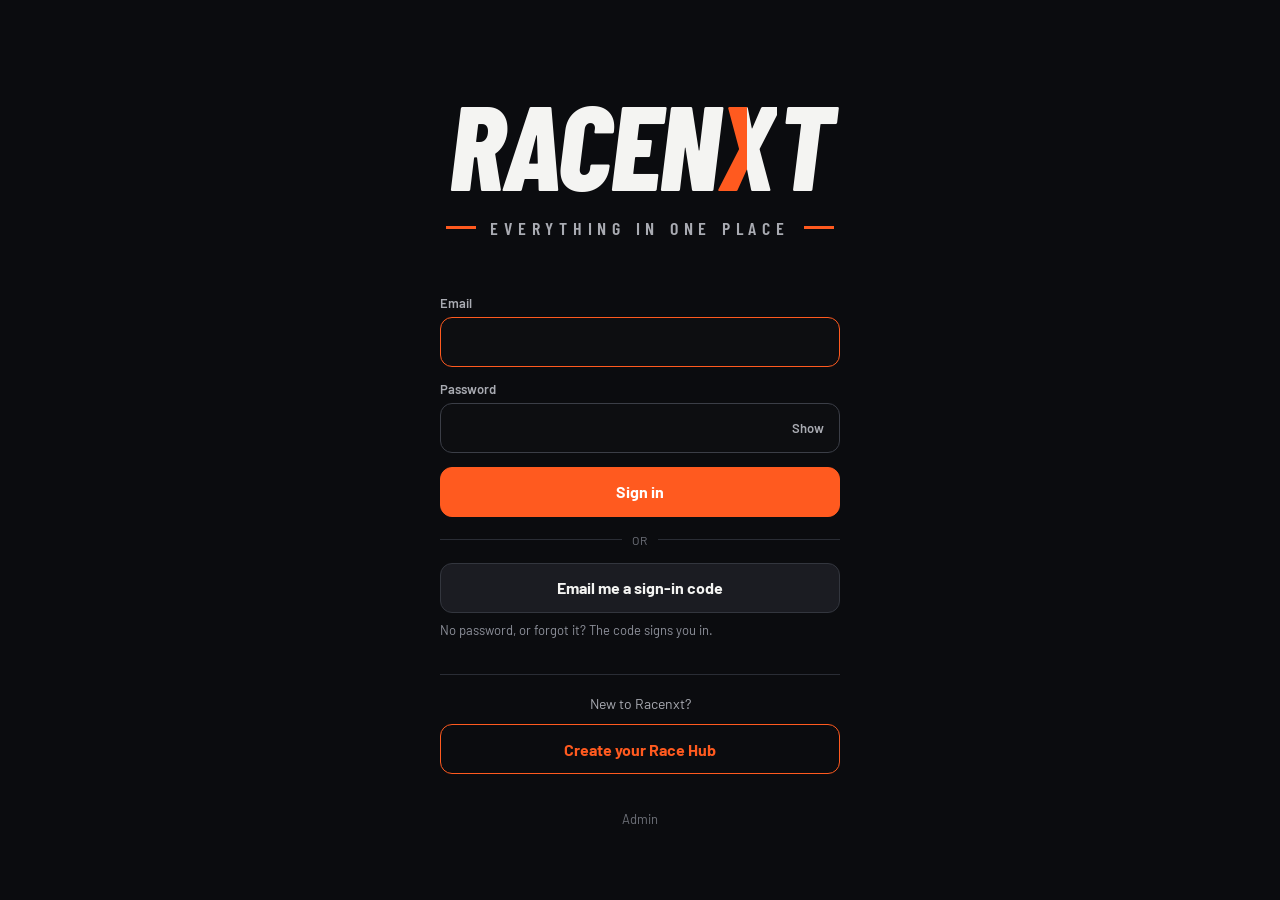
<file: docs/index.html>
<!doctype html>
<html lang="en">
<head>
<meta charset="utf-8">
<meta name="viewport" content="width=device-width, initial-scale=1, viewport-fit=cover">
<title>Racenxt – Everything in one place</title>
<meta name="description" content="Race Hub pages for athletes: calendar, schedules, where to watch, car and sponsors, in one link fans can open anywhere.">
<meta name="theme-color" content="#0B0C0F">
<link rel="preconnect" href="https://fonts.googleapis.com">
<link href="https://fonts.googleapis.com/css2?family=Barlow:wght@400;500;600;700&family=Barlow+Condensed:ital,wght@0,600;0,700;1,800&display=swap" rel="stylesheet">
<style>
  :root{--acc:#FF5A1F;--ink:#F4F4F2;--bg:#0B0C0F;--dim:#A9ABB2;--line:#26282e}
  *{box-sizing:border-box}
  body{margin:0;min-height:100svh;display:flex;flex-direction:column;align-items:center;justify-content:center;background:var(--bg);color:var(--ink);font:16px/1.5 Barlow,system-ui,sans-serif;text-align:center;padding:40px 20px calc(28px + env(safe-area-inset-bottom))}
  .logo{font:800 italic clamp(58px,15vw,120px)/1 'Barlow Condensed',sans-serif;letter-spacing:-2px}
  .logo .x{background:linear-gradient(90deg,var(--acc) 50%,var(--ink) 50%);-webkit-background-clip:text;background-clip:text;-webkit-text-fill-color:transparent;padding-right:4px}
  .tag{display:flex;align-items:center;justify-content:center;gap:14px;margin-top:14px;font:600 clamp(13px,3.2vw,18px) 'Barlow Condensed';letter-spacing:.32em;text-transform:uppercase;color:var(--dim);white-space:nowrap}
  @media (max-width:420px){.tag{letter-spacing:.2em;gap:10px}.tag i{width:20px}}
  .tag i{width:30px;height:3px;background:var(--acc)}
  .box{width:100%;max-width:400px;margin-top:clamp(32px,7vh,56px)}
  .me{display:grid;gap:12px;text-align:left}
  .me-h{display:flex;align-items:center;gap:12px;padding:14px;border:1px solid #2a2d35;border-radius:16px;background:#14151a}
  .me-h i{width:42px;height:42px;flex:none;border-radius:50%;background:#22242b center/cover;display:grid;place-items:center;font:700 16px Barlow;font-style:normal;color:#cfd0d4}
  .me-h span{display:grid;min-width:0} .me-h small{color:#8e919b;font-size:13px} .me-h b{font-weight:600;white-space:nowrap;overflow:hidden;text-overflow:ellipsis}
  .b{height:50px;border-radius:12px;border:1px solid #33363e;background:#1b1c22;color:var(--ink);font:700 16px Barlow,system-ui,sans-serif;cursor:pointer;display:flex;align-items:center;justify-content:center;text-decoration:none}
  .b.pri{background:var(--acc);border-color:var(--acc);color:#fff}
  .lnk{background:none;border:0;color:#8e919b;font:600 14px Barlow,sans-serif;cursor:pointer;padding:8px;justify-self:center}
  .lnk:hover{color:var(--ink)}
  footer{margin-top:36px;font-size:13px;color:#6e7179}
  footer a{color:#6e7179;text-decoration:none} footer a:hover{color:var(--dim)}
</style>
<script src="config.js?v=20261125-020701"></script>
<script src="rnx-auth.js?v=20261125-020701"></script>
</head>
<body>
  <div class="logo" role="img" aria-label="Racenxt">RACEN<span class="x">X</span>T</div>
  <div class="tag"><i></i>Everything in one place<i></i></div>
  <main class="box" id="box"></main>
  <footer><a href="admin.html">Admin</a></footer>
<script>
(() => {
  const C = window.RNX_CONFIG, box = document.getElementById("box"), KEY = "rnx_sess";
  const esc = s => String(s ?? "").replace(/[&<>"']/g, c => ({ "&": "&amp;", "<": "&lt;", ">": "&gt;", '"': "&quot;", "'": "&#39;" }[c]));
  const get = () => { try { return JSON.parse(localStorage.getItem(KEY) || "null"); } catch (e) { return null; } };
  const set = v => { try { v ? localStorage.setItem(KEY, JSON.stringify(v)) : localStorage.removeItem(KEY); } catch (e) {} };
  const H = { apikey: C.key, "Content-Type": "application/json" };
  // a valid access token for the saved session, renewed if it has expired (null: not signed in)
  async function token() {
    const s = get(); if (!s) return null;
    if (s.expires_at - 60 > Date.now() / 1000) return s.access_token;
    try {
      const r = await fetch(`${C.url}/auth/v1/token?grant_type=refresh_token`, { method: "POST", headers: H, body: JSON.stringify({ refresh_token: s.refresh_token }) });
      if (!r.ok) { if ([400, 401, 403].includes(r.status)) set(null); return null; }
      const j = await r.json(); set({ access_token: j.access_token, refresh_token: j.refresh_token, expires_at: Date.now() / 1000 + j.expires_in }); return j.access_token;
    } catch (e) { return s.access_token; }
  }
  function signIn(note) {
    rnxAuth(box, { simple: true, mode: /[?&]new\b/.test(location.search) ? "signup" : "signin", note, onSession: s => { set(s); location.href = "app.html"; } });
  }
  // already signed in: say who, and let them choose (no silent sign-in, no new page by accident)
  async function signedIn(t) {
    const u = await fetch(`${C.url}/auth/v1/user`, { headers: { ...H, Authorization: `Bearer ${t}` } }).then(r => r.ok ? r.json() : null).catch(() => null);
    if (!u) { set(null); return signIn(); }
    let pages = [];
    try { pages = await fetch(`${C.url}/rest/v1/profile_members?user_id=eq.${u.id}&select=profiles(id,slug,display_name,photo_url,hero_url)&order=created_at`, { headers: { ...H, Authorization: `Bearer ${t}` } }).then(r => r.ok ? r.json() : []); } catch (e) {}
    const p = (pages[0] || {}).profiles, ph = p && (p.photo_url || p.hero_url);
    box.innerHTML = `<div class="me">
      <div class="me-h"><i style="${ph ? `background-image:url('${esc(ph)}')` : ""}">${ph ? "" : esc((u.email || "?")[0].toUpperCase())}</i><span><small>Signed in as</small><b>${esc(u.email || "")}</b></span></div>
      ${p ? `<a class="b pri" href="app.html">Open ${esc(p.display_name)}’s page</a>` : `<a class="b pri" href="app.html">Create your Race Hub</a>`}
      ${p ? `<a class="b" href="app.html?new=1">Create another page</a>` : ""}
      <button type="button" class="lnk" id="out">Not you? Sign out</button></div>`;
    document.getElementById("out").onclick = () => { set(null); try { localStorage.removeItem("rnx_profile"); } catch (e) {} signIn("Signed out."); };
  }
  token().then(t => t ? signedIn(t) : signIn());
})();
</script>
</body>
</html>
</file>
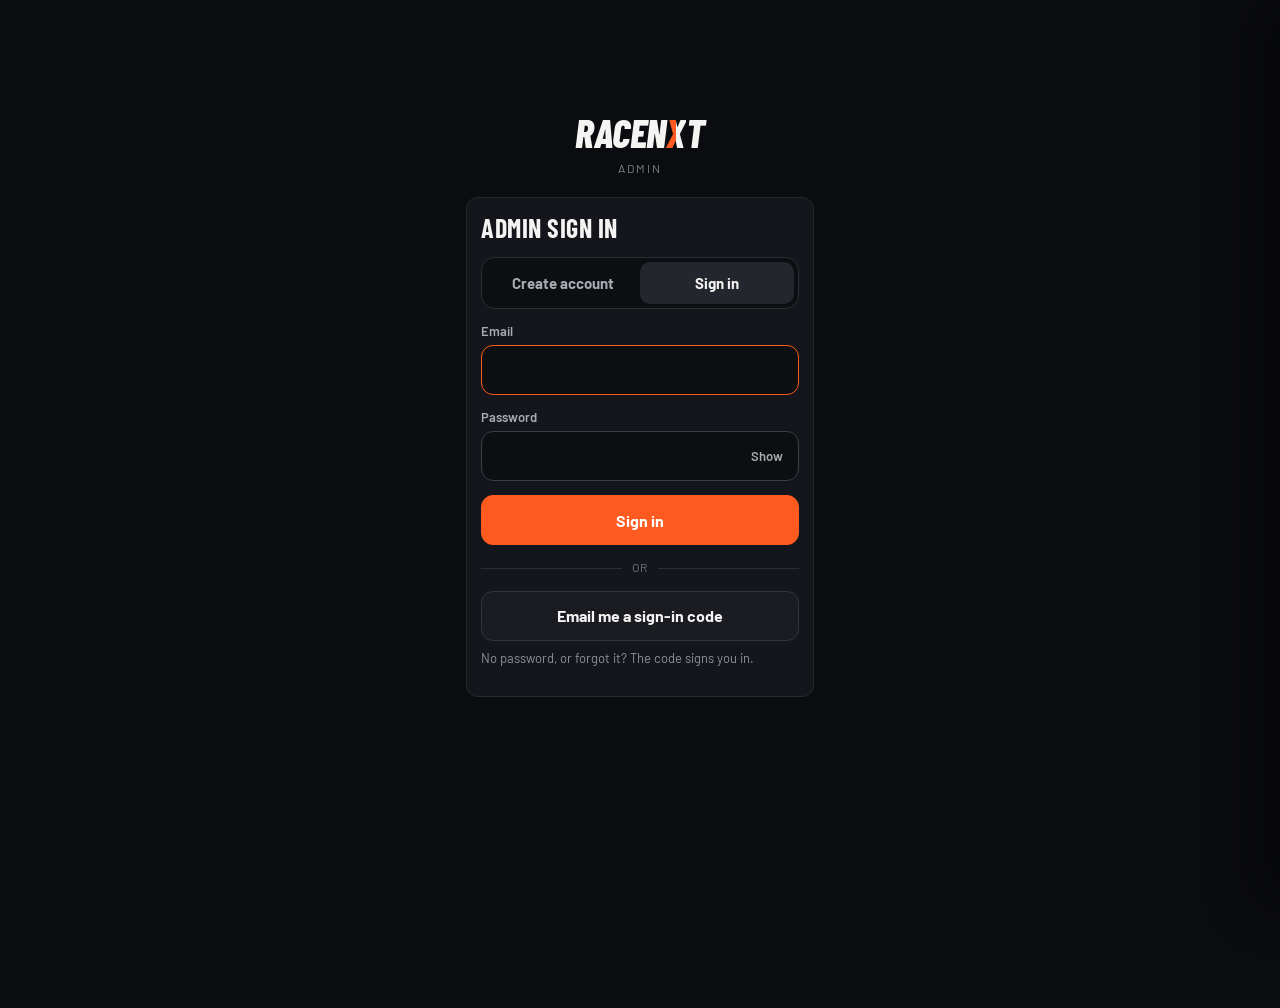
<file: docs/admin.html>
<!doctype html>
<html lang="en">
<head>
<meta charset="utf-8">
<meta name="viewport" content="width=device-width, initial-scale=1, viewport-fit=cover">
<meta name="robots" content="noindex">
<title>Racenxt Admin</title>
<link rel="preconnect" href="https://fonts.googleapis.com">
<link href="https://fonts.googleapis.com/css2?family=Barlow:wght@400;500;600&family=Barlow+Condensed:ital,wght@0,600;0,700;0,800;1,800&display=swap" rel="stylesheet">
<script src="config.js?v=20261125-020701"></script>
<script src="rnx-auth.js?v=20261125-020701"></script>
<script src="rnx-ui.js?v=20261125-020701"></script>
<style>
  :root{--bg:#0b0c0f;--side:#101115;--panel:#15161b;--panel2:#1b1c22;--line:#26282e;--line2:#33363d;--text:#f4f4f2;--dim:#a9abb2;--mute:#7d808a;--acc:#FF5A1F;--good:#5fcf6e;--warn:#f2b20f;--bad:#e8352f;--side-w:232px}
  *{box-sizing:border-box}
  html,body{height:100%}
  body{margin:0;background:var(--bg);color:var(--text);font:15px/1.45 Barlow,system-ui,sans-serif;-webkit-font-smoothing:antialiased}
  a{color:var(--text)}
  button,input,select,textarea{font:inherit;color:inherit}
  .brand{font:800 italic 24px 'Barlow Condensed',sans-serif;letter-spacing:-.5px;white-space:nowrap}
  .brand .x{background:linear-gradient(90deg,var(--acc) 50%,var(--text) 50%);-webkit-background-clip:text;background-clip:text;-webkit-text-fill-color:transparent;padding-right:2px}
  .brand small{font:600 11px Barlow;letter-spacing:.16em;text-transform:uppercase;color:var(--mute);font-style:normal;margin-left:6px}
  /* layout */
  .layout{display:grid;grid-template-columns:var(--side-w) 1fr;min-height:100%}
  aside{background:var(--side);border-right:1px solid var(--line);position:sticky;top:0;height:100vh;display:flex;flex-direction:column;padding:18px 12px}
  aside .brand{padding:2px 10px 18px}
  aside nav{display:flex;flex-direction:column;gap:2px;flex:1}
  aside .grp{font:600 11px Barlow;letter-spacing:.14em;text-transform:uppercase;color:var(--mute);padding:14px 10px 6px;margin-top:10px;border-top:1px solid var(--line,#24262d)}
  aside a.nav{display:flex;align-items:center;gap:10px;padding:9px 10px;border-radius:9px;text-decoration:none;color:var(--dim);font-weight:500}
  aside a.nav svg{width:18px;height:18px;flex:none}
  aside a.nav:hover{background:var(--panel);color:var(--text)}
  aside a.nav.on{background:var(--panel2);color:var(--text);box-shadow:inset 3px 0 0 var(--acc)}
  aside a.nav .badge{margin-left:auto;min-width:20px;height:20px;line-height:20px;border-radius:10px;background:var(--acc);color:#fff;font-size:11px;text-align:center;padding:0 6px}
  aside .me{border-top:1px solid var(--line);padding:12px 10px 0;font-size:13px;color:var(--mute);display:flex;flex-direction:column;gap:8px}
  .top{display:none}
  main{min-width:0;padding:22px 26px 60px;max-width:1240px}
  @media (max-width:860px){
    .layout{grid-template-columns:1fr}
    aside{position:fixed;inset:0 auto 0 0;width:min(280px,84vw);z-index:20;transform:translateX(-100%);transition:transform .2s ease;box-shadow:0 0 40px rgba(0,0,0,.5)}
    body.menu aside{transform:none}
    body.menu .scrim{display:block}
    .top{display:flex;align-items:center;gap:12px;padding:10px 14px;border-bottom:1px solid var(--line);position:sticky;top:0;background:rgba(11,12,15,.92);backdrop-filter:blur(8px);z-index:10}
    .top button{width:40px;height:40px;border-radius:10px;border:1px solid var(--line);background:var(--panel);display:flex;align-items:center;justify-content:center}
    main{padding:16px 14px 60px}
  }
  .scrim{display:none;position:fixed;inset:0;background:rgba(0,0,0,.5);z-index:15}
  /* page */
  .ph{display:flex;align-items:center;gap:12px;flex-wrap:wrap;margin-bottom:16px}
  .ph h1{font:700 26px 'Barlow Condensed';letter-spacing:.02em;text-transform:uppercase;margin:0;flex:1;min-width:0}
  .crumb{font-size:13px;color:var(--mute);margin-bottom:6px}
  .back{display:inline-flex;align-items:center;gap:6px;height:34px;padding:0 12px 0 8px;margin-bottom:12px;border:1px solid var(--line);border-radius:10px;background:var(--panel);color:var(--dim);text-decoration:none;font-weight:600;font-size:14px}
  .back:hover{color:var(--text);border-color:var(--line2)}
  .back svg{width:18px;height:18px}
  /* sport picker: tiles, ready for many sports */
  .sp-grid{display:grid;grid-template-columns:repeat(auto-fill,minmax(118px,1fr));gap:8px;max-height:300px;overflow-y:auto;padding:2px}
  .sp-tile{position:relative;display:flex;flex-direction:column;align-items:center;justify-content:center;gap:8px;min-height:92px;padding:12px 8px;border:1.5px solid var(--line2);border-radius:12px;background:#202128;color:var(--dim);cursor:pointer;font-weight:600;font-size:14px}
  .sp-tile:hover{border-color:var(--mute);color:var(--text)}
  .sp-tile .sp-ic{width:44px;max-height:26px}
  .sp-tile[aria-checked="true"]{border-color:var(--acc);color:var(--text);background:rgba(255,90,31,.08)}
  .sp-tile[aria-checked="true"]::after{content:"✓";position:absolute;top:6px;right:8px;width:18px;height:18px;border-radius:50%;background:var(--acc);color:#fff;font-size:11px;line-height:18px;text-align:center}
  .sp-find{margin-bottom:8px}
  .ag-sec{margin-bottom:18px}
  .ag-sec textarea{width:100%}
  .ag-list{display:grid;gap:6px}
  .ag-ch,.ag-p{border:1px solid var(--line2);border-radius:10px;background:#1b1c21;padding:0 12px}
  .ag-ch[open],.ag-p[open]{padding-bottom:12px}
  .ag-ch summary,.ag-p summary{display:flex;align-items:center;gap:10px;min-height:46px;cursor:pointer;list-style:none;flex-wrap:wrap;padding:6px 0}
  .ag-ch summary::-webkit-details-marker,.ag-p summary::-webkit-details-marker{display:none}
  .ag-ch summary img{height:18px;max-width:60px;object-fit:contain}
  .ag-ch summary .muted,.ag-p summary .muted{font-size:13px}
  .ag-p summary b{min-width:220px}
  .ag-p + .ag-p{margin-top:6px}
  .ag-p pre,.ag-ans{white-space:pre-wrap;word-break:break-word;background:#141519;border:1px solid var(--line2);border-radius:8px;padding:12px;font-size:12.5px;line-height:1.5;max-height:420px;overflow:auto;margin:4px 0 0}
  .ag-ul{margin:0;padding-left:18px;font-size:14px;line-height:1.6;word-break:break-all}
  .tz-note{font-size:13px;color:var(--dim);margin:0 0 8px}
  .tz-note b{color:var(--text);font-weight:600}
  .rc-wl{display:flex;flex-wrap:wrap;gap:6px 16px;align-items:baseline;font-size:14px}
  .rc-wl .muted{font-size:12px;letter-spacing:.08em;text-transform:uppercase}
  .pre-l{background:#17181d;border:1px solid var(--line2);border-radius:8px;padding:10px 12px;font-size:14px;word-break:break-all}
  .dp-q{width:100%;margin-bottom:8px}
  .dp-q input{width:100%}
  .dp-list{display:grid;grid-template-columns:repeat(auto-fill,minmax(150px,1fr));grid-auto-rows:max-content;gap:6px;max-height:212px;overflow-y:auto;overscroll-behavior:contain;padding:2px}
  .dp-row{display:flex;align-items:center;gap:10px;min-height:44px;padding:8px 10px;border:1.5px solid var(--line2);border-radius:10px;background:#202128;color:var(--dim);cursor:pointer;font:600 14px/1.2 inherit;text-align:left}
  .dp-row:hover{border-color:var(--mute);color:var(--text)}
  .dp-row .sp-ic{flex:none;width:34px;max-height:18px}
  .dp-row[aria-selected="true"]{border-color:var(--acc);color:var(--text);background:rgba(255,90,31,.08)}
  .dp-new{border-style:dashed}
  .dp-new b{flex:none;width:34px;text-align:center;font-size:18px;color:var(--acc)}
  .nd-box{width:min(620px,100%);text-align:left}
  .nd-grid{display:grid;grid-template-columns:220px 1fr;gap:16px;margin:14px 0 18px}
  .nd-pv{display:grid;place-items:center;gap:12px;min-height:200px;border:1px solid var(--line2);border-radius:12px;background:#17181d;padding:14px;text-align:center}
  .nd-big .sp-ic{width:170px;max-height:90px;color:var(--text)}
  .nd-sm{display:flex;gap:10px;align-items:center}
  .nd-sm .sp-tile{padding:10px 12px}
  @media (max-width:640px){ .nd-grid{grid-template-columns:1fr} }
  /* sport filter menu */
  .menu-wrap{position:relative}
  .menu-pop{position:absolute;top:calc(100% + 6px);left:0;min-width:220px;max-height:320px;overflow-y:auto;background:var(--panel2);border:1px solid var(--line2);border-radius:12px;padding:6px;z-index:30;box-shadow:0 10px 30px rgba(0,0,0,.4)}
  .menu-pop button{display:flex;align-items:center;gap:10px;width:100%;height:38px;padding:0 10px;border:0;border-radius:8px;background:none;color:var(--dim);font-weight:600;cursor:pointer;text-align:left}
  .menu-pop button:hover,.menu-pop button:focus-visible{background:var(--panel);color:var(--text)}
  .menu-pop button.on{color:var(--text)} .menu-pop button.on::after{content:"✓";margin-left:auto;color:var(--acc)}
  .menu-pop .sp-ic,.btn .sp-ic{width:28px;max-height:16px}
  /* AI setup window */
  .ai-modal{position:fixed;inset:0;background:rgba(0,0,0,.6);display:flex;align-items:center;justify-content:center;z-index:60;padding:20px}
  .ai-box{background:var(--panel);border:1px solid var(--line2);border-radius:16px;padding:26px 24px 20px;width:min(440px,100%);text-align:center}
  .ai-box h2{font:700 24px 'Barlow Condensed';text-transform:uppercase;letter-spacing:.02em;margin:14px 0 4px}
  .ai-box .spin{width:38px;height:38px;border-width:3px;margin:0 auto}
  .ai-box ul{list-style:none;padding:0;margin:18px 0;text-align:left;display:grid;gap:8px;font-size:14px;color:var(--dim)}
  .ai-box li::before{content:"✦";color:var(--acc);margin-right:10px}
  .ai-box .t{font-variant-numeric:tabular-nums}
  .crumb a{color:var(--dim);text-decoration:none} .crumb a:hover{color:var(--text)}
  h3{font:700 14px Barlow;letter-spacing:.1em;text-transform:uppercase;margin:24px 0 10px;color:var(--mute)}
  .bar{display:flex;flex-wrap:wrap;gap:8px;align-items:center;margin-bottom:12px}
  .grow{flex:1}
  .btn{height:36px;padding:0 14px;border-radius:10px;border:1px solid var(--line);background:var(--panel2);cursor:pointer;font-weight:600;white-space:nowrap;display:inline-flex;align-items:center;gap:6px;text-decoration:none}
  .btn:hover{border-color:var(--line2)}
  .btn:disabled{opacity:.4;cursor:not-allowed}
  .btn.pri{background:var(--acc);color:#fff;border-color:var(--acc)}
  .btn.pri:hover{background:#ff6f3a;border-color:#ff6f3a}
  .btn.good{background:var(--good);color:#0b0c0f;border-color:var(--good)}
  .btn.bad{color:var(--bad)}
  .btn.sm{height:30px;padding:0 10px;font-size:13px;border-radius:8px}
  .btn.icon{width:32px;padding:0;justify-content:center}
  input,select,textarea{background:#202128;border:1px solid var(--line2);border-radius:10px;padding:9px 12px;min-height:42px;width:100%;font-size:15px}
  input::placeholder,textarea::placeholder{color:#5d6069}
  textarea{min-height:110px;resize:vertical;font-family:ui-monospace,Menlo,monospace;font-size:13px}
  input:focus,select:focus,textarea:focus,.btn:focus-visible,a:focus-visible{outline:2px solid var(--acc);outline-offset:1px}
  label.f{display:block;font-size:13px;font-weight:600;color:var(--dim);margin:0 0 6px}
  .help{font-size:12px;color:var(--mute);margin-top:4px}
  .search{position:relative;max-width:320px;flex:1;min-width:180px}
  .search input{padding-left:34px}
  .search svg{position:absolute;left:10px;top:50%;transform:translateY(-50%);width:16px;height:16px;color:var(--mute)}
  .seg{display:inline-flex;background:var(--panel);border:1px solid var(--line);border-radius:10px;padding:3px;gap:2px;overflow-x:auto;max-width:100%}
  .seg button{height:30px;padding:0 12px;border:0;border-radius:7px;background:none;color:var(--dim);font-weight:600;cursor:pointer;white-space:nowrap}
  .seg button.on{background:var(--text);color:#0b0c0f}
  .kpis{display:grid;grid-template-columns:repeat(auto-fill,minmax(160px,1fr));gap:10px;margin-bottom:8px}
  .kpi{background:var(--panel);border:1px solid var(--line);border-radius:12px;padding:12px 14px}
  .kpi b{display:block;font:700 28px 'Barlow Condensed'} .kpi span{font-size:12px;letter-spacing:.06em;text-transform:uppercase;color:var(--mute)}
  .card{background:var(--panel);border:1px solid var(--line);border-radius:12px;padding:14px}
  .tbl{overflow-x:auto;border:1px solid var(--line);border-radius:12px;background:var(--panel)}
  table{width:100%;border-collapse:collapse}
  th,td{text-align:left;padding:10px 12px;border-bottom:1px solid var(--line);vertical-align:middle}
  th{font:600 11px Barlow;letter-spacing:.1em;text-transform:uppercase;color:var(--mute);background:var(--panel2);white-space:nowrap}
  tr:last-child td{border-bottom:0}
  tr.click{cursor:pointer} tr.click:hover td{background:#1a1b21}
  tr.sel td{background:#1d1e25}
  td.num{color:var(--mute);width:40px}
  .nowrap{white-space:nowrap}
  .muted{color:var(--mute)} .dim{color:var(--dim)}
  .st{display:inline-block;white-space:nowrap;padding:2px 9px;border-radius:999px;font-size:12.5px;font-weight:600;border:1px solid var(--line);color:var(--dim)}
  .st.good{color:#7ddf9a;border-color:rgba(95,207,110,.35);background:rgba(95,207,110,.08)} .st.warn{color:#f2b20f;border-color:rgba(242,178,15,.35);background:rgba(242,178,15,.08)} .st.bad{color:#ff8a7a;border-color:rgba(232,53,47,.4);background:rgba(232,53,47,.08)}
  .light{display:inline-block;width:9px;height:9px;border-radius:50%;margin-right:7px;vertical-align:1px}
  .spr{margin:0 0 18px} .spr-grid{display:grid;grid-template-columns:repeat(auto-fill,minmax(340px,1fr));gap:12px} .spr .card.rv{margin:0} .spr .rv-lg.vk .car-ic{height:13px;width:auto;max-width:44px;color:#d5d6d9} .kv.spk{grid-template-columns:90px minmax(0,1fr)}
  .vcls{display:flex;flex-wrap:wrap;gap:4px;margin-top:5px} .vcls span{padding:1px 8px;border-radius:999px;background:#23262d;border:1px solid #2f323a;color:#c9cbd0;font:600 11.5px Barlow,sans-serif;letter-spacing:.02em}
  .vk{display:inline-flex;align-items:center;gap:8px;color:#d5d6d9;white-space:nowrap} .vk .car-ic{height:12px;width:auto;max-width:40px} .vk small{font-size:13px;color:var(--dim)} .vk.guess{opacity:.55}
  .vkp{display:flex;flex-wrap:wrap;gap:6px} .vkp button{display:inline-flex;align-items:center;gap:8px;height:40px;padding:0 12px;border-radius:12px;border:1px solid var(--line);background:none;color:var(--dim);font:600 14px Barlow,sans-serif;cursor:pointer} .vkp button .car-ic{height:12px;width:auto;max-width:40px} .vkp button.on{border-color:var(--acc);color:var(--ink,#f4f4f2);background:rgba(255,90,31,.1)}
  .chip{display:inline-flex;align-items:center;gap:5px;padding:2px 8px;border-radius:10px;font-size:12px;border:1px solid var(--line);color:var(--dim);white-space:nowrap}
  .clsx{display:flex;flex-wrap:wrap;gap:8px} .clsx button{font:600 14px Barlow;padding:7px 12px;border-radius:999px;border:1px solid var(--line);background:none;color:var(--dim);cursor:pointer}
  .clsx button[aria-pressed="true"]{background:var(--text);color:var(--bg);border-color:var(--text)}
  .chip.good{color:var(--good);border-color:#2f5a35} .chip.warn{color:var(--warn);border-color:#5a4a1a} .chip.bad{color:var(--bad);border-color:#5a2420}
  .logo-sm{width:34px;height:22px;object-fit:contain;display:block}
  .logo-ph{width:34px;height:22px;border-radius:5px;background:var(--panel2);border:1px solid var(--line);display:flex;align-items:center;justify-content:center;font:700 9px Barlow;color:var(--mute)}
  .empty{padding:28px;text-align:center;color:var(--mute)}
  .pager{display:flex;gap:8px;align-items:center;justify-content:flex-end;margin-top:10px;color:var(--mute);font-size:13px}
  .head-card{display:flex;gap:16px;align-items:center;flex-wrap:wrap}
  .head-card img{height:44px;max-width:110px;object-fit:contain}
  .head-card .links{display:flex;gap:14px;flex-wrap:wrap;font-size:13px}
  .head-card .links a{color:var(--dim)}
  /* drawer */
  .drawer{position:fixed;top:0;right:0;bottom:0;width:min(720px,100vw);background:#111216;border-left:1px solid var(--line);z-index:30;transform:translateX(100%);transition:transform .22s ease;display:flex;flex-direction:column;box-shadow:-20px 0 50px rgba(0,0,0,.45)}
  body.drawer-on .drawer{transform:none}
  body.drawer-on .scrim2{display:block}
  .scrim2{display:none;position:fixed;inset:0;background:rgba(0,0,0,.45);z-index:25}
  .dr-h{display:flex;align-items:center;gap:10px;padding:18px 20px;border-bottom:1px solid var(--line2);background:#16171c;box-shadow:inset 0 3px 0 var(--acc)}
  .dr-h b{flex:1;font:700 22px 'Barlow Condensed';text-transform:uppercase;letter-spacing:.03em}
  body.drawer-on{overflow:hidden}
  .dr-b{grid-auto-rows:max-content;flex:1 1 auto;min-height:0;overflow-y:auto;-webkit-overflow-scrolling:touch;overscroll-behavior:contain;padding:18px 20px;display:grid;gap:14px;align-content:start}
  .dr-f{display:flex;gap:8px;justify-content:flex-end;padding:14px 20px;border-top:1px solid var(--line2);background:#16171c}
  .tt-peek{margin-top:6px} .tt-peek summary{cursor:pointer;list-style:none;display:inline-block} .tt-peek summary::-webkit-details-marker{display:none}
  .tt-box{margin-top:8px;padding:4px 12px;background:#0d0e11;border:1px solid #2d2f37;border-radius:10px;max-width:520px}
  .tt-box .rc-ses{font-size:13px;padding:6px 0;grid-template-columns:50px 1fr auto}
  .rc-meta{display:flex;flex-wrap:wrap;gap:8px 18px;color:var(--dim);font-size:14px}
  .rc-meta b{color:var(--text);font-weight:600}
  .rc-day{font:700 12px Barlow;letter-spacing:.1em;text-transform:uppercase;color:var(--mute);margin:6px 0 2px}
  .rc-ses{display:grid;grid-template-columns:62px 1fr auto;gap:12px;align-items:baseline;padding:9px 0;border-bottom:1px solid #2a2c33;font-size:15px}
  .rc-ses:last-child{border-bottom:0}
  .rc-ses time{font-variant-numeric:tabular-nums;font-weight:700}
  .rc-ses .t{font-size:12px;color:var(--mute)}
  .rc-ses.race b{color:var(--acc)}
  .rc-empty{border:1.5px dashed #3b3e47;border-radius:12px;padding:18px;text-align:center;color:var(--dim);display:grid;gap:12px;justify-items:center}
  .rc-link{display:flex;align-items:center;gap:10px;padding:10px 12px;background:#0d0e11;border:1px solid #3b3e47;border-radius:10px;overflow:hidden}
  .rc-link a{flex:1;min-width:0;overflow:hidden;text-overflow:ellipsis;white-space:nowrap;color:var(--text)}
  .se-day{background:#0d0e11;border:1px solid #2d2f37;border-radius:12px;padding:12px;display:grid;gap:8px}
  .se-day h5{margin:0;font:700 14px Barlow;color:var(--text);display:flex;align-items:center}
  .se-row{display:grid;grid-template-columns:110px 1fr 92px 34px;gap:8px;align-items:center}
  .se-row.cls{grid-template-columns:110px 1fr 120px 92px 34px} .se-row select{min-height:40px}
  @media (max-width:600px){ .se-row.cls{grid-template-columns:96px 1fr 34px} .se-row.cls .se-c{grid-column:1/3} }
  .se-row input{min-height:40px}
  .se-row .min{position:relative} .se-row .min input{padding-right:38px} .se-row .min span{position:absolute;right:10px;top:50%;transform:translateY(-50%);font-size:12px;color:var(--mute);pointer-events:none}
  .se-head{display:grid;grid-template-columns:110px 1fr 92px 34px;gap:8px;font-size:12px;color:var(--mute);font-weight:600}
  @media (max-width:560px){.se-row,.se-head{grid-template-columns:96px 1fr 34px}.se-row .min,.se-head .h-min{display:none}}
  .fs{background:#1a1b21;border:1px solid #2d2f37;border-radius:14px;padding:16px;display:grid;gap:14px}
  .fs > h4{margin:0;display:flex;align-items:baseline;gap:10px;font:700 13px Barlow;letter-spacing:.12em;text-transform:uppercase;color:var(--text)}
  .fs > h4 i{width:6px;height:6px;border-radius:50%;background:var(--acc);display:inline-block;transform:translateY(-2px)}
  .fs > h4 small{font-weight:500;letter-spacing:0;text-transform:none;color:var(--mute);font-size:13px}
  .drawer input,.drawer select,.drawer textarea{background:#0d0e11;border-color:#3b3e47;color:var(--text)}
  .drawer input:hover,.drawer select:hover,.drawer textarea:hover{border-color:#50545e}
  .drawer label.f{color:#e9e9e6}
  .drawer .help{color:#8e919b}
  .dup{display:grid;gap:8px;padding:12px 14px;border-radius:14px;border:1px solid;font-size:14px}
  .dup.bad{border-color:#5a2420;background:color-mix(in srgb,var(--bad) 10%,transparent)} .dup.bad b{color:var(--bad)}
  .dup.warn{border-color:#5a4a1a;background:color-mix(in srgb,var(--warn) 9%,transparent)} .dup.warn b{color:var(--warn)}
  .dup a{color:var(--text);text-decoration:none;padding:8px 10px;border-radius:10px;background:#1d2026;border:1px solid #2a2d35;min-height:20px}
  .dup a:hover{border-color:#3a3d46;background:#23262d} .dup span{color:var(--dim);font-size:13px}
  #dr-ok:disabled{opacity:.45;cursor:not-allowed}
  .cars-rv{display:grid;gap:8px}
  .car-rv{border:1px solid var(--line2);border-radius:14px;padding:10px 12px;background:var(--panel2)}
  .car-rv.lib{padding:8px 12px}
  .car-hd{display:flex;flex-wrap:wrap;align-items:center;gap:8px;cursor:pointer;font-size:14.5px}
  .car-hd input{width:18px;height:18px;margin:0;accent-color:var(--acc)}
  .car-specs{display:grid;grid-template-columns:repeat(auto-fill,minmax(210px,1fr));gap:4px 16px;margin-top:8px;font-size:13px}
  .car-specs>div{display:grid;grid-template-columns:86px 1fr;gap:8px}
  .drawer .sp-tile{background:#0d0e11;border-color:#3b3e47}
  .drawer .drop{background:#0d0e11;border-color:#3b3e47}
  .two{display:grid;grid-template-columns:1fr 1fr;gap:12px}
  .sess{display:grid;gap:6px}
  .srow{display:grid;grid-template-columns:128px 118px 1fr 116px 70px 32px;gap:6px;align-items:center}
  .srow.h{font-size:11px;letter-spacing:.08em;text-transform:uppercase;color:var(--mute)}
  .srow input,.srow select{min-height:34px;padding:6px 8px;font-size:14px}
  @media (max-width:560px){.two{grid-template-columns:1fr}.srow{grid-template-columns:1fr 1fr;padding:8px;border:1px solid var(--line);border-radius:10px}.srow.h{display:none}.srow .lab{grid-column:1/-1}}
  .login{max-width:380px;margin:12vh auto;text-align:center;padding:0 16px}
  .login .card{text-align:left;display:grid;gap:12px;margin-top:20px}
  .toast{position:fixed;left:50%;bottom:24px;transform:translateX(-50%);background:var(--text);color:#0b0c0f;padding:10px 16px;border-radius:10px;font-weight:600;opacity:0;transition:opacity .2s;pointer-events:none;z-index:40}
  .toast.on{opacity:1}
  .ai-dock{position:fixed;right:18px;top:18px;display:grid;gap:8px;z-index:45;max-width:min(380px,calc(100vw - 36px))}
  /* with an edit panel open, the notes sit just left of it (or wait until it closes on small screens) */
  body.drawer-on .ai-dock{right:calc(min(720px,100vw) + 18px)}
  @media (max-width:1140px){ body.drawer-on .ai-dock{display:none} }
  .ai-card{background:var(--panel2);border:1px solid var(--line2);border-radius:12px;padding:12px 14px;font-size:14px;box-shadow:0 8px 24px rgba(0,0,0,.35);display:flex;gap:10px;align-items:flex-start}
  .ai-card .grow{flex:1}
  .ai-card .x{background:none;border:0;color:var(--mute);font-size:18px;cursor:pointer;line-height:1;padding:0 2px}
  .spin{width:16px;height:16px;border:2px solid var(--line2);border-top-color:var(--acc);border-radius:50%;animation:sp 0.9s linear infinite;flex:none;margin-top:2px}
  @keyframes sp{to{transform:rotate(360deg)}}
  @media (prefers-reduced-motion:reduce){.spin{animation-duration:3s}}
  .btn.ai::before{content:"✦";color:var(--acc);margin-right:6px}
  /* review cards */
  .card.rv{padding:0;margin-bottom:14px;overflow:hidden}
  .rv-h{display:flex;align-items:center;gap:12px;padding:14px 16px;border-bottom:1px solid var(--line)}
  .rv-lg{width:46px;height:30px;flex:none;display:grid;place-items:center} .rv-lg img{max-width:46px;max-height:30px;object-fit:contain} .rv-lg span{font:700 12px 'Barlow Condensed';letter-spacing:.06em;color:var(--dim);border:1px solid var(--line2);border-radius:6px;padding:2px 5px}
  .rv-t{flex:1;min-width:0;display:grid;gap:1px} .rv-t b{font-size:16px;font-weight:600;line-height:1.25} .rv-t small{font-size:12.5px;color:var(--mute)}
  .rv-k{flex:none;align-self:flex-start;padding:3px 9px;border-radius:999px;font:700 11px Barlow;letter-spacing:.08em;text-transform:uppercase;border:1px solid}
  .rv-k.t-cal{color:#FF8A5C;border-color:rgba(255,90,31,.35);background:rgba(255,90,31,.08)} .rv-k.t-tt{color:#7fb2ff;border-color:rgba(47,123,255,.35);background:rgba(47,123,255,.08)}
  .rv-k.t-tv{color:#7ddf9a;border-color:rgba(95,207,110,.35);background:rgba(95,207,110,.08)} .rv-k.t-id{color:#c7a3ff;border-color:rgba(160,110,255,.35);background:rgba(160,110,255,.08)} .rv-k.t-bad{color:#ff8a7a;border-color:rgba(232,53,47,.4);background:rgba(232,53,47,.08)}
  .rv-b{padding:14px 16px;display:grid;gap:12px}
  .rv-src{display:flex;flex-wrap:wrap;align-items:baseline;gap:4px 10px;font-size:13.5px}
  .rv-src a{color:var(--text);text-decoration:none;border-bottom:1px solid var(--line2);word-break:break-all} .rv-src a:hover{border-color:var(--acc)}
  .rv-lbl,.rv-ch{font:700 11px Barlow;letter-spacing:.12em;text-transform:uppercase;color:var(--mute)}
  .rv-src details{flex-basis:100%} .rv-src summary,.rv-more summary{cursor:pointer;color:var(--dim);font-size:13px}
  .rv-src blockquote{margin:6px 0 0;padding:8px 12px;border-left:3px solid var(--line2);background:var(--panel2);border-radius:0 8px 8px 0;font-size:13px;color:var(--dim);white-space:pre-wrap}
  .rv-diff{display:grid;grid-template-columns:minmax(0,1fr) minmax(0,1fr);gap:12px}
  @media (max-width:700px){.rv-diff{grid-template-columns:minmax(0,1fr)}}
  .rv-col{display:grid;gap:6px;align-content:start;min-width:0}
  .rv-col > .now,.rv-col > .pv{padding:10px 12px;border-radius:10px;border:1px solid var(--line);background:var(--panel2);font-size:14px;line-height:1.45;min-height:44px;word-break:break-word}
  .rv-col.prop > .rv-ch{color:var(--acc)} .rv-col.prop > .pv{border-color:rgba(255,90,31,.35);background:rgba(255,90,31,.04)}
  .rv-col pre{margin:0;padding:0;border:0;background:none;font-size:12.5px;max-height:none}
  .rv-none{color:var(--mute);font-size:13.5px}
  .tt{display:grid;gap:2px}
  .tt-d{font:700 11px Barlow;letter-spacing:.1em;text-transform:uppercase;color:var(--dim);margin:8px 0 2px} .tt-d:first-child{margin-top:0}
  .tt-r{display:grid;grid-template-columns:96px minmax(0,1fr) auto;gap:10px;align-items:baseline;padding:3px 6px;margin:0 -6px;border-radius:6px;font-size:13.5px}
  .tt-tm{font-variant-numeric:tabular-nums;color:var(--dim);white-space:nowrap} .tt-tm i{font-style:normal;color:var(--warn);margin-left:2px}
  .tt-c{font-size:11.5px;color:var(--dim);border:1px solid var(--line2);border-radius:999px;padding:0 7px;white-space:nowrap}
  .tt-r.new{background:rgba(255,90,31,.12)} .tt-r.new .tt-l{color:var(--text);font-weight:600}
  .rv-legend{display:flex;align-items:center;gap:6px;font-size:12px;color:var(--mute);margin-top:-4px} .rv-legend i{width:14px;height:10px;border-radius:3px;background:rgba(255,90,31,.25)}
  .kv{display:grid;grid-template-columns:72px minmax(0,1fr);gap:4px 10px;font-size:14px} .kv span{color:var(--mute);font-size:12.5px;padding-top:1px} .kv b{font-weight:500} .kv b.chg{color:var(--acc);font-weight:700} .kv b.un{color:var(--mute);font-weight:400;font-style:italic}
  .rv-races{list-style:none;margin:6px 0 0;padding:0;display:grid;gap:2px;font-size:13px} .rv-races li{display:grid;grid-template-columns:130px 1fr;gap:10px} .rv-races span{color:var(--mute)}
  .rv-f{display:flex;align-items:center;gap:8px;padding:10px 16px;border-top:1px solid var(--line);background:var(--panel2)}
  .rv-hint{flex:1;min-width:0;font-size:12.5px;color:var(--mute)}
  .rv-f .btn{height:38px}
  @media (max-width:560px){.rv-hint{display:none}.rv-f .btn{flex:1}.rv-h{display:grid;grid-template-columns:46px minmax(0,1fr);column-gap:12px;row-gap:4px}.rv-lg{grid-row:1/3}.rv-k{grid-column:2;grid-row:1;justify-self:start}.rv-t{grid-column:2;grid-row:2}}
  .rv-f .btn{justify-content:center}
  .rv .ck > div{margin:4px 0 0 !important}
  .rv .ck{font-size:13px}
  .evlist{display:grid;gap:4px;font-size:13px;margin:0;padding:0;list-style:none}
  .evlist li{display:grid;grid-template-columns:120px 1fr;gap:10px;padding:6px 0;border-bottom:1px solid var(--line)}
  .evlist li:last-child{border-bottom:0}
  pre{white-space:pre-wrap;background:var(--panel2);border:1px solid var(--line);border-radius:10px;padding:10px;font-size:12px;max-height:260px;overflow:auto;margin:0}
  .diff{display:grid;grid-template-columns:1fr 1fr;gap:10px}
  @media (max-width:640px){.diff{grid-template-columns:1fr} .hide-m{display:none}}
  .sp{display:inline-flex;align-items:center;justify-content:center;width:44px;height:24px;color:var(--dim)}
  .sp-ic{width:38px;height:auto;max-height:22px}
  .seg button .sp-ic{width:28px;max-height:16px;margin-right:6px;vertical-align:-3px}
  .drop{border:1.5px dashed var(--line2);border-radius:12px;padding:16px;display:flex;align-items:center;gap:14px;cursor:pointer;background:var(--panel2);min-height:96px}
  .drop:hover,.drop.over{border-color:var(--acc)}
  .drop .pv{width:200px;height:84px;flex:none;border-radius:8px;background:#7f7f7f;display:flex;align-items:center;justify-content:center;overflow:hidden}
  .drop .pv img{max-width:180px;max-height:68px;object-fit:contain}
  .drop .pv span{color:#f4f4f2 !important;padding:0 8px;text-align:center}
  .drop .pv span{font-size:11px;color:var(--mute)}
  .drop u{color:var(--text)}
  .lg-row{display:flex;flex-wrap:wrap;gap:8px}
  .lg-c{width:96px;height:52px;padding:6px;border-radius:8px;border:1px solid var(--line);background:#7f7f7f;cursor:pointer;display:flex;align-items:center;justify-content:center}
  .lg-c:hover,.lg-c:focus-visible{border-color:var(--acc)}
  .lg-c img{max-width:100%;max-height:100%;object-fit:contain}
  .sw{display:flex;align-items:center;gap:8px;cursor:pointer}
  .sw input{width:auto;min-height:0}
.ck{margin:0 0 10px}
</style>
</head>
<body>
<div id="app"></div>
<div class="scrim2" id="scrim2"></div>
<div class="drawer" id="drawer" role="dialog" aria-modal="true" aria-labelledby="dr-t"><div class="dr-h"><b id="dr-t"></b><button class="btn icon" id="dr-x" aria-label="Close">×</button></div><div class="dr-b" id="dr-b"></div><div class="dr-f" id="dr-f"></div></div>
<div class="toast" id="toast" role="status"></div>
<script>
(() => {
const C = window.RNX_CONFIG;
const $ = s => document.querySelector(s);
const $$ = s => [...document.querySelectorAll(s)];
const esc = s => String(s ?? "").replace(/[&<>"]/g, c => ({"&":"&amp;","<":"&lt;",">":"&gt;",'"':"&quot;"}[c]));
const toast = m => { const t = $("#toast"); t.textContent = m; t.classList.add("on"); clearTimeout(t._h); t._h = setTimeout(() => t.classList.remove("on"), 2400); };
const YEAR = new Date().getFullYear();
const TODAY = new Date().toISOString().slice(0, 10);
const TZS = Intl.supportedValuesOf ? Intl.supportedValuesOf("timeZone") : ["Europe/Paris","Europe/London","America/New_York"];
const fmtD = d => d ? new Date(d + "T12:00:00Z").toLocaleDateString("en-GB", { day:"numeric", month:"short", timeZone:"UTC" }) : "";
const fmtRange = (a, b) => { if (!a) return ""; const A = new Date(a+"T12:00:00Z"), B = new Date(b+"T12:00:00Z"); const m = x => x.toLocaleDateString("en-GB",{month:"short",timeZone:"UTC"}); return A.getUTCMonth() === B.getUTCMonth() ? `${A.getUTCDate()}–${B.getUTCDate()} ${m(A)}` : `${A.getUTCDate()} ${m(A)} – ${B.getUTCDate()} ${m(B)}`; };
const ago = t => { if (!t) return "never"; const s = (Date.now() - new Date(t)) / 1000; if (s < 3600) return Math.max(1, Math.round(s/60)) + " min ago"; if (s < 86400) return Math.round(s/3600) + " h ago"; return Math.round(s/86400) + " d ago"; };
let SPORT = {
  sportscars:{ l:"Sportscars", i:'<svg class="sp-ic" viewBox="-0.6 0.1 23.4 6.8" fill="none" stroke="currentColor" stroke-linejoin="round" stroke-linecap="round"><path stroke-width="0.95" d="M0.3 5.1 L0.8 3.7 Q1.3 2.9 2.6 2.6 Q4.2 2.2 5.6 2.4 L6.7 2.5 L8.7 0.95 Q9.1 0.75 9.8 0.75 L11.4 0.75 Q12.6 0.8 13.6 1.5 L15.6 2.3 Q16.6 2.4 17.6 2.4 L21.9 2.8 L21.9 5.1 L20.5 5.1 A2.05 2.05 0 0 0 16.4 5.1 L7.3 5.1 A2.05 2.05 0 0 0 3.2 5.1 Z"/><path stroke-width="0.7" d="M11.6 0.8 L20.4 1.05 M20.2 1.05 L22.3 0.95 M21.9 1 L21.9 2.8"/><circle stroke-width="0.95" cx="5.25" cy="5.15" r="1.4"/><circle stroke-width="0.95" cx="18.45" cy="5.15" r="1.4"/></svg>' },
  formula:{ l:"Formula", i:'<svg class="sp-ic" viewBox="-0.6 0.1 23.6 7.3" fill="none" stroke="currentColor" stroke-linejoin="round" stroke-linecap="round"><path stroke-width="0.95" d="M0.2 5.4 L2.6 5.4 M2.4 4.6 L6.4 4 L8.8 3.5 L10 2.9 L12.6 2.5 Q15.4 2.3 17.2 3.1 L19.8 4 L19.8 5.1"/><path stroke-width="0.95" d="M6.2 5.3 L16.4 5.3"/><path stroke-width="0.8" d="M9.7 3.1 Q10.8 1.7 12.4 2.5"/><path stroke-width="0.8" d="M19.9 1.2 L22.6 1.2 M22.3 1.2 L22.3 4.7 M20.8 1.2 L21.1 4"/><circle stroke-width="0.95" cx="4.4" cy="5" r="1.65"/><circle stroke-width="0.95" cx="18.1" cy="5" r="1.65"/></svg>' },
  karting:{ l:"Karting", i:'<svg class="sp-ic" viewBox="0.4 1.6 47.4 15.6" fill="none" stroke="currentColor" stroke-linejoin="round" stroke-linecap="round" stroke-width="0.9"><path d="M1.6 14.6 L1.6 12.9 Q1.9 11.7 3.6 10.9 C7.2 9.2 10.4 6.2 13.2 3.4 Q14 2.8 14.6 3.6 L14.8 4.2 C12 7.2 8.6 10.6 5.6 12.4 Q4.3 13.2 4.3 14.6 Z"/><path d="M12.6 6.6 L14.6 10.8"/><path d="M17.8 12 L21.8 4.6 M18.8 10.4 L20.4 11.2 M20.2 7.8 L21.8 8.6"/><path stroke-width="1.4" d="M19.8 3.4 L24.4 6.2"/><path d="M15.4 15.4 L33 15.4 Q34.2 15.4 34.4 14.2 L34.6 11.8 L17 11.4 Q15.2 11.4 15.2 12.8 Z"/><path d="M17.4 13.4 L32.2 13.6"/><path d="M16.4 10.8 L30.4 10.4"/><path d="M30.4 10.6 L33.6 4.8 Q34.2 4 35 4.4 L35.6 4.8 L33.6 10.4"/><path d="M36.4 7.4 L44 4.6 L44.8 6.4 L37.2 9.2 Z M38.6 6.6 L39.2 8.3 M40.2 6 L40.8 7.7 M41.8 5.4 L42.4 7.1"/><path d="M44.4 11.2 L47 11.2 L47 14.8 L44.8 14.8"/><circle cx="10" cy="12.8" r="3.6"/><path d="M8.4 11.8 A1.9 1.9 0 0 1 11.8 11.9"/><circle cx="40" cy="12.4" r="4.2"/><path d="M38 11.4 A2.3 2.3 0 0 1 42.2 11.5"/></svg>' },
  motorbikes:{ l:"Motorbikes", i:'<svg class="sp-ic" viewBox="1.6 3.6 37.6 18.4" fill="none" stroke="currentColor" stroke-linejoin="round" stroke-linecap="round" stroke-width="0.9"><circle cx="7.6" cy="16.2" r="5.1"/><circle cx="7.6" cy="16.2" r="2.8"/><circle cx="7.6" cy="16.2" r="0.8"/><circle cx="32" cy="16.2" r="5.1"/><circle cx="32" cy="16.2" r="3.4"/><path d="M7.6 16.2 L10.8 9.2"/><path d="M9.2 9.4 L11.6 7.4 L15.6 4.8 L17.4 5.2 L22 5 L24.4 6.8 L34.6 4.4 L35.6 4.8 L28.6 8"/><path d="M9.2 9.4 L10.2 11.6 L12.4 14.6 L15.4 17 L21.2 17 L23.6 15.6 L24.8 9.6"/><path d="M12.2 9.4 L17.6 8.6 L21.4 12.8"/><path d="M10.4 10.4 L13 10 L12.4 11.2 Z"/><path d="M24.2 13.2 L32 16.2"/><path d="M25 14.6 L29.6 12.6 L30.8 12.8"/></svg>' }
};
const sportIcon = k => SPORT[k] ? `<span class="sp" title="${SPORT[k].l}">${SPORT[k].i}</span>` : "";
const I = {
  dash:'<svg viewBox="0 0 24 24" fill="none" stroke="currentColor" stroke-width="1.7" stroke-linecap="round" stroke-linejoin="round"><rect x="3" y="3" width="7" height="9" rx="1.5"/><rect x="14" y="3" width="7" height="5" rx="1.5"/><rect x="14" y="12" width="7" height="9" rx="1.5"/><rect x="3" y="16" width="7" height="5" rx="1.5"/></svg>',
  champ:'<svg viewBox="0 0 24 24" fill="none" stroke="currentColor" stroke-width="1.7" stroke-linecap="round" stroke-linejoin="round"><path d="M5 21V4M5 4h11l-2 4 2 4H5"/></svg>',
  review:'<svg viewBox="0 0 24 24" fill="none" stroke="currentColor" stroke-width="1.7" stroke-linecap="round" stroke-linejoin="round"><path d="M9 11l3 3 8-8"/><path d="M20 12v7a2 2 0 0 1-2 2H6a2 2 0 0 1-2-2V5a2 2 0 0 1 2-2h9"/></svg>',
  users:'<svg viewBox="0 0 24 24" fill="none" stroke="currentColor" stroke-width="1.7" stroke-linecap="round" stroke-linejoin="round"><circle cx="9" cy="8" r="3.5"/><path d="M2.5 20c.8-3.5 3.4-5.5 6.5-5.5s5.7 2 6.5 5.5"/><path d="M16 4.5a3.5 3.5 0 0 1 0 7M18.5 14.8c1.6.8 2.6 2.5 3 5.2"/></svg>',
  pin:'<svg viewBox="0 0 24 24" fill="none" stroke="currentColor" stroke-width="1.7" stroke-linecap="round" stroke-linejoin="round"><path d="M12 21s-7-6.2-7-11.5a7 7 0 0 1 14 0C19 14.8 12 21 12 21z"/><circle cx="12" cy="9.5" r="2.5"/></svg>',
  car:'<svg viewBox="-0.6 0.1 23.4 6.6" fill="none" stroke="currentColor" stroke-linejoin="round" stroke-linecap="round" style="width:22px"><path stroke-width="0.9" d="M0.3 5.1 L0.8 3.7 Q1.3 2.9 2.6 2.6 Q4.2 2.2 5.6 2.4 L6.7 2.5 L8.7 0.95 Q9.1 0.75 9.8 0.75 L11.4 0.75 Q12.6 0.8 13.6 1.5 L15.6 2.3 Q16.6 2.4 17.6 2.4 L21.9 2.8 L21.9 5.1 L20.5 5.1 A2.05 2.05 0 0 0 16.4 5.1 L7.3 5.1 A2.05 2.05 0 0 0 3.2 5.1 Z"/><circle stroke-width="0.9" cx="5.25" cy="5.15" r="1.4"/><circle stroke-width="0.9" cx="18.45" cy="5.15" r="1.4"/></svg>',
  menu:'<svg viewBox="0 0 24 24" width="20" height="20" fill="none" stroke="currentColor" stroke-width="2" stroke-linecap="round"><path d="M4 7h16M4 12h16M4 17h16"/></svg>',
  bot:'<svg viewBox="0 0 24 24" fill="none" stroke="currentColor" stroke-width="1.7" stroke-linecap="round" stroke-linejoin="round"><rect x="4" y="8" width="16" height="11" rx="3"/><path d="M12 8V4.5M9.5 4.5h5"/><circle cx="9" cy="13.5" r="1.2"/><circle cx="15" cy="13.5" r="1.2"/><path d="M2 12.5v3M22 12.5v3"/></svg>',
  spark:'<svg viewBox="0 0 24 24" fill="none" stroke="currentColor" stroke-width="1.7" stroke-linecap="round" stroke-linejoin="round"><path d="M12 3l1.8 5.2L19 10l-5.2 1.8L12 17l-1.8-5.2L5 10l5.2-1.8z"/><path d="M19 16l.7 1.8 1.8.7-1.8.7-.7 1.8-.7-1.8-1.8-.7 1.8-.7z"/></svg>',
  back:'<svg viewBox="0 0 24 24" fill="none" stroke="currentColor" stroke-width="2" stroke-linecap="round" stroke-linejoin="round"><path d="M15 18l-6-6 6-6"/></svg>',
  chev:'<svg viewBox="0 0 24 24" width="14" height="14" fill="none" stroke="currentColor" stroke-width="2" stroke-linecap="round" stroke-linejoin="round"><path d="M6 9l6 6 6-6"/></svg>',
  search:'<svg viewBox="0 0 24 24" fill="none" stroke="currentColor" stroke-width="2" stroke-linecap="round"><circle cx="11" cy="11" r="7"/><path d="M20 20l-3.5-3.5"/></svg>'
};

// ---------- auth (Supabase magic link, no library) ----------
// One session for the whole site (admin, sign-up, the athlete's page), renewed by one page at a time.
// Two copies of the same session would make the server think a key was stolen and sign the person out.
const SKEY = "rnx_sess";
const S = {
  get(){ try {
    let s = JSON.parse(localStorage.getItem(SKEY) || "null");
    if (!s){ // older copies: keep the most recent one only
      s = ["rnx_user_sess", "rnx_admin_sess"].map(k => { try { return JSON.parse(localStorage.getItem(k) || "null"); } catch(e){ return null; } }).filter(Boolean).sort((a, b) => b.expires_at - a.expires_at)[0] || null;
      if (s) localStorage.setItem(SKEY, JSON.stringify(s));
    }
    localStorage.removeItem("rnx_user_sess"); localStorage.removeItem("rnx_admin_sess");
    return s;
  } catch(e){ return null; } },
  set(v){ try { v ? localStorage.setItem(SKEY, JSON.stringify(v)) : localStorage.removeItem(SKEY); } catch(e){} }
};
function readHash(){
  if (!location.hash.includes("access_token")) return;
  const h = new URLSearchParams(location.hash.slice(1));
  S.set({ access_token:h.get("access_token"), refresh_token:h.get("refresh_token"), expires_at: Date.now()/1000 + (+h.get("expires_in") || 3600) });
  history.replaceState(null, "", location.pathname + location.search + "#/dashboard");
}
let refreshing = null;
async function token(){
  const s = S.get(); if (!s) return null;
  if (s.expires_at - 60 > Date.now()/1000) return s.access_token;
  if (!refreshing) refreshing = (async () => {
    const run = async () => {
      const cur = S.get(); if (!cur) return null;
      if (cur.expires_at - 60 > Date.now()/1000) return cur.access_token; // another tab already renewed it
      let r; try { r = await fetch(`${C.url}/auth/v1/token?grant_type=refresh_token`, { method:"POST", headers:{ apikey:C.key, "Content-Type":"application/json" }, body: JSON.stringify({ refresh_token: cur.refresh_token }) }); } catch(e){ return null; } // offline: stay signed in
      if (!r.ok){ const again = S.get(); if (again && again.refresh_token !== cur.refresh_token) return again.access_token; if (r.status === 400 || r.status === 401 || r.status === 403) S.set(null); return null; }
      const j = await r.json(); const n = { access_token:j.access_token, refresh_token:j.refresh_token, expires_at: Date.now()/1000 + j.expires_in }; S.set(n); return n.access_token;
    };
    try { return navigator.locks ? await navigator.locks.request("rnx-refresh", run) : await run(); } finally { setTimeout(() => { refreshing = null; }, 0); }
  })();
  return refreshing;
}
async function api(path, opt = {}){
  const t = await token();
  // never write anonymously: the database would ignore it and the page would wrongly say "saved"
  if (!t && opt.method && opt.method !== "GET") throw new Error("you've been signed out. Sign in again, then redo this change.");
  const r = await fetch(`${C.url}/rest/v1/${path}`, { ...opt, headers:{ apikey:C.key, Authorization:`Bearer ${t || C.key}`, "Content-Type":"application/json", Prefer:"return=representation", ...(opt.headers||{}) } });
  if (!r.ok){ let m = r.status + ""; try { const j = await r.json(); m = j.message || j.hint || m; } catch(e){} throw new Error(m); }
  if (opt.withCount){ const cr = r.headers.get("content-range") || ""; return { rows: await r.json(), total: +(cr.split("/")[1] || 0) }; }
  const txt = await r.text();
  return txt ? JSON.parse(txt) : null;
}
const rpc = (fn, args) => api(`rpc/${fn}`, { method:"POST", body: JSON.stringify(args || {}) });
const ins = (t, row) => api(t, { method:"POST", body: JSON.stringify(row) });
const upd = async (t, id, row) => { const r = await api(`${t}?id=eq.${id}`, { method:"PATCH", body: JSON.stringify(row) }); if (Array.isArray(r) && !r.length) throw new Error("nothing was changed (no permission, or it no longer exists). Reload the page and try again."); return r; };
const del = (t, id) => api(`${t}?id=eq.${id}`, { method:"DELETE" });
async function guard(fn, okMsg){ try { await fn(); if (okMsg) toast(okMsg); return true; } catch(e){ alert("Couldn't save: " + e.message); return false; } }

// ---------- AI agent: runs in the background, results land in the Review queue ----------
const RUNS = {};
function aiDock(){ let d = $("#ai-dock"); if (!d){ d = document.createElement("div"); d.id = "ai-dock"; d.className = "ai-dock"; d.setAttribute("aria-live", "polite"); document.body.appendChild(d); } return d; }
function showRuns(){
  const d = aiDock();
  d.querySelectorAll(".ai-run").forEach(n => n.remove());
  Object.values(RUNS).filter(r => !(r.hooks?.quiet && r.hooks.quiet())).forEach(r => d.insertAdjacentHTML("afterbegin", `<div class="ai-card ai-run"><span class="spin"></span><div class="grow"><b>${esc(r.label)}</b><div class="muted" style="font-size:13px">The AI is reading the official site. Usually 1–3 minutes. You can keep working.</div></div></div>`));
}
function aiNotice(msg, toReview, href = "#/review"){
  const d = aiDock(), n = document.createElement("div");
  n.className = "ai-card";
  n.innerHTML = `<div class="grow">${esc(msg)}${toReview ? `<div style="margin-top:8px"><a class="btn sm pri" href="${esc(href)}">Review</a></div>` : ""}</div><button class="x" aria-label="Dismiss">×</button>`;
  n.querySelector(".x").onclick = () => n.remove();
  n.querySelector("a")?.addEventListener("click", () => n.remove());
  d.appendChild(n);
}
const aiBusy = key => Object.values(RUNS).some(r => r.key === key);
// timetables: ask the AI for each upcoming race (next 60 days) that has no schedule yet
async function findTimetables(seriesId, quiet){
  const s = D.series.find(x => x.id === seriesId); if (!s) return 0;
  const lim = new Date(Date.now() + 60 * 864e5).toISOString().slice(0,10);
  const evs = await api(`events?series_id=eq.${seriesId}&end_date=gte.${TODAY}&start_date=lte.${lim}&select=id,name,start_date,sessions(id)&order=start_date&limit=6`).catch(() => []);
  const todo = evs.filter(e => !(e.sessions || []).length && !aiBusy(e.id)).slice(0, 3);
  for (const e of todo) runAgent({ action:"check_event", event_id:e.id }, `Timetable ${s.short_name || s.name} ${e.name}`, e.id);
  if (!todo.length && !quiet) toast("Every race in the next 60 days already has a schedule");
  return todo.length;
}
async function runAgent(body, label, key, hooks = {}){
  if (aiBusy(key)) return toast("Already checking…");
  const t = await token();
  let j = {}, ok = false;
  try { const r = await fetch(`${C.url}/functions/v1/agent`, { method:"POST", headers:{ apikey:C.key, Authorization:`Bearer ${t}`, "Content-Type":"application/json" }, body: JSON.stringify(body) }); ok = r.ok; j = await r.json().catch(() => ({})); } catch(e){ j = { error: e.message }; }
  if (!ok || !j.run_id) return alert("The AI couldn't start: " + (j.error || "no answer"));
  RUNS[j.run_id] = { label, key, t0: Date.now(), hooks, discover: body.action === "discover" };
  showRuns(); pollRun(j.run_id);
}
async function pollRun(id){
  await new Promise(r => setTimeout(r, 5000));
  const meta = RUNS[id]; let run = null;
  try { [run] = await api(`check_runs?id=eq.${id}&select=result,summary,error,usage`); } catch(e){}
  if ((!run || run.result === "running") && Date.now() - meta.t0 < 6 * 60e3) return pollRun(id);
  delete RUNS[id]; showRuns();
  if (meta.hooks.done && meta.hooks.done(run)) return;
  if (!run || run.result === "running") aiNotice(`${meta.label}: no answer after 6 minutes. Try again in a moment.`);
  else if (run.result === "error") aiNotice(`${meta.label} didn't work: ${run.error || "unknown error"}`);
  else { const sl = D.series.find(x => x.id === meta.key)?.slug; aiNotice(`${meta.label}: ${run.summary || "done."} (${usd(runCost(run.usage))})`, run.result === "proposal" || (meta.discover && /No logo/.test(run.summary || "")), meta.discover && sl ? `#/review/${sl}` : "#/review"); }
  if (!document.body.classList.contains("drawer-on")) route();
}

// ---------- circuits: found or created automatically, time zone from the location ----------
let tzLib = null;
function loadTz(){ if (tzLib) return tzLib; tzLib = new Promise(res => { const s = document.createElement("script"); s.src = "https://cdn.jsdelivr.net/npm/tz-lookup@6.1.25/tz.js"; s.onload = () => res(window.tzlookup || null); s.onerror = () => res(null); document.head.appendChild(s); }); return tzLib; }
const CC = { "united states":"US", usa:"US", "united kingdom":"GB", uk:"GB", france:"FR", spain:"ES", italy:"IT", portugal:"PT", belgium:"BE", germany:"DE", netherlands:"NL", austria:"AT", hungary:"HU", japan:"JP", china:"CN", australia:"AU", canada:"CA", mexico:"MX", brazil:"BR", argentina:"AR", bahrain:"BH", "saudi arabia":"SA", qatar:"QA", "united arab emirates":"AE", uae:"AE", singapore:"SG", malaysia:"MY", thailand:"TH", indonesia:"ID", india:"IN", "south africa":"ZA", monaco:"MC", switzerland:"CH", sweden:"SE", finland:"FI", poland:"PL", "czech republic":"CZ", czechia:"CZ", turkey:"TR", azerbaijan:"AZ", "south korea":"KR", korea:"KR", "new zealand":"NZ", morocco:"MA" };
async function ensureVenue(name, country){
  name = (name || "").trim(); if (!name) return null;
  const hit = D.venues.find(v => v.name.toLowerCase() === name.toLowerCase()) || findSameVenue(name).strong[0];
  if (hit) return hit.id;
  let lat = null, lng = null, tz = null, cc = CC[(country || "").toLowerCase()] || null, city = null;
  try {
    const q = encodeURIComponent([name, country].filter(Boolean).join(", "));
    const g = await fetch(`https://nominatim.openstreetmap.org/search?format=json&limit=1&addressdetails=1&q=${q}`, { headers:{ "Accept-Language":"en" } }).then(r => r.json());
    if (g[0]){ lat = +g[0].lat; lng = +g[0].lon; const a = g[0].address || {}; city = a.town || a.city || a.village || a.county || a.state || null; if (!cc && a.country_code) cc = a.country_code.toUpperCase(); if (!country && a.country) country = a.country; }
    const lib = await loadTz(); if (lib && lat != null) tz = lib(lat, lng);
  } catch(e){}
  if (!tz){
    tz = prompt(`Time zone for "${name}"? (e.g. Europe/Paris, America/New_York)`, "Europe/Paris");
    if (!tz || !TZS.includes(tz)){ alert("Unknown time zone. The circuit wasn't created."); return null; }
  }
  const [v] = await ins("venues", { name, city, country: country || "", country_code: cc, lat, lng, timezone: tz });
  D.venues.push(v); toast(`Circuit added: ${name} (${tz})`);
  return v.id;
}

// ---------- drawer form ----------
let drawerResolve = null;
function closeDrawer(val){ document.body.classList.remove("drawer-on"); if (drawerResolve){ const r = drawerResolve; drawerResolve = null; r(val); } }
$("#dr-x").onclick = () => closeDrawer(null);
$("#scrim2").onclick = () => closeDrawer(null);
document.addEventListener("keydown", e => { if (e.key === "Escape" && document.body.classList.contains("drawer-on")) closeDrawer(null); });
function fieldHtml(f, v){
  const id = "f_" + f.k; v = v ?? f.def ?? "";
  let input;
  if (f.type === "select") input = `<select id="${id}" ${f.req ? "required" : ""}>${f.empty !== false ? `<option value="">—</option>` : ""}${f.options.map(o => `<option value="${esc(o.v)}"${String(o.v) === String(v) ? " selected" : ""}>${esc(o.l)}</option>`).join("")}</select>`;
  else if (f.type === "textarea") input = `<textarea id="${id}" placeholder="${esc(f.ph || "")}">${esc(v)}</textarea>`;
  else if (f.type === "bool") input = `<label class="sw"><input type="checkbox" id="${id}"${v ? " checked" : ""}> ${esc(f.l2 || "")}</label>`;
  else input = `<input id="${id}" type="${f.type || "text"}" value="${esc(v)}" ${f.req ? "required" : ""} placeholder="${esc(f.ph || "")}"${f.list ? ` list="${f.list}"` : ""}${f.step ? ` step="${f.step}"` : ""}>`;
  return `<div${f.wide ? ' style="grid-column:1/-1"' : ""}><label class="f" for="${id}">${esc(f.l)}${f.req ? " *" : ""}</label>${input}${f.help ? `<div class="help">${esc(f.help)}</div>` : ""}</div>`;
}
function readField(f){
  const el = $("#f_" + f.k); if (!el) return undefined;
  let v = f.type === "bool" ? el.checked : el.value.trim();
  if (f.type === "number") v = v === "" ? null : +v; else if (v === "" && f.type !== "bool") v = null;
  return v;
}
// layout: array of fields or {row:[f,f]} pairs; extra: html appended; returns values or null
function drawer(title, layout, values = {}, opts = {}){
  return new Promise(resolve => {
    drawerResolve = resolve;
    const all = [];
    $("#dr-t").textContent = title;
    const one = item => {
      if (item.html) return item.html;
      if (item.section) return `<section class="fs"><h4><i></i>${esc(item.section)}${item.sub ? ` <small>${esc(item.sub)}</small>` : ""}</h4>${item.items.map(one).join("")}</section>`;
      if (item.row){ item.row.forEach(f => all.push(f)); return `<div class="two">${item.row.map(f => fieldHtml(f, values[f.k])).join("")}</div>`; }
      all.push(item); return fieldHtml(item, values[item.k]);
    };
    $("#dr-b").innerHTML = layout.map(one).join("") + (opts.extra || "");
    $("#dr-f").innerHTML = `${opts.onDelete ? `<button class="btn bad" id="dr-del" style="margin-right:auto">${esc(opts.deleteLabel || "Delete")}</button>` : ""}<button class="btn" id="dr-cancel">${opts.view ? "Close" : "Cancel"}</button>${opts.view ? "" : `<button class="btn pri" id="dr-ok">${esc(opts.ok || "Save")}</button>`}`;
    $("#dr-cancel").onclick = () => closeDrawer(null);
    if ($("#dr-ok")) $("#dr-ok").onclick = () => {
      for (const f of all){ const el = $("#f_" + f.k); if (f.req && el && !el.value.trim()){ el.focus(); el.reportValidity && el.setCustomValidity("Required"); el.reportValidity(); el.setCustomValidity(""); return; } }
      const out = {}; all.forEach(f => out[f.k] = readField(f));
      if (opts.collect) Object.assign(out, opts.collect());
      if (opts.validate && !opts.validate(out)) return;
      closeDrawer(out);
    };
    if (opts.onDelete) $("#dr-del").onclick = () => { if (confirm(opts.deleteText || "Delete this item? This can't be undone.")) closeDrawer({ __delete:true }); };
    document.body.classList.add("drawer-on");
    $("#dr-b").scrollTop = 0;
    if (opts.after) opts.after();
    setTimeout(() => { const first = $("#dr-b input, #dr-b select, #dr-b textarea"); if (first && matchMedia("(min-width:861px)").matches) first.focus(); }, 230);
  });
}

// ---------- reference data ----------
const D = { series: [], venues: [], vehicles: [] };
async function loadDisciplines(){
  try { const rows = await api("disciplines?select=key,name,icon_svg,sort&order=sort,name"); if (rows.length) SPORT = Object.fromEntries(rows.map(r => [r.key, { l:r.name, i:r.icon_svg }])); } catch(e){}
}
async function loadRef(){
  [D.series, D.venues, D.vehicles] = await Promise.all([
    api("series?select=id,slug,name,short_name,sport,watch_url,stream_url,broadcasters_url,timing_url,website_url,logo_url,logo_src_url,logo_mode,weekend_format,classes,class_format&order=name"),
    api("venues?select=*&order=name"), api("vehicles?select=*&order=name"), loadDisciplines()
  ]);
}
const seriesOpts = () => D.series.map(s => ({ v:s.id, l:`${s.short_name} – ${s.name}` }));
const vehicleOpts = () => D.vehicles.map(v => ({ v:v.id, l:`${v.name}${v.status === "pending" ? (v.suggested ? " (to review)" : " (a user's own)") : ""}` }));
const venueList = () => `<datalist id="venues-dl">${D.venues.map(v => `<option value="${esc(v.name)}">${esc([v.city, v.country].filter(Boolean).join(", "))}</option>`).join("")}</datalist>`;

// ---------- shell + router ----------
let PENDING = 0, ME = null;
const NAV = [
  // daily: what needs you
  ["dashboard","Dashboard",I.dash],["review","Review queue",I.review],
  // the calendar data fans see
  ["grp","Calendar"],["championships","Championships",I.champ],["circuits","Circuits",I.pin],["vehicles","Vehicles",I.car],
  // the AI that keeps it up to date
  ["grp","AI agent"],["agent","Agent",I.bot],["tests","Agent tests",I.review],["usage","AI usage",I.spark],
  // the athletes and their pages
  ["grp","Athletes"],["users","Users & pages",I.users]
];
function shell(){
  const cur = (location.hash.slice(2).split("/")[0] || "dashboard");
  $("#app").innerHTML = `<div class="layout"><aside><div class="brand">RACEN<span class="x">X</span>T<small>Admin</small></div><nav>${NAV.map(n => n[0] === "grp" ? `<div class="grp">${n[1]}</div>` : `<a class="nav${cur === n[0] ? " on" : ""}" href="#/${n[0]}">${n[2]}<span>${n[1]}</span>${n[0] === "review" && PENDING ? `<span class="badge">${PENDING}</span>` : ""}</a>`).join("")}</nav><div class="me"><span>${esc(ME?.email || "")}</span><button class="btn sm" id="logout">Sign out</button></div></aside>
  <div><div class="top"><button id="menu" aria-label="Menu">${I.menu}</button><div class="brand">RACEN<span class="x">X</span>T<small>Admin</small></div></div><main id="main"><p class="muted">Loading…</p></main></div></div><div class="scrim" id="scrim"></div>`;
  $("#logout").onclick = () => { S.set(null); location.hash = ""; location.reload(); };
  $("#menu").onclick = () => document.body.classList.add("menu");
  $("#scrim").onclick = () => document.body.classList.remove("menu");
  $$("aside a.nav").forEach(a => a.addEventListener("click", () => document.body.classList.remove("menu")));
}
async function route(){
  closeDrawer(null);
  try { PENDING = (await api("proposals?status=eq.pending&select=id")).length; } catch(e){}
  shell();
  const [page, a, b] = location.hash.slice(2).split("/");
  try {
    await loadRef();
    if (page === "championships" && a) await championshipPage(decodeURIComponent(a), b);
    else if (page === "review" && a) await review(decodeURIComponent(a));
    else if (page === "users" && a) await openProfile(decodeURIComponent(a));
    else await ({ dashboard, championships, review, users, circuits, vehicles, usage, tests: () => testsPage(), agent: agentPage }[page] || dashboard)();
  } catch(e){ $("#main").innerHTML = `<p class="dim">Couldn't load: ${esc(e.message)}</p>`; }
}
window.addEventListener("hashchange", route);

// ---------- Dashboard ----------
async function dashboard(){
  const in7 = new Date(Date.now() + 7*864e5).toISOString().slice(0,10);
  const [soon, errs, props, pendVeh, pages, thisYr, nextYr] = await Promise.all([
    api(`event_overview?series_id=not.is.null&end_date=gte.${TODAY}&start_date=lte.${in7}&or=(session_count.eq.0,watch_status.eq.missing)&select=id,series_id,name,start_date,end_date,session_count,watch_status&order=start_date`),
    api(`series_overview?last_check_result=eq.error&select=id,slug,short_name,name,last_check_at`),
    api(`proposals?status=eq.pending&select=id,kind,series_id,created_at,events(name)&order=created_at&limit=8`),
    api(`vehicles?status=eq.pending&suggested=eq.true&select=id,name`),
    api(`profiles?select=id&limit=1`, { headers:{ Prefer:"count=exact", Range:"0-0" }, withCount:true }),
    api(`events?series_id=not.is.null&year=eq.${YEAR}&select=id&limit=1`, { headers:{ Prefer:"count=exact", Range:"0-0" }, withCount:true }),
    api(`events?series_id=not.is.null&year=eq.${YEAR+1}&select=id&limit=1`, { headers:{ Prefer:"count=exact", Range:"0-0" }, withCount:true })
  ]);
  // the next 7 days: every championship race weekend, and what we have / don't have for it
  const wk = await api(`event_overview?series_id=not.is.null&end_date=gte.${TODAY}&start_date=lte.${in7}&select=id,series_id,year,name,start_date,end_date,venue_name,venue_country,session_count,has_race,watch_status,last_check_at,last_check_result&order=start_date,name`).catch(() => []);
  const wkIds = wk.map(e => e.id), wkSer = [...new Set(wk.map(e => e.series_id))];
  const [wkSess, wkEnt] = await Promise.all([
    wkIds.length ? api(`session_times?event_id=in.(${wkIds.join(",")})&select=event_id,type,classes`).catch(() => []) : [],
    wkSer.length ? api(`entries?series_id=in.(${wkSer.join(",")})&select=series_id,year`).catch(() => []) : []
  ]);
  const ser = Object.fromEntries(D.series.map(s => [s.id, s]));
  const items = [
    ...soon.map(e => ({ lvl:"warn", when:e.start_date, html:`<b>${esc(ser[e.series_id]?.short_name)} ${esc(e.name)}</b> <span class="muted">${fmtRange(e.start_date, e.end_date)}</span>`, tag:[e.session_count ? "" : "No schedule", e.watch_status === "missing" ? "No where to watch" : ""].filter(Boolean).join(" · "), href:`#/championships/${ser[e.series_id]?.slug}/${e.id}` })),
    ...errs.map(s => ({ lvl:"bad", html:`<b>${esc(s.short_name)}</b> agent check failed <span class="muted">${ago(s.last_check_at)}</span>`, tag:"Agent error", href:`#/championships/${s.slug}` })),
    ...props.map(p => ({ lvl:"warn", html:`<b>${esc(ser[p.series_id]?.short_name || "")} ${esc(p.events?.name || "")}</b> <span class="muted">${ago(p.created_at)}</span>`, tag:"Proposal to review", href:"#/review" })),
    ...pendVeh.map(v => ({ lvl:"", html:`<b>${esc(v.name)}</b> suggested by a user`, tag:"Vehicle to review", href:"#/vehicles" }))
  ];
  const col = { warn:"var(--warn)", bad:"var(--bad)", "":"var(--mute)" };
  $("#main").innerHTML = `<div class="ph"><h1>Dashboard</h1></div>
    <div class="kpis">
      <div class="kpi"><b>${D.series.length}</b><span>Championships</span></div>
      <div class="kpi"><b>${thisYr.total}</b><span>Races ${YEAR}</span></div>
      <div class="kpi"><b>${nextYr.total}</b><span>Races ${YEAR+1}</span></div>
      <div class="kpi"><b>${pages.total}</b><span>User pages</span></div>
      <div class="kpi"><b>${PENDING}</b><span>To review</span></div>
    </div>
    <h3>Next 7 days <span class="muted" style="font:500 14px Barlow;text-transform:none;letter-spacing:0">${wk.length} race weekend${wk.length === 1 ? "" : "s"}</span></h3>
    ${wk.length ? `<div class="tbl"><table class="wk"><tr><th></th><th>Event</th><th>Schedule</th><th class="hide-m">Classes</th><th>Watch</th><th class="hide-m">Athletes</th><th class="hide-m">Last check</th></tr>${wk.map(e => {
      const s = ser[e.series_id] || {}, ss = wkSess.filter(x => x.event_id === e.id);
      const cls = (s.classes || []).length > 1 ? s.classes : [];
      const races = ss.filter(x => /race/i.test(x.type || ""));
      const okCls = cls.filter(c => races.some(r => !(r.classes || []).length || r.classes.includes(c)));
      const fans = wkEnt.filter(x => x.series_id === e.series_id && x.year === e.year).length;
      const sched = !e.session_count ? ["bad", "None"] : !e.has_race ? ["warn", `${e.session_count} sessions · no race`] : ["good", `${e.session_count} sessions`];
      const clsC = !cls.length ? ["", "–"] : okCls.length === cls.length ? ["good", `${cls.length}/${cls.length}`] : ["warn", `${okCls.length}/${cls.length}`];
      const watch = e.watch_status === "race" ? ["good", "Race page"] : e.watch_status === "championship" ? ["good", "Championship"] : ["bad", "Missing"];
      const lvl = sched[0] === "bad" || watch[0] === "bad" ? "bad" : sched[0] === "warn" || clsC[0] === "warn" ? "warn" : "good";
      const pill = ([k, t], title) => `<span class="st ${k}"${title ? ` title="${esc(title)}"` : ""}>${k === "good" ? "✓ " : k === "bad" ? "✗ " : k === "warn" ? "! " : ""}${esc(t)}</span>`;
      return `<tr class="click" data-h="#/championships/${esc(s.slug || "")}"><td style="width:24px"><span class="light" style="background:var(--${lvl === "good" ? "good" : lvl})"></span></td>
        <td><b>${esc(s.short_name || "")} · ${esc(e.name)}</b><div class="muted" style="font-size:13px">${fmtRange(e.start_date, e.end_date)}${e.venue_country ? " · " + esc(e.venue_country) : ""}</div></td>
        <td>${pill(sched)}</td><td class="hide-m">${pill(clsC, cls.length ? "Classes with a race in the schedule: " + (okCls.join(", ") || "none") : "")}</td><td>${pill(watch)}</td>
        <td class="hide-m">${fans ? `${fans} page${fans > 1 ? "s" : ""}` : '<span class="muted">0</span>'}</td><td class="hide-m muted" style="font-size:13px">${e.last_check_at ? ago(e.last_check_at) : "never"}</td></tr>`;
    }).join("")}</table></div>` : `<p class="dim">No championship race weekend in the next 7 days.</p>`}
    <h3>Needs attention</h3>
    ${items.length ? `<div class="tbl"><table>${items.map((it, i) => `<tr class="click" data-h="${esc(it.href)}"><td style="width:24px"><span class="light" style="background:${col[it.lvl]}"></span></td><td>${it.html}</td><td style="text-align:right"><span class="chip ${it.lvl}">${esc(it.tag)}</span></td></tr>`).join("")}</table></div>` : `<div class="card empty">All good. Nothing needs attention right now.</div>`}`;
  $$("[data-h]").forEach(r => r.onclick = () => location.hash = r.dataset.h);
}

// ---------- Championships list ----------
let CQ = { q:"", sport:"", attn:false, page:0 };
const PAGE = 25;
async function championships(){
  $("#main").innerHTML = `<div class="ph"><h1>Championships</h1><button class="btn pri" id="c-add">+ Add championship</button></div>
    <div class="bar"><label class="search">${I.search}<input id="c-q" placeholder="Search championships" value="${esc(CQ.q)}" aria-label="Search championships"></label>
      <div class="menu-wrap"><button class="btn" id="c-sport" aria-haspopup="true" aria-expanded="false">${CQ.sport ? SPORT[CQ.sport].i + SPORT[CQ.sport].l : "All disciplines"} ${I.chev}</button>
        <div class="menu-pop" id="c-sport-pop" hidden role="menu"><button role="menuitemradio" data-sp="" class="${CQ.sport ? "" : "on"}">All sports</button>${Object.entries(SPORT).map(([k, v]) => `<button role="menuitemradio" data-sp="${k}" class="${CQ.sport === k ? "on" : ""}">${v.i}${v.l}</button>`).join("")}</div></div>
      <label class="sw" style="font-size:14px"><input type="checkbox" id="c-attn"${CQ.attn ? " checked" : ""}> Needs attention</label></div>
    <div id="c-list"><p class="muted">Loading…</p></div>`;
  $("#c-add").onclick = () => editSeries();
  let t; $("#c-q").oninput = e => { clearTimeout(t); t = setTimeout(() => { CQ.q = e.target.value.trim(); CQ.page = 0; loadList(); }, 250); };
  const sb = $("#c-sport"), pop = $("#c-sport-pop");
  const closePop = () => { pop.hidden = true; sb.setAttribute("aria-expanded", "false"); };
  sb.onclick = e => { e.stopPropagation(); pop.hidden = !pop.hidden; sb.setAttribute("aria-expanded", String(!pop.hidden)); if (!pop.hidden) pop.querySelector("button.on, button")?.focus(); };
  pop.onkeydown = e => { const items = [...pop.querySelectorAll("button")], i = items.indexOf(document.activeElement); if (e.key === "ArrowDown"){ e.preventDefault(); items[(i + 1) % items.length].focus(); } else if (e.key === "ArrowUp"){ e.preventDefault(); items[(i - 1 + items.length) % items.length].focus(); } else if (e.key === "Escape"){ closePop(); sb.focus(); } };
  if (!window.__popClose){ window.__popClose = true; document.addEventListener("click", e => { if (!e.target.closest(".menu-wrap")){ const p = $("#c-sport-pop"); if (p){ p.hidden = true; $("#c-sport")?.setAttribute("aria-expanded", "false"); } } }); }
  $$("#c-sport-pop button").forEach(b => b.onclick = () => { CQ.sport = b.dataset.sp; CQ.page = 0; championships(); });
  $("#c-attn").onchange = e => { CQ.attn = e.target.checked; CQ.page = 0; loadList(); };
  loadList();
}
async function loadList(){
  const f = [];
  if (CQ.q){ const q = CQ.q.replace(/[(),*]/g, ""); f.push(`or=(name.ilike.*${q}*,short_name.ilike.*${q}*,slug.ilike.*${q}*)`); }
  if (CQ.sport) f.push(`sport=eq.${encodeURIComponent(CQ.sport)}`);
  if (CQ.attn) f.push(`or=(missing_soon.gt.0,pending_proposals.gt.0,last_check_result.eq.error)`);
  const from = CQ.page * PAGE;
  const [{ rows, total }, fol] = await Promise.all([api(`series_overview?select=*&order=name&${f.join("&")}`, { headers:{ Prefer:"count=exact", Range:`${from}-${from + PAGE - 1}` }, withCount:true }), rpc("series_followers").catch(() => [])]);
  const FOL = Object.fromEntries((fol || []).map(x => [x.series_id, x]));
  const folCell = s => { const x = FOL[s.id]; return x?.published ? `<b>${x.published}</b>${x.total > x.published ? ` <span class="muted">+${x.total - x.published}</span>` : ""}` : x?.total ? `<span class="muted">0 +${x.total}</span>` : `<span class="muted">0</span>`; };
  const status = s => s.last_check_result === "error" ? ["bad","Agent error"] : s.pending_proposals > 0 ? ["warn", `${s.pending_proposals} to review`] : s.missing_soon > 0 ? ["warn","Schedule missing"] : s.last_check_at ? ["good","Up to date"] : ["","Not checked yet"];
  const col = { good:"var(--good)", warn:"var(--warn)", bad:"var(--bad)", "":"var(--mute)" };
  $("#c-list").innerHTML = rows.length ? `<div class="tbl"><table><tr><th style="width:52px"></th><th>Championship</th><th style="width:80px">Discipline</th><th class="nowrap">Races ${YEAR}</th><th class="nowrap">Races ${YEAR+1}</th><th class="nowrap" title="Athletes with a published page racing in it this season or next (+ pages not published yet)">Active users</th><th>Status</th></tr>
    ${rows.map(s => { const st = status(s); return `<tr class="click" data-slug="${esc(s.slug)}"><td>${s.logo_url ? `<img class="logo-sm" src="${esc(s.logo_url)}" alt="">` : `<div class="logo-ph">${esc(s.short_name.slice(0,4))}</div>`}</td><td><b>${esc(s.name)}</b>${s.short_name && s.short_name !== s.name ? ` <span class="dim">(${esc(s.short_name)})</span>` : ""}</td><td>${sportIcon(s.sport)}</td><td>${s.races_this_year}</td><td>${s.races_next_year}</td><td class="nowrap">${folCell(s)}</td><td class="nowrap"><span class="light" style="background:${col[st[0]]}"></span>${st[1]}</td></tr>`; }).join("")}</table></div>
    <div class="pager">${from + 1}–${Math.min(from + PAGE, total)} of ${total} <button class="btn sm" id="pg-prev"${CQ.page ? "" : " disabled"}>‹</button><button class="btn sm" id="pg-next"${from + PAGE < total ? "" : " disabled"}>›</button></div>`
    : `<div class="card empty">No championship found.</div>`;
  $$("[data-slug]").forEach(r => r.onclick = () => location.hash = `#/championships/${r.dataset.slug}`);
  const pp = $("#pg-prev"), pn = $("#pg-next");
  if (pp) pp.onclick = () => { CQ.page--; loadList(); };
  if (pn) pn.onclick = () => { CQ.page++; loadList(); };
}

// ---------- Championship page (races inside) ----------
let SEASON = {};
async function championshipPage(slug, openId){
  const s = D.series.find(x => x.slug === slug);
  if (!s){ $("#main").innerHTML = `<p class="dim">Championship not found.</p>`; return; }
  const [src] = await api(`series_sources?series_id=eq.${s.id}&select=*`);
  const evs = await api(`event_overview?series_id=eq.${s.id}&select=*&order=start_date`);
  const upcoming = evs.filter(e => e.end_date >= TODAY), past = evs.filter(e => e.end_date < TODAY).reverse();
  const watchChip = (w, e) => w === "race" ? '<span class="chip good">Event broadcast</span>' : w === "championship" ? '<span class="chip">Championship</span>' : e.end_date < TODAY ? '<span class="chip">–</span>' : e.start_date <= new Date(Date.now() + 7*864e5).toISOString().slice(0,10) ? '<span class="chip warn">Missing</span>' : '<span class="chip">Race week</span>';
  const schedChip = e => e.session_count ? `<span class="chip good">${e.session_count} sessions</span>` : (e.end_date < TODAY ? '<span class="chip">–</span>' : '<span class="chip warn">Missing</span>');
  const table = list => `<div class="tbl"><table><tr><th>Race</th><th class="hide-m">Circuit</th><th>Dates</th><th>Schedule</th><th class="hide-m">Where to watch</th><th class="hide-m">Last check</th></tr>
      ${list.map(e => `<tr class="click${e.id === openId ? " sel" : ""}" data-id="${e.id}"><td><b>${esc(e.name)}</b>${e.duration_label ? ` <span class="muted">${esc(e.duration_label)}</span>` : ""}${(e.classes || []).length ? ` <span class="chip" title="Only these classes race here">${esc(e.classes.join(" · "))}</span>` : ""}${e.pending_proposals ? ` <span class="chip warn">review</span>` : ""}</td><td class="hide-m dim">${esc(e.venue_name || "")}</td><td class="nowrap">${fmtRange(e.start_date, e.end_date)} <span class="muted">${e.start_date.slice(0,4)}</span></td><td>${schedChip(e)}</td><td class="hide-m">${watchChip(e.watch_status, e)}</td><td class="hide-m muted nowrap">${e.last_check_result === "error" ? '<span class="chip bad">error</span>' : ago(e.last_check_at)}</td></tr>`).join("")}</table></div>`;
  $("#main").innerHTML = `<a class="back" href="#/championships">${I.back}All championships</a>
    <div class="card head-card" style="margin-bottom:16px">${s.logo_url ? `<img src="${esc(s.logo_url)}" alt="">` : `<div class="logo-ph" style="width:54px;height:40px;font-size:12px">${esc(s.short_name.slice(0,4))}</div>`}
      <div style="flex:1;min-width:200px"><div style="font:700 24px 'Barlow Condensed';text-transform:uppercase;letter-spacing:.02em">${esc(s.name)}${s.short_name && s.short_name !== s.name ? ` <span class="muted">(${esc(s.short_name)})</span>` : ""}</div>
      <div class="links">${s.website_url ? `<a href="${esc(s.website_url)}" target="_blank" rel="noopener">Official site ↗</a>` : ""}${s.stream_url ? `<a href="${esc(s.stream_url)}" target="_blank" rel="noopener">Official stream ↗</a>` : ""}${s.broadcasters_url ? `<a href="${esc(s.broadcasters_url)}" target="_blank" rel="noopener">TV broadcasters ↗</a>` : ""}${s.timing_url ? `<a href="${esc(s.timing_url)}" target="_blank" rel="noopener">Live timing ↗</a>` : ""}<span class="muted">Agent: ${(src?.urls || []).length ? `${src.urls.length} page${src.urls.length > 1 ? "s" : ""}` : "not set up"}</span></div></div>
      <button class="btn ai" id="s-ai"${aiBusy(s.id) ? " disabled" : ""} title="Finds the official site, logo, calendar and where to watch">${aiBusy(s.id) ? "Checking…" : "Check calendar with AI"}</button><button class="btn ai" id="s-tt" title="Searches the official timetable of each race in the next 60 days that has no schedule yet">Find timetables</button><button class="btn" id="s-edit">Edit championship</button></div>
    <div class="bar"><label class="search">${I.search}<input id="e-q" placeholder="Search races, circuits…" aria-label="Search races"></label>
      <span class="grow"></span><button class="btn" id="e-import">Import calendar</button><button class="btn pri" id="e-add">+ Add race</button></div>
    <div id="e-up">${upcoming.length ? table(upcoming) : `<div class="card empty">No upcoming races. Add them one by one or import the whole calendar.</div>`}</div>
    <div id="e-res" hidden></div>
    ${past.length ? `<details id="e-past" style="margin-top:22px"><summary class="btn sm" style="list-style:none;display:inline-flex">Past races (${past.length})</summary><div style="margin-top:10px">${table(past)}</div></details>` : ""}`;
  $("#s-edit").onclick = () => editSeries(s, src);
  $("#s-tt").onclick = async () => { $("#s-tt").disabled = true; await findTimetables(s.id); };
  $("#s-ai").onclick = () => { runAgent({ action:"discover", series_id:s.id }, `Checking ${s.short_name || s.name} calendar`, s.id); $("#s-ai").disabled = true; $("#s-ai").textContent = "Checking…"; };
  const yr = upcoming[0] ? +upcoming[0].start_date.slice(0,4) : YEAR;
  $("#e-add").onclick = () => editRace(s, null, yr);
  $("#e-import").onclick = () => importCalendar(s, yr, evs.filter(e => e.year === yr).length);
  const bind = () => $$("tr[data-id]").forEach(r => r.onclick = () => editRace(s, evs.find(x => x.id === r.dataset.id), yr));
  bind();
  $("#e-q").oninput = ev => {
    const q = ev.target.value.trim().toLowerCase();
    const up = $("#e-up"), res = $("#e-res"), pa = $("#e-past");
    if (!q){ up.hidden = false; res.hidden = true; if (pa) pa.hidden = false; return; }
    const hits = evs.filter(e => [e.name, e.venue_name, e.venue_city, e.venue_country, e.start_date].join(" ").toLowerCase().includes(q));
    up.hidden = true; if (pa) pa.hidden = true; res.hidden = false;
    res.innerHTML = hits.length ? table(hits) : `<div class="card empty">No race matches “${esc(q)}”.</div>`;
    bind();
  };
  if (openId){ const e = evs.find(x => x.id === openId); if (e) editRace(s, e, yr); }
}

// ---------- Race card: a clean view of one race (schedule, where to watch), editing on demand ----------
const days = (a, b) => { const out = []; if (!a || !b) return out; for (let t = new Date(a + "T12:00:00Z"); t <= new Date(b + "T12:00:00Z"); t.setUTCDate(t.getUTCDate() + 1)) out.push(t.toISOString().slice(0,10)); return out; };
const dayName = d => new Date(d + "T12:00:00Z").toLocaleDateString("en-GB", { weekday:"long", day:"numeric", month:"long", timeZone:"UTC" });
const guessType = l => { l = (l || "").toLowerCase(); return /race|course|feature|sprint/.test(l) && !/pre-?race|qualif/.test(l) ? "race" : /quali|hyperpole|pole/.test(l) ? "qualifying" : /practice|fp\d|essais|test|collective/.test(l) ? "practice" : /warm/.test(l) ? "warmup" : "other"; };
const mins = m => m >= 60 ? `${Math.floor(m / 60)}h${m % 60 ? String(m % 60).padStart(2, "0") : ""}` : `${m} min`;
function sessionList(list){
  let last = "";
  return list.map(x => { const d = String(x.local_start).slice(0,10), t = String(x.local_start).replace("T"," ").slice(11,16); const head = d !== last ? `<div class="rc-day">${dayName(d)}</div>` : ""; last = d; return `${head}<div class="rc-ses${x.type === "race" ? " race" : ""}"><time>${t}–${endOf(x.local_start, x.duration_min)}</time><b>${esc(x.label)}${x.category ? ` <span class="t">${esc(x.category)}</span>` : ""}</b><span class="t">${mins(x.duration_min || 60)}</span></div>`; }).join("");
}
async function editRace(s, e, yr){
  if (!e) return editRaceDetails(s, null, yr);
  const [ss, [ev]] = await Promise.all([api(`sessions?event_id=eq.${e.id}&select=*&order=local_start`), api(`event_overview?id=eq.${e.id}&select=*`)]);
  e = ev || e;
  const venue = e.venue_id ? D.venues.find(v => v.id === e.venue_id) : null;
  const busy = aiBusy(e.id);
  const html = `
    <section class="fs"><div class="rc-meta"><span><b>${fmtRange(e.start_date, e.end_date)} ${e.start_date.slice(0,4)}</b></span>${venue ? `<span>${esc(venue.name)}${venue.country ? ", " + esc(venue.country) : ""}</span>` : `<span class="chip warn">No circuit</span>`}${e.round ? `<span>${e.round_to > e.round ? `Rounds ${e.round}–${e.round_to}` : `Round ${esc(String(e.round))}`}</span>` : ""}${e.duration_label ? `<span>${esc(e.duration_label)}</span>` : ""}${(s.classes || []).length > 1 ? `<span>${(e.classes || []).length ? esc(e.classes.join(" · ")) + " only" : "All classes"}</span>` : ""}</div>
      ${e.note ? `<div class="dim" style="font-size:14px">Note on the card: ${esc(e.note)}</div>` : ""}
      <div><button type="button" class="btn sm" id="rc-edit">Edit race details</button></div></section>
    <section class="fs"><h4><i></i>Schedule ${venue ? `<small>Local time · ${esc(venue.timezone)}</small>` : ""}</h4>
      ${ss.length ? `<div>${sessionList(ss)}</div><div class="bar" style="margin:0"><button type="button" class="btn sm" id="rc-sched">Edit schedule</button><span class="grow"></span><button type="button" class="btn sm ai" id="rc-ai"${busy ? " disabled" : ""}>${busy ? "Checking…" : "Check again with AI"}</button></div>`
        : `<div class="rc-empty"><div><b style="color:var(--text)">No schedule yet</b><div style="font-size:14px;margin-top:4px">${e.end_date < TODAY ? "This race is over." : "The AI checks automatically in race week, or you can do it now."}</div></div><div class="bar" style="margin:0;justify-content:center"><button type="button" class="btn ai pri" id="rc-ai"${busy ? " disabled" : ""}>${busy ? "Searching…" : "Search with AI"}</button><button type="button" class="btn" id="rc-sched">Add manually</button></div></div>`}
    </section>
    <section class="fs"><h4><i></i>Where to watch</h4>
      ${s.stream_url || s.broadcasters_url || s.timing_url ? `<div class="rc-wl"><span class="muted">Championship</span>${s.stream_url ? `<a href="${esc(s.stream_url)}" target="_blank" rel="noopener">Official stream ↗</a>` : ""}${s.broadcasters_url ? `<a href="${esc(s.broadcasters_url)}" target="_blank" rel="noopener">TV broadcasters ↗</a>` : ""}${s.timing_url ? `<a href="${esc(s.timing_url)}" target="_blank" rel="noopener">Live timing ↗</a>` : ""}</div>` : `<div class="dim" style="font-size:14px;margin-bottom:10px">No championship links yet: add them in Edit championship.</div>`}
      <label class="f" style="margin-top:12px">Event broadcast</label>
      ${e.watch_url ? `<div class="rc-link"><a href="${esc(e.watch_url)}" target="_blank" rel="noopener">${esc(e.watch_url)}</a><button type="button" class="btn sm" id="rc-wedit">Change</button></div>` : ""}
      <div id="rc-wform"${e.watch_url ? " hidden" : ""}>${e.watch_url ? "" : `<div class="dim" style="font-size:14px;margin-bottom:10px">Only if there's a broadcast page just for this race: fans then see it as “TV broadcast” instead of the championship's TV broadcasters. The AI looks for one in race week.</div>`}
        <div class="bar" style="margin:0;flex-wrap:nowrap"><input id="rc-wurl" type="url" placeholder="https://" aria-label="Event broadcast" value="${esc(e.watch_url || "")}"><button type="button" class="btn pri" id="rc-wsave">Save</button></div></div>
      <label class="f" style="margin-top:12px">Event live timing</label>
      ${e.timing_url ? `<div class="rc-link"><a href="${esc(e.timing_url)}" target="_blank" rel="noopener">${esc(e.timing_url)}</a><button type="button" class="btn sm" id="rc-tedit">Change</button></div>` : ""}
      <div id="rc-tform"${e.timing_url ? " hidden" : ""}>${e.timing_url ? "" : `<div class="dim" style="font-size:14px;margin-bottom:10px">Only if this race has a live timing page of its own (e.g. Le Mans): fans then see it instead of the championship's live timing. The AI looks for one in race week.</div>`}
        <div class="bar" style="margin:0;flex-wrap:nowrap"><input id="rc-turl" type="url" placeholder="https://" aria-label="Event live timing" value="${esc(e.timing_url || "")}"><button type="button" class="btn pri" id="rc-tsave">Save</button></div></div>
    </section>`;
  const p = drawer(e.name, [{ html }], {}, { view:true, after(){
    $("#rc-edit").onclick = () => { closeDrawer(null); editRaceDetails(s, e, yr); };
    $("#rc-sched").onclick = () => { closeDrawer(null); editSchedule(s, e, ss); };
    $("#rc-ai").onclick = () => { runAgent({ action:"check_event", event_id:e.id }, `Checking ${s.short_name} ${e.name}`, e.id); $("#rc-ai").disabled = true; $("#rc-ai").textContent = "Searching…"; };
    if ($("#rc-wedit")) $("#rc-wedit").onclick = () => { $("#rc-wform").hidden = false; $("#rc-wedit").closest(".rc-link").hidden = true; $("#rc-wurl").focus(); };
    if ($("#rc-tedit")) $("#rc-tedit").onclick = () => { $("#rc-tform").hidden = false; $("#rc-tedit").closest(".rc-link").hidden = true; $("#rc-turl").focus(); };
    $("#rc-tsave").onclick = () => { const v = $("#rc-turl").value.trim(); if (v && !/^https?:\/\//.test(v)) return alert("Start the link with https://"); guard(async () => { await upd("events", e.id, { timing_url: v || null, updated_at: new Date().toISOString() }); closeDrawer(null); route(); }, v ? "Link saved" : "Link removed"); };
    $("#rc-wsave").onclick = () => { const v = $("#rc-wurl").value.trim(); if (v && !/^https?:\/\//.test(v)) return alert("Start the link with https://"); guard(async () => { await upd("events", e.id, { watch_url: v || null, updated_at: new Date().toISOString() }); closeDrawer(null); route(); }, v ? "Link saved" : "Link removed"); };
  } });
  await p;
}

// classes on a shared calendar (e.g. IMSA): toggle buttons; all on (or none) = every class races = null
const clsPick = (all, sel, id) => `<div class="clsx" id="${id}">${all.map(c => `<button type="button" aria-pressed="${!(sel || []).length || sel.includes(c)}" data-c="${esc(c)}">${esc(c)}</button>`).join("")}</div>`;
const clsBind = id => $$(`#${id} button`).forEach(b => b.onclick = () => b.setAttribute("aria-pressed", b.getAttribute("aria-pressed") !== "true"));
const clsRead = (id, all) => { const on = $$(`#${id} button[aria-pressed="true"]`).map(b => b.dataset.c); return on.length && on.length < all.length ? on : null; };
// Race details only (name, dates, circuit)
async function editRaceDetails(s, e, yr){
  const venue = e && e.venue_id ? D.venues.find(v => v.id === e.venue_id) : null;
  const r = await drawer(e ? `Edit ${e.name}` : "Add race", [
    { html: venueList() },
    { section:"Race", items:[
      { k:"name", l:"Race name", req:true },
      { row:[{ k:"round", l:"Round", type:"number" }, { k:"round_to", l:"Last round", type:"number", help:"Double header only: e.g. rounds 6–7 on one weekend" }] },
      { k:"duration_label", l:"Race length", help:"For example 4h or 24h" } ] },
    ...((s.classes || []).length > 1 ? [{ section:"Classes at this race", sub:"Tap to switch off the classes that don't race here. All on = every class races.", items:[{ html: clsPick(s.classes, e?.classes, "rd-cls") }] }] : []),
    { section:"Dates & circuit", items:[
      { row:[{ k:"start_date", l:"First day", type:"date", req:true }, { k:"end_date", l:"Last day", type:"date", req:true }] },
      { row:[{ k:"venue_name", l:"Circuit", list:"venues-dl", help:"New circuit? Added with its time zone automatically." }, { k:"country", l:"Country" }] } ] },
    { section:"Note on the race card", items:[{ k:"note", l:"Note", help:"Optional. For example: Official Prologue 8–9 March" }] }
  ], e ? { ...e, venue_name: venue?.name || "", country: venue?.country || "" } : {}, {
    onDelete: !!e, deleteText: "Delete this race and its schedule?", ok: e ? "Save" : "Add race",
    collect(){ return (s.classes || []).length > 1 ? { classes: clsRead("rd-cls", s.classes) } : {}; },
    after(){ clsBind("rd-cls"); $("#f_start_date").addEventListener("change", () => { if (!$("#f_end_date").value) $("#f_end_date").value = $("#f_start_date").value; }); }
  });
  if (!r) return e ? editRace(s, e, yr) : null;
  if (r.__delete) return guard(async () => { await del("events", e.id); location.hash = `#/championships/${s.slug}`; route(); }, "Race deleted");
  if (r.end_date < r.start_date){ alert("The last day is before the first day."); return editRaceDetails(s, e, yr); }
  let saved = null;
  const ok = await guard(async () => {
    const venue_id = r.venue_name ? await ensureVenue(r.venue_name, r.country) : (e?.venue_id || null);
    const row = { series_id: s.id, year: +r.start_date.slice(0,4), round: r.round, round_to: r.round_to && r.round && +r.round_to > +r.round ? r.round_to : null, name: r.name, start_date: r.start_date, end_date: r.end_date, duration_label: r.duration_label, venue_id, note: r.note, ...("classes" in r ? { classes: r.classes } : {}), updated_at: new Date().toISOString() };
    if (e){ await upd("events", e.id, row); saved = { ...e, ...row }; }
    else { row.ext_key = extKey(s, row); [saved] = await ins("events", row); }
  }, e ? "Race saved" : "Race added");
  if (ok){ await route(); editRace(s, saved, yr); }
}

// Schedule editor: one block per day, each session = time + name + length
async function editSchedule(s, e, ss){
  const dl = days(e.start_date, e.end_date);
  const venue = e.venue_id ? D.venues.find(v => v.id === e.venue_id) : null;
  const byDay = Object.fromEntries(dl.map(d => [d, []]));
  ss.forEach(x => { const d = String(x.local_start).slice(0,10); (byDay[d] = byDay[d] || []).push({ time: String(x.local_start).replace("T"," ").slice(11,16), label: x.label, min: x.duration_min, type: x.type, cat: x.category }); });
  const CL = (s.classes || []).length > 1 ? s.classes : null;
  const clsSel = cat => { if (!CL) return ""; const c0 = String(cat || ""); const known = !c0 || CL.includes(c0); return `<select class="se-c" aria-label="Class"><option value="">All classes</option>${CL.map(c => `<option${c === c0 ? " selected" : ""}>${esc(c)}</option>`).join("")}${known ? "" : `<option selected>${esc(c0)}</option>`}</select>`; };
  const row = x => `<div class="se-row${CL ? " cls" : ""}"><input type="time" class="se-t" value="${esc(x.time || "")}" aria-label="Start time"><input class="se-l" value="${esc(x.label || "")}" placeholder="Session name" aria-label="Session name" data-type="${esc(x.type || "")}" data-cat="${esc(x.cat || "")}">${clsSel(x.cat)}<div class="min"><input type="number" min="1" class="se-m" value="${esc(String(x.min || 60))}" aria-label="Length in minutes"><span>min</span></div><button type="button" class="btn icon sm se-x" aria-label="Remove session">×</button></div>`;
  const html = `<section class="fs"><h4><i></i>${esc(e.name)} <small>Local circuit time${venue ? " · " + esc(venue.timezone) : ""}</small></h4>
    ${Object.keys(byDay).sort().map(d => `<div class="se-day" data-day="${d}"><h5>${dayName(d)}</h5><div class="se-head"><span>Time</span><span>Session</span><span class="h-min">Length</span><span></span></div><div class="se-rows">${byDay[d].map(row).join("")}</div><div><button type="button" class="btn sm se-add">+ Add session</button></div></div>`).join("")}
    <details><summary class="muted" style="cursor:pointer;font-size:13px;font-weight:600">Paste a whole timetable instead</summary><div style="display:grid;gap:8px;margin-top:10px"><textarea id="se-paste" placeholder="One session per line, for example:\nFri 10:10 Free Practice 1 90\nSat 15:00 Race 240"></textarea><div><button type="button" class="btn sm" id="se-pasteok">Add these sessions</button></div></div></details></section>`;
  const r = await drawer("Schedule", [{ html }], {}, { ok:"Save schedule", after(){
    const add = (d, x) => { const box = document.querySelector(`.se-day[data-day="${d}"] .se-rows`); box.insertAdjacentHTML("beforeend", row(x)); return box.lastElementChild; };
    $("#dr-b").addEventListener("click", ev => {
      if (ev.target.closest(".se-x")) ev.target.closest(".se-row").remove();
      const a = ev.target.closest(".se-add"); if (a){ const d = a.closest(".se-day").dataset.day; add(d, { min:60 }).querySelector(".se-t").focus(); }
    });
    $$(".se-day").forEach(dd => { if (!dd.querySelector(".se-row")) add(dd.dataset.day, { min:60 }); });
    $("#se-pasteok").onclick = () => {
      for (const line of $("#se-paste").value.split("\n").map(x => x.trim()).filter(Boolean)){
        let m = line.match(/^(\d{4}-\d{2}-\d{2})\s+(\d{1,2}[:.h]\d{2})\s*[|,;\-–]?\s*(.+?)(?:\s*[|,;]?\s+(\d+)\s*(?:min)?)?$/i), day;
        if (m) day = m[1];
        else { m = line.match(/^(mon|tue|wed|thu|fri|sat|sun)\w*\.?\s+(\d{1,2}[:.h]\d{2})\s*[|,;\-–]?\s*(.+?)(?:\s*[|,;]?\s+(\d+)\s*(?:min)?)?$/i); if (m){ const want = ["sun","mon","tue","wed","thu","fri","sat"].indexOf(m[1].slice(0,3).toLowerCase()); day = dl.find(d => new Date(d + "T12:00:00Z").getUTCDay() === want); } }
        if (!m || !day || !document.querySelector(`.se-day[data-day="${day}"]`)){ alert("Couldn't read: " + line); return; }
        const empty = [...document.querySelectorAll(`.se-day[data-day="${day}"] .se-row`)].find(r => !r.querySelector(".se-l").value && !r.querySelector(".se-t").value); if (empty) empty.remove();
        add(day, { time: m[2].replace(/[.h]/, ":").padStart(5, "0"), label: m[3].trim(), min: m[4] ? +m[4] : 60 });
      }
      $("#se-paste").value = ""; $("#se-paste").closest("details").open = false;
    };
  }, collect(){ return { rows: $$(".se-day").flatMap(dd => [...dd.querySelectorAll(".se-row")].map(r => ({ day: dd.dataset.day, time: r.querySelector(".se-t").value, label: r.querySelector(".se-l").value.trim(), min: +r.querySelector(".se-m").value || 60, type: r.querySelector(".se-l").dataset.type, cat: r.querySelector(".se-c") ? r.querySelector(".se-c").value : r.querySelector(".se-l").dataset.cat }))).filter(x => x.time || x.label) }; } });
  if (!r) return editRace(s, e);
  const bad = r.rows.find(x => !x.time || !x.label);
  if (bad){ alert("Each session needs a time and a name."); return editSchedule(s, e, ss); }
  const ok = await guard(async () => {
    await api(`sessions?event_id=eq.${e.id}`, { method:"DELETE" });
    if (r.rows.length) await ins("sessions", r.rows.sort((a, b) => (a.day + a.time).localeCompare(b.day + b.time)).map(x => ({ event_id:e.id, label:x.label, type: x.type && guessType(x.label) === "other" ? x.type : guessType(x.label), category: x.cat || null, local_start:`${x.day}T${x.time}:00`, duration_min:x.min })));
  }, "Schedule saved");
  if (ok){ await route(); editRace(s, e); }
}
const slugify = t => (t || "").toLowerCase().normalize("NFD").replace(/[̀-ͯ]/g, "").replace(/[^a-z0-9]+/g, "-").replace(/^-|-$/g, "");
const extKey = (s, row) => row.round ? `${s.slug}-${row.year}-r${row.round}` : `${s.slug}-${row.year}-${slugify(row.name)}`;

// Import a whole season: one race per line
async function importCalendar(s, yr, existing){
  const r = await drawer(`Import ${s.short_name} ${yr} calendar`, [
    { html:`<p class="dim" style="margin:0">One race per line: <b>dates · race name · circuit, country · length</b>. Copy it from the official calendar; circuits are found or created automatically.</p>` },
    { k:"txt", l:"Calendar", type:"textarea", ph:`12-14 Mar | 4 Hours of Barcelona | Circuit de Barcelona-Catalunya, Spain | 4h\n2-4 Jul | 4 Hours of Imola | Autodromo Enzo e Dino Ferrari, Italy | 4h\n2027-10-14 2027-10-16 | 4 Hours of Portimão | Algarve International Circuit, Portugal | 4h` }
  ], {}, { ok:"Import races" });
  if (!r || !r.txt) return;
  const MON = { jan:1,feb:2,mar:3,apr:4,may:5,jun:6,jul:7,aug:8,sep:9,oct:10,nov:11,dec:12 };
  const pad = n => String(n).padStart(2, "0");
  const parseDates = t => {
    t = t.trim(); let m;
    if ((m = t.match(/(\d{4}-\d{2}-\d{2})\D+(\d{4}-\d{2}-\d{2})/))) return [m[1], m[2]];
    if ((m = t.match(/^(\d{4}-\d{2}-\d{2})$/))) return [m[1], m[1]];
    if ((m = t.match(/^(\d{1,2})\s*[-–]\s*(\d{1,2})\s+([a-z]{3})/i))) { const mo = MON[m[3].toLowerCase()]; return [`${yr}-${pad(mo)}-${pad(m[1])}`, `${yr}-${pad(mo)}-${pad(m[2])}`]; }
    if ((m = t.match(/^(\d{1,2})\s+([a-z]{3})\w*\s*[-–]\s*(\d{1,2})\s+([a-z]{3})/i))) return [`${yr}-${pad(MON[m[2].toLowerCase()])}-${pad(m[1])}`, `${yr}-${pad(MON[m[4].toLowerCase()])}-${pad(m[3])}`];
    if ((m = t.match(/^(\d{1,2})\s+([a-z]{3})/i))) { const d = `${yr}-${pad(MON[m[2].toLowerCase()])}-${pad(m[1])}`; return [d, d]; }
    return null;
  };
  const rows = [];
  for (const line of r.txt.split("\n").map(x => x.trim()).filter(Boolean)){
    const parts = line.split(/\s*[|\t]\s*/);
    const d = parseDates(parts[0] || "");
    if (!d || !parts[1]){ alert("Couldn't read: " + line + "\n\nUse: dates | race name | circuit, country | length"); return; }
    const circ = (parts[2] || "").split(",").map(x => x.trim());
    const country = circ.length > 1 ? circ.pop() : "";
    rows.push({ start_date:d[0], end_date:d[1], name:parts[1].trim(), venue:circ.join(", "), country, dur:(parts[3] || "").trim() || null });
  }
  rows.sort((a, b) => a.start_date.localeCompare(b.start_date));
  await guard(async () => {
    let n = existing;
    for (const x of rows){
      n++;
      const venue_id = x.venue ? await ensureVenue(x.venue, x.country) : null;
      const row = { series_id:s.id, year:+x.start_date.slice(0,4), round:n, name:x.name, start_date:x.start_date, end_date:x.end_date, duration_label:x.dur, venue_id };
      row.ext_key = extKey(s, row);
      await ins("events", row);
    }
    route();
  }, `${rows.length} races imported`);
}

// Logos: the official logo, cut out of its background and trimmed, in its own colours unless you choose white or black.
// The same editor as partner logos: frame it (the AI finds it first and never cuts it), pick the colour, preview it.
// The cut-out original is kept too, so the colour can be changed later without losing anything.
async function uploadMedia(blob, path){
  const t = await token();
  const r = await fetch(`${C.url}/storage/v1/object/media/${path}`, { method:"POST", headers:{ apikey:C.key, Authorization:`Bearer ${t}`, "Content-Type": blob.type || "image/png" }, body: blob });
  if (!r.ok){ let m = ""; try { m = (await r.json()).message || ""; } catch(e){} throw new Error(`upload failed (${r.status}${m ? ": " + m : ""})`); }
  return `${C.url}/storage/v1/object/public/media/${path}`;
}
async function asBlob(url){
  const r = await fetch(url); if (!r.ok) throw new Error("This picture can't be opened");
  const b = await r.blob();
  return /\.svg(\?|$)/i.test(url) && !/svg/.test(b.type) ? new Blob([b], { type:"image/svg+xml" }) : b;
}
const logoEd = o => rnxLogoEditor({ label:"Championship logo", heading: o.file ? "Frame the logo" : "Adjust the logo", partners:["me"], barLabel:"Calendar", getToken: token, ...o });
// uploads a logo prepared in the editor and returns the fields to save on the championship
async function logoFields(slug, L){
  const t = Date.now();
  return { logo_url: await uploadMedia(L.out, `series/${slug}-${t}-${L.mode}.png`), logo_src_url: L.src ? await uploadMedia(L.src, `series/${slug}-${t}-src.png`) : (L.srcUrl || null), logo_mode: L.mode };
}
// Logo box: drop a file, paste a screenshot or choose one; Adjust (frame + colour); Remove; Find with AI.
// opts: { pfx (unique id prefix), cands (pictures found by the AI), auto (picture to prepare right away), review (no Remove / Find buttons) }
function logoPicker(s, opts = {}){
  const P = opts.pfx || "lg", st = { L:null, file:null, remove:false, cands: opts.cands || [], busy:false };
  const url = () => st.L ? URL.createObjectURL(st.L.out) : st.remove ? "" : (opts.review ? "" : s.logo_url || "");
  const html = `<div><div class="drop" id="${P}-drop" tabindex="0" role="button" aria-label="Add a logo"><div class="pv" id="${P}-pv"></div><div style="font-size:14px"><b>Drop a logo here</b><div class="dim">or paste a screenshot (Cmd/Ctrl+V), or <u>choose a file</u></div></div><input type="file" id="${P}-file" accept="image/*" hidden></div>
    <div class="bar" style="margin:8px 0 0;flex-wrap:wrap"><button type="button" class="btn sm" id="${P}-adj">Adjust</button>${opts.review ? "" : `<button type="button" class="btn sm" id="${P}-rm">Remove logo</button><button type="button" class="btn sm ai" id="${P}-ai">Find logo with AI</button>`}<span class="help" style="margin:0">Cut out of its background, in its own colours. Pick white or black in Adjust if it reads better on the dark pages.</span></div>
    <div class="lg-cands" id="${P}-cands"></div></div>`;
  const draw = (msg) => {
    const u = url();
    $(`#${P}-pv`).innerHTML = msg ? `<span>${esc(msg)}</span>` : u ? `<img src="${esc(u)}" alt="Logo">` : "<span>No logo</span>";
    $(`#${P}-adj`).disabled = st.busy || !(st.file || st.L || (!st.remove && s.logo_url && !opts.review));
    if ($(`#${P}-rm`)) $(`#${P}-rm`).disabled = st.busy || !(st.L || (!st.remove && s.logo_url));
    $(`#${P}-cands`).innerHTML = st.cands.length ? `<div class="muted" style="font-size:12px;margin:10px 0 6px">${st.cands.length > 1 ? "Pictures found by the AI (as found, on grey): click one to use it" : "Picture found by the AI (as found, on grey)"}</div><div class="lg-row">${st.cands.map((c, i) => `<button type="button" class="lg-c" data-i="${i}" title="Use this picture"><img src="${esc(c)}" alt="Picture ${i + 1}"></button>`).join("")}</div>` : "";
    $$(`#${P}-cands .lg-c`).forEach(b => b.onclick = () => useUrl(st.cands[+b.dataset.i], true));
  };
  const edit = async o => { const r = await logoEd(o); if (r){ st.L = { src: r.src || st.L?.src || null, srcUrl: r.src ? null : (st.L?.srcUrl ?? null), out: r.out, mode: r.mode }; st.remove = false; } draw(); return r; };
  const take = async f => { if (!f || !f.type.startsWith("image/")) return; st.file = f; await edit({ file: f, mode: st.L?.mode || "original" }); };
  // a picture found online: prepared automatically (framed by the AI, cut out, own colours); Adjust to change it
  const useUrl = async (u, open) => {
    st.busy = true; draw("Preparing the logo…");
    try {
      st.file = await asBlob(u);
      if (open){ st.busy = false; await edit({ file: st.file, mode: st.L?.mode || "original" }); return; }
      let r;
      try { r = await rnxAutoLogo(st.file, token, "original"); }
      catch(e){ const whole = await rnxProcessLogo(await rnxRaster(st.file), "original"); r = { src: whole, out: whole, mode: "original" }; } // no framing: the whole picture
      st.L = { src: r.src, srcUrl: null, out: r.out, mode: r.mode }; st.remove = false;
    } catch(e){ st.busy = false; draw("Couldn't prepare this picture: use Adjust, or click it below"); return; }
    st.busy = false; draw();
  };
  const adjust = () => {
    if (st.file) return edit({ file: st.file, mode: st.L?.mode || "original" });
    if (st.L) return edit({ src: st.L.src || st.L.srcUrl, mode: st.L.mode });
    if (s.logo_url) return logoEd({ src: s.logo_src_url || s.logo_url, mode: s.logo_mode || "original" }).then(r => { if (r){ st.L = { src: null, srcUrl: s.logo_src_url || null, out: r.out, mode: r.mode }; draw(); } });
  };
  const onPaste = e => { if (!$(`#${P}-drop`) || (document.body.classList.contains("drawer-on") && !$(`#dr-b #${P}-drop`))) return; const it = [...(e.clipboardData?.items || [])].find(x => x.type.startsWith("image/")); if (it){ e.preventDefault(); take(it.getAsFile()); } };
  return { html, st, adjust,
    ready: () => !st.busy && !!st.L,
    // the fields to save: {} if nothing changed
    async fields(){ if (st.L) return logoFields(s.slug, st.L); if (st.remove) return { logo_url:null, logo_src_url:null, logo_mode:"original" }; return {}; },
    after(){
      const dz = $(`#${P}-drop`), fi = $(`#${P}-file`);
      dz.onclick = () => fi.click(); dz.onkeydown = e => { if (e.key === "Enter" || e.key === " "){ e.preventDefault(); fi.click(); } };
      fi.onchange = () => { take(fi.files[0]); fi.value = ""; };
      dz.ondragover = e => { e.preventDefault(); dz.classList.add("over"); }; dz.ondragleave = () => dz.classList.remove("over");
      dz.ondrop = e => { e.preventDefault(); dz.classList.remove("over"); take(e.dataTransfer.files[0]); };
      $(`#${P}-adj`).onclick = adjust;
      if ($(`#${P}-rm`)) $(`#${P}-rm`).onclick = () => { st.L = null; st.file = null; st.remove = true; draw(); };
      if ($(`#${P}-ai`)) $(`#${P}-ai`).onclick = async () => {
        const bt = $(`#${P}-ai`); bt.disabled = true; bt.textContent = "Looking…"; draw("Searching the official site…");
        try {
          const t = await token();
          const r = await fetch(`${C.url}/functions/v1/agent`, { method:"POST", headers:{ apikey:C.key, Authorization:`Bearer ${t}`, "Content-Type":"application/json" }, body: JSON.stringify({ action:"logo", series_id:s.id }) });
          const j = await r.json().catch(() => ({}));
          if (!r.ok) throw new Error(j.error || "no answer");
          if (!(j.candidates || []).length) throw new Error(s.website_url ? "No logo found on the official site. Drop one here instead." : "Add the official website in AI settings first, or drop a logo here.");
          st.cands = j.candidates;
          await useUrl(j.picked || j.candidates[0], true);
          if (!j.picked) toast("The AI wasn't sure: check the pictures below");
        } catch(e){ draw(); alert(e.message); }
        bt.disabled = false; bt.textContent = "Find logo with AI";
      };
      document.removeEventListener("paste", window.__rnxPaste || (() => {})); window.__rnxPaste = onPaste; document.addEventListener("paste", onPaste);
      draw();
      if (opts.auto) useUrl(opts.auto, false);
    } };
}
// Discipline picker: compact searchable list, scales to many disciplines; "+ New discipline" draws an icon with AI
function sportPicker(cur){
  const st = { v: cur || "" };
  const html = `<div style="grid-column:1/-1" class="dp"><label class="f" id="sp-lab">Choose one *</label>
    <label class="search dp-q">${I.search}<input id="sp-find" placeholder="Search disciplines" aria-label="Search disciplines" autocomplete="off"></label>
    <div class="dp-list" id="sp-pick" role="listbox" aria-labelledby="sp-lab"></div></div>`;
  const draw = () => {
    const q = ($("#sp-find")?.value || "").trim().toLowerCase();
    const list = Object.entries(SPORT).filter(([k, v]) => !q || v.l.toLowerCase().includes(q));
    $("#sp-pick").innerHTML = list.map(([k, v]) => `<button type="button" class="dp-row" role="option" data-sp="${esc(k)}" aria-selected="${st.v === k}">${v.i}<span>${esc(v.l)}</span></button>`).join("")
      + (list.length ? "" : `<div class="dim" style="padding:10px 4px;font-size:14px">No discipline called “${esc(q)}”.</div>`)
      + `<button type="button" class="dp-row dp-new" id="sp-new"><b>+</b><span>${q && !list.length ? `Create “${esc(q)}”` : "New discipline"}</span></button>`;
    $$("#sp-pick [data-sp]").forEach(b => b.onclick = () => { st.v = b.dataset.sp; $$("#sp-pick [data-sp]").forEach(x => x.setAttribute("aria-selected", x === b)); });
    $("#sp-new").onclick = async () => { const k = await newDiscipline(q && !list.length ? $("#sp-find").value.trim() : ""); if (k){ st.v = k; $("#sp-find").value = ""; draw(); } };
  };
  return { html, st, after(){ draw(); $("#sp-find").oninput = draw; $("#sp-find").onkeydown = e => { if (e.key === "Enter"){ e.preventDefault(); $("#sp-pick .dp-row")?.click(); } }; } };
}
// "+ New discipline": name + description, the AI draws an icon in the same style, try again until it's right
function newDiscipline(name0){
  return new Promise(resolve => {
    const m = document.createElement("div");
    m.className = "ai-modal"; m.setAttribute("role", "dialog"); m.setAttribute("aria-modal", "true"); m.setAttribute("aria-labelledby", "nd-h");
    m.innerHTML = `<div class="ai-box nd-box"><h2 id="nd-h">New discipline</h2>
      <div class="nd-grid"><div class="nd-pv" id="nd-pv"><span class="dim">The icon appears here</span></div>
      <div style="display:grid;gap:12px;align-content:start">
        <div><label class="f" for="nd-name">Name *</label><input id="nd-name" value="${esc(name0 || "")}" maxlength="40"></div>
        <div><label class="f" for="nd-p">What should the icon show?</label><textarea id="nd-p" rows="3" maxlength="400"></textarea><div class="help">For example: a kart seen from the side, with the driver.</div></div>
        <button type="button" class="btn ai" id="nd-gen">Draw icon with AI</button></div></div>
      <div class="bar" style="justify-content:flex-end;margin:0"><button type="button" class="btn" id="nd-x">Cancel</button><button type="button" class="btn pri" id="nd-ok" disabled>Save discipline</button></div></div>`;
    document.body.appendChild(m);
    let svg = "";
    const back = document.activeElement;
    const close = v => { m.remove(); document.removeEventListener("keydown", esc_, true); back?.focus?.(); resolve(v); };
    const esc_ = e => { if (e.key === "Escape"){ e.stopImmediatePropagation(); close(null); } };
    document.addEventListener("keydown", esc_, true);
    $("#nd-x").onclick = () => close(null);
    (name0 ? $("#nd-p") : $("#nd-name")).focus();
    $("#nd-gen").onclick = async () => {
      const name = $("#nd-name").value.trim(), prompt = $("#nd-p").value.trim();
      if (!name && !prompt) return $("#nd-name").focus();
      const b = $("#nd-gen"); b.disabled = true; b.textContent = "Drawing…"; $("#nd-pv").innerHTML = `<div class="spin"></div>`;
      try {
        const t = await token();
        const r = await fetch(`${C.url}/functions/v1/icon`, { method:"POST", headers:{ apikey:C.key, Authorization:`Bearer ${t}`, "Content-Type":"application/json" }, body: JSON.stringify({ name, prompt }) });
        const j = await r.json().catch(() => ({}));
        if (!r.ok || !j.svg) throw new Error(j.error || "no answer");
        svg = j.svg;
        $("#nd-pv").innerHTML = `<div class="nd-big">${svg}</div><div class="nd-sm"><span class="sp-tile" style="min-height:0;cursor:default">${svg}<span>${esc(name || "Preview")}</span></span><span class="sp">${svg}</span></div><div class="dim" style="font-size:12px">${usd(j.cost_usd || 0)}</div>`;
        $("#nd-ok").disabled = !name;
      } catch(e){ $("#nd-pv").innerHTML = `<span class="dim">Couldn't draw it: ${esc(e.message)}</span>`; }
      b.disabled = false; b.textContent = svg ? "Try again" : "Draw icon with AI";
    };
    $("#nd-name").oninput = () => { $("#nd-ok").disabled = !svg || !$("#nd-name").value.trim(); };
    $("#nd-ok").onclick = async () => {
      const name = $("#nd-name").value.trim();
      let key = slugify(name).slice(0, 36) || "discipline";
      if (SPORT[key]) key = (key + "-" + Date.now().toString(36).slice(-3)).slice(0, 40);
      try { await ins("disciplines", { key, name, icon_svg: svg, sort: 100 }); await loadDisciplines(); toast(`${name} added`); close(key); }
      catch(e){ alert("Couldn't save it: " + e.message); }
    };
  });
}
// ---------- one circuit, one car: plain text, same rules as private.venue_norm() / private.vehicle_key() (migration 0041) ----------
// the same text = a double (blocked) · 1-2 letters apart = asks · anything else = a different one
const deacc = t => (t || "").toLowerCase().normalize("NFD").replace(/[\u0300-\u036f]/g, "").replace(/ß/g, "s").replace(/ł/g, "l");
const venueKey = t => deacc(t).replace(/[^a-z0-9]/g, "");
const carKey = t => deacc(t).replace(/[^a-z0-9]/g, "").replace(/lmgt3/g, "gt3");
function lev(a, b){ if (Math.abs(a.length - b.length) > 2) return 9; const d = Array.from({ length: b.length + 1 }, (_, i) => i); for (let i = 1; i <= a.length; i++){ let p = d[0]; d[0] = i; for (let j = 1; j <= b.length; j++){ const t = d[j]; d[j] = Math.min(d[j] + 1, d[j - 1] + 1, p + (a[i - 1] === b[j - 1] ? 0 : 1)); p = t; } } return d[b.length]; }
function findSameVenue(name, selfId){
  const k = venueKey(name), strong = [], similar = [];
  if (k.length < 3) return { strong, similar };
  for (const v of D.venues){
    if (v.id === selfId) continue;
    const vk = venueKey(v.name);
    if (vk === k) strong.push(v); else if (k.length >= 6 && lev(k, vk) <= 2) similar.push(v);
  }
  return { strong, similar };
}
function findSameCar(name, selfId){
  const k = carKey(name), strong = [], similar = [];
  if (k.length < 3) return { strong, similar };
  for (const v of D.vehicles){
    if (v.id === selfId || v.status !== "approved") continue;
    const vk = carKey(v.name);
    if (vk === k) strong.push(v); else if (k.length >= 6 && lev(k, vk) <= 2) similar.push(v);
  }
  return { strong, similar };
}
// the live box under a name field: blocks a clear double, asks for a look-alike (same look as championships)
function sameGuard(find, what, open){
  const st = { strong:[], similar:[] };
  const html = `<div id="dup-box" class="dup" style="grid-column:1/-1" hidden aria-live="polite"></div>`;
  const draw = () => {
    Object.assign(st, find());
    const box = $("#dup-box"), ok = $("#dr-ok"); if (!box) return;
    const items = l => l.map(x => `<a href="${open(x)}">${esc(x.name)}${x.city ? ` <span class="dim">· ${esc(x.city)}</span>` : ""} – Open</a>`).join("");
    if (st.strong.length){ box.hidden = false; box.className = "dup bad"; box.innerHTML = `<b>Already in Racenxt</b>${items(st.strong)}<span>One ${what}, one entry: open it instead of adding it again.</span>`; }
    else if (st.similar.length){ box.hidden = false; box.className = "dup warn"; box.innerHTML = `<b>Is it one of these?</b>${items(st.similar)}<label class="sw"><input type="checkbox" id="dup-ok"> It's a different ${what}</label>`; $("#dup-ok").onchange = () => { if (ok) ok.disabled = !$("#dup-ok").checked; }; }
    else { box.hidden = true; box.innerHTML = ""; }
    if (ok) ok.disabled = !!st.strong.length || (!!st.similar.length && !$("#dup-ok")?.checked);
    box.querySelectorAll("a").forEach(a => a.onclick = () => closeDrawer(null));
  };
  return { html, draw, validate(){ draw(); if (st.strong.length || (st.similar.length && !$("#dup-ok")?.checked)){ $("#dup-box")?.scrollIntoView({ block:"nearest" }); return false; } return true; } };
}

// ---------- one championship, one entry ----------
// "FIA Formula 3", "Formula 3", "F3" -> "f3" · "Moto GP" / "MotoGP" -> "motogp" · "FIA World Endurance Championship" / "World Endurance Championship" -> "worldendurance"
// Same rule as private.series_key() in the database (migration 0034): keep both in step.
const SK_DROP = new Set(["the","of","fia","fim","cik","championship","championships","championnat","campionato","campeonato","meisterschaft"]);
const SK_NUM = { one:"1", two:"2", three:"3", four:"4", five:"5", e:"e" };
const skWords = t => (t || "").toLowerCase().normalize("NFD").replace(/[\u0300-\u036f]/g, "").replace(/&/g, " and ").split(/[^a-z0-9]+/).filter(Boolean);
function seriesKey(t){
  const w = skWords(t).filter(x => !SK_DROP.has(x)), out = [];
  for (let i = 0; i < w.length; i++){
    const nx = w[i + 1];
    if (w[i] === "formula" && nx && (SK_NUM[nx] || /^[0-9a-z]{1,2}$/.test(nx) && nx !== "and")){ out.push("f" + (SK_NUM[nx] || nx)); i++; }
    else out.push(w[i]);
  }
  return out.join("");
}
const seriesInitials = t => skWords(t).filter(x => !["the","of","fia","fim","cik","and"].includes(x)).map(x => /^[0-9]+$/.test(x) ? x : x[0]).join("");
// strong: same championship for sure (blocked) · similar: worth a second look (needs a tick to go on)
function findSameSeries(name, short, selfId){
  const mine = [seriesKey(name), seriesKey(short)].filter(Boolean);
  const ini = seriesInitials(name), words = new Set(skWords(name).filter(x => !SK_DROP.has(x)));
  const strong = [], similar = [];
  for (const s of D.series){
    if (s.id === selfId) continue;
    const theirs = [seriesKey(s.name), seriesKey(s.short_name)].filter(Boolean);
    if (mine.some(k => theirs.includes(k))){ strong.push(s); continue; }
    const tw = skWords(s.name).filter(x => !SK_DROP.has(x)), ti = seriesInitials(s.name);
    const inside = words.size && tw.length && (tw.every(x => words.has(x)) || [...words].every(x => tw.includes(x)));
    if ((ini.length >= 3 && theirs.includes(ini)) || (ti.length >= 3 && mine.includes(ti)) || inside) similar.push(s);
  }
  return { strong, similar };
}
// live box under the name fields + the check run when Save is pressed
function sameSeriesGuard(selfId){
  const st = { strong:[], similar:[] };
  const html = `<div id="dup-box" class="dup" style="grid-column:1/-1" hidden aria-live="polite"></div>`;
  const label = s => `${esc(s.name)}${s.short_name && s.short_name !== s.name ? ` (${esc(s.short_name)})` : ""}`;
  const draw = () => {
    Object.assign(st, findSameSeries($("#f_name")?.value, $("#f_short_name")?.value, selfId));
    const box = $("#dup-box"), ok = $("#dr-ok");
    if (!box) return;
    if (st.strong.length){
      box.hidden = false; box.className = "dup bad";
      box.innerHTML = `<b>Already in Racenxt</b>${st.strong.map(s => `<a href="#/championships/${esc(s.slug)}">${label(s)} – Open</a>`).join("")}<span>One championship, one entry: open it instead of adding it again.</span>`;
    } else if (st.similar.length){
      box.hidden = false; box.className = "dup warn";
      box.innerHTML = `<b>Is it one of these?</b>${st.similar.map(s => `<a href="#/championships/${esc(s.slug)}">${label(s)} – Open</a>`).join("")}<label class="sw"><input type="checkbox" id="dup-ok"> It's a different championship</label>`;
      $("#dup-ok").onchange = () => { if (ok) ok.disabled = !$("#dup-ok").checked; };
    } else { box.hidden = true; box.innerHTML = ""; }
    if (ok) ok.disabled = !!st.strong.length || (!!st.similar.length && !$("#dup-ok")?.checked);
    box.querySelectorAll("a").forEach(a => a.onclick = () => closeDrawer(null));
  };
  return { html, after(){ ["#f_name", "#f_short_name"].forEach(q => { const el = $(q); if (el) el.addEventListener("input", draw); }); draw(); },
    validate(){ draw(); if (st.strong.length || (st.similar.length && !$("#dup-ok")?.checked)){ $("#dup-box")?.scrollIntoView({ block:"nearest" }); return false; } return true; } };
}
const dupMsg = e => /already in (Racenxt|the library)|series_same/i.test(e.message || "") ? e.message.replace(/^.*?(This (championship|circuit|car) is already)/, "$1") + ". Open it instead of adding it again." : e.message;

async function addSeries(){
  const sp = sportPicker(""), dg = sameSeriesGuard(null);
  const r = await drawer("Add championship", [
    { section:"Championship", sub:"The AI finds the rest", items:[
      { k:"name", l:"Full championship name", req:true },
      { k:"short_name", l:"Short name", help:"Optional. Shown where space is tight." },
      { html: dg.html } ] },
    { section:"Discipline", items:[{ html: sp.html }] }
  ], {}, { ok:"Add and find with AI", after(){ sp.after(); dg.after(); }, validate: dg.validate });
  if (!r) return;
  if (!sp.st.v){ alert("Choose a discipline."); return addSeries(); }
  const row = { name:r.name, short_name:r.short_name || r.name, sport:sp.st.v, slug: slugify(r.short_name && r.short_name !== r.name ? r.short_name : r.name).slice(0, 40) };
  if (D.series.some(x => x.slug === row.slug)) row.slug = (row.slug + "-" + Date.now().toString(36).slice(-3)).slice(0, 44);
  let n;
  try { [n] = await ins("series", row); await loadRef(); } catch(e){ return alert("Couldn't add it: " + dupMsg(e)); }
  aiSetup(n);
}
// Full-screen progress while the AI sets up a new championship, then straight to review
function aiSetup(n){
  const label = n.short_name && n.short_name !== n.name ? n.short_name : n.name;
  const m = document.createElement("div");
  m.className = "ai-modal"; m.setAttribute("role", "dialog"); m.setAttribute("aria-modal", "true"); m.setAttribute("aria-labelledby", "ai-h");
  m.innerHTML = `<div class="ai-box"><div class="spin"></div><h2 id="ai-h">Setting up ${esc(label)}</h2><div class="dim">Usually about 30–60 seconds · <span class="t" id="ai-t">0s</span></div>
    <ul><li>Official website</li><li>Logo</li><li>Season calendar and circuits</li><li>Where to watch</li><li>Classes and cars (a minute later, also to Review)</li></ul>
    <div class="bar" style="justify-content:center;margin:0"><button class="btn" id="ai-bg">Keep working, notify me</button></div></div>`;
  document.body.appendChild(m);
  const t0 = Date.now(), tick = setInterval(() => { const el = $("#ai-t"); if (el) el.textContent = Math.round((Date.now() - t0) / 1000) + "s"; }, 1000);
  let open = true;
  const close = () => { open = false; clearInterval(tick); m.remove(); showRuns(); };
  $("#ai-bg").onclick = () => { close(); location.hash = `#/championships/${n.slug}`; };
  $("#ai-bg").focus();
  runAgent({ action:"discover", series_id:n.id }, `Setting up ${label}`, n.id, {
    quiet: () => open,
    done(run){
      if (!open) return false;
      clearInterval(tick);
      if (run && run.result === "proposal"){ close(); location.hash = `#/review/${n.slug}`; return true; }
      const box = m.querySelector(".ai-box");
      box.innerHTML = run && run.result === "no_change"
        ? `<h2>${esc(label)} is ready</h2><p class="dim">${esc(run.summary || "")}</p><div class="bar" style="justify-content:center;margin:0"><button class="btn pri" id="ai-ok">Open championship</button></div>`
        : `<h2>That didn't work</h2><p class="dim">${esc(run?.error || "No answer from the AI yet.")}</p><div class="bar" style="justify-content:center;margin:0"><button class="btn" id="ai-ok">Open championship</button><button class="btn pri" id="ai-retry">Try again</button></div>`;
      $("#ai-ok").onclick = () => { close(); location.hash = `#/championships/${n.slug}`; };
      if ($("#ai-retry")) $("#ai-retry").onclick = () => { close(); aiSetup(n); };
      $("#ai-ok").focus();
      return true;
    }
  });
}
async function editSeries(s, src){
  if (!s) return addSeries();
  const lp = logoPicker(s, { pfx:"lg" });
  const sp = sportPicker(s.sport || ""), dg = sameSeriesGuard(s.id);
  const r = await drawer(`Edit ${s.short_name || s.name}`, [
    { section:"Championship", items:[
      { k:"name", l:"Full championship name", req:true },
      { k:"short_name", l:"Short name", help:"Optional. Shown where space is tight." },
      { html: dg.html } ] },
    { section:"Logo", items:[{ html: lp.html }] },
    { section:"Discipline", items:[{ html: sp.html }] },
    { section:"Classes", sub:"Athletes pick their class: their page and calendar only show their class's races and sessions.", items:[
      { k:"class_format", l:"How the classes race", type:"select", empty:false, options:[{ v:"none", l:"One class" }, { v:"shared", l:"Shared sessions (e.g. WEC, ELMS, IMSA)" }, { v:"separate", l:"Separate sessions (e.g. karting)" }], help:"Shared: the classes race together, a few sessions are split (e.g. qualifying). Separate: each class has its own practice, qualifying and races." },
      { html:`<button type="button" class="btn sm ai" id="f-cfmt"${aiBusy("cfmt-" + s.id) ? " disabled" : ""}>Check classes with AI</button>` },
      { k:"classes_txt", l:"Classes", help:"Separate with commas, with the championship's own short names, e.g. GTP, LMP2, GTD PRO, GTD or KZ2, OK, OKJ, MINI." },
      ...((s.classes || []).length > 1 ? [{ html:`<button type="button" class="btn sm ai" id="f-cls"${aiBusy("cls-" + s.id) ? " disabled" : ""}>Check which class races where with AI</button>` }] : []) ] },
    { section:"Cars", sub:"The cars on the official entry list. New ones come with their specs; you review everything first.", items:[
      { html:`<button type="button" class="btn sm ai" id="f-cars"${aiBusy("cars-" + s.id) ? " disabled" : ""}>Find cars with AI</button>` } ] },
    { section:"Usual race weekend", sub:"Only a hint for the AI (formats often change): learned from the first timetable you approve. It never blocks or stops a search.", items:[
      { row:[{ k:"fmt_practice", l:"Practice sessions", type:"number" }, { k:"fmt_qualifying", l:"Qualifying sessions", type:"number" }, { k:"fmt_race", l:"Races", type:"number" }] } ] },
    { section:"Where to watch", sub:"For the whole season. A race can also get its own Event broadcast and live timing.", items:[
      { k:"stream_url", l:"Official stream", type:"url", help:"The championship's own live stream, e.g. F1 TV, MotoGP VideoPass, FIA WEC+, an official YouTube live page." },
      { k:"broadcasters_url", l:"TV broadcasters", type:"url", help:"The official page listing the TV channels by country. Fans see it as “TV broadcast” on every race without an Event broadcast." },
      { k:"timing_url", l:"Live timing", type:"url", help:"The official live timing page (the championship's own, or its official timing provider's). Fans see it in Where to watch, and as a shortcut during the race weekend." },
      { html:`<button type="button" class="btn sm ai" id="f-links"${aiBusy("links-" + s.id) ? " disabled" : ""}>Find with AI</button>` } ] },
    { html:`<details class="fs"><summary style="cursor:pointer;font:700 13px Barlow;letter-spacing:.12em;text-transform:uppercase;color:var(--dim)">AI settings</summary><div style="display:grid;gap:14px;margin-top:14px">${fieldHtml({ k:"website_url", l:"Official website", type:"url" }, s.website_url)}${fieldHtml({ k:"urls", l:"Official pages the AI reads (one per line)", type:"textarea" }, (src?.urls || []).map(u => u.url).join("\n"))}${fieldHtml({ k:"instr", l:"Instructions for this championship", type:"textarea", help:"For example: where the timetable PDF is on the race page." }, src?.agent_instructions || "")}</div></details>` }
  ], { ...s, class_format: s.class_format || "none", classes_txt: (s.classes || []).join(", "), fmt_practice: s.weekend_format?.practice ?? "", fmt_qualifying: s.weekend_format?.qualifying ?? "", fmt_race: s.weekend_format?.race ?? "" }, { onDelete:true, deleteText:"Delete this championship, all its races and every user's entry in it?", ok:"Save",
    validate: dg.validate,
    after(){ lp.after(); sp.after(); dg.after(); if ($("#f-cls")) $("#f-cls").onclick = () => { runAgent({ action:"classes", series_id:s.id }, `Classes ${s.short_name || s.name}`, "cls-" + s.id); $("#f-cls").disabled = true; $("#f-cls").textContent = "Checking… results go to the Review queue"; }; $("#f-cfmt").onclick = () => { runAgent({ action:"class_format", series_id:s.id }, `Classes ${s.short_name || s.name}`, "cfmt-" + s.id); $("#f-cfmt").disabled = true; $("#f-cfmt").textContent = "Checking… results go to the Review queue"; }; $("#f-cars").onclick = () => { runAgent({ action:"cars", series_id:s.id }, `Cars ${s.short_name || s.name}`, "cars-" + s.id); $("#f-cars").disabled = true; $("#f-cars").textContent = "Searching… results go to the Review queue"; }; $("#f-links").onclick = () => { runAgent({ action:"links", series_id:s.id }, `Where to watch ${s.short_name || s.name}`, "links-" + s.id); $("#f-links").disabled = true; $("#f-links").textContent = "Searching… results go to the Review queue"; }; },
    collect(){ return { website_url: ($("#f_website_url")?.value || "").trim() || null, urls: $("#f_urls")?.value || "", instr: $("#f_instr")?.value || "" }; }
  });
  if (!r) return;
  if (r.__delete) return guard(async () => { await del("series", s.id); location.hash = "#/championships"; route(); }, "Championship deleted");
  if (!sp.st.v){ alert("Choose a discipline."); return editSeries(s, src); }
  const { urls, instr, fmt_practice, fmt_qualifying, fmt_race, classes_txt, ...row } = r;
  const cls = [...new Set((classes_txt || "").split(",").map(x => x.trim()).filter(Boolean))];
  row.classes = cls.length > 1 ? cls : null;
  if (row.class_format !== "none" && !row.classes){ alert("List at least two classes, or choose One class."); return editSeries(s, src); }
  if (!row.classes) row.class_format = "none";
  // saving without classes would wipe them (and the class of every athlete's sessions): ask first
  if ((s.classes || []).length > 1 && !row.classes && !confirm(`Remove the classes of ${s.short_name || s.name} (${s.classes.join(", ")})? Athletes' pages will show every class's sessions.`)) return editSeries(s, src);
  const fmt = Object.fromEntries([["practice", fmt_practice], ["qualifying", fmt_qualifying], ["race", fmt_race]].filter(([, v]) => v !== "" && v != null && +v >= 0).map(([k, v]) => [k, Math.round(+v)]));
  row.weekend_format = Object.keys(fmt).length ? fmt : null;
  for (const k of ["stream_url", "broadcasters_url", "timing_url"]){ row[k] = (row[k] || "").trim() || null; if (row[k] && !/^https?:\/\//.test(row[k])){ alert("Links start with https://"); return editSeries(s, src); } }
  row.sport = sp.st.v;
  row.short_name = row.short_name || row.name;
  const list = (urls || "").split("\n").map(u => u.trim()).filter(Boolean);
  const domains = [...new Set([...list, row.website_url || ""].map(u => { try { return new URL(u).hostname.replace(/^www\./, ""); } catch(e){ return null; } }).filter(Boolean))];
  await guard(async () => {
    Object.assign(row, await lp.fields());
    try { await upd("series", s.id, row); } catch(e){ throw new Error(dupMsg(e)); }
    await api("series_sources", { method:"POST", headers:{ Prefer:"resolution=merge-duplicates,return=minimal" }, body: JSON.stringify({ series_id:s.id, urls:list.map(url => ({ url })), allowed_domains:domains, agent_instructions: instr || "" }) });
    await loadRef();
    route();
  }, "Saved");
}

// ---------- review cards: one clear, compact layout for every kind ----------
const KIND_TONE = { logo:"id", new_event:"cal", event_change:"cal", event_cancelled:"bad", timetable:"tt", watch_link:"tv", new_season:"cal", series_links:"tv", classes:"id", cars:"id", class_format:"id" };
const rvLogo = s => s?.logo_url ? `<img src="${esc(s.logo_url)}" alt="">` : `<span>${esc((s?.short_name || "?").slice(0, 5))}</span>`;
const dLong = d => d ? new Date(String(d).slice(0, 10) + "T12:00:00Z").toLocaleDateString("en-GB", { weekday:"short", day:"numeric", month:"short", year:"numeric", timeZone:"UTC" }) : "";
function rvHead(p, kind, title, sub){
  const s = D.series.find(x => x.id === p.series_id);
  return `<div class="rv-h"><span class="rv-lg">${rvLogo(s)}</span><div class="rv-t"><b>${title}</b><small>${sub}</small></div><span class="rv-k t-${KIND_TONE[p.kind] || "id"}">${esc(kind)}</span></div>`;
}
const rvWho = p => `${p.check_runs ? `Found by the agent · ${esc(p.check_runs.kind)} check` : "Added by hand"} · ${ago(p.created_at)}`;
function rvSource(p){
  const ev = p.evidence || {}; if (!ev.url && !ev.excerpt && !ev.check) return "";
  let host = ""; try { const u = new URL(ev.url); host = u.hostname.replace(/^www\./, "") + (u.pathname.length > 1 ? u.pathname.replace(/\/$/, "") : ""); } catch(e){ host = ev.url || ""; }
  return `<div class="rv-src">${ev.url ? `<span class="rv-lbl">Source</span><a href="${esc(ev.url)}" target="_blank" rel="noopener" title="${esc(ev.url)}">${esc(host.length > 64 ? host.slice(0, 62) + "…" : host)} ↗</a>` : ""}
    ${ev.excerpt ? `<details><summary>What the page says</summary><blockquote>${esc(ev.excerpt)}</blockquote></details>` : ""}</div>${checkBox(ev.check)}`;
}
const rvDiff = (now, prop) => `<div class="rv-diff"><div class="rv-col"><div class="rv-ch">Now</div><div class="now">${now}</div></div><div class="rv-col prop"><div class="rv-ch">Proposed</div><div class="pv">${prop}</div></div></div>`;
const rvFoot = (edit) => `<div class="rv-f"><span class="rv-hint">Reject asks why: the agent learns from it.</span><button class="btn bad" data-act="reject">Reject</button>${edit ? `<button class="btn" data-act="edit">${edit}</button>` : ""}<button class="btn good" data-act="approve">Approve</button></div>`;
// a timetable as a clean list, one block per day; rows the race doesn't have yet are marked
const ttKey = s => String(s.local_start).replace(" ", "T").slice(0, 16) + "|" + String(s.label || "").toLowerCase().trim();
function ttTable(list){
  if (!list.length) return `<div class="rv-none">No sessions yet</div>`;
  const day = s => String(s.local_start).replace(" ", "T").slice(0, 10), hm = s => String(s.local_start).replace(" ", "T").slice(11, 16);
  const days = [...new Set(list.map(day))];
  return `<div class="tt">${days.map(d => `<div class="tt-d">${esc(dLong(d).replace(/ \d{4}$/, ""))}</div>${list.filter(x => day(x) === d).map(x => `<div class="tt-r" data-k="${esc(ttKey(x))}"><span class="tt-tm">${hm(x)}–${endOf(x.local_start, x.duration_min)}${x.end_estimated ? `<i title="End time not published">*</i>` : ""}</span><span class="tt-l">${esc(x.label || "")}</span>${x.category ? `<span class="tt-c">${esc(x.category)}</span>` : ""}</div>`).join("")}`).join("")}</div>`;
}
// a race's details as label / value rows; values that change are highlighted
const EVK = [["date", "Date"], ["name", "Name"], ["len", "Length"], ["circuit", "Circuit"]];
const evObj = e => ({ date: e.start_date ? `${fmtRange(e.start_date, e.end_date || e.start_date)} ${String(e.start_date).slice(0, 4)}` : "", name: e.name || "", len: e.duration_label || "", circuit: e.venues?.name || e.circuit?.name || "" });
const evKV = (o, base) => `<div class="kv">${EVK.map(([k, l]) => `<span>${l}</span>${o[k] ? `<b class="${base && base[k] !== o[k] ? "chg" : ""}">${esc(o[k])}</b>` : `<b class="un">${base ? "unchanged" : "–"}</b>`}`).join("")}</div>`;

// ---------- Review queue ----------
async function review(slug){
  let only = slug ? D.series.find(x => x.slug === slug) : null;
  const ps = await api(`proposals?status=eq.pending${only ? `&series_id=eq.${only.id}` : ""}&select=*,events(name,start_date,venues(name,timezone)),check_runs(kind,ran_at)&order=created_at`);
  const ser = Object.fromEntries(D.series.map(s => [s.id, s]));
  const KIND = { logo:"Logo", new_event:"New race", event_change:"Race change", event_cancelled:"Race cancelled", timetable:"Timetable", watch_link:"Race links", new_season:"New season", series_links:"Where to watch (championship)", classes:"Classes", cars:"Cars", class_format:"Class format" };
  // the same where-to-watch link for several races of a championship: one card, approved or rejected together
  const groups = {};
  for (const p of ps) if (p.kind === "watch_link" && p.payload?.watch_url) (groups[p.series_id + " " + p.payload.watch_url] = groups[p.series_id + " " + p.payload.watch_url] || []).push(p);
  const grouped = Object.values(groups).filter(g => g.length > 1);
  const inGroup = new Set(grouped.flat().map(p => p.id));
  const single = ps.filter(p => !inGroup.has(p.id));
  $("#main").innerHTML = (only ? `<a class="back" href="#/review">${I.back}Whole review queue</a>` : "") + `<div class="ph"><h1>${only ? `Review ${esc(only.short_name || only.name)}` : "Review queue"}</h1>${only ? `<a class="btn" href="#/championships/${esc(only.slug)}">Open championship</a>` : `<button class="btn" id="rv-new">+ Create a change by hand</button>`}</div>` +
    grouped.map((g, gi) => `<div class="card rv" data-g="${gi}">
      ${rvHead(g[0], "Event broadcast", `${esc(ser[g[0].series_id]?.short_name || "")} · one link for ${g.length} races`, rvWho(g[g.length - 1]))}
      <div class="rv-b"><div class="rv-col prop"><div class="rv-ch">Proposed link</div><div class="pv">${linkHtml(g[0].payload.watch_url)}</div></div>
      <details class="rv-more"><summary>The ${g.length} races</summary><ul class="rv-races">${g.map(p => `<li><span>${esc(p.events?.start_date ? dLong(p.events.start_date) : "")}</span><b>${esc(p.events?.name || "")}</b></li>`).join("")}</ul></details></div>
      <div class="rv-f"><span class="rv-hint">Approve or reject for all ${g.length} at once.</span><button class="btn bad" data-act="reject">Reject all</button><button class="btn good" data-act="approve">Approve all ${g.length}</button></div></div>`).join("") +
    (single.length || grouped.length ? single.map(p => { const pl = p.payload || {}, nEv = (pl.events || [pl]).length;
      const title = `${esc(ser[p.series_id]?.short_name || "")}${p.events?.name ? ` · ${esc(p.events.name)}` : ""}`;
      const sub = `${p.events?.start_date ? esc(dLong(p.events.start_date)) + " · " : ""}${rvWho(p)}`;
      const body = p.kind === "logo" ? `<div id="lgrv-${p.id}-box"></div>`
        : p.kind === "new_season" || p.kind === "new_event" ? `<div class="rv-ch">${nEv} race${nEv > 1 ? "s" : ""} to add</div>${seasonList(pl.events ? pl : { events:[pl] })}<div class="now" hidden></div>`
        : p.kind === "classes" ? classesView(pl) + `<div class="now" hidden></div>`
        : p.kind === "cars" ? carsView(p) + `<div class="now" hidden></div>`
        : p.kind === "class_format" ? classFormatView(p) + `<div class="now" hidden></div>`
        : p.kind === "series_links" ? rvDiff("Loading…", seriesLinks(pl, true))
        : p.kind === "watch_link" ? rvDiff("Loading…", raceLinks(pl, true))
        : p.kind === "timetable" ? `<div class="tz-note">${tzLine(p.events?.venues?.timezone, p.events?.start_date)}</div>${rvDiff("Loading…", ttTable(pl.sessions || []))}<div class="rv-legend"><i></i>New or changed</div>`
        : p.kind === "event_change" ? rvDiff("Loading…", evKV(evObj(pl)))
        : rvDiff("Loading…", `<pre>${esc(pretty(p))}</pre>`);
      return `<div class="card rv" data-p="${p.id}">${rvHead(p, KIND[p.kind] || p.kind, title, sub)}
      <div class="rv-b">${rvSource(p)}${body}</div>${rvFoot(p.kind === "logo" ? "Adjust" : "Edit")}</div>`; }).join("")
    : `<div class="card empty">Nothing to review. Agents' findings will appear here for approval.</div>`);
  grouped.forEach((g, gi) => {
    const box = document.querySelector(`[data-g="${gi}"]`);
    box.querySelector('[data-act="approve"]').onclick = () => guard(async () => { for (const p of g) await rpc("apply_proposal", { p_id:p.id }); route(); }, `Approved for ${g.length} races`);
    box.querySelector('[data-act="reject"]').onclick = async () => { const why = prompt("Why? (added to the agent's instructions)"); if (why === null) return; guard(async () => { for (const p of g) await rpc("reject_proposal", { p_id:p.id, p_reason:why }); route(); }, "Rejected"); };
  });
  for (const p of single){
    const box = document.querySelector(`[data-p="${p.id}"]`);
    if (p.kind === "logo"){ logoProposal(p, box, only && ps.length === 1 ? only : null); continue; }
    if (p.kind === "cars"){ carsProposal(p, box, only && ps.length === 1 ? only : null); continue; }
    if (p.kind === "class_format"){ classFormatProposal(p, box, only && ps.length === 1 ? only : null); continue; }
    const n = box.querySelector(".now");
    if (p.kind === "timetable") (p.event_id ? api(`sessions?event_id=eq.${p.event_id}&select=label,local_start,duration_min,category&order=local_start`) : Promise.resolve([])).then(ss => {
      n.innerHTML = ttTable(ss); const have = new Set(ss.map(ttKey));
      box.querySelectorAll(".prop .tt-r").forEach(r => r.classList.toggle("new", !have.has(r.dataset.k)));
    }).catch(() => { n.textContent = "—"; });
    else if (p.kind === "event_change") (p.event_id ? api(`events?id=eq.${p.event_id}&select=name,start_date,end_date,duration_label,venues(name)`) : Promise.resolve([])).then(([e]) => {
      const now = e ? evObj(e) : {}; n.innerHTML = e ? evKV(now) : "—"; box.querySelector(".prop .pv").innerHTML = evKV(evObj(p.payload || {}), now);
    }).catch(() => { n.textContent = "—"; });
    else current(p).then(t => { if (!n) return; if (p.kind === "watch_link" || p.kind === "series_links") n.innerHTML = t; else n.textContent = t; });
    box.querySelector('[data-act="approve"]').onclick = () => guard(async () => { await rpc("apply_proposal", { p_id:p.id }); if (only && ps.length === 1) location.hash = `#/championships/${only.slug}`; else route(); }, "Approved and published");
    box.querySelector('[data-act="reject"]').onclick = async () => { const why = prompt("Why? (added to the agent's instructions)"); if (why === null) return; guard(async () => { await rpc("reject_proposal", { p_id:p.id, p_reason:why }); route(); }, "Rejected"); };
    box.querySelector('[data-act="edit"]').onclick = async () => {
      const r = await drawer("Edit proposal", [{ k:"payload", l:"Data (local circuit times)", type:"textarea" }], { payload: JSON.stringify(p.payload, null, 2) }, { ok:"Approve with changes" });
      if (!r) return; let pl; try { pl = JSON.parse(r.payload); } catch(e){ return alert("That's not valid JSON."); }
      guard(async () => { await rpc("apply_proposal", { p_id:p.id, p_payload:pl }); route(); }, "Approved and published");
    };
  }
  if ($("#rv-new")) $("#rv-new").onclick = manualProposal;
}
// a logo the agent found: prepared right away (framed, cut out, own colours); Reject / Adjust / Approve like everything else
function logoProposal(p, box, only){
  const s = D.series.find(x => x.id === p.series_id) || { id:p.series_id, slug:"logo" };
  const cands = p.payload?.candidates || [];
  const lp = logoPicker(s, { pfx:`lgrv-${p.id}`, cands, auto: p.payload?.picked || cands[0], review:true });
  box.querySelector(`#lgrv-${p.id}-box`).innerHTML = lp.html; lp.after();
  box.querySelector('[data-act="edit"]').onclick = () => lp.adjust();
  box.querySelector('[data-act="approve"]').onclick = () => {
    if (!lp.ready()) return alert(lp.st.busy ? "The logo is still being prepared." : "Pick a picture or drop a logo first.");
    guard(async () => { const f = await lp.fields(); await rpc("apply_proposal", { p_id:p.id, p_payload:{ ...f, candidates:cands } }); await loadRef(); if (only) location.hash = `#/championships/${only.slug}`; else route(); }, "Logo saved");
  };
  box.querySelector('[data-act="reject"]').onclick = async () => { const why = prompt("Why? (added to the agent's instructions; you can add a logo by hand in Edit championship)"); if (why === null) return; guard(async () => { await rpc("reject_proposal", { p_id:p.id, p_reason:why }); route(); }, "Rejected"); };
}
// cars the agent found on the entry list: tick the ones to keep; new ones show their specs and where they come from
function carsView(p){
  const pl = p.payload || {}, cars = pl.cars || [];
  return `<label class="f">${cars.length} car model${cars.length === 1 ? "" : "s"}${pl.season ? ` · ${pl.season} entry list` : ""}</label>
    <div class="cars-rv">${cars.map((c, i) => `<div class="car-rv${c.in_library ? " lib" : ""}">
      <label class="car-hd"><input type="checkbox" data-car="${i}" ${c.keep === false ? "" : "checked"}> <b>${esc(c.name)}</b>
        ${c.in_library ? `<span class="chip good">${c.linked ? "In library · linked" : "In library"}</span>` : `<span class="chip warn">New car</span>`}
        <span class="muted">${esc([c.category, (c.classes || []).filter(x => x !== c.category).join(", "), c.count ? `${c.count} car${c.count > 1 ? "s" : ""}` : ""].filter(Boolean).join(" · "))}</span></label>
      ${c.in_library ? "" : `<div class="car-specs"><span class="muted">Specs are looked up once you approve: Vehicles › Specs to review.</span></div>
        ${c.spec_url ? `<div style="font-size:12.5px;margin-top:6px">Specs from ${linkHtml(c.spec_url)}</div>` : ""}`}
    </div>`).join("")}</div>
    <div class="dim" style="font-size:12.5px;margin-top:8px">Approve adds the new cars to the library and links every ticked car to this championship. Untick a car to leave it out; Edit to fix a spec first.</div>`;
}
// the class structure the agent found (or a timetable that contradicts the current setting)
const CF_LABEL = { none:"One class", shared:"Shared sessions", separate:"Separate sessions" };
function classFormatView(p){
  const pl = p.payload || {}, s = D.series.find(x => x.id === p.series_id) || {};
  const now = s.class_format || "none";
  return `<div class="diff"><div><label class="f">Now</label><div class="pre-l"><b>${CF_LABEL[now]}</b>${(s.classes || []).length ? `<div class="dim" style="margin-top:4px">${esc(s.classes.join(", "))}</div>` : ""}</div></div>
    <div><label class="f">Proposed</label><div class="pre-l"><b>${CF_LABEL[pl.class_format] || esc(pl.class_format)}</b>${(pl.classes || []).length ? `<div style="margin-top:4px">${(pl.classes || []).map(c => `<span class="chip">${esc(c)}</span>`).join(" ")}</div>` : ""}</div></div></div>
    ${pl.sessions_read ? `<div class="dim" style="font-size:13px;margin-top:8px">${pl.from ? esc(pl.from) + ": " : ""}${pl.class_specific ?? "?"} of ${pl.sessions_read} sessions are for one class only.</div>` : ""}
    ${(pl.examples || []).length ? `<details style="margin-top:6px"><summary class="dim" style="cursor:pointer;font-size:13px">Sessions it read</summary><ul class="dim" style="margin:6px 0 0;padding-left:18px;font-size:13px">${pl.examples.map(x => `<li>${esc(x)}</li>`).join("")}</ul></details>` : ""}
    <div class="dim" style="font-size:12.5px;margin-top:8px">Approve sets how this championship's classes race; its sessions are tagged with their class right away. Edit to rename a class first.</div>`;
}
function classFormatProposal(p, box, only){
  const done = async () => { await loadRef(); if (only) location.hash = `#/championships/${only.slug}`; else route(); };
  box.querySelector('[data-act="approve"]').onclick = () => guard(async () => { await rpc("apply_class_format", { p_id:p.id }); await done(); }, "Classes saved");
  box.querySelector('[data-act="edit"]').onclick = async () => {
    const pl = p.payload || {};
    const r = await drawer("Edit classes", [
      { k:"class_format", l:"How the classes race", type:"select", empty:false, options:[{ v:"none", l:"One class" }, { v:"shared", l:"Shared sessions" }, { v:"separate", l:"Separate sessions" }] },
      { k:"classes_txt", l:"Classes", help:"Separate with commas, with the championship's own short names." }
    ], { class_format: pl.class_format || "none", classes_txt: (pl.classes || []).join(", ") }, { ok:"Approve with changes" });
    if (!r) return;
    const classes = [...new Set((r.classes_txt || "").split(",").map(x => x.trim()).filter(Boolean))];
    if (r.class_format !== "none" && classes.length < 2) return alert("List at least two classes, or choose One class.");
    guard(async () => { await rpc("apply_class_format", { p_id:p.id, p_payload:{ ...pl, class_format:r.class_format, classes } }); await done(); }, "Classes saved");
  };
  box.querySelector('[data-act="reject"]').onclick = async () => { const why = prompt("Why? (added to the agent's instructions)"); if (why === null) return; guard(async () => { await rpc("reject_proposal", { p_id:p.id, p_reason:why }); route(); }, "Rejected"); };
}
function carsProposal(p, box, only){
  const picked = () => (p.payload.cars || []).map((c, i) => ({ ...c, keep: !!box.querySelector(`[data-car="${i}"]`)?.checked }));
  const done = () => { if (only) location.hash = `#/championships/${only.slug}`; else route(); };
  box.querySelector('[data-act="approve"]').onclick = () => {
    const cars = picked(); if (!cars.some(c => c.keep)) return alert("Tick at least one car, or Reject.");
    guard(async () => { await rpc("apply_cars", { p_id:p.id, p_payload:{ ...p.payload, cars } }); await loadRef(); done(); }, `${cars.filter(c => c.keep).length} car${cars.filter(c => c.keep).length > 1 ? "s" : ""} saved`);
  };
  box.querySelector('[data-act="edit"]').onclick = async () => {
    const r = await drawer("Edit cars", [{ k:"payload", l:"Cars (fix a name or a spec, then approve)", type:"textarea" }], { payload: JSON.stringify({ ...p.payload, cars: picked() }, null, 2) }, { ok:"Approve with changes" });
    if (!r) return; let pl; try { pl = JSON.parse(r.payload); } catch(e){ return alert("That's not valid JSON."); }
    guard(async () => { await rpc("apply_cars", { p_id:p.id, p_payload:pl }); await loadRef(); done(); }, "Cars saved");
  };
  box.querySelector('[data-act="reject"]').onclick = async () => { const why = prompt("Why? (added to the agent's instructions)"); if (why === null) return; guard(async () => { await rpc("reject_proposal", { p_id:p.id, p_reason:why }); route(); }, "Rejected"); };
}
const endOf = (start, min) => { const d = new Date(String(start).replace(" ", "T").slice(0,16) + ":00Z"); d.setUTCMinutes(d.getUTCMinutes() + (+min || 60)); return d.toISOString().slice(11,16); };
const linkHtml = u => /^https?:\/\//.test(u || "") ? `<a href="${esc(u)}" target="_blank" rel="noopener">${esc(u)}</a>` : esc(u || "");
// "Local circuit time · Lusail (Asia/Qatar, UTC+3)": every time in the admin is circuit local time
function tzLine(tz, date){
  if (!tz) return "Times in local circuit time (the circuit's time zone isn't set)";
  let off = "";
  try { off = new Intl.DateTimeFormat("en-GB", { timeZone: tz, timeZoneName: "shortOffset" }).formatToParts(new Date((date || TODAY) + "T12:00:00Z")).find(x => x.type === "timeZoneName")?.value.replace("GMT", "UTC") || ""; } catch(e){}
  return `All times in <b>local circuit time</b> · ${esc(tz)}${off ? ` (${esc(off === "UTC" ? "UTC+0" : off)})` : ""}`;
}
const raceLinks = (o, onlyGiven) => [["watch_url","Event broadcast"],["timing_url","Event live timing"]].filter(([k]) => !onlyGiven || k in (o || {})).map(([k, l]) => `<div style="margin:2px 0"><span class="muted">${l}:</span> ${o?.[k] ? linkHtml(o[k]) : '<span class="muted">none</span>'}</div>`).join("");
const seriesLinks = (o, onlyGiven) => [["stream_url","Official stream"],["broadcasters_url","TV broadcasters"],["timing_url","Live timing"]].filter(([k]) => !onlyGiven || k in (o || {})).map(([k, l]) => `<div style="margin:2px 0"><span class="muted">${l}:</span> ${o?.[k] ? linkHtml(o[k]) : '<span class="muted">none</span>'}</div>`).join("");
// a timetable as text; grouped by class when the sessions have classes (karting: one block per class)
function ttText(list){
  const line = s => `${String(s.local_start).slice(0,16)}–${endOf(s.local_start, s.duration_min)}  ${s.label}${s.end_estimated ? "  (end not published)" : ""}`;
  const cats = [...new Set(list.map(s => s.category || ""))];
  if (cats.length < 2) return list.map(s => line(s) + (s.category ? "  · " + s.category : "")).join("\n");
  const order = cats.sort((a, b) => (a === "") - (b === "") || a.localeCompare(b));
  return order.map(c => `── ${c || "All classes"} (${list.filter(s => (s.category || "") === c).length}) ──\n` + list.filter(s => (s.category || "") === c).map(line).join("\n")).join("\n\n");
}
function pretty(p){
  const pl = p.payload || {};
  if (p.kind === "timetable") return ttText(pl.sessions || []);
  if (p.kind === "watch_link") return pl.watch_url || "";
  if (p.kind === "event_change") return [pl.start_date && `${fmtRange(pl.start_date, pl.end_date || pl.start_date)} ${pl.start_date.slice(0,4)}`, pl.name, pl.duration_label, pl.circuit?.name].filter(Boolean).join("\n");
  return JSON.stringify(pl, null, 2);
}
// a shared calendar: the championship's classes, then the races where only some of them race
const classesView = pl => `<label class="f">Classes</label><div class="clsx" style="margin-bottom:12px">${(pl.classes || []).map(c => `<span class="chip" style="font-size:14px;padding:4px 10px">${esc(c)}</span>`).join("")}</div>
  ${(pl.events || []).length ? `<label class="f">Races</label><ul class="evlist">${pl.events.map(e => `<li><span class="nowrap">${e.start_date ? esc(new Date(e.start_date + "T12:00:00Z").toLocaleDateString("en-GB", { day:"numeric", month:"short", year:"numeric", timeZone:"UTC" })) : ""}</span><span><b>${esc(e.name || "")}</b><br>${(e.classes || []).length ? `<span class="dim">Only ${esc(e.classes.join(", "))}</span>` : `<span class="dim">All classes</span>`}</span></li>`).join("")}</ul>` : `<div class="dim" style="font-size:14px">No race to change.</div>`}
  <div class="muted" style="font-size:13px;margin-top:8px">You can fix a single race later in its Edit race details.</div>`;
const seasonList = pl => `<ul class="evlist">${(pl.events || []).map(e => `<li><span class="nowrap">${fmtRange(e.start_date, e.end_date || e.start_date)} ${esc(String(e.year || e.start_date.slice(0,4)))}</span><span>${e.round ? `<span class="muted">R${esc(String(e.round))}${e.round_to > e.round ? `–${esc(String(e.round_to))}` : ""}</span> ` : ""}<b>${esc(e.name)}</b>${e.duration_label ? ` <span class="muted">${esc(e.duration_label)}</span>` : ""}${(e.classes || []).length ? ` <span class="chip" title="Only these classes race here">${esc(e.classes.join(" · "))} only</span>` : ""}${e.source === "press" ? ` <span class="chip warn" title="The official site doesn't give these dates yet: at least 2 reliable press sources agree on the race day">Unofficial source</span>` : e.source === "official_image" ? ` <span class="chip" title="Read on the calendar picture of the official announcement">Official calendar picture</span>` : ""}${(e.sources || []).length ? ` <span class="muted" style="font-size:12px">${e.sources.map((u, i) => `<a href="${esc(u)}" target="_blank" rel="noopener">${esc((() => { try { return new URL(u).hostname.replace(/^www\./, ""); } catch(_){ return "source " + (i + 1); } })())}</a>`).join(" · ")}</span>` : ""}<br><span class="dim">${esc([e.circuit?.name, e.circuit?.country].filter(Boolean).join(", "))}</span>${e.circuit?.timezone ? ` <span class="muted">${esc(e.circuit.timezone)}</span>` : ""}<br>${e.sessions?.length ? `<details class="tt-peek" open><summary><span class="chip good">Timetable · ${e.sessions.length} sessions</span></summary><div class="tt-box">${sessionList(e.sessions)}</div>${e.timetable_note ? `<div class="muted" style="font-size:12px;margin-top:4px">${esc(e.timetable_note)}</div>` : ""}</details>` : `<span class="chip" style="margin-top:4px">Timetable checked closer to the race</span>`}</span></li>`).join("")}</ul>`;
async function current(p){
  if (p.kind === "timetable" && p.event_id){ const ss = await api(`sessions?event_id=eq.${p.event_id}&select=label,local_start,duration_min&order=local_start`); return ss.length ? ss.map(s => `${s.local_start.replace("T"," ").slice(0,16)}–${endOf(s.local_start, s.duration_min)}  ${s.label}`).join("\n") : "No sessions yet"; }
  if (p.kind === "series_links") return seriesLinks(D.series.find(x => x.id === p.series_id) || {});
  if (p.kind === "watch_link"){ const [e] = p.event_id ? await api(`events?id=eq.${p.event_id}&select=watch_url,timing_url`) : [null]; return raceLinks(e || {}, false); }
  if (p.event_id){ const [e] = await api(`events?id=eq.${p.event_id}&select=name,start_date,end_date,duration_label,venues(name)`); return e ? [`${fmtRange(e.start_date, e.end_date)} ${e.start_date.slice(0,4)}`, e.name, e.duration_label, e.venues?.name].filter(Boolean).join("\n") : "—"; }
  return "—";
}
async function manualProposal(){
  const evs = await api(`events?series_id=not.is.null&end_date=gte.${TODAY}&select=id,series_id,name,start_date&order=start_date&limit=300`);
  const ser = Object.fromEntries(D.series.map(s => [s.id, s]));
  const r = await drawer("Create a change", [
    { k:"kind", l:"Type", type:"select", empty:false, options:[["timetable","Timetable"],["watch_link","Event broadcast"],["event_change","Race change"]].map(([v,l]) => ({v,l})) },
    { k:"event_id", l:"Race", type:"select", req:true, options: evs.map(e => ({ v:e.id, l:`${ser[e.series_id]?.short_name} ${e.name} (${fmtD(e.start_date)})` })) },
    { k:"url", l:"Source (official page)", type:"url" },
    { k:"payload", l:"Data", type:"textarea", ph:'{"sessions":[{"type":"race","label":"Race","local_start":"2027-06-12 16:00","duration_min":1440}]}' }
  ], {}, { ok:"Add to queue" });
  if (!r) return; let pl; try { pl = JSON.parse(r.payload || "{}"); } catch(e){ return alert("That's not valid JSON."); }
  const e = evs.find(x => x.id === r.event_id);
  guard(async () => { await ins("proposals", { kind:r.kind, event_id:r.event_id, series_id:e.series_id, payload:pl, evidence:{ url:r.url || "" } }); route(); }, "Added to the queue");
}

// ---------- Agent: what it's told, your rules, and what it did on each run ----------
const RUN_KIND = { discover:"Calendar (setup)", manual:"Check by hand", initial:"Race · first check", icon:"Icon drawing", weekly:"Race week", daily:"Race week", final:"Final check", monthly:"Calendar · monthly" };
const RUN_RES = { proposal:["warn","Found changes"], no_change:["good","Nothing new"], error:["bad","Error"], running:["","Running"], skipped_unchanged:["","Pages unchanged · free"] };
async function agentPage(){
  const t = await token();
  const [prompts, [g], srcs, runs] = await Promise.all([
    fetch(`${C.url}/functions/v1/agent`, { method:"POST", headers:{ apikey:C.key, Authorization:`Bearer ${t}`, "Content-Type":"application/json" }, body: JSON.stringify({ action:"prompts" }) }).then(r => r.json()).catch(() => ({})),
    api("app_settings?key=eq.agent_guidance&select=value"),
    api("series_sources?select=series_id,agent_instructions"),
    api("check_runs?select=id,kind,result,ran_at,finished_at,usage,summary,error,trace,series(short_name,name),events(name)&order=ran_at.desc&limit=40")
  ]);
  const instr = Object.fromEntries(srcs.map(x => [x.series_id, x.agent_instructions || ""]));
  const guidance = g?.value?.text || "";
  $("#main").innerHTML = `<div class="ph"><h1>Agent</h1><a class="btn" href="#/usage">AI usage &amp; costs</a></div>
    <p class="dim" style="max-width:760px;margin:-6px 0 18px;font-size:15px;line-height:1.55">The agent reads official websites and documents, then files what it finds in the Review queue. Nothing reaches fans until you approve it. Steer it with your rules below: they're added to every task and take priority.</p>

    <section class="fs ag-sec"><h4><i></i>Your rules for every championship <small>Plain English. Added to every task, before anything else.</small></h4>
      <textarea id="ag-g" rows="6" placeholder="">${esc(guidance)}</textarea>
      <div class="help">For example: “For F2 and F3, use the timetable on formula1.com.” or “Don't include test or paid practice sessions.”</div>
      <div class="bar" style="margin:10px 0 0;justify-content:flex-end"><button class="btn pri" id="ag-gsave">Save rules</button></div></section>

    <section class="fs ag-sec"><h4><i></i>Rules for one championship <small>Your reasons when you reject a proposal are added here automatically.</small></h4>
      <div class="ag-list">${D.series.map(s => `<details class="ag-ch" data-s="${s.id}"><summary>${s.logo_url ? `<img src="${esc(s.logo_url)}" alt="">` : ""}<b>${esc(s.short_name || s.name)}</b><span class="muted">${instr[s.id] ? `${instr[s.id].split("\n").filter(Boolean).length} rule${instr[s.id].split("\n").filter(Boolean).length > 1 ? "s" : ""}` : "No rules yet"}</span></summary>
        <textarea rows="4" aria-label="Rules for ${esc(s.short_name || s.name)}">${esc(instr[s.id] || "")}</textarea>
        <div class="bar" style="margin:8px 0 0;justify-content:flex-end"><button class="btn sm pri" data-save="${s.id}">Save</button></div></details>`).join("")}</div></section>

    <section class="fs ag-sec"><h4><i></i>What the agent is told <small>The exact instructions, with example values in &lt;brackets&gt;.</small></h4>
      ${prompts.rules ? `<details class="ag-p"><summary><b>General rules</b><span class="muted">Apply to every task</span></summary><pre>${esc(prompts.rules)}</pre></details>
      ${(prompts.tasks || []).map(x => `<details class="ag-p"><summary><b>${esc(x.title)}</b><span class="muted">${esc(x.when)}</span></summary><pre>${esc(x.text)}</pre></details>`).join("")}`
      : `<div class="dim">Couldn't load the instructions${prompts.error ? `: ${esc(prompts.error)}` : ""}.</div>`}
    </section>

    <section class="fs ag-sec"><h4><i></i>Recent runs <small>Click one to see what it searched, which pages it opened and what it answered.</small></h4>
      ${runs.length ? `<div class="tbl"><table><tr><th>When</th><th>What</th><th class="hide-m">Check</th><th>Result</th><th style="text-align:right">Cost</th></tr>
        ${runs.map(r => { const st = RUN_RES[r.result] || ["", r.result]; return `<tr class="click" data-run="${r.id}"><td class="nowrap muted">${new Date(r.ran_at).toLocaleString("en-GB", { day:"numeric", month:"short", hour:"2-digit", minute:"2-digit" })}</td><td><b>${esc(r.series?.short_name || "")}</b> ${esc(r.events?.name || "")}</td><td class="hide-m dim">${esc(RUN_KIND[r.kind] || r.kind)}</td><td><span class="chip ${st[0]}">${esc(st[1])}</span></td><td style="text-align:right" class="muted">${r.usage ? usd(runCost(r.usage)) : "–"}</td></tr>`; }).join("")}</table></div>`
      : `<div class="card empty">No runs yet.</div>`}
    </section>`;
  $("#ag-gsave").onclick = () => guard(async () => {
    await api("app_settings", { method:"POST", headers:{ Prefer:"resolution=merge-duplicates,return=minimal" }, body: JSON.stringify({ key:"agent_guidance", value:{ text: $("#ag-g").value.trim() }, updated_at: new Date().toISOString() }) });
  }, "Rules saved: the agent uses them from its next run");
  $$("[data-save]").forEach(b => b.onclick = () => { const sid = b.dataset.save, v = b.closest("details").querySelector("textarea").value.trim(); guard(async () => {
    await api("series_sources", { method:"POST", headers:{ Prefer:"resolution=merge-duplicates,return=minimal" }, body: JSON.stringify({ series_id:sid, agent_instructions:v }) });
    const n = v.split("\n").filter(Boolean).length; b.closest("details").querySelector("summary .muted").textContent = n ? `${n} rule${n > 1 ? "s" : ""}` : "No rules yet";
  }, "Saved"); });
  $$("[data-run]").forEach(tr => tr.onclick = () => runDetail(runs.find(r => r.id === tr.dataset.run)));
}
function runDetail(r){
  const st = RUN_RES[r.result] || ["", r.result], tr = r.trace || null, u = r.usage || {};
  const secs = r.finished_at ? Math.round((new Date(r.finished_at) - new Date(r.ran_at)) / 1000) : null;
  const html = `<section class="fs"><h4><i></i>Summary</h4>
      <div class="bar" style="margin:0 0 8px;gap:8px"><span class="chip ${st[0]}">${esc(st[1])}</span><span class="muted">${esc(RUN_KIND[r.kind] || r.kind)} · ${new Date(r.ran_at).toLocaleString("en-GB", { day:"numeric", month:"short", hour:"2-digit", minute:"2-digit" })}${secs != null ? ` · ${secs} s` : ""}</span></div>
      ${r.summary ? `<div style="font-size:15px">${esc(r.summary)}</div>` : ""}${r.error ? `<div style="font-size:14px;margin-top:6px;color:#f87171">${esc(r.error)}</div>` : ""}
      ${r.usage ? `<div class="muted" style="font-size:13px;margin-top:8px">${usd(runCost(u))} · ${esc(u.model || "")} · ${u.searches || 0} web search${u.searches === 1 ? "" : "es"} · ${u.fetches || 0} page${u.fetches === 1 ? "" : "s"} opened</div>` : ""}</section>
    ${tr ? `<section class="fs"><h4><i></i>Searched for</h4>${tr.searches?.length ? `<ul class="ag-ul">${tr.searches.map(q => `<li>“${esc(q)}”</li>`).join("")}</ul>` : `<div class="dim" style="font-size:14px">No web searches.</div>`}</section>
    <section class="fs"><h4><i></i>Pages opened</h4>${tr.opened?.length ? `<ul class="ag-ul">${tr.opened.map(x => `<li>${linkHtml(x)}</li>`).join("")}</ul>` : `<div class="dim" style="font-size:14px">No pages opened.</div>`}</section>
    <section class="fs"><h4><i></i>What it answered</h4><pre class="ag-ans">${esc(JSON.stringify(tr.answer ?? null, null, 2))}</pre></section>`
    : `<section class="fs"><div class="dim" style="font-size:14px">${r.result === "skipped_unchanged" ? "The official pages hadn't changed since the last check, so the AI wasn't asked (free)." : "Searches, pages and answers are recorded for runs from today on."}</div></section>`}`;
  drawer(`${r.series?.short_name || ""} ${r.events?.name || ""}`.trim() || "Run", [{ html }], {}, { view:true });
}

// ---------- AI usage: what each check cost ----------
const runCost = u => !u ? 0 : u.cost_usd != null ? +u.cost_usd : ((u.input || 0) * 2 / 1e6 + (u.output || 0) * 10 / 1e6 + (u.searches || 0) * 0.01);
const usd = n => "$" + (n < 10 ? n.toFixed(2) : n.toFixed(0));
async function usage(){
  const since = new Date(Date.now() - 90 * 864e5).toISOString();
  const [runs, [cfgRow]] = await Promise.all([
    api(`check_runs?ran_at=gte.${since}&select=id,kind,result,ran_at,finished_at,usage,summary,error,series(short_name,name,slug),events(name)&order=ran_at.desc&limit=500`),
    api(`app_settings?key=eq.auto_checks&select=value`)
  ]);
  const cfg = { enabled:true, daily_ai_limit:40, per_tick:3, ...(cfgRow?.value || {}) };
  const auto = runs.filter(r => ["monthly","daily","final","weekly"].includes(r.kind) && r.ran_at.slice(0,7) === new Date().toISOString().slice(0,7));
  const skipped = auto.filter(r => r.result === "skipped_unchanged").length;
  const month = new Date().toISOString().slice(0, 7);
  const mRuns = runs.filter(r => r.ran_at.slice(0, 7) === month);
  const mCost = mRuns.reduce((a, r) => a + runCost(r.usage), 0);
  const done = runs.filter(r => r.usage);
  const avg = done.length ? done.reduce((a, r) => a + runCost(r.usage), 0) / done.length : 0;
  const KIND = { discover:"Calendar (setup)", manual:"Race check (by hand)", initial:"Race (first check)", icon:"Icon drawing", weekly:"Race week (auto)", daily:"Race week (auto)", final:"Final check (auto)", monthly:"Calendar (auto)", classes:"Classes", cars:"Cars", class_format:"Class structure" };
  const RES = { proposal:["warn","Found changes"], no_change:["good","Nothing new"], error:["bad","Error"], running:["","Running"], skipped_unchanged:["","No change · free"] };
  $("#main").innerHTML = `<div class="ph"><h1>AI usage</h1></div>
    <div class="kpis">
      <div class="kpi"><b>${usd(mCost)}</b><span>This month</span></div>
      <div class="kpi"><b>${mRuns.length}</b><span>Checks this month</span></div>
      <div class="kpi"><b>${usd(avg)}</b><span>Average per check</span></div>
      <div class="kpi"><b>${usd(runs.reduce((a, r) => a + runCost(r.usage), 0))}</b><span>Last 90 days</span></div>
    </div>
    <p class="muted" style="font-size:13px;margin:6px 0 18px">Estimated from what each check used (reading, writing, web searches). Your exact bill is in the Anthropic Console, under Usage.</p>
    <section class="fs" style="margin-bottom:18px"><h4><i></i>Automatic checks <small>${cfg.enabled ? `On · ${auto.length} this month, ${skipped} skipped for free (pages unchanged)` : "Off"}</small></h4>
      <div class="dim" style="font-size:14px;line-height:1.55">Calendars once a month · every race from 6 days before the start, once a day until the schedule and where-to-watch are in · one final check 2–3 days before. Before asking the AI, the official pages are compared with last time: no change, no cost. Results always land in the Review queue.</div>
      <div class="bar" style="margin:0;gap:14px"><label class="sw" style="font-size:14px"><input type="checkbox" id="ac-on"${cfg.enabled ? " checked" : ""}> Run automatic checks</label>
        <label style="display:flex;align-items:center;gap:8px;font-size:14px">Max AI checks per day <input id="ac-cap" type="number" min="1" max="500" value="${esc(String(cfg.daily_ai_limit))}" style="width:90px;min-height:36px"></label>
        <button class="btn sm pri" id="ac-save">Save</button></div></section>
    ${runs.length ? `<div class="tbl"><table><tr><th>When</th><th>Championship</th><th class="hide-m">Check</th><th>Result</th><th class="hide-m">Time</th><th style="text-align:right">Cost</th></tr>
      ${runs.map(r => { const st = RES[r.result] || ["", r.result]; const secs = r.finished_at ? Math.round((new Date(r.finished_at) - new Date(r.ran_at)) / 1000) : null; return `<tr title="${esc(r.summary || r.error || "")}"><td class="nowrap muted">${new Date(r.ran_at).toLocaleString("en-GB", { day:"numeric", month:"short", hour:"2-digit", minute:"2-digit" })}</td><td><b>${esc(r.series?.short_name || "")}</b>${r.events ? ` <span class="dim">${esc(r.events.name)}</span>` : ""}</td><td class="hide-m">${KIND[r.kind] || r.kind}${r.usage?.model ? `<div class="muted" style="font-size:12px">${esc(r.usage.model.replace(/claude-/g, "").replace(/-5-5/g, ""))}</div>` : ""}</td><td class="nowrap"><span class="chip ${st[0]}">${st[1]}</span></td><td class="hide-m muted">${secs != null ? secs + "s" : "–"}</td><td style="text-align:right" class="nowrap">${r.usage ? usd(runCost(r.usage)) : "–"}</td></tr>`; }).join("")}</table></div>`
    : `<div class="card empty">No AI checks yet.</div>`}`;
  $("#ac-save").onclick = () => guard(async () => {
    const value = { ...cfg, enabled: $("#ac-on").checked, daily_ai_limit: Math.max(1, +$("#ac-cap").value || 40) };
    await api("app_settings", { method:"POST", headers:{ Prefer:"resolution=merge-duplicates,return=minimal" }, body: JSON.stringify({ key:"auto_checks", value, updated_at: new Date().toISOString() }) });
    usage();
  }, "Saved");
}

// ---------- Agent tests: run the agent on known answers and see how it scores ----------
const TEST_TASK = { calendar:"Calendar", schedule:"Schedule", watch:"Where to watch", logo:"Logo" };
let TPOLL = null;
async function agentFn(body){
  const t = await token();
  const r = await fetch(`${C.url}/functions/v1/agent`, { method:"POST", headers:{ apikey:C.key, Authorization:`Bearer ${t}`, "Content-Type":"application/json" }, body: JSON.stringify(body) });
  const j = await r.json().catch(() => ({}));
  if (!r.ok || j.error) throw new Error(j.error || "no answer");
  return j;
}
async function testsPage(open){
  clearTimeout(TPOLL);
  let cases = await api(`agent_test_cases?select=id,sort,data&order=sort`);
  if (!cases.length) { await agentFn({ action:"test_cases" }); cases = await api(`agent_test_cases?select=id,sort,data&order=sort`); }
  const runs = await api(`agent_test_runs?select=id,case_id,status,score,max,details,usage,trace,error,created_at,finished_at&order=created_at.desc&limit=300`);
  const last = {}; runs.forEach(r => { if (!last[r.case_id]) last[r.case_id] = r; });
  const done = cases.map(c => last[c.id]).filter(r => r?.status === "done");
  const tot = done.reduce((a, r) => a + +r.score, 0), max = done.reduce((a, r) => a + +r.max, 0);
  const cost = done.reduce((a, r) => a + runCost(r.usage), 0);
  const busy = cases.some(c => last[c.id]?.status === "running");
  const pct = (r) => r.max ? Math.round(100 * r.score / r.max) : 0;
  const cls = p => p >= 90 ? "good" : p >= 60 ? "warn" : "bad";
  $("#main").innerHTML = `<div class="ph"><h1>Agent tests</h1><button class="btn" id="t-sync">Reload answers</button><button class="btn pri" id="t-all"${busy ? " disabled" : ""}>${busy ? "Running…" : "Run all"}</button></div>
    <div class="kpis">
      <div class="kpi"><b>${max ? Math.round(100 * tot / max) + "%" : "–"}</b><span>Score (${done.length}/${cases.length} tests run)</span></div>
      <div class="kpi"><b>${done.length ? usd(cost) : "–"}</b><span>Cost of one full run</span></div>
      <div class="kpi"><b>${done.length ? usd(cost / done.length) : "–"}</b><span>Average per test</span></div>
    </div>
    <p class="muted" style="font-size:13px;margin:6px 0 18px">Each test asks the agent a question we already know the answer to (agent-tests/answer_key.json) and compares. Nothing is added to the app or the Review queue.</p>
    <div class="tbl"><table><tr><th>Test</th><th class="hide-m">Task</th><th>Last score</th><th class="hide-m">Cost</th><th></th></tr>
    ${cases.map(c => { const r = last[c.id]; const st = !r ? `<span class="muted">Not run</span>` : r.status === "running" ? `<span class="chip">Running…</span>` : r.status === "error" ? `<span class="chip bad" title="${esc(r.error || "")}">Error</span>` : `<span class="chip ${cls(pct(r))}">${+r.score}/${+r.max} · ${pct(r)}%</span>`;
      return `<tr class="click" data-tc="${esc(c.id)}"><td><b>${esc(c.data.label || c.id)}</b><div class="muted" style="font-size:12px">${esc(c.id)}</div></td><td class="hide-m">${TEST_TASK[c.data.task] || c.data.task}</td><td class="nowrap">${st}</td><td class="hide-m nowrap">${r?.usage ? usd(runCost(r.usage)) : "–"}</td><td style="text-align:right"><button class="btn sm" data-run="${esc(c.id)}"${r?.status === "running" ? " disabled" : ""}>Run</button></td></tr>
      ${open === c.id ? `<tr><td colspan="5" style="background:var(--bg2,rgba(127,127,127,.06))">${testDetail(c, r, runs.filter(x => x.case_id === c.id))}</td></tr>` : ""}`; }).join("")}</table></div>`;
  const runOne = id => agentFn({ action:"test_run", case_id:id });
  $("#t-sync").onclick = () => guard(async () => { await agentFn({ action:"test_cases" }); testsPage(open); }, "Answers reloaded");
  $("#t-all").onclick = () => guard(async () => {
    $("#t-all").disabled = true; $("#t-all").textContent = "Starting…";
    const ids = cases.map(c => c.id);
    // one every 8 seconds: starting them all at once hits the AI rate limit
    for (const id of ids) { await runOne(id); $("#t-all").textContent = `Starting ${ids.indexOf(id) + 1}/${ids.length}…`; await new Promise(r => setTimeout(r, 8000)); }
    testsPage(open);
  }, "All tests started: results arrive in a few minutes");
  $$("[data-run]").forEach(b => b.onclick = e => { e.stopPropagation(); guard(async () => { await runOne(b.dataset.run); testsPage(open); }, "Test started"); });
  $$("[data-tc]").forEach(tr => tr.onclick = () => testsPage(open === tr.dataset.tc ? null : tr.dataset.tc));
  if (busy && location.hash.startsWith("#/tests")) TPOLL = setTimeout(() => location.hash.startsWith("#/tests") && testsPage(open), 8000);
}
function testDetail(c, r, hist){
  if (!r) return `<p class="dim">Not run yet.</p>`;
  if (r.status === "running") return `<p class="dim">Running… (1–4 minutes)</p>`;
  if (r.status === "error") return `<p class="dim">Error: ${esc(r.error || "")}</p>`;
  const rows = r.details?.rows || [];
  const tr = r.trace || {};
  const secs = r.finished_at ? Math.round((new Date(r.finished_at) - new Date(r.created_at)) / 1000) : null;
  return `<div style="font-size:13px;line-height:1.5">
    <table style="width:100%;margin:4px 0 10px"><tr><th>Expected</th><th>Agent found</th><th></th></tr>
    ${c.data.task === "logo" ? `<div style="display:flex;gap:10px;align-items:center;margin:6px 0"><span class="muted">Reference</span><img src="https://raw.githubusercontent.com/Birel22/racenxt/main/${esc(c.data.reference)}" alt="" style="max-height:56px;max-width:180px;background:#7f7f7f;padding:4px;border-radius:6px"></div>` : ""}
    ${rows.map(x => `<tr><td>${esc(x.expect)}</td><td>${c.data.task === "logo" && /^https?:/.test(x.found) ? `<img src="${esc(x.found)}" alt="" style="max-height:40px;max-width:160px;background:#7f7f7f;padding:3px;border-radius:4px;vertical-align:middle"> ` : ""}${esc(x.found)}</td><td class="nowrap">${x.ok ? '<span class="chip good">✓</span>' : `<span class="chip bad">✗ ${esc(x.why || "")}</span>`}</td></tr>`).join("")}</table>
    <div class="muted">${secs != null ? secs + "s · " : ""}${esc((r.usage?.model || "").replace(/claude-/g, "").replace(/-5-5/g, ""))} · ${r.usage?.searches || 0} searches · ${r.usage?.fetches || 0} pages opened</div>
    ${(tr.searches || []).length ? `<details style="margin-top:6px"><summary>Searches</summary>${tr.searches.map(s => `<div>${esc(typeof s === "string" ? s : s.query || JSON.stringify(s))}</div>`).join("")}</details>` : ""}
    ${(tr.opened || []).length ? `<details><summary>Pages opened</summary>${tr.opened.map(u => `<div style="word-break:break-all">${esc(typeof u === "string" ? u : u.url || JSON.stringify(u))}</div>`).join("")}</details>` : ""}
    ${c.data.note ? `<p class="muted" style="margin-top:6px">Note: ${esc(c.data.note)}</p>` : ""}
    ${hist.length > 1 ? `<div class="muted" style="margin-top:6px">Earlier: ${hist.slice(1, 8).filter(h => h.status === "done").map(h => `${+h.score}/${+h.max} (${new Date(h.created_at).toLocaleDateString("en-GB", { day:"numeric", month:"short" })})`).join(" · ")}</div>` : ""}
  </div>`;
}

// the checker's proof on a suggestion: each date or time looked up again on the source page, with the exact words
function checkBox(c){
  if (!c) return "";
  if (!c.readable && !c.found) return `<div class="ck"><span class="chip warn">Checker couldn't read the source</span> <span class="muted" style="font-size:12px">Check it yourself with the link above.</span></div>`;
  const all = c.found === c.total, none = !c.found;
  const miss = (c.items || []).filter(i => !i.found), hit = (c.items || []).filter(i => i.found);
  return `<div class="ck"><span class="chip ${all ? "good" : none ? "bad" : "warn"}">${all ? "✓ Checked on the source" : none ? "✗ Not found on the source" : "Partly found on the source"} · ${c.found}/${c.total}</span>${c.retried ? ` <span class="muted" style="font-size:12px">checked again with the stronger model</span>` : ""}
    ${miss.length ? `<div style="font-size:13px;margin:6px 0 2px"><b>Not found on the page:</b>${miss.map(i => `<div class="dim">• ${esc(i.item)}</div>`).join("")}</div>` : ""}
    ${hit.length ? `<details style="font-size:13px;margin-top:4px"><summary class="muted">Proof (${hit.length})</summary>${hit.map(i => `<div style="margin:4px 0"><span class="dim">${esc(i.item)}</span>${i.quote ? `<div class="muted">“${esc(i.quote)}”</div>` : ""}${i.src && i.src !== c.url ? `<div class="muted" style="font-size:12px">${i.press ? "Press: " : "Source: "}<a href="${esc(i.src)}" target="_blank" rel="noopener">${esc(i.src)}</a></div>` : ""}</div>`).join("")}</details>` : ""}</div>`;
}
// ---------- Users ----------
const SOC = ["instagram","facebook","x","youtube","tiktok","website"];
async function users(){
  const [pages, accts, views] = await Promise.all([rpc("admin_users"), rpc("admin_accounts"), rpc("admin_page_views").catch(() => [])]);
  // page views: last 30 days, with last 7 days and all time on hover
  const pv = Object.fromEntries((views || []).map(v => [v.profile_id, v]));
  const viewsCell = id => { const v = pv[id]; return v ? `<td class="nowrap" title="Last 7 days: ${nf(v.last_7)} · All time: ${nf(v.total)}"><b>${nf(v.last_30)}</b> <span class="muted" style="font-size:12px">${nf(v.total)} total</span></td>` : '<td class="dim">0</td>'; };
  const loose = accts.filter(a => !a.pages && !a.is_admin);
  $("#main").innerHTML = `<div class="ph"><h1>Users</h1><label class="search">${I.search}<input id="u-q" placeholder="Search users" aria-label="Search users"></label><button class="btn" id="u-test" title="Opens the sign-up as a new athlete, on your account. Each new test deletes your previous test page.">Test the sign-up ↗</button><button class="btn pri" id="u-add">+ Add page</button></div>
    ${pages.length ? `<div class="tbl"><table><tr><th>Page</th><th class="hide-m">Account</th><th class="nowrap" title="Fan page views in the last 30 days (all time next to it)">Views · 30 days</th><th>Status</th><th class="hide-m">Subscription</th></tr>
      ${pages.map(p => `<tr class="click" data-pid="${p.profile_id}"><td><b>${esc(p.display_name)}</b> <span class="muted">/${esc(p.slug)}</span>${p.is_test ? ' <span class="chip warn">Test</span>' : ""}</td><td class="hide-m dim">${p.members.length ? p.members.map(m => `${esc(m.email)}${m.role !== "owner" ? ` <span class="muted">(${m.role})</span>` : ""}`).join(", ") : '<span class="muted">Managed by admin</span>'}</td>${viewsCell(p.profile_id)}<td>${p.published ? '<span class="chip good">Live</span>' : '<span class="chip">Hidden</span>'}</td><td class="hide-m">${p.subscription_status === "active" ? '<span class="chip good">Active</span>' : `<span class="chip">${esc(p.subscription_status || "–")}</span>`}</td></tr>`).join("")}</table></div>` : `<div class="card empty">No user pages yet.</div>`}
    ${loose.length ? `<h3>Accounts without a page</h3><p class="muted" style="margin:-4px 0 8px;font-size:13px">Signed up but never finished their page. Deleting a page now also deletes its owner's account, so this list only keeps unfinished sign-ups.</p><div class="tbl"><table><tr><th>Email</th><th>Joined</th><th></th></tr>${loose.map(a => `<tr><td>${esc(a.email)}</td><td class="muted">${ago(a.created_at)}</td><td style="text-align:right"><button class="btn sm" data-delacct="${a.user_id}">Delete</button></td></tr>`).join("")}</table></div>` : ""}`;
  $("#u-add").onclick = () => editProfile();
  $$("[data-pid]").forEach(r => r.onclick = () => { location.hash = "#/users/" + r.dataset.pid; });
  $("#u-test").onclick = () => window.open("app.html?new=1&test=1", "_blank", "noopener");
  $$("[data-delacct]").forEach(b => b.onclick = async ev => { ev.stopPropagation(); const a = loose.find(x => x.user_id === b.dataset.delacct); if (!confirm(`Delete the account ${a.email}? It has no page. This can't be undone.`)) return; await guard(async () => { await rpc("admin_delete_account", { p_user: a.user_id }); route(); }, "Account deleted"); });
  $("#u-q").oninput = e => { const q = e.target.value.toLowerCase(); $$("tr[data-pid]").forEach(tr => tr.hidden = !tr.textContent.toLowerCase().includes(q)); };
}
async function editProfile(p){
  const r = await drawer(p ? `Edit ${p.display_name}` : "Add page", [
    { row:[{ k:"display_name", l:"Full name", req:true }, { k:"first_name", l:"First name", help:"Shown as “<Name> Race Hub”" }] },
    { row:[{ k:"slug", l:"Page address", req:true, ph:"louis", help:"racenxt.com/…" }, { k:"sport", l:"Sport", def:"motorsport" }] },
    { k:"hero_url", l:"Main photo (image link)", type:"url" },
    { row:[{ k:"photo_url", l:"Profile photo (image link)", type:"url" }, { k:"logo_url", l:"Personal logo (image link)", type:"url" }] },
    { html:`<h3 style="margin:8px 0 0">Social links</h3>` },
    { row:[{ k:"s_instagram", l:"Instagram", type:"url" }, { k:"s_facebook", l:"Facebook", type:"url" }] },
    { row:[{ k:"s_x", l:"X", type:"url" }, { k:"s_youtube", l:"YouTube", type:"url" }] },
    { row:[{ k:"s_tiktok", l:"TikTok", type:"url" }, { k:"s_website", l:"Website", type:"url" }] },
    { k:"published", l:"Page", type:"bool", l2:"Visible to fans (switch off to take the page down)" }
  ], { ...(p || {}), ...Object.fromEntries(SOC.map(s => ["s_" + s, p?.socials?.[s] || ""])) }, { onDelete: !!p, deleteText:"Delete this page, everything on it, and its owner's account (unless they have another page)? This can't be undone." });
  if (!r) return;
  // the page and its owner's account (when they have no other page): nothing left behind
  if (r.__delete) return guard(async () => { try { await rpc("admin_delete_page", { p_profile: p.id }); } catch (e) { await del("profiles", p.id); } location.hash = "#/users"; }, "Page and account deleted");
  const socials = {}; SOC.forEach(s => { if (r["s_" + s]) socials[s] = r["s_" + s]; delete r["s_" + s]; });
  const row = { ...r, socials, slug: slugify(r.slug), updated_at: new Date().toISOString() };
  await guard(async () => {
    if (p){ await upd("profiles", p.id, row); openProfile(p.id); }
    else { const [n] = await ins("profiles", row); await ins("subscriptions", { profile_id:n.id, status:"active", provider:"manual" }); openProfile(n.id); }
  }, "Saved");
}
async function openProfile(id){
  const [[p], ens, sps] = await Promise.all([api(`profiles?id=eq.${id}&select=*`), api(`entries?profile_id=eq.${id}&select=*,series(short_name,name),vehicles(name)&order=year.desc`), api(`sponsors?profile_id=eq.${id}&select=*&order=sort`)]);
  const page = new URL(`./${p.slug}`, location.href.split("#")[0]).href;
  $("#main").innerHTML = `<a class="back" href="#/users">${I.back}All users</a>
    <div class="ph"><h1>${esc(p.display_name)}</h1>${p.published ? '<span class="chip good">Live</span>' : '<span class="chip">Hidden</span>'}<a class="btn" href="${esc(page)}" target="_blank" rel="noopener">Open page ↗</a><button class="btn" id="p-edit">Edit</button></div>
    <h3>Championships</h3>
    ${ens.length ? `<div class="tbl"><table><tr><th>Championship</th><th>Team</th><th class="hide-m">Vehicle</th><th>#</th><th class="hide-m">Colour</th></tr>${ens.map((e, i) => `<tr class="click" data-e="${i}"><td><b>${esc(e.series?.short_name)}</b> ${e.year}</td><td>${esc(e.team || "")}</td><td class="hide-m dim">${esc(e.vehicles?.name || "")}</td><td>${esc(e.car_number || "")}</td><td class="hide-m">${e.color ? `<span class="light" style="background:${esc(e.color)}"></span>` : ""}</td></tr>`).join("")}</table></div>` : `<div class="card empty">No championships yet.</div>`}
    <div class="bar" style="margin-top:8px"><button class="btn pri" id="en-add">+ Add championship</button></div>
    <h3>Sponsors</h3>
    ${sps.length ? `<div class="tbl"><table><tr><th>Sponsor</th><th class="hide-m">Link</th><th>Logo</th></tr>${sps.map((s, i) => `<tr class="click" data-sp="${i}"><td><b>${esc(s.name)}</b></td><td class="hide-m dim">${esc(s.link_url || "")}</td><td>${s.logo_original_url ? `<img src="${esc(s.logo_original_url)}" alt="" style="height:22px;max-width:90px;object-fit:contain;${s.display === "white" ? "filter:brightness(0) invert(1)" : ""}">` : ""}</td></tr>`).join("")}</table></div>` : `<div class="card empty">No sponsors yet.</div>`}
    <div class="bar" style="margin-top:8px"><button class="btn pri" id="sp-add">+ Add sponsor</button></div>`;
  $("#p-edit").onclick = () => editProfile(p);
  $("#en-add").onclick = () => editEntry(p);
  $("#sp-add").onclick = () => editSponsor(p, null, sps.length);
  $$("[data-e]").forEach(r => r.onclick = () => editEntry(p, ens[+r.dataset.e]));
  $$("[data-sp]").forEach(r => r.onclick = () => editSponsor(p, sps[+r.dataset.sp]));
}
async function editEntry(p, en){
  const r = await drawer(en ? "Edit championship" : "Add championship", [
    { k:"series_id", l:"Championship", type:"select", options: seriesOpts(), req:true },
    { row:[{ k:"year", l:"Season", type:"number", req:true, def: YEAR + 1 }, { k:"car_number", l:"Car number" }] },
    { row:[{ k:"team", l:"Team" }, { k:"category", l:"Category", ph:"LMP2" }] },
    { k:"vehicle_id", l:"Vehicle", type:"select", options: vehicleOpts() },
    { k:"teammates", l:"Teammates (comma separated)" },
    { k:"color", l:"Colour for this championship", type:"color", def:"#8a8d96" }
  ], en ? { ...en, teammates:(en.teammates || []).join(", ") } : {}, { onDelete: !!en, deleteLabel:"Remove" });
  if (!r) return;
  if (r.__delete) return guard(async () => { await del("entries", en.id); openProfile(p.id); }, "Removed");
  const row = { ...r, profile_id:p.id, teammates:(r.teammates || "").split(",").map(x => x.trim()).filter(Boolean) };
  await guard(async () => { en ? await upd("entries", en.id, row) : await ins("entries", row); openProfile(p.id); }, "Saved – every race of that season is on the page");
}
async function editSponsor(p, s, n = 0){
  const r = await drawer(s ? `Edit ${s.name}` : "Add sponsor", [
    { k:"name", l:"Name", req:true }, { k:"logo_original_url", l:"Logo (image link)", type:"url" }, { k:"link_url", l:"Link", type:"url" },
    { row:[{ k:"display", l:"Show logo", type:"select", empty:false, options:[{ v:"white", l:"In white" }, { v:"original", l:"Original colours" }] }, { k:"sort", l:"Order", type:"number", def:n }] }
  ], s || {}, { onDelete: !!s, deleteLabel:"Remove" });
  if (!r) return;
  if (r.__delete) return guard(async () => { await del("sponsors", s.id); openProfile(p.id); }, "Removed");
  await guard(async () => { s ? await upd("sponsors", s.id, r) : await ins("sponsors", { ...r, profile_id:p.id }); openProfile(p.id); }, "Sponsor saved");
}

// ---------- Library ----------
function listPage(title, rows, cols, onAdd, onOpen, addLabel, note){
  $("#main").innerHTML = `<div class="ph"><h1>${title}</h1><label class="search">${I.search}<input id="l-q" placeholder="Search" aria-label="Search"></label>${onAdd ? `<button class="btn pri" id="l-add">${addLabel}</button>` : ""}</div>${note ? `<p class="dim" style="margin-top:-6px">${note}</p>` : ""}
    ${rows.length ? `<div class="tbl"><table><tr>${cols.map(c => `<th${c.m ? ' class="hide-m"' : ""}>${c.l}</th>`).join("")}</tr>${rows.map((r, i) => `<tr class="click" data-i="${i}">${cols.map(c => `<td${c.m ? ' class="hide-m"' : ""}>${c.f(r)}</td>`).join("")}</tr>`).join("")}</table></div>` : `<div class="card empty">Nothing here yet.</div>`}`;
  if (onAdd) $("#l-add").onclick = onAdd;
  $$("tr[data-i]").forEach(tr => tr.onclick = () => onOpen(rows[+tr.dataset.i]));
  $("#l-q").oninput = e => { const q = e.target.value.toLowerCase(); $$("tr[data-i]").forEach(tr => tr.hidden = !tr.textContent.toLowerCase().includes(q)); };
}
async function circuits(){
  listPage("Circuits", D.venues, [
    { l:"Circuit", f:v => `<b>${esc(v.name)}</b>` }, { l:"Place", f:v => esc([v.city, v.country].filter(Boolean).join(", ")), m:1 }, { l:"Time zone", f:v => esc(v.timezone) }
  ], () => editVenue(), editVenue, "+ Add circuit", "Circuits are created automatically when you add a race. Edit one here if a time zone is wrong.");
}
async function editVenue(v){
  const g = sameGuard(() => findSameVenue($("#f_name")?.value, v?.id), "circuit", x => `#/circuits`);
  const r = await drawer(v ? v.name : "Add circuit", [
    { k:"name", l:"Circuit name", req:true },
    { html: g.html },
    { row:[{ k:"city", l:"Town / region" }, { k:"country", l:"Country", req:true }] },
    { row:[{ k:"country_code", l:"Country code (flag)", ph:"FR" }, { k:"timezone", l:"Time zone", type:"select", req:true, options: TZS.map(t => ({ v:t, l:t.replace(/_/g, " ") })) }] },
    { row:[{ k:"lat", l:"Latitude", type:"number", step:"any" }, { k:"lng", l:"Longitude", type:"number", step:"any" }] }
  ], v || {}, { onDelete: !!v, validate: g.validate, after(){ $("#f_name")?.addEventListener("input", g.draw); g.draw(); } });
  if (!r) return;
  if (r.__delete) return guard(async () => { await del("venues", v.id); route(); }, "Deleted");
  if (r.country_code) r.country_code = r.country_code.toUpperCase();
  await guard(async () => { try { v ? await upd("venues", v.id, r) : await ins("venues", r); } catch(e){ throw new Error(dupMsg(e)); } await loadRef(); route(); }, "Circuit saved");
}
// Vehicle specs: the car spec sheet (25 Nov 2026). Figures are numbers in fixed units; the database writes fans' text from them.
const DRIVE = { awd:"AWD", rwd:"RWD", fwd:"FWD" };
const LAYOUTS = ["V6","V8","V10","V12","inline-3","inline-4","inline-6","flat-4","flat-6","V4","V-twin","parallel-twin","single-cylinder"];
const ASPIRATION = ["naturally aspirated","turbo","twin-turbo","supercharged"];
const SPEC_REQ = ["kind","engine_cc","engine_layout","engine_aspiration","power_hp","drivetrain","weight_kg","length_mm","width_mm","height_mm"];
const SPEC_NUM = ["engine_cc","power_hp","gears","weight_kg","length_mm","width_mm","height_mm","wheelbase_mm"];
const SPEC_COLS = ["engine_maker","engine_cc","engine_layout","engine_aspiration","hybrid","power_hp","drivetrain","gears","gearbox_detail","weight_kg","length_mm","width_mm","height_mm","wheelbase_mm"];
// the same wording as the database (private.vehicle_spec_text), for previews
const nf = n => Number(n).toLocaleString("en-US");
const fmtSpec = {
  engine: s => (s.engine_cc || s.engine_layout || s.engine_aspiration) ? [s.engine_maker, s.engine_cc ? (s.engine_cc >= 1000 ? (Math.round(s.engine_cc / 100) / 10).toFixed(1) + " L" : s.engine_cc + " cc") : "", s.engine_layout, s.engine_aspiration].filter(Boolean).join(" ") : "",
  power: s => s.power_hp ? `${nf(s.power_hp)} hp (${nf(Math.round(s.power_hp * 0.7457))} kW)` : "",
  gearbox: s => [s.gears ? `${s.gears}-speed` : "", s.gearbox_detail].filter(Boolean).join(" "),
  weight: s => s.weight_kg ? `${nf(s.weight_kg)} kg` : "",
  dimensions: s => (s.length_mm && s.width_mm && s.height_mm) ? `${nf(s.length_mm)} × ${nf(s.width_mm)} × ${nf(s.height_mm)} mm${s.wheelbase_mm ? `, wheelbase ${nf(s.wheelbase_mm)} mm` : ""}` : ""
};
// does a library car still miss a required figure of the sheet?
const specsMissing = v => SPEC_REQ.filter(k => v[k] == null || v[k] === "");
async function vehicles(){
  const rank = v => v.status === "approved" ? 1 : v.suggested ? 0 : 2;
  const rows = [...D.vehicles].sort((a, b) => rank(a) - rank(b) || a.name.localeCompare(b.name));
  listPage("Vehicles", rows, [
    { l:"Vehicle", f:v => `<b>${esc(v.name)}</b>${(v.classes || []).length ? `<div class="vcls">${v.classes.map(c => `<span>${esc(c)}</span>`).join("")}</div>` : ""}` },
    { l:"Type", f:v => { const k = rnxVehKind(v, ""), t = RNX_VK[k]; return `<span class="vk${v.kind ? "" : " guess"}" title="${v.kind ? "" : "Guessed from its classes: open it to set the type"}">${t.svg}<small>${t.l}</small></span>`; } },
    { l:"Specs", f:v => { if (v.status !== "approved" && !v.suggested) return '<span class="muted">—</span>'; const m = specsMissing(v); return v.specs_pending ? '<span class="chip warn">To review</span>' : m.length ? `<span class="chip" title="Missing: ${esc(m.join(", "))}">${m.length} missing</span>` : '<span class="chip good">Complete</span>'; } },
    { l:"Status", f:v => v.status === "approved" ? '<span class="chip good">In catalogue</span>' : v.suggested ? '<span class="chip warn">Suggested by a user · to review</span>' : '<span class="chip">A user\'s own car</span>' }
  ], () => editVehicle(), editVehicle, "+ Add vehicle");
  // specs: looked up by themselves when a car joins the library (retried weekly, 3 tries); this runs it now
  const miss = D.vehicles.filter(v => (v.status === "approved" || v.suggested) && v.category !== "kart chassis" && !v.specs_pending && specsMissing(v).length).length;
  // specs the agent found: nothing is on fans' pages until approved here
  const pend = D.vehicles.filter(v => v.specs_pending);
  if (pend.length) {
    const host = u => { try { return new URL(u).hostname.replace(/^www\./, ""); } catch(e){ return ""; } };
    const src = (sp, f) => f && sp?.sources?.[f] ? ` <a class="spk-src" href="${esc(sp.sources[f])}" target="_blank" rel="noopener" title="${esc(sp.sources[f])}">${esc(host(sp.sources[f]))} ↗</a>` : "";
    const line = (l, val, req, sp, f) => `<span>${l}${req ? " *" : ""}</span>${val ? `<b>${esc(val)}${src(sp, f)}</b>` : `<b class="un">${req ? "not found" : "—"}</b>`}`;
    $(".ph").insertAdjacentHTML("afterend", `<section class="spr"><h3>Specs to review <span class="muted" style="font:500 14px Barlow;text-transform:none;letter-spacing:0">${pend.length} car${pend.length > 1 ? "s" : ""} · found by the agent, not on fans' pages until you approve</span></h3>
      <div class="spr-grid">${pend.map(v => { const sp = v.specs_pending, k = sp.kind || rnxVehKind(v, ""); return `<div class="card rv" data-spv="${v.id}">
        <div class="rv-h"><span class="rv-lg vk">${RNX_VK[k].svg}</span><div class="rv-t"><b>${esc(v.name)}</b><small>${esc([(v.classes || []).join(" · "), sp.found_at ? ago(sp.found_at) : ""].filter(Boolean).join(" · "))}</small></div><span class="rv-k t-id">Specs</span></div>
        <div class="rv-b">
          ${sp.suggested_name && sp.suggested_name !== v.name ? `<div class="rv-src"><span class="rv-lbl">Name</span><span>The agent thinks the real model name is <b>${esc(sp.suggested_name)}</b>: change it in Edit if right.</span></div>` : ""}
          <div class="kv spk">
            ${line("Type", sp.kind ? RNX_VK[sp.kind].l + (v.kind && v.kind !== sp.kind ? ` (now ${RNX_VK[v.kind].l})` : "") : "", true)}
            ${line("Engine", fmtSpec.engine(sp), true, sp, "engine")}
            ${line("Hybrid", sp.hybrid, false, sp, "hybrid")}
            ${line("Power", fmtSpec.power(sp), true, sp, "power")}
            ${line("Drivetrain", sp.drivetrain ? DRIVE[sp.drivetrain] : "", true)}
            ${line("Gearbox", fmtSpec.gearbox(sp), false, sp, "gearbox")}
            ${line("Weight", fmtSpec.weight(sp), true, sp, "weight")}
            ${line("Dimensions", fmtSpec.dimensions(sp) || [sp.length_mm, sp.width_mm, sp.height_mm].map(x => x ? nf(x) : "?").join(" × ").replace(/^\? × \? × \?$/, ""), true, sp, "dimensions")}
            ${line("BoP", sp.bop === true ? "Yes · note at the bottom of the specs" : sp.bop === false ? "No" : "", false)}
          </div>
          ${(sp.missing || []).length ? `<div class="rv-src"><span class="rv-lbl">Missing</span><span class="muted">${esc(sp.missing.join(", "))}${v.specs_attempts < 3 ? " · looked for again in a week" : ""}</span></div>` : ""}
          ${sp.notes ? `<div class="rv-src"><span class="rv-lbl">Notes</span><span class="muted">${esc(sp.notes)}</span></div>` : ""}
          ${Object.keys(sp.sources || {}).length ? "" : `<div class="rv-src"><span class="rv-lbl">Source</span><span class="muted">none given: check before approving</span></div>`}</div>
        <div class="rv-f"><span class="rv-hint"></span><button class="btn bad" data-sa="reject">Reject</button><button class="btn" data-sa="edit">Edit</button><button class="btn good" data-sa="approve">Approve</button></div></div>`; }).join("")}</div></section>`);
    $$("[data-spv]").forEach(card => {
      const v = pend.find(x => x.id === card.dataset.spv), sp = v.specs_pending;
      // what the agent found replaces the car's figures; what it didn't find stays as it was
      const fields = () => { const row = { specs_pending: null }; for (const f of SPEC_COLS) if (sp[f] != null && sp[f] !== "") row[f] = sp[f];
        if (sp.kind) row.kind = sp.kind; if (typeof sp.bop === "boolean") row.bop = sp.bop; if (sp.manufacturer && !v.manufacturer) row.manufacturer = sp.manufacturer;
        if (Object.keys(sp.sources || {}).length) row.spec_sources = { ...(v.spec_sources || {}), ...sp.sources }; return row; };
      card.querySelector('[data-sa="approve"]').onclick = () => guard(async () => { await upd("vehicles", v.id, fields()); await loadRef(); route(); }, "Specs published");
      card.querySelector('[data-sa="reject"]').onclick = () => guard(async () => { await upd("vehicles", v.id, { specs_pending: null }); await loadRef(); route(); }, "Specs rejected");
      card.querySelector('[data-sa="edit"]').onclick = () => editVehicle({ ...v, ...fields(), __pending: true });
    });
  }
  if (miss) { $("#l-add").insertAdjacentHTML("beforebegin", `<button class="btn ai" id="v-specs"${aiBusy("specs") ? " disabled" : ""} title="Cars joining the library get their specs looked up by themselves, and again each week (3 tries) while a required figure is missing. This looks them up now.">Find missing specs · ${miss}</button>`);
    $("#v-specs").onclick = () => { runAgent({ action:"specs" }, "Car specs", "specs"); $("#v-specs").disabled = true; $("#v-specs").textContent = "Looking up specs…"; }; }
}
async function editVehicle(v){
  let drive = v?.drivetrain || "", vkind = v?.kind || "";
  // a double only matters for library cars (an athlete's own car stays theirs)
  const g = sameGuard(() => $("#f_approved")?.checked === false ? { strong:[], similar:[] } : findSameCar($("#f_name")?.value, v?.id), "car", x => `#/vehicles`);
  const driveHtml = `<div><label class="f">Drivetrain *</label><div class="seg" id="dv-pick" role="radiogroup" aria-label="Drivetrain">${Object.entries(DRIVE).map(([k, l]) => `<button type="button" role="radio" data-d="${k}" class="${drive === k ? "on" : ""}" aria-checked="${drive === k}">${l}</button>`).join("")}</div><div class="help">All-wheel, rear-wheel or front-wheel drive. Karts are RWD. Tap again to clear.</div></div>`;
  // a car from before the sheet: its old text, to help fill the figures in
  const old = v && !v.engine_cc && !v.power_hp && [v.engine, v.power, v.gearbox, v.weight, v.dimensions].some(Boolean)
    ? `<div class="help" style="grid-column:1/-1">Before the spec sheet: ${esc([v.engine, v.power, v.gearbox, v.weight, v.dimensions].filter(Boolean).join(" · "))}</div>` : "";
  const r = await drawer(v?.name || "Add vehicle", [
    { section:"Vehicle", items:[{ k:"name", l:"Name", req:true, help:"The manufacturer's real model name, with the brand, for example: Cadillac V-Series.R. Never a championship's class name (\"LMGT3\")." }, { html: g.html },
      { k:"manufacturer", l:"Manufacturer", help:"The brand only, for example: Cadillac" },
      { html: `<div><label class="f">Type *</label><div class="vkp" id="vk-pick" role="radiogroup" aria-label="Type">${Object.entries(RNX_VK).map(([k, t]) => `<button type="button" role="radio" data-k="${k}" class="${vkind === k ? "on" : ""}" aria-checked="${vkind === k}">${t.svg}${t.l}</button>`).join("")}</div><div class="help">The icon fans tap to see the specs. Proposed by the agent, checked by you.${vkind ? "" : ` Not set: shown as ${RNX_VK[rnxVehKind(v || {}, "")].l} (guessed from the classes).`}</div></div>` },
      { k:"classes", l:"Classes", help:"Every class name it races under, separated by commas. For example: GT3, GTD, GTD Pro, LMGT3. Athletes racing in one of these classes see this car first. One car, several names: no copy per class." }] },
    { section:"Engine", sub:"Shown as: 5.5 L V8 naturally aspirated", items:[ ...(old ? [{ html: old }] : []),
      { row:[{ k:"engine_cc", l:"Displacement (cc) *", type:"number", help:"5.5 L = 5500. Under 1,000 cc it's shown in cc (125 cc)." }, { k:"engine_layout", l:"Layout *", type:"select", options: LAYOUTS.map(x => ({ v:x, l:x })) }] },
      { row:[{ k:"engine_aspiration", l:"Aspiration *", type:"select", options: ASPIRATION.map(x => ({ v:x, l:x })) }, { k:"engine_maker", l:"Engine maker", help:"Only if not the car's manufacturer: Gibson GK428" }] },
      { k:"hybrid", l:"Hybrid system", help:"Only if the car has one: Rear-axle electric motor, 50 kW" } ] },
    { section:"Power and drive", items:[
      { k:"power_hp", l:"Power (hp) *", type:"number", help:"One number, the higher if there are two. Combined for a hybrid. kW is added by itself (1 hp = 0.7457 kW)." }, { html: driveHtml },
      { row:[{ k:"gears", l:"Gears", type:"number", help:"Forward gears. Empty for a kart with no gearbox." }, { k:"gearbox_detail", l:"Gearbox type", help:"sequential, paddle-shift (Xtrac) · direct drive" }] } ] },
    { section:"Weight and size", items:[
      { k:"weight_kg", l:"Weight (kg) *", type:"number", help:"One number, the lightest (dry / minimum)." },
      { row:[{ k:"length_mm", l:"Length (mm) *", type:"number" }, { k:"width_mm", l:"Width (mm) *", type:"number" }] },
      { row:[{ k:"height_mm", l:"Height (mm) *", type:"number" }, { k:"wheelbase_mm", l:"Wheelbase (mm)", type:"number" }] },
      { k:"bop", l:"Balance of Performance", type:"bool", l2:"Subject to BoP: one note at the bottom of the specs" } ] },
    { section:"Catalogue", items:[{ k:"approved", l:"Availability", type:"bool", l2:"In the catalogue: every user can pick it" }] }
  ], { ...(v || {}), classes: (v?.classes || []).join(", "), approved: v ? v.status === "approved" : true }, { onDelete: !!v?.id, deleteText:"Delete this vehicle? Pages using it will show no car.",
    validate: g.validate,
    after(){ ["#f_name", "#f_approved"].forEach(q => { $(q)?.addEventListener("input", g.draw); $(q)?.addEventListener("change", g.draw); }); g.draw(); $$("#vk-pick button").forEach(b => b.onclick = () => { vkind = b.dataset.k; $$("#vk-pick button").forEach(x => { x.classList.toggle("on", x === b); x.setAttribute("aria-checked", x === b); }); }); $$("#dv-pick button").forEach(b => b.onclick = () => { drive = drive === b.dataset.d ? "" : b.dataset.d; $$("#dv-pick button").forEach(x => { x.classList.toggle("on", x.dataset.d === drive); x.setAttribute("aria-checked", x.dataset.d === drive); }); }); } });
  if (!r) return;
  if (r.__delete) return guard(async () => { await del("vehicles", v.id); route(); }, "Deleted");
  const row = { name:r.name, manufacturer: r.manufacturer || null, drivetrain: drive || null, bop: !!r.bop, status: r.approved ? "approved" : "pending", ...(vkind ? { kind: vkind } : {}),
    ...(v?.__pending ? { specs_pending: null, ...(v.spec_sources ? { spec_sources: v.spec_sources } : {}) } : {}) };
  SPEC_COLS.filter(k => k !== "drivetrain").forEach(k => { const x = r[k]; row[k] = SPEC_NUM.includes(k) ? (x == null || !Number.isFinite(+x) ? null : Math.round(+x)) : (x || null); });
  if ((v && "classes" in v) || (r.classes || "").trim()) row.classes = [...new Set((r.classes || "").split(",").map(x => x.trim()).filter(Boolean))];
  await guard(async () => { try { v?.id ? await upd("vehicles", v.id, row) : await ins("vehicles", row); } catch(e){ throw new Error(dupMsg(e)); } await loadRef(); route(); }, "Vehicle saved");
}

// ---------- start ----------
function login(msg){
  $("#app").innerHTML = `<div class="login"><div class="brand" style="font-size:40px">RACEN<span class="x">X</span>T</div><div class="muted" style="letter-spacing:.16em;text-transform:uppercase;font-size:12px;margin-top:4px">Admin</div>
    <div class="card" id="lbox" style="margin-top:20px"></div></div>`;
  rnxAuth($("#lbox"), { mode: "signin", signinTitle: "Admin sign in", note: msg, onSession: s => { S.set(s); start(); } });
}
async function start(){
  readHash();
  if (!(await token())) return login();
  ME = await fetch(`${C.url}/auth/v1/user`, { headers:{ apikey:C.key, Authorization:`Bearer ${await token()}` } }).then(r => r.ok ? r.json() : null).catch(() => null);
  if (!ME){ S.set(null); return login(); }
  // admin power needs the second step (authenticator app)
  let stt = null; try { stt = await rpc("admin_status"); } catch(e){}
  if (stt && stt.admin && stt.aal !== "aal2"){
    const tok = await token();
    let ns = null;
    if (!stt.has_factor) ns = await rnxMfaEnroll({ token: tok, required: true });
    else { const f = await rnxNeedsSecondStep(tok); ns = f ? await rnxMfaVerify({ token: tok, factor: f }) : null; }
    if (!ns){ S.set(null); return login("Admin access needs the code from your authenticator app."); }
    S.set(ns); return start();
  }
  let isAdmin = !!(stt && stt.admin);
  if (!isAdmin && new URLSearchParams(location.search).get("stay") === null){ location.replace("app.html"); return; }
  if (!isAdmin){
    $("#app").innerHTML = `<div class="login"><div class="brand" style="font-size:40px">RACEN<span class="x">X</span>T</div><div class="card" style="margin-top:20px;text-align:left"><b>Signed in as ${esc(ME.email)}</b><p class="dim">This account isn't an admin yet. Share this ID with the Racenxt team to get access:</p><pre>${esc(ME.id)}</pre><button class="btn" id="lo" style="margin-top:10px">Sign out</button></div></div>`;
    $("#lo").onclick = () => { S.set(null); location.reload(); };
    return;
  }
  if (!location.hash.startsWith("#/")) history.replaceState(null, "", "#/dashboard");
  route();
}
start();
})();
</script>
</body>
</html>
</file>
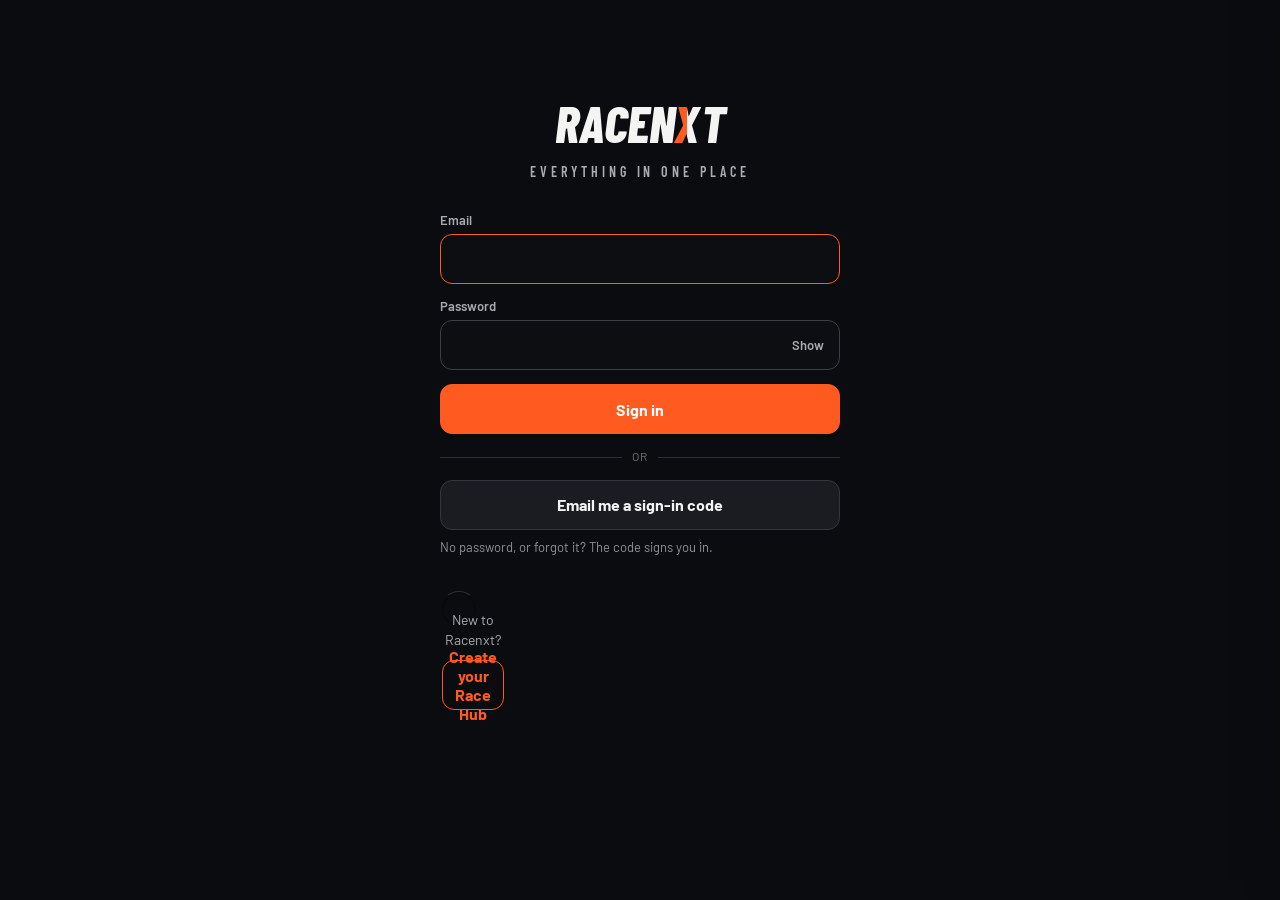
<file: docs/app.html>
<!doctype html>
<html lang="en">
<head>
<meta charset="utf-8">
<meta name="viewport" content="width=device-width, initial-scale=1, viewport-fit=cover">
<meta name="theme-color" content="#0b0c0f">
<title>Racenxt · Your Race Hub</title>
<link rel="preconnect" href="https://fonts.googleapis.com">
<link href="https://fonts.googleapis.com/css2?family=Barlow:wght@400;500;600;700&family=Barlow+Condensed:ital,wght@0,600;0,700;0,800;1,800&display=swap" rel="stylesheet">
<script src="config.js?v=20261125-020701"></script>
<script src="rnx-social.js?v=20261125-020701"></script>
<script src="rnx-auth.js?v=20261125-020701"></script>
<script src="rnx-ui.js?v=20261125-020701"></script>
<style>
  :root{--bg:#0b0c0f;--panel:#15161b;--panel2:#1b1c22;--field:#0d0e11;--line:#2a2c33;--line2:#3b3e47;--text:#f4f4f2;--dim:#a9abb2;--mute:#7d808a;--acc:#FF5A1F;--good:#5fcf6e;--warn:#f2b20f;--bad:#e8352f}
  *{box-sizing:border-box}
  html,body{margin:0;background:var(--bg);color:var(--text);font:16px/1.45 Barlow,system-ui,sans-serif;-webkit-font-smoothing:antialiased}
  button,input,select,textarea{font:inherit;color:inherit}
  a{color:inherit}
  .wrap{max-width:640px;margin:0 auto;padding:0 16px calc(40px + env(safe-area-inset-bottom))}
  .brand{font:800 italic 26px 'Barlow Condensed',sans-serif;letter-spacing:-.4px}
  .brand .x{background:linear-gradient(90deg,var(--acc) 50%,var(--text) 50%);-webkit-background-clip:text;background-clip:text;-webkit-text-fill-color:transparent;padding-right:2px}
  .top{display:flex;align-items:center;gap:12px;padding:calc(12px + env(safe-area-inset-top)) 16px 12px;max-width:640px;margin:0 auto}
  .top .grow{flex:1}
  .me{width:40px;height:40px;border-radius:50%;border:1.5px solid var(--line2);background:var(--panel2) center/cover no-repeat;cursor:pointer;display:flex;align-items:center;justify-content:center;font:700 15px 'Barlow Condensed';color:var(--dim);padding:0}
  .grow{flex:1}
  h1,h2{font-family:'Barlow Condensed',sans-serif;text-transform:uppercase;letter-spacing:.02em;margin:0}
  .btn{height:44px;padding:0 18px;border-radius:12px;border:1px solid var(--line2);background:var(--panel2);cursor:pointer;font-weight:600;display:inline-flex;align-items:center;justify-content:center;gap:8px;white-space:nowrap;text-decoration:none}
  .btn:hover{border-color:#50545e}
  .btn.pri{background:var(--acc);border-color:var(--acc);color:#fff}
  .btn.pri:hover{background:#ff6f3a}
  .btn.sm{height:34px;padding:0 12px;font-size:14px;border-radius:10px}
  .btn.ghost{background:none}
  .btn.bad{color:var(--bad)}
  .btn.block{width:100%}
  .btn:disabled{opacity:.45;cursor:not-allowed}
  .btn:focus-visible,input:focus,select:focus,textarea:focus,.tile:focus-visible,.pick:focus-visible{outline:2px solid var(--acc);outline-offset:1px}
  label.f{display:block;font-size:14px;font-weight:600;color:#e9e9e6;margin:0 0 6px}
  .help{font-size:13px;color:#8e919b;margin-top:5px}
  input,select,textarea{width:100%;min-height:48px;padding:11px 14px;background:var(--field);border:1px solid var(--line2);border-radius:12px;font-size:16px}
  input::placeholder{color:#5d6069}
  .field{display:grid;gap:0}
  .two{display:grid;grid-template-columns:1fr 1fr;gap:12px}
  .card{background:var(--panel);border:1px solid var(--line);border-radius:18px;padding:18px}
  .sec{display:flex;align-items:center;gap:10px;margin:26px 0 12px}
  .sec h2{font-size:20px;flex:1}
  .muted{color:var(--mute)} .dim{color:var(--dim)}
  .chip{display:inline-flex;align-items:center;gap:6px;height:26px;padding:0 10px;border-radius:999px;font-size:13px;font-weight:600;border:1px solid var(--line2);color:var(--dim)}
  .chip.warn{border-color:rgba(242,178,15,.4);color:var(--warn)}
  .chip.good{border-color:rgba(95,207,110,.4);color:var(--good)}
  /* hub card */
  .hub{display:grid;gap:16px;justify-items:center;text-align:center;padding:26px 18px 20px;background:radial-gradient(120% 90% at 50% 0%,rgba(255,90,31,.14),transparent 60%),var(--panel)}
  .avatar{width:104px;height:104px;border-radius:50%;background:var(--panel2) center/cover no-repeat;border:2px solid var(--line2);position:relative;cursor:pointer;display:flex;align-items:center;justify-content:center;color:var(--mute);font-size:13px;padding:0}
  .avatar .cam{position:absolute;right:-2px;bottom:-2px;width:32px;height:32px;border-radius:50%;background:var(--acc);display:flex;align-items:center;justify-content:center;color:#fff;border:3px solid var(--panel)}
  .avatar .cam svg{width:15px;height:15px}
  .hub h1{font-size:34px;line-height:1}
  .hub h1 span{color:var(--acc)}
  .hub{grid-template-columns:minmax(0,1fr)}
  .hub .link{justify-self:stretch;margin:0 auto;min-width:0;width:100%}
  .hub h1{font-size:clamp(26px,8.5vw,34px)!important;overflow-wrap:anywhere}
  .link{display:flex;align-items:center;gap:8px;width:100%;max-width:420px;background:var(--field);border:1px solid var(--line2);border-radius:12px;padding:6px 6px 6px 14px}
  .link code{flex:1;min-width:0;overflow:hidden;text-overflow:ellipsis;white-space:nowrap;font:500 15px Barlow;color:var(--dim);text-align:left}
  /* entries */
  .entries{display:grid;gap:10px}
  .entry{display:grid;grid-template-columns:72px 1fr auto;gap:14px;align-items:center;padding:14px;border-radius:16px;background:var(--panel);border:1px solid var(--line);cursor:pointer;text-align:left;width:100%;position:relative;overflow:hidden}
  .entry::before{content:"";position:absolute;left:0;top:0;bottom:0;width:4px;background:var(--c,#8a8d96)}
  .entry:hover{border-color:var(--line2)}
  .lg{height:40px;display:flex;align-items:center;justify-content:center}
  .lg img{max-width:72px;max-height:40px;object-fit:contain}
  .lg .ph{font:700 13px 'Barlow Condensed';color:var(--dim);border:1px solid var(--line2);border-radius:8px;padding:6px 8px}
  .entry b{display:block;font-size:16px}
  .entry .meta{font-size:14px;color:var(--dim)}
  .entry .yr{font:700 15px 'Barlow Condensed';color:var(--mute)}
  .empty{border:1.5px dashed var(--line2);border-radius:18px;padding:26px 18px;text-align:center;color:var(--dim);display:grid;gap:14px;justify-items:center}
  /* sheet */
  .scrim{position:fixed;inset:0;background:rgba(0,0,0,.55);z-index:40;opacity:0;pointer-events:none;transition:opacity .2s}
  .sheet{position:fixed;left:0;right:0;bottom:0;max-height:92vh;max-height:92dvh;z-index:41;background:#111216;border-top:1px solid var(--line2);border-radius:22px 22px 0 0;display:flex;flex-direction:column;transform:translateY(105%);transition:transform .24s cubic-bezier(.2,.8,.2,1);box-shadow:0 -20px 50px rgba(0,0,0,.5)}
  body.sheet-on .scrim{opacity:1;pointer-events:auto}
  body.sheet-on .sheet{transform:none}
  @media (min-width:760px){.sheet{left:auto;top:0;width:520px;max-height:none;border-radius:0;border-top:0;border-left:1px solid var(--line2);transform:translateX(105%)}}
  @media (prefers-reduced-motion:reduce){.sheet,.scrim{transition:none}}
  .sh-h,.sh-f{flex:none}
  .sh-h{display:flex;align-items:center;gap:10px;padding:16px 18px;border-bottom:1px solid var(--line)}
  .sh-h::before{content:"";position:absolute;left:50%;top:7px;width:38px;height:4px;border-radius:2px;background:var(--line2);transform:translateX(-50%)}
  @media (min-width:760px){.sh-h::before{display:none}}
  .sh-h b{flex:1;font:700 22px 'Barlow Condensed';text-transform:uppercase;letter-spacing:.02em}
  .sh-x{width:38px;height:38px;border-radius:50%;border:1px solid var(--line2);background:var(--panel2);cursor:pointer;font-size:18px}
  body.sheet-on{overflow:hidden}
  .sh-b{grid-auto-rows:max-content;flex:1 1 auto;min-height:0;overflow-y:auto;-webkit-overflow-scrolling:touch;overscroll-behavior:contain;padding:18px;display:grid;gap:16px;align-content:start}
  .sh-f{display:flex;gap:10px;padding:14px 18px calc(14px + env(safe-area-inset-bottom));border-top:1px solid var(--line)}
  .sh-f .btn{flex:1}
  .sh-f .btn.bad{flex:none}
  /* championship picker */
  .picks{display:grid;gap:8px}
  .pick{display:grid;grid-template-columns:64px 1fr 24px;gap:12px;align-items:center;padding:12px;border-radius:14px;background:var(--panel);border:1px solid var(--line);cursor:pointer;text-align:left;width:100%}
  .pick:hover{border-color:var(--line2)}
  .pick small{display:block;color:var(--mute);font-size:13px}
  .sp-ic{width:24px;max-height:14px;color:var(--mute)}
  .grp{font:700 12px Barlow;letter-spacing:.12em;text-transform:uppercase;color:var(--mute);margin:8px 0 2px}
  .seg{display:flex;background:var(--field);border:1px solid var(--line2);border-radius:12px;padding:4px;gap:4px}
  .seg button{flex:1;height:40px;border:0;border-radius:9px;background:none;color:var(--dim);font-weight:700;cursor:pointer}
  .seg button[aria-checked="true"]{background:var(--acc);color:#fff}
  .swatches{display:flex;flex-wrap:wrap;gap:10px;align-items:center}
  .sw{width:38px;height:38px;border-radius:50%;border:2px solid transparent;cursor:pointer;padding:0;box-shadow:inset 0 0 0 2px rgba(0,0,0,.25)}
  .sw[aria-checked="true"]{border-color:var(--text);transform:scale(1.08)}
  .sw-custom{width:38px;height:38px;padding:0;border-radius:50%;overflow:hidden;min-height:0;border:2px dashed var(--line2);background:none;cursor:pointer}
  /* vehicle picker */
  .vp{position:relative}
  .vp-list{position:absolute;left:0;right:0;top:calc(100% + 6px);z-index:5;background:var(--panel2);border:1px solid var(--line2);border-radius:12px;padding:6px;max-height:260px;overflow:auto;box-shadow:0 12px 30px rgba(0,0,0,.45)}
  .vp-list button{display:block;width:100%;text-align:left;padding:10px 12px;border:0;border-radius:8px;background:none;cursor:pointer}
  .vp-list button:hover,.vp-list button:focus-visible{background:var(--panel)}
  .vp-list small{color:var(--mute)}
  .vchip{display:flex;align-items:center;gap:10px;padding:10px 12px;background:var(--field);border:1px solid var(--line2);border-radius:12px}
  .vchip b{flex:1}
  .menu{position:fixed;right:16px;top:calc(60px + env(safe-area-inset-top));z-index:45;min-width:240px;background:var(--panel2);border:1px solid var(--line2);border-radius:14px;padding:6px;box-shadow:0 16px 40px rgba(0,0,0,.5)}
  .menu button{display:flex;align-items:center;gap:10px;width:100%;padding:11px 12px;border:0;background:none;border-radius:10px;cursor:pointer;text-align:left}
  .menu button:hover{background:var(--panel)}
  .menu .on::after{content:"✓";margin-left:auto;color:var(--acc)}
  .menu hr{border:0;border-top:1px solid var(--line);margin:6px 0}
  .toast{position:fixed;left:50%;bottom:calc(24px + env(safe-area-inset-bottom));transform:translateX(-50%);background:var(--text);color:#0b0c0f;padding:11px 18px;border-radius:12px;font-weight:600;opacity:0;transition:opacity .2s;pointer-events:none;z-index:60}
  .toast.on{opacity:1}
  .center{min-height:80vh;display:flex;align-items:center;justify-content:center;padding:24px}
  .auth{width:100%;max-width:400px;display:grid;gap:18px;text-align:center}
  .auth .card{text-align:left;display:grid;gap:14px}
  .ok{color:var(--good)} .no{color:var(--bad)}
  .steps{display:flex;gap:6px}
  .steps i{width:34px;height:4px;border-radius:2px;background:var(--line2)} .steps i.on{background:var(--acc)}
  .ob{display:grid;gap:16px;margin-top:2px}
  .ob-top{display:flex;align-items:center;justify-content:space-between;font-size:14px}
  .ob-h{font-size:34px;line-height:1}
  .ob-body{display:grid;gap:14px}
  .wrap:has(> .ob){padding-bottom:0}
  .ob-list{display:grid;gap:16px}
  .ob-foot{display:flex;gap:10px;position:sticky;bottom:0;padding:10px 0 calc(10px + env(safe-area-inset-bottom));background:linear-gradient(to bottom,rgba(11,12,15,0),var(--bg) 24px)}
  .ob-foot .btn{height:52px} .ob-foot .btn.pri{flex:1;min-width:0;overflow:hidden;text-overflow:ellipsis}
  .ob-test{display:inline-block;margin-right:10px;padding:2px 9px;border-radius:999px;background:rgba(242,178,15,.14);color:#f2b20f;font:700 11px Barlow,sans-serif;letter-spacing:.1em;text-transform:uppercase}
  .ob-cnt{display:inline-grid;place-items:center;min-width:24px;height:24px;padding:0 7px;margin-left:8px;border-radius:999px;background:rgba(255,255,255,.22);font-size:14px} .ob-foot .btn.ghost{flex:none;padding:0 22px}
  #o-mine:empty,#o-all:empty{display:none}
  /* sheets on the sign-up: a small gap so the search box's top edge and focus ring are never cut under the title */
  .cls-box > #cs-b{padding-top:4px}
  .cs-q{top:-4px !important;padding-top:4px}
  #cs-b > .field,#cs-b > .cs-two,#cs-b > .cs-sug{margin-bottom:14px}
  #cs-b > .field:last-child{margin-bottom:4px}
  .ob-media{display:grid;gap:14px}
  .ob-row{display:grid;grid-template-columns:96px minmax(0,1fr);gap:16px;align-items:center}
  .ob-row .rxt-btn,.ob-row .rxt{width:96px}
  .ob-row .rxt{aspect-ratio:5/6} .ob-row .rxt.rxt-st{aspect-ratio:auto}
  .ob-row .rxt-empty{font-size:12px}
  .ob-acts{display:grid;gap:8px;width:150px;justify-items:stretch}
  .ob-acts .btn{width:100%}
  .ob-hint{font-size:12.5px;line-height:1.35;color:#8e919b}
  .ob-x{justify-self:start;background:none;border:0;padding:0;color:#FF5A1F;font:600 13px Barlow,system-ui,sans-serif;cursor:pointer}
  /* nothing on these steps may push the page wider than the screen */
  .ob,.ob-body,.oc-list{grid-template-columns:minmax(0,1fr)}
  .ob-body > *,.oc-list > *{min-width:0}
  .ob-photo{width:100%;aspect-ratio:16/10;border-radius:18px;border:1.5px dashed var(--line2);background:var(--panel) center/cover no-repeat;cursor:pointer;display:flex;align-items:center;justify-content:center;position:relative;overflow:hidden;padding:0}
  .ob-photo[style*="background-image"]{border-style:solid}
  .ob-empty{display:grid;gap:6px;justify-items:center;color:var(--dim)} .ob-empty svg{width:30px;height:30px;color:var(--acc)} .ob-empty b{color:var(--text);font-size:17px} .ob-empty small{font-size:13px}
  .ob-change{position:absolute;right:12px;bottom:12px;display:flex;gap:6px;align-items:center;background:rgba(11,12,15,.75);backdrop-filter:blur(6px);border-radius:999px;padding:8px 14px;font-weight:600;font-size:14px} .ob-change svg{width:16px;height:16px}
  .tiles{display:grid;grid-template-columns:repeat(auto-fill,minmax(150px,1fr));gap:10px}
  .tile{position:relative;display:grid;gap:10px;justify-items:center;align-content:center;min-height:118px;padding:14px 10px;border-radius:16px;border:1.5px solid var(--line2);background:var(--panel);cursor:pointer;text-align:center}
  .tile .lg{height:40px} .tile .tn{font-size:14px;font-weight:600;line-height:1.25}
  .oc-sw{position:relative}
  .oc-q{position:relative;display:flex;align-items:center} .oc-q svg{position:absolute;left:14px;color:var(--mute);pointer-events:none} .oc-q input{padding-left:42px;width:100%}
  .oc-list{display:grid;gap:6px} .oc-list[hidden]{display:none}
  .oc-sug{margin-top:8px;padding:6px;border:1px solid #2c2f37;border-radius:16px;background:#16181d}
  .oc-h{font:700 12px 'Barlow Condensed',Barlow,sans-serif;letter-spacing:.16em;text-transform:uppercase;color:var(--acc);margin:14px 0 6px}
  .oc-l{font:700 11px Barlow;letter-spacing:.12em;color:var(--mute);padding:8px 4px 2px;border-top:1px solid #23252b;margin-top:4px}
  .oc-row,.oc-mine{display:flex;align-items:center;gap:12px;width:100%;min-height:56px;padding:6px 12px;border-radius:14px;border:1px solid #2a2d35;background:#1d2026;color:var(--text);text-align:left;cursor:pointer;font:inherit}
  .oc-row:hover{background:#23262d;border-color:#3a3d46}
  .oc-row[aria-checked="true"]{border-color:var(--acc);background:rgba(255,90,31,.08)}
  .oc-lg{width:44px;height:30px;flex:none;display:grid;place-items:center} .oc-lg img{max-width:44px;max-height:30px;object-fit:contain}
  .oc-lg span{font:700 11px 'Barlow Condensed',sans-serif;color:var(--dim)}
  .oc-t{flex:1;min-width:0;display:grid;gap:1px} .oc-t b{font-size:15.5px;font-weight:600;white-space:nowrap;overflow:hidden;text-overflow:ellipsis} .oc-t small{font-size:13px;color:var(--dim);white-space:nowrap;overflow:hidden;text-overflow:ellipsis}
  .oc-ck{width:22px;height:22px;border-radius:50%;border:1.5px solid #3a3d46;flex:none}
  .oc-row[aria-checked="true"] .oc-ck{background:var(--acc) url("data:image/svg+xml,%3Csvg xmlns='http://www.w3.org/2000/svg' viewBox='0 0 24 24' fill='none' stroke='white' stroke-width='3' stroke-linecap='round' stroke-linejoin='round'%3E%3Cpath d='M5 12l5 5 9-10'/%3E%3C/svg%3E") center/14px no-repeat;border-color:var(--acc)}
  .oc-mine{cursor:default;border-color:var(--acc);background:rgba(255,90,31,.06)} .oc-mine .btn{height:36px}
  .oc-x{width:36px;height:36px;border-radius:50%;border:1px solid #2f323a;background:#1f2228;color:var(--text);display:grid;place-items:center;cursor:pointer;flex:none}
  .oc-none{padding:12px;color:var(--dim);font-size:14px}
  .cs-dots{display:flex;gap:6px;margin:0 0 12px} .cs-dots i{flex:1;height:4px;border-radius:2px;background:#2a2d35} .cs-dots i.on{background:var(--acc)}
  .cs-p{margin:0 0 12px;font-size:14.5px}
  .cs-f{display:flex;gap:8px;margin-top:14px;flex-wrap:wrap} .cs-f .btn{flex:1;min-height:48px} .cs-skip{color:var(--dim)}
  .cls-row.on{border-color:var(--acc);background:rgba(255,90,31,.08)}
  .cls-row{display:flex;align-items:center;justify-content:space-between;gap:10px} .cls-row small{color:var(--dim);font-size:13px;font-weight:500}
  .cs-add{color:var(--acc);flex-wrap:wrap} .cs-add small{flex-basis:100%;margin-top:-2px}
  
  .cs-two{display:grid;grid-template-columns:110px 1fr;gap:10px}
  .cs-sug{display:flex;gap:12px;align-items:flex-start;padding:12px 14px;margin-bottom:14px;border:1px solid #2a2d35;border-radius:14px;background:#1d2026;cursor:pointer}
  .cs-sug input{width:20px;height:20px;margin:2px 0 0;flex:none;accent-color:var(--acc)} .cs-sug span{display:grid;gap:3px} .cs-sug b{font-size:15px;font-weight:600} .cs-sug small{font-size:13px;color:var(--dim);line-height:1.4}
  .cs-ph{display:flex;align-items:center;gap:12px} .cs-ph img{width:120px;aspect-ratio:16/10;object-fit:cover;border-radius:10px}
  .tile .tc{font:700 12px 'Barlow Condensed',Barlow,sans-serif;letter-spacing:.12em;text-transform:uppercase;color:var(--acc);min-height:0} .tile .tc:empty{display:none}
  .cls-ov{position:fixed;inset:0;z-index:60;background:rgba(5,6,8,.62);backdrop-filter:blur(2px);display:flex;align-items:flex-end;justify-content:center;animation:clsF .25s ease}
  .cls-box{width:100%;max-width:520px;max-height:min(88dvh,calc(var(--vvh,100dvh) - 8px));margin-bottom:var(--kb,0px);display:flex;flex-direction:column;overflow:hidden;background:#16181d;border:1px solid #2c2f37;border-radius:22px 22px 0 0;padding:20px 18px 0;animation:clsU .32s cubic-bezier(.2,.85,.25,1)}
  .cls-box > #cs-b{flex:1 1 auto;min-height:0;overflow-y:auto;overscroll-behavior:contain;margin:0 -18px;padding:0 18px 6px}
  .cls-box > .cs-f{flex:none;margin:0 -18px;padding:12px 18px calc(14px + env(safe-area-inset-bottom));border-top:1px solid #24262d}
  .cs-q{position:sticky;top:0;z-index:1;background:#16181d;padding-bottom:10px;margin-bottom:0 !important}
  .cs-cars{gap:6px} .cs-cars .cls-row{min-height:46px;padding:0 14px;font-size:15.5px;border-radius:12px} .cs-cars .oc-h{margin:10px 0 4px}
  .cs-cars .cls-row small{white-space:nowrap;overflow:hidden;text-overflow:ellipsis;max-width:45%}
  /* keyboard up: the window gives its room to what you're typing (same as the page editor's sheets) */
  html.kb-open .cls-box{border-radius:16px 16px 0 0;padding-top:12px}
  html.kb-open .cls-box .cs-dots,html.kb-open .cls-box .cls-k,html.kb-open .cls-box > .cs-f{display:none}
  html.kb-open .cls-box .cls-top{align-items:center;margin-bottom:8px} html.kb-open .cls-box .cls-top h2{font-size:19px;margin:0}
  html.kb-open .cls-box .cls-x{width:32px;height:32px}
  @media (min-width:700px){ .cls-ov{align-items:center} .cls-box{border-radius:22px} }
  .cls-top{display:flex;justify-content:space-between;align-items:flex-start;gap:12px;margin-bottom:8px}
  .cls-k{font:700 12px 'Barlow Condensed',Barlow,sans-serif;letter-spacing:.16em;text-transform:uppercase;color:var(--acc)}
  .cls-top h2{margin:2px 0 0;font:700 24px 'Barlow Condensed',Barlow,sans-serif;text-transform:uppercase}
  .cls-x{width:36px;height:36px;border-radius:50%;border:1px solid #2f323a;background:#1f2228;color:#f2f2ef;display:grid;place-items:center;cursor:pointer;flex:none}
  .cls-list{display:grid;gap:8px}
  .cls-row{min-height:56px;padding:0 16px;border-radius:14px;border:1px solid #2a2d35;background:#1d2026;color:#f2f2ef;font:600 17px Barlow,system-ui,sans-serif;text-align:left;cursor:pointer}
  .cls-row:hover,.cls-row:focus-visible{background:#23262d;border-color:#3a3d46;outline:none}
  @keyframes clsU{from{transform:translateY(24px);opacity:0}to{transform:none;opacity:1}} @keyframes clsF{from{opacity:0}to{opacity:1}}
  @media (prefers-reduced-motion:reduce){ .cls-ov,.cls-box{animation:none} }
  .tile[aria-checked="true"]{border-color:var(--acc);background:rgba(255,90,31,.08)}
  .tile[aria-checked="true"]::after{content:"✓";position:absolute;top:8px;right:9px;width:22px;height:22px;border-radius:50%;background:var(--acc);color:#fff;font-size:13px;line-height:22px;font-weight:700}
.ob-lgrow{display:grid;grid-template-columns:auto 1fr;column-gap:14px;row-gap:6px;align-items:center}.ob-lgbox{grid-column:1;grid-row:1}.ob-lgbtns{grid-column:2;grid-row:1;display:grid;gap:8px;justify-self:start;width:132px}.ob-lgbtns .btn{width:100%}.ob-lgx{grid-column:1;grid-row:2;justify-self:center;background:none;border:0;padding:0;color:#FF5A1F;font:600 13px Barlow,system-ui,sans-serif;cursor:pointer}
</style>
</head>
<body>
<div id="app"></div>
<div class="scrim" id="scrim"></div>
<div class="sheet" id="sheet" role="dialog" aria-modal="true" aria-labelledby="sh-t"><div class="sh-h"><b id="sh-t"></b><button class="sh-x" id="sh-x" aria-label="Close">×</button></div><div class="sh-b" id="sh-b"></div><div class="sh-f" id="sh-f"></div></div>
<div class="toast" id="toast" role="status"></div>
<script>
(() => {
const C = window.RNX_CONFIG;
const $ = s => document.querySelector(s);
const $$ = s => [...document.querySelectorAll(s)];
const esc = s => String(s ?? "").replace(/[&<>"]/g, c => ({"&":"&amp;","<":"&lt;",">":"&gt;",'"':"&quot;"}[c]));
const toast = m => { const t = $("#toast"); t.textContent = m; t.classList.add("on"); clearTimeout(t._h); t._h = setTimeout(() => t.classList.remove("on"), 2400); };
const YEAR = new Date().getFullYear(), TODAY = new Date().toISOString().slice(0, 10);
const PAGE_BASE = location.origin + (window.RNX_BASE || "/");
const CAM = '<svg viewBox="0 0 24 24" fill="none" stroke="currentColor" stroke-width="2.2" stroke-linecap="round" stroke-linejoin="round"><path d="M4 8h3l2-3h6l2 3h3v11H4z"/><circle cx="12" cy="13" r="3.5"/></svg>';
let SPORT = {
  sportscars:{ l:"Sportscars", i:'<svg class="sp-ic" viewBox="-0.6 0.1 23.4 6.8" fill="none" stroke="currentColor" stroke-linejoin="round" stroke-linecap="round"><path stroke-width="0.95" d="M0.3 5.1 L0.8 3.7 Q1.3 2.9 2.6 2.6 Q4.2 2.2 5.6 2.4 L6.7 2.5 L8.7 0.95 Q9.1 0.75 9.8 0.75 L11.4 0.75 Q12.6 0.8 13.6 1.5 L15.6 2.3 Q16.6 2.4 17.6 2.4 L21.9 2.8 L21.9 5.1 L20.5 5.1 A2.05 2.05 0 0 0 16.4 5.1 L7.3 5.1 A2.05 2.05 0 0 0 3.2 5.1 Z"/><path stroke-width="0.7" d="M11.6 0.8 L20.4 1.05 M20.2 1.05 L22.3 0.95 M21.9 1 L21.9 2.8"/><circle stroke-width="0.95" cx="5.25" cy="5.15" r="1.4"/><circle stroke-width="0.95" cx="18.45" cy="5.15" r="1.4"/></svg>' },
  formula:{ l:"Formula", i:'<svg class="sp-ic" viewBox="-0.6 0.1 23.6 7.3" fill="none" stroke="currentColor" stroke-linejoin="round" stroke-linecap="round"><path stroke-width="0.95" d="M0.2 5.4 L2.6 5.4 M2.4 4.6 L6.4 4 L8.8 3.5 L10 2.9 L12.6 2.5 Q15.4 2.3 17.2 3.1 L19.8 4 L19.8 5.1"/><path stroke-width="0.95" d="M6.2 5.3 L16.4 5.3"/><path stroke-width="0.8" d="M9.7 3.1 Q10.8 1.7 12.4 2.5"/><path stroke-width="0.8" d="M19.9 1.2 L22.6 1.2 M22.3 1.2 L22.3 4.7 M20.8 1.2 L21.1 4"/><circle stroke-width="0.95" cx="4.4" cy="5" r="1.65"/><circle stroke-width="0.95" cx="18.1" cy="5" r="1.65"/></svg>' },
  karting:{ l:"Karting", i:'<svg class="sp-ic" viewBox="0.4 1.6 47.4 15.6" fill="none" stroke="currentColor" stroke-linejoin="round" stroke-linecap="round" stroke-width="0.9"><path d="M1.6 14.6 L1.6 12.9 Q1.9 11.7 3.6 10.9 C7.2 9.2 10.4 6.2 13.2 3.4 Q14 2.8 14.6 3.6 L14.8 4.2 C12 7.2 8.6 10.6 5.6 12.4 Q4.3 13.2 4.3 14.6 Z"/><path d="M12.6 6.6 L14.6 10.8"/><path d="M17.8 12 L21.8 4.6 M18.8 10.4 L20.4 11.2 M20.2 7.8 L21.8 8.6"/><path stroke-width="1.4" d="M19.8 3.4 L24.4 6.2"/><path d="M15.4 15.4 L33 15.4 Q34.2 15.4 34.4 14.2 L34.6 11.8 L17 11.4 Q15.2 11.4 15.2 12.8 Z"/><path d="M17.4 13.4 L32.2 13.6"/><path d="M16.4 10.8 L30.4 10.4"/><path d="M30.4 10.6 L33.6 4.8 Q34.2 4 35 4.4 L35.6 4.8 L33.6 10.4"/><path d="M36.4 7.4 L44 4.6 L44.8 6.4 L37.2 9.2 Z M38.6 6.6 L39.2 8.3 M40.2 6 L40.8 7.7 M41.8 5.4 L42.4 7.1"/><path d="M44.4 11.2 L47 11.2 L47 14.8 L44.8 14.8"/><circle cx="10" cy="12.8" r="3.6"/><path d="M8.4 11.8 A1.9 1.9 0 0 1 11.8 11.9"/><circle cx="40" cy="12.4" r="4.2"/><path d="M38 11.4 A2.3 2.3 0 0 1 42.2 11.5"/></svg>' },
  motorbikes:{ l:"Motorbikes", i:'<svg class="sp-ic" viewBox="1.6 3.6 37.6 18.4" fill="none" stroke="currentColor" stroke-linejoin="round" stroke-linecap="round" stroke-width="0.9"><circle cx="7.6" cy="16.2" r="5.1"/><circle cx="7.6" cy="16.2" r="2.8"/><circle cx="7.6" cy="16.2" r="0.8"/><circle cx="32" cy="16.2" r="5.1"/><circle cx="32" cy="16.2" r="3.4"/><path d="M7.6 16.2 L10.8 9.2"/><path d="M9.2 9.4 L11.6 7.4 L15.6 4.8 L17.4 5.2 L22 5 L24.4 6.8 L34.6 4.4 L35.6 4.8 L28.6 8"/><path d="M9.2 9.4 L10.2 11.6 L12.4 14.6 L15.4 17 L21.2 17 L23.6 15.6 L24.8 9.6"/><path d="M12.2 9.4 L17.6 8.6 L21.4 12.8"/><path d="M10.4 10.4 L13 10 L12.4 11.2 Z"/><path d="M24.2 13.2 L32 16.2"/><path d="M25 14.6 L29.6 12.6 L30.8 12.8"/></svg>' }
};
const COLORS = ["#FF5A1F","#E8352F","#F2B20F","#5FCF6E","#1FB5A8","#2F80ED","#7B61FF","#D946EF","#F4F4F2","#8A8D96"];
const VFIELDS = [
  { k:"engine", l:"Engine", ph:"Gibson GK428 4.2 L V8" },
  { k:"hybrid", l:"Hybrid system", ph:"Leave empty if none" },
  { k:"power", l:"Power", ph:"680 hp (507 kW)" },
  { k:"gearbox", l:"Gearbox", ph:"7-speed sequential" },
  { k:"weight", l:"Weight", ph:"1,030 kg" },
  { k:"dimensions", l:"Dimensions", ph:"4,995 × 2,000 × 1,060 mm" }
];
const DRIVE = { awd:"AWD", rwd:"RWD", fwd:"FWD" };

// ---------- session (Supabase magic link, no library) ----------
// One session for the whole site (admin, sign-up, the athlete's page), renewed by one page at a time.
// Two copies of the same session would make the server think a key was stolen and sign the person out.
const SKEY = "rnx_sess";
const S = {
  get(){ try {
    let s = JSON.parse(localStorage.getItem(SKEY) || "null");
    if (!s){ // older copies: keep the most recent one only
      s = ["rnx_user_sess", "rnx_admin_sess"].map(k => { try { return JSON.parse(localStorage.getItem(k) || "null"); } catch(e){ return null; } }).filter(Boolean).sort((a, b) => b.expires_at - a.expires_at)[0] || null;
      if (s) localStorage.setItem(SKEY, JSON.stringify(s));
    }
    localStorage.removeItem("rnx_user_sess"); localStorage.removeItem("rnx_admin_sess");
    return s;
  } catch(e){ return null; } },
  set(v){ try { v ? localStorage.setItem(SKEY, JSON.stringify(v)) : localStorage.removeItem(SKEY); } catch(e){} }
};
let refreshing = null;
async function token(){
  const s = S.get(); if (!s) return null;
  if (s.expires_at - 60 > Date.now()/1000) return s.access_token;
  if (!refreshing) refreshing = (async () => {
    const run = async () => {
      const cur = S.get(); if (!cur) return null;
      if (cur.expires_at - 60 > Date.now()/1000) return cur.access_token; // another tab already renewed it
      let r; try { r = await fetch(`${C.url}/auth/v1/token?grant_type=refresh_token`, { method:"POST", headers:{ apikey:C.key, "Content-Type":"application/json" }, body: JSON.stringify({ refresh_token: cur.refresh_token }) }); } catch(e){ return null; } // offline: stay signed in
      if (!r.ok){ const again = S.get(); if (again && again.refresh_token !== cur.refresh_token) return again.access_token; if (r.status === 400 || r.status === 401 || r.status === 403) S.set(null); return null; }
      const j = await r.json(); const n = { access_token:j.access_token, refresh_token:j.refresh_token, expires_at: Date.now()/1000 + j.expires_in }; S.set(n); return n.access_token;
    };
    try { return navigator.locks ? await navigator.locks.request("rnx-refresh", run) : await run(); } finally { setTimeout(() => { refreshing = null; }, 0); }
  })();
  return refreshing;
}
function readHash(){
  if (!location.hash.includes("access_token")) return;
  const h = new URLSearchParams(location.hash.slice(1));
  S.set({ access_token:h.get("access_token"), refresh_token:h.get("refresh_token"), expires_at: Date.now()/1000 + (+h.get("expires_in") || 3600) });
  history.replaceState(null, "", location.pathname);
}
async function api(path, opt = {}){
  const t = await token();
  const r = await fetch(`${C.url}/rest/v1/${path}`, { ...opt, headers:{ apikey:C.key, Authorization:`Bearer ${t || C.key}`, "Content-Type":"application/json", Prefer:"return=representation", ...(opt.headers||{}) } });
  if (!r.ok){ let m = r.status + ""; try { const j = await r.json(); m = j.message || j.hint || m; } catch(e){} throw new Error(m); }
  const txt = await r.text(); return txt ? JSON.parse(txt) : null;
}
const rpc = (fn, args) => api(`rpc/${fn}`, { method:"POST", body: JSON.stringify(args || {}) });
const ins = (t, row) => api(t, { method:"POST", body: JSON.stringify(row) });
const upd = (t, id, row) => api(`${t}?id=eq.${id}`, { method:"PATCH", body: JSON.stringify(row) });
async function guard(fn, okMsg){ try { await fn(); if (okMsg) toast(okMsg); return true; } catch(e){ alert("Something went wrong: " + e.message); return false; } }
async function upload(blob, path){
  const t = await token();
  const r = await fetch(`${C.url}/storage/v1/object/media/${path}`, { method:"POST", headers:{ apikey:C.key, Authorization:`Bearer ${t}`, "Content-Type": blob.type || "image/jpeg" }, body: blob });
  if (!r.ok){ let m = ""; try { m = (await r.json()).message || ""; } catch(e){} throw new Error(`upload failed (${r.status}${m ? ": " + m : ""})`); }
  return `${C.url}/storage/v1/object/public/media/${path}`;
}
// square photo, centred, 800 px
async function squarePhoto(file){
  const img = await new Promise((res, rej) => { const im = new Image(); im.onload = () => res(im); im.onerror = rej; im.src = URL.createObjectURL(file); });
  const s = Math.min(img.naturalWidth, img.naturalHeight), out = Math.min(800, s);
  const cv = document.createElement("canvas"); cv.width = cv.height = out;
  cv.getContext("2d").drawImage(img, (img.naturalWidth - s) / 2, (img.naturalHeight - s) / 2, s, s, 0, 0, out, out);
  return await new Promise(r => cv.toBlob(r, "image/jpeg", .88));
}

// ---------- bottom sheet ----------
let sheetResolve = null;
function closeSheet(v){ document.body.classList.remove("sheet-on"); if (sheetResolve){ const r = sheetResolve; sheetResolve = null; r(v); } }
$("#sh-x").onclick = () => closeSheet(null);
$("#scrim").onclick = () => closeSheet(null);
document.addEventListener("keydown", e => { if (e.key === "Escape" && document.body.classList.contains("sheet-on")) closeSheet(null); });
function sheet(title, html, opts = {}){
  return new Promise(resolve => {
    sheetResolve = resolve;
    $("#sh-t").textContent = title;
    $("#sh-b").innerHTML = html;
    $("#sh-f").innerHTML = opts.footer === false ? "" : `${opts.del ? `<button class="btn bad" id="sh-del">${esc(opts.del)}</button>` : ""}<button class="btn" id="sh-cancel">Cancel</button><button class="btn pri" id="sh-ok">${esc(opts.ok || "Save")}</button>`;
    $("#sh-f").hidden = opts.footer === false;
    if ($("#sh-cancel")) $("#sh-cancel").onclick = () => closeSheet(null);
    if ($("#sh-ok")) $("#sh-ok").onclick = () => { const v = opts.collect ? opts.collect() : true; if (v) closeSheet(v); };
    if ($("#sh-del")) $("#sh-del").onclick = () => { if (confirm(opts.delText || "Delete this?")) closeSheet({ __delete:true }); };
    document.body.classList.add("sheet-on");
    $("#sh-b").scrollTop = 0;
    if (opts.after) opts.after();
    setTimeout(() => { const f = $("#sh-b input:not([type=color]):not([type=file])"); if (f && opts.focus !== false && matchMedia("(min-width:760px)").matches) f.focus(); }, 250);
  });
}
const need = (sel, msg) => { const el = $(sel); if (el && !el.value.trim()){ el.focus(); alert(msg); return false; } return true; };

// ---------- state ----------
const ST = { me:null, members:[], profile:null, role:null, series:[], entries:[], vehicles:[] };
const CUR = "rnx_profile";
async function loadMembers(){
  ST.members = await api(`profile_members?user_id=eq.${ST.me.id}&select=role,profiles(*)&order=created_at`);
  const want = localStorage.getItem(CUR);
  const m = ST.members.find(x => x.profiles?.id === want) || ST.members[0];
  ST.profile = m?.profiles || null; ST.role = m?.role || null;
}
const hubTitle = p => `${esc((p.first_name || p.display_name || "").toUpperCase())} <span>RACE HUB</span>`;

// ---------- screens ----------
function shell(inner){
  const p = ST.profile;
  $("#app").innerHTML = `<div class="top"><div class="brand">RACEN<span class="x">X</span>T</div><span class="grow"></span>${ST.me ? `<button class="me" id="me" aria-label="Profiles and account" style="${p?.photo_url ? `background-image:url('${esc(p.photo_url)}')` : ""}">${p?.photo_url ? "" : esc(((p?.first_name || ST.me.email || "?")[0] || "?").toUpperCase())}</button>` : ""}</div><div class="wrap" id="main">${inner}</div>`;
  if ($("#me")) $("#me").onclick = openMenu;
}
function openMenu(e){
  e.stopPropagation();
  if ($(".menu")){ $(".menu").remove(); return; }
  const m = document.createElement("div"); m.className = "menu"; m.setAttribute("role", "menu");
  m.innerHTML = `${ST.members.map(x => `<button role="menuitem" data-p="${x.profiles.id}" class="${x.profiles.id === ST.profile?.id ? "on" : ""}">${esc(x.profiles.display_name)}<small class="muted">${x.role === "editor" ? "· editor" : ""}</small></button>`).join("")}<hr><button role="menuitem" id="m-new">+ Create another page</button><button role="menuitem" id="m-sec">Security</button><button role="menuitem" id="m-out">Sign out</button><div class="muted" style="font-size:12px;padding:6px 12px">${esc(ST.me.email)}</div>`;
  document.body.appendChild(m);
  m.querySelectorAll("[data-p]").forEach(b => b.onclick = () => { localStorage.setItem(CUR, b.dataset.p); m.remove(); boot(); });
  $("#m-new").onclick = () => { m.remove(); onboarding(true); };
  $("#m-sec").onclick = () => { m.remove(); rnxSecurity({ getToken: token, onSession: s2 => S.set(s2), email: ST.me?.email }); };
  $("#m-out").onclick = () => { S.set(null); localStorage.removeItem(CUR); location.reload(); };
  setTimeout(() => document.addEventListener("click", function off(ev){ if (!m.contains(ev.target)){ m.remove(); document.removeEventListener("click", off); } }), 0);
}

function login(msg){
  // same as the home page: the logo, then sign in, with "Create your Race Hub" right under it
  $("#app").innerHTML = `<div class="center"><div class="auth"><div class="brand" style="font-size:52px">RACEN<span class="x">X</span>T</div><div class="dim" style="letter-spacing:.28em;text-transform:uppercase;font:600 14px 'Barlow Condensed',sans-serif;margin-top:-8px">Everything in one place</div>
    <div id="lbox" style="margin-top:14px"></div></div></div>`;
  rnxAuth($("#lbox"), { simple: true, mode: /[?&]new\b/.test(location.search) ? "signup" : "signin", note: msg, onSession: s => { S.set(s); boot(); } });
}

const slugify = t => (t || "").toLowerCase().normalize("NFD").replace(/[̀-ͯ]/g, "").replace(/[^a-z0-9]+/g, "-").replace(/^-|-$/g, "").slice(0, 40);
// ---------- sign-up: 3 short steps, so the page is mostly complete from the start ----------
const SOCIALS = [
  { k:"instagram", l:"Instagram", base:"https://instagram.com/", help:"Your username, without the @" },
  { k:"x", l:"X (Twitter)", base:"https://x.com/", help:"Your username, without the @" },
  { k:"tiktok", l:"TikTok", base:"https://tiktok.com/@", help:"Your username, without the @" },
  { k:"youtube", l:"YouTube", base:"https://youtube.com/@", help:"Your channel name (the @name) or the channel link" },
  { k:"facebook", l:"Facebook", base:"https://facebook.com/", help:"The link to your page or profile: copy it from Facebook (facebook.com/…)" }
];
// "name", "@name", "youtube.com/@name" or a full link -> a full link
const toUrl = (k, v) => { v = (v || "").trim(); if (!v) return ""; if (/^https?:\/\//i.test(v)) return v; if (/^(www\.)?[a-z0-9-]+(\.[a-z0-9-]+)+\//i.test(v) || /^(www\.)?[a-z0-9-]+\.(com|be|me|tv|net|org)$/i.test(v)) return "https://" + v; const s = SOCIALS.find(x => x.k === k); return s ? s.base + v.replace(/^@/, "") : "https://" + v.replace(/^\/+/, ""); };
const handleOf = (k, url) => { if (!url) return ""; const s = SOCIALS.find(x => x.k === k); return s && url.startsWith(s.base) ? url.slice(s.base.length) : url; };
async function heroPhoto(file){
  const img = await new Promise((res, rej) => { const im = new Image(); im.onload = () => res(im); im.onerror = rej; im.src = URL.createObjectURL(file); });
  const k = Math.min(1, 1800 / Math.max(img.naturalWidth, img.naturalHeight)), cv = document.createElement("canvas");
  cv.width = Math.round(img.naturalWidth * k); cv.height = Math.round(img.naturalHeight * k);
  cv.getContext("2d").drawImage(img, 0, 0, cv.width, cv.height);
  return await new Promise(r => cv.toBlob(r, "image/jpeg", .88));
}
const OB = { step:1, first:"", last:"", slug:"", touched:false, avail:false, photo:null, photoUrl:"", pos:null, logo:null, socials:{}, website:"", email:"", picked:new Set(), det:{} };
let FRAMER = null;
async function onboarding(another){
  if (another) Object.assign(OB, { step:1, first:"", last:"", slug:"", touched:false, avail:false, photo:null, photoUrl:"", pos:null, logo:null, socials:{}, website:"", email:"", picked:new Set() });
  if (!ST.series.length) try { ST.series = await api("series?select=id,slug,name,short_name,sport,logo_url,classes,class_format&order=name"); } catch(e){}
  try { const ds = await api("disciplines?select=key,name,icon_svg&order=sort,name"); if (ds.length) SPORT = Object.fromEntries(ds.map(d => [d.key, { l:d.name, i:d.icon_svg }])); } catch(e){}
  OB.another = another;
  // new pages can be closed for now (admin setting); the database refuses them anyway
  let open = true; try { open = await rpc("new_pages_open"); } catch(e){}
  if (open === false) {
    shell(`<div class="card" style="max-width:520px;margin:40px auto;text-align:center;padding:28px"><h2 style="margin:0 0 8px">New pages are closed for now</h2><p class="dim" style="margin:0 0 18px">Racenxt is in private testing. You'll be able to create your page soon.</p>${ST.members?.length ? `<button class="btn pri" id="ob-back">Back to my page</button>` : `<button class="btn" id="ob-out">Sign out</button>`}</div>`);
    if ($("#ob-back")) $("#ob-back").onclick = () => location.reload();
    if ($("#ob-out")) $("#ob-out").onclick = () => { S.set(null); localStorage.removeItem(CUR); location.reload(); };
    return;
  }
  obStep();
}
function obStep(){
  const n = OB.step, titles = ["About you", "Your links", "Your championships"], subs = ["Your photo, name and page link.", "So fans can follow you. Everything here is optional.", "Pick every championship you race in this season. Calendars, schedules and where to watch fill in by themselves."];
  const head = `<div class="ob-top"><div class="steps" aria-label="Step ${n} of 3">${[1,2,3].map(i => `<i class="${i <= n ? "on" : ""}"></i>`).join("")}</div><span class="muted">${OB.test ? `<span class="ob-test">Test</span>` : ""}Step ${n} of 3</span></div>
    <div><h1 class="ob-h">${titles[n-1]}</h1>${n === 1 ? "" : `<div class="dim" style="margin-top:6px">${subs[n-1]}</div>`}</div>`;
  let body = "";
  if (n === 1) body = `
    <div class="ob-media">
      <div class="field"><label class="f">Your photo</label><div class="ob-row">${rnxThumbBtn(OB.photoUrl ? rnxPhotoThumb(OB.photoUrl, OB.pos) : `<div class="rxt"><span class="rxt-empty">${CAM}Photo</span></div>`, "ob-phbox", OB.photoUrl ? "Change photo" : "Add your photo")}
        <div class="ob-acts">${OB.photoUrl ? `<button type="button" class="btn sm" id="ob-photo">Change photo</button><button type="button" class="btn sm" id="ob-adj">Adjust</button>` : `<button type="button" class="btn sm" id="ob-photo">Add photo</button><span class="ob-hint">A landscape photo works best</span>`}</div></div></div>
      <div class="field"><label class="f">Your logo <span class="muted" style="font-weight:500">· optional</span></label><div id="ob-lgw"></div></div>
    </div>
    <div class="two"><div class="field"><label class="f" for="o-first">First name</label><input id="o-first" value="${esc(OB.first)}" autocomplete="given-name"></div><div class="field"><label class="f" for="o-last">Last name</label><input id="o-last" value="${esc(OB.last)}" autocomplete="family-name"></div></div>
    <div class="field"><label class="f" for="o-slug">Your page link</label><div class="link" style="max-width:none;padding:0 0 0 14px"><code style="flex:none;color:var(--mute)">${esc(PAGE_BASE.replace(/^https?:\/\//, ""))}</code><input id="o-slug" value="${esc(OB.slug)}" style="border:0;background:none;padding-left:2px" autocapitalize="off" autocomplete="off" spellcheck="false"></div><div class="help" id="o-avail">Letters, numbers and dashes.</div></div>`;
  if (n === 2) body = `
    <div class="ob-list">${SOCIALS.map(s => `<div class="field"><label class="f" for="o-${s.k}">${s.l}</label><input id="o-${s.k}" value="${esc(handleOf(s.k, OB.socials[s.k]))}" autocomplete="off" autocapitalize="off" spellcheck="false"><div class="help">${s.help}</div></div>`).join("")}
    <div class="field"><label class="f" for="o-web">Website</label><input id="o-web" value="${esc(OB.website)}" inputmode="url" autocomplete="url" autocapitalize="off"></div>
    <div class="field"><label class="f" for="o-mail">Contact email</label><input id="o-mail" value="${esc(OB.email)}" type="email" inputmode="email" autocomplete="email"><div class="help">Shown on your page so teams, media and partners can reach you.</div></div></div>`;
  if (n === 3){
    body = `<div class="field oc-sw"><label class="f" for="o-q">Search championships</label>
        <div class="oc-q">${'<svg viewBox="0 0 24 24" width="18" height="18" fill="none" stroke="currentColor" stroke-width="2" stroke-linecap="round" aria-hidden="true"><circle cx="11" cy="11" r="7"/><path d="M20 20l-3.5-3.5"/></svg>'}<input id="o-q" type="search" autocomplete="off" enterkeyhint="search" placeholder="e.g. ELMS, IMSA, WSK" aria-controls="o-sug"></div>
        <div id="o-sug" class="oc-list oc-sug" role="listbox" hidden></div></div>
      <div id="o-mine"></div>
      <div id="o-all"></div>
      <div class="muted" style="font-size:14px;text-align:center">Can't find yours? Write to us and we'll add it.</div>`;
  }
  const next = n < 3 ? `<button class="btn pri block" id="o-next">Continue</button>` : `<button class="btn pri block" id="o-next">${nextLabel()}</button>`;
  shell(`<div class="ob">${head}<div class="ob-body">${body}</div><div class="ob-foot">${n > 1 ? `<button class="btn ghost" id="o-back">Back</button>` : OB.another ? `<button class="btn ghost" id="o-back">Cancel</button>` : ""}${next}</div></div>`);
  if ($("#o-back")) $("#o-back").onclick = () => { if (n > 1){ obSave(); OB.step--; obStep(); } else history.back(); };
  if (n === 1){
    let t;
    const check = () => { clearTimeout(t); const v = $("#o-slug").value.trim().toLowerCase(); OB.slug = v; OB.avail = false;
      if (!/^[a-z0-9-]{2,40}$/.test(v)){ $("#o-avail").textContent = "Letters, numbers and dashes (at least 2)."; return; }
      $("#o-avail").textContent = "Checking…";
      t = setTimeout(async () => { let ok = false; try { ok = await rpc("slug_available", { p_slug: v }); } catch(e){} if (OB.slug === v){ OB.avail = ok; $("#o-avail").innerHTML = ok ? `<span class="ok">✓ Available</span>` : `<span class="no">✗ Already taken. Try another.</span>`; } }, 350); };
    const auto = () => { OB.first = $("#o-first").value.trim(); OB.last = $("#o-last").value.trim(); if (!OB.touched){ $("#o-slug").value = slugify(OB.first && OB.last ? `${OB.first}-${OB.last}` : OB.first || OB.last); check(); } };
    $("#o-first").oninput = auto; $("#o-last").oninput = auto;
    $("#o-slug").oninput = () => { OB.touched = true; $("#o-slug").value = $("#o-slug").value.toLowerCase().replace(/[^a-z0-9-]/g, ""); check(); };
    if (OB.slug) check();
    obLogo();
    $("#ob-photo").onclick = () => { const i = document.createElement("input"); i.type = "file"; i.accept = "image/*"; i.style.cssText = "position:fixed;left:-9999px;top:0;opacity:0"; document.body.appendChild(i); i.onchange = async () => { const f = i.files[0]; setTimeout(() => i.remove(), 1000); if (!f) return; obSave(); OB.photo = f; OB.photoUrl = URL.createObjectURL(f); OB.pos = (await rnxPhotoEditor(OB.photoUrl, null, `${esc((OB.first || "").toUpperCase())} <em>RACE HUB</em>`)) || { x:50, y:35, z:1 }; obStep(); }; i.click(); };
    if ($("#ob-phbox")) $("#ob-phbox").onclick = () => $("#ob-photo").click();
    if ($("#ob-adj")) $("#ob-adj").onclick = async () => { obSave(); const n = await rnxPhotoEditor(OB.photoUrl, OB.pos, `${esc((OB.first || "").toUpperCase())} <em>RACE HUB</em>`); if (n){ OB.pos = n; obStep(); } };
  }
  if (n === 2 && window.rnxSocialWatch) SOCIALS.forEach(s => rnxSocialWatch($("#o-" + s.k), s.k, token));
  if (n === 3) obChamps();
  $("#o-next").onclick = async () => {
    obSave();
    if (n === 1){
      if (!OB.first){ $("#o-first").focus(); return alert("Add your first name."); }
      if (!OB.last){ $("#o-last").focus(); return alert("Add your last name."); }
      if (!OB.avail){ $("#o-slug").focus(); return alert("Pick a page link that's available."); }
    }
    if (n === 2 && OB.email && !/^[^@\s]+@[^@\s]+\.[^@\s]+$/.test(OB.email)){ $("#o-mail").focus(); return alert("That contact email doesn't look right."); }
    if (n === 2 && OB.website && /@/.test(OB.website.replace(/^https?:\/\//, "").split("/")[0])){ $("#o-web").focus(); return alert("That looks like an email address. Put it in Contact email, and your website address (like louisdeletraz.com) here."); }
    if (n < 3){ OB.step++; obStep(); window.scrollTo(0, 0); return; }
    $("#o-next").disabled = true; $("#o-next").textContent = "Creating your page…";
    try {
      // a second try after an error carries on: the page and the championships already saved aren't created again
      const id = OB.createdId || (OB.createdId = await rpc("create_profile", { p_slug: OB.slug, p_display_name: `${OB.first} ${OB.last}`, p_first_name: OB.first, p_sport: "motorsport" }));
      OB.savedEntries = OB.savedEntries || new Set();
      const row = { last_name: OB.last, socials: { ...OB.socials, ...(OB.website ? { website: OB.website } : {}) }, contact_email: OB.email || null, updated_at: new Date().toISOString() };
      if (OB.photo){ let pic; try { pic = await heroPhoto(OB.photo); } catch(e){ pic = OB.photo; } row.photo_url = await upload(pic, `profiles/${id}-${Date.now()}.jpg`); if (OB.pos) row.photo_pos = OB.pos; }
      if (OB.logo && (OB.lgs || 1) !== 1) row.photo_pos = { ...(row.photo_pos || {}), lg: OB.lgs };   // logo size on the page
      if (OB.logo?.out){ const stamp = Date.now(); if (OB.logo.src) row.logo_src_url = await upload(OB.logo.src, `profiles/${id}-logo-${stamp}-src.png`); row.logo_url = await upload(OB.logo.out, `profiles/${id}-logo-${stamp}-${OB.logo.mode}.png`); row.logo_style = OB.logo.mode; }
      if (OB.test) row.is_test = true;   // an admin trying the sign-up
      await upd("profiles", id, row);
      const picked = [...OB.picked]; let ci = 0;
      for (const sid of picked){
        if (OB.savedEntries.has(sid)) { ci++; continue; }
        let yr = YEAR; try { const up = await api(`events?series_id=eq.${sid}&end_date=gte.${TODAY}&select=year&order=start_date&limit=1`); if (up[0]) yr = up[0].year; } catch(e){}
        const d = OB.det[sid] || {};
        let vehicle_id = d.vehicle?.id || null;
        if (!vehicle_id && d.newCarId) vehicle_id = d.newCarId;
        if (!vehicle_id && d.newCar) { try { const [v] = await ins("vehicles", { name: d.newCar, status: "pending", suggested: !!d.suggest, created_by_profile: id }); vehicle_id = d.newCarId = v.id; } catch(e){} }
        let car_photo_url = null;
        if (d.photo) { try { car_photo_url = await upload(await carPic(d.photo), `cars/${id}-${Date.now()}.jpg`); } catch(e){} }
        await ins("entries", { profile_id:id, series_id:sid, year:yr, category: d.category || null, vehicle_id, car_number: d.car_number || null, team: d.team || null, teammates: d.teammates || [], car_photo_url, color: COLORS[ci++ % COLORS.length] }); OB.savedEntries.add(sid);
      }
      localStorage.setItem(CUR, id);
      try { localStorage.setItem("rnx_tour", id); } catch(e){}   // first visit: guided tour of the editor
      location.replace(PAGE_BASE + OB.slug);
    } catch(err){ alert("Couldn't create the page: " + err.message); $("#o-next").disabled = false; $("#o-next").textContent = "Create my Race Hub"; }
  };
}
// logo: small box like the photo; the editor frames it, sets the colour and previews phone / computer
function obLogo(){
  const box = $("#ob-lgw"); if (!box) return;
  const url = OB.logo ? (OB.logo.url || (OB.logo.url = URL.createObjectURL(OB.logo.out))) : "";
  box.innerHTML = `<div class="ob-row">${rnxThumbBtn(rnxLogoThumb(url, "Logo", OB.photoUrl, { ...(OB.pos || { x:50, y:35, z:1 }), lg: OB.lgs || 1 }, `${esc((OB.first || "").toUpperCase())} <em>RACE HUB</em>`), "ob-lgbox", url ? "Change logo" : "Add logo")}
    <div class="ob-acts">${url ? `<button type="button" class="btn sm" id="ob-lg">Change logo</button><button type="button" class="btn sm" id="ob-lgc">Adjust</button><button type="button" class="ob-x" id="ob-lgx">Remove logo</button>` : `<button type="button" class="btn sm" id="ob-lg">Add logo</button><span class="ob-hint">A file, photo or screenshot: we remove the background</span>`}</div></div>`;
  const ed = o => rnxLogoEditor({ photo: OB.photoUrl, pos: OB.pos, size: OB.lgs || 1, title: `${esc((OB.first || "").toUpperCase())} <em>RACE HUB</em>`, getToken: token, ...o });
  $("#ob-lg").onclick = async () => { obSave(); const f = await obPick(); if (!f) return; const r = await ed({ file: f, mode: OB.logo?.mode || "original" }); if (r) { OB.logo = { src: r.src, out: r.out, mode: r.mode }; OB.lgs = r.size || 1; } obLogo(); };
  $("#ob-lgbox").onclick = () => $("#ob-lg").click();
  if ($("#ob-lgc")) $("#ob-lgc").onclick = async () => { const r = await ed({ src: OB.logo.src, current: url, mode: OB.logo.mode }); if (r) { OB.logo = { src: OB.logo.src, out: r.out, mode: r.mode }; OB.lgs = r.size || 1; } obLogo(); };
  if ($("#ob-lgx")) $("#ob-lgx").onclick = () => { OB.logo = null; obLogo(); };
}
// ---------- "Your championships": search with suggestions, your picks, popular, then A–Z ----------
let POP = null, VEHS = null;
const nextLabel = () => OB.picked.size ? `Create my Race Hub<span class="ob-cnt" aria-label="${OB.picked.size} championship${OB.picked.size > 1 ? "s" : ""}">${OB.picked.size}</span>` : "Create my Race Hub";
const lgMini = s => `<span class="oc-lg">${s.logo_url ? `<img src="${esc(s.logo_url)}" alt="">` : `<span>${esc((s.short_name || s.name).slice(0, 5))}</span>`}</span>`;
function detLine(id){
  const d = OB.det[id] || {}, bits = [d.category, d.vehicle?.name || d.newCar, d.car_number ? "#" + d.car_number : "", d.team].filter(Boolean);
  return bits.join(" · ");
}
const ocRow = s => { const on = OB.picked.has(s.id); return `<button type="button" class="oc-row" role="checkbox" aria-checked="${on}" data-s="${s.id}">${lgMini(s)}<span class="oc-t"><b>${esc(s.name)}</b><small>${esc(on && detLine(s.id) ? detLine(s.id) : [s.short_name !== s.name ? s.short_name : "", SPORT[s.sport]?.l].filter(Boolean).join(" · "))}</small></span><i class="oc-ck" aria-hidden="true"></i></button>`; };
async function obChamps(){
  if (!POP) { POP = {}; try { (await rpc("series_popular")).forEach(r => POP[r.series_id] = r.athletes); } catch(e){} }
  const byName = [...ST.series].sort((a, b) => a.name.localeCompare(b.name));
  const fav = [...ST.series].sort((a, b) => (POP[b.id] || 0) - (POP[a.id] || 0) || a.name.localeCompare(b.name)).slice(0, 3);
  const drawAll = () => {
    let last = "", az = "";
    for (const s of byName) { const l = (s.name[0] || "#").toUpperCase(); if (l !== last) { az += `<div class="oc-l" aria-hidden="true">${esc(l)}</div>`; last = l; } az += ocRow(s); }
    $("#o-all").innerHTML = `<div class="oc-h">Popular</div><div class="oc-list">${fav.map(ocRow).join("")}</div><div class="oc-h">All championships · A–Z</div><div class="oc-list">${az}</div>`;
    const mine = byName.filter(s => OB.picked.has(s.id));
    $("#o-mine").innerHTML = mine.length ? `<div class="oc-h">Your championships</div><div class="oc-list">${mine.map(s => `<div class="oc-mine">${lgMini(s)}<span class="oc-t"><b>${esc(s.name)}</b><small>${esc(detLine(s.id) || "Tap Edit to add your class, car and number")}</small></span><button type="button" class="btn sm" data-ed="${s.id}">Edit</button><button type="button" class="oc-x" data-rm="${s.id}" aria-label="Remove ${esc(s.name)}"><svg viewBox="0 0 24 24" width="16" height="16" fill="none" stroke="currentColor" stroke-width="2.2" stroke-linecap="round"><path d="M6 6l12 12M18 6L6 18"/></svg></button></div>`).join("")}</div>` : "";
    bind();
  };
  const drawSug = () => {
    const q = $("#o-q").value.trim().toLowerCase(), box = $("#o-sug");
    if (!q) { box.hidden = true; box.innerHTML = ""; $("#o-all").hidden = false; return; }
    const hits = byName.filter(s => (s.name + " " + (s.short_name || "")).toLowerCase().includes(q))
      .sort((a, b) => ((b.short_name || "").toLowerCase().startsWith(q) || b.name.toLowerCase().startsWith(q)) - ((a.short_name || "").toLowerCase().startsWith(q) || a.name.toLowerCase().startsWith(q)));
    box.innerHTML = hits.length ? hits.slice(0, 12).map(ocRow).join("") : `<div class="oc-none">No championship called “${esc($("#o-q").value.trim())}” yet. Write to us and we'll add it.</div>`;
    box.hidden = false; $("#o-all").hidden = true; bind();
  };
  const toggle = async id => {
    const ser = ST.series.find(x => x.id === id);
    if (OB.picked.has(id)) { const r = await champSetup(ser, OB.det[id] || {}); if (r) OB.det[id] = r; }
    else { const r = await champSetup(ser, {}); if (!r) return; OB.picked.add(id); OB.det[id] = r; }
    $("#o-q").value = ""; drawSug(); drawAll(); $("#o-next").innerHTML = nextLabel();
  };
  function bind(){
    $$("[data-s]").forEach(b => b.onclick = () => toggle(b.dataset.s));
    $$("[data-ed]").forEach(b => b.onclick = () => toggle(b.dataset.ed));
    $$("[data-rm]").forEach(b => b.onclick = () => { OB.picked.delete(b.dataset.rm); delete OB.det[b.dataset.rm]; drawAll(); $("#o-next").innerHTML = nextLabel(); });
  }
  $("#o-q").oninput = drawSug;
  $("#o-q").onkeydown = e => { if (e.key === "Enter") { e.preventDefault(); $("#o-sug [data-s]")?.click(); } };
  drawAll();
}

// ---------- adding a championship: class → car → number, team, teammates, car photo. Every step can be skipped. ----------
// resolves with { category, vehicle | newCar, car_number, team, teammates, photo } or null if closed
function champSetup(ser, d0){
  return new Promise(async res => {
    const d = { ...d0 }, back = document.activeElement;
    const CL = (ser.classes || []).length > 1 ? ser.classes : null;
    if (!VEHS) { try { VEHS = await api("vehicles?status=eq.approved&select=*&order=name"); } catch(e){ VEHS = []; } }
    let mine = []; try { mine = (await api(`series_vehicles?series_id=eq.${ser.id}&select=vehicle_id,classes`)); } catch(e){}
    const steps = [...(CL ? ["class"] : []), "car", "details"];
    let at = 0;
    const ov = document.createElement("div"); ov.className = "cls-ov";
    ov.innerHTML = `<div class="cls-box" role="dialog" aria-modal="true" aria-labelledby="cls-h"><div class="cls-top"><div><div class="cls-k">${esc(ser.short_name || ser.name)}</div><h2 id="cls-h"></h2></div><button type="button" class="cls-x" aria-label="Close"><svg viewBox="0 0 24 24" width="18" height="18" fill="none" stroke="currentColor" stroke-width="2.2" stroke-linecap="round"><path d="M6 6l12 12M18 6L6 18"/></svg></button></div><div class="cs-dots" aria-hidden="true">${steps.map(() => "<i></i>").join("")}</div><div id="cs-b" data-scroll></div><div class="cs-f" id="cs-f"></div></div>`;
    const close = v => { ov.remove(); document.removeEventListener("keydown", key); document.body.style.overflow = ""; back?.focus?.(); res(v); };
    const key = e => { if (e.key === "Escape") quit(); if (e.key === "Tab"){ const f = [...ov.querySelectorAll("button:not([disabled]),input")]; const i = f.indexOf(document.activeElement); if (e.shiftKey && i <= 0){ e.preventDefault(); f[f.length - 1].focus(); } else if (!e.shiftKey && i === f.length - 1){ e.preventDefault(); f[0].focus(); } } };
    // closing after a first answer keeps what's chosen (adding), closing right away adds nothing
    const quit = () => close(at > 0 || Object.keys(d0).length ? d : null);
    ov.onclick = e => { if (e.target === ov) quit(); };
    ov.querySelector(".cls-x").onclick = quit;
    const next = () => { at++; if (at >= steps.length) close(d); else draw(); };
    const prev = () => { if (at > 0) { at--; draw(); } };
    const foot = (skip, main) => `${at > 0 ? `<button type="button" class="btn" id="cs-back">Back</button>` : ""}<button type="button" class="btn cs-skip" id="cs-skip">${skip}</button>${main ? `<button type="button" class="btn pri" id="cs-ok">${main}</button>` : ""}`;
    function draw(){
      const st = steps[at], b = ov.querySelector("#cs-b"), f = ov.querySelector("#cs-f");
      ov.querySelectorAll(".cs-dots i").forEach((x, i) => x.classList.toggle("on", i <= at));
      if (st === "class"){
        ov.querySelector("#cls-h").textContent = "Your class";
        b.innerHTML = `<p class="muted cs-p">${ser.class_format === "separate" ? "Each class has its own sessions: your page shows only yours." : "Your page shows the races and sessions of your class."}</p><div class="cls-list">${CL.map(c => `<button type="button" class="cls-row${d.category === c ? " on" : ""}" data-c="${esc(c)}">${esc(c)}</button>`).join("")}</div>`;
        f.innerHTML = foot("Skip, do it later");
        b.querySelectorAll("[data-c]").forEach(x => x.onclick = () => { d.category = x.dataset.c; next(); });
        f.querySelector("#cs-skip").onclick = () => { delete d.category; close(d); };
      }
      if (st === "car"){
        ov.querySelector("#cls-h").textContent = "Your car";
        // suggested: listed in this championship (in your class), or a car that races under your class name anywhere (a 296 GT3 is "GT3", "GTD", "GTD Pro"…)
        const ids = new Set(mine.filter(m => !d.category || !(m.classes || []).length || m.classes.includes(d.category)).map(m => m.vehicle_id));
        if (d.category) VEHS.forEach(v => { if (clsFits(v.classes, d.category)) ids.add(v.id); });
        b.innerHTML = `<div class="oc-q cs-q">${'<svg viewBox="0 0 24 24" width="18" height="18" fill="none" stroke="currentColor" stroke-width="2" stroke-linecap="round" aria-hidden="true"><circle cx="11" cy="11" r="7"/><path d="M20 20l-3.5-3.5"/></svg>'}<input id="cs-q" type="search" autocomplete="off" placeholder="Search cars, e.g. ORECA 07" aria-label="Search cars"></div><div class="cls-list cs-cars" id="cs-cars"></div>`;
        const list = () => {
          const q = b.querySelector("#cs-q").value.trim().toLowerCase();
          const m = VEHS.filter(v => !q || (v.name + " " + (v.manufacturer || "")).toLowerCase().includes(q));
          const top = m.filter(v => ids.has(v.id)), rest = m.filter(v => !ids.has(v.id));
          const row = v => { const cl = (v.classes && v.classes.length ? v.classes : [v.category]).filter(Boolean).filter(x => x !== "kart chassis"); return `<button type="button" class="cls-row${d.vehicle?.id === v.id ? " on" : ""}" data-v="${v.id}"><span>${esc(v.name)}</span>${cl.length ? `<small>${esc(cl.join(" · "))}</small>` : ""}</button>`; };
          b.querySelector("#cs-cars").innerHTML = (top.length ? `<div class="oc-h">In ${esc(ser.short_name || ser.name)}${d.category ? " · " + esc(d.category) : ""}</div>${top.map(row).join("")}` : "")
            + (rest.length ? `${top.length ? `<div class="oc-h">All cars</div>` : ""}${rest.slice(0, q ? 30 : 12).map(row).join("")}` : "")
            + (q && !VEHS.some(v => carK(v.name) === carK(q)) ? `<button type="button" class="cls-row cs-add" id="cs-add">+ Add “${esc(b.querySelector("#cs-q").value.trim())}”<small>Not in the list: it's yours right away</small></button>` : "");
          b.querySelectorAll("[data-v]").forEach(x => x.onclick = () => { d.vehicle = VEHS.find(v => v.id === x.dataset.v); delete d.newCar; next(); });
          const add = b.querySelector("#cs-add"); if (add) add.onclick = () => { d.newCar = b.querySelector("#cs-q").value.trim(); delete d.vehicle; next(); };
        };
        b.querySelector("#cs-q").oninput = list; list();
        f.innerHTML = foot("Skip, do it later");
        f.querySelector("#cs-skip").onclick = () => { delete d.vehicle; delete d.newCar; at = steps.length; close(d); };
        setTimeout(() => b.querySelector("#cs-q").focus({ preventScroll: true }), 50);
      }
      if (st === "details"){
        ov.querySelector("#cls-h").textContent = "Your entry";
        const car = d.vehicle?.name || d.newCar;
        b.innerHTML = `<p class="muted cs-p">${car ? esc(car) : "Your car"}${d.category ? " · " + esc(d.category) : ""}</p>
          <div class="cs-two"><div class="field"><label class="f" for="cs-num">Car number</label><input id="cs-num" inputmode="numeric" autocomplete="off" value="${esc(d.car_number || "")}" enterkeyhint="next"></div>
          <div class="field"><label class="f" for="cs-team">Team</label><input id="cs-team" autocomplete="off" data-form-type="other" value="${esc(d.team || "")}" enterkeyhint="next"></div></div>
          <div class="field"><label class="f" for="cs-mates">Teammates</label><input id="cs-mates" autocomplete="off" data-form-type="other" value="${esc((d.teammates || []).join(", "))}" enterkeyhint="done"><div class="help">Separate names with commas.</div></div>
          ${d.newCar ? `<label class="cs-sug"><input type="checkbox" id="cs-sug"${d.suggest ? " checked" : ""}><span><b>Suggest this car for the Racenxt library</b><small>We'll review it and add it for everyone. Standard cars only, not modified ones. Either way, it's on your page right away.</small></span></label>` : ""}
          <div class="field"><label class="f">Car photo</label><div class="ob-lgrow"><div class="ob-lgbox">${rnxThumbBtn(rnxCarThumb(d.photo ? d.photoUrl : ""), "cs-picbox", d.photo ? "Change car photo" : "Add car photo")}</div>${d.photo ? `<button type="button" class="ob-lgx" id="cs-picx">Remove photo</button>` : ""}<div class="ob-lgbtns"><button type="button" class="btn sm" id="cs-pic">${d.photo ? "Change photo" : "Add photo"}</button></div></div><div class="help">Your car with your livery. Fans see it when they tap your car.</div></div>`;
        f.innerHTML = foot("Skip, do it later", "Done");
        const save = () => { if (b.querySelector("#cs-sug")) d.suggest = b.querySelector("#cs-sug").checked; d.car_number = b.querySelector("#cs-num").value.trim(); d.team = b.querySelector("#cs-team").value.trim(); d.teammates = b.querySelector("#cs-mates").value.split(",").map(x => x.trim()).filter(Boolean); };
        b.querySelector("#cs-pic").onclick = async () => { save(); const fl = await obPick(); if (!fl) return; d.photo = fl; d.photoUrl = URL.createObjectURL(fl); draw(); };
        b.querySelector("#cs-picbox").onclick = () => b.querySelector("#cs-pic").click();
        if (b.querySelector("#cs-picx")) b.querySelector("#cs-picx").onclick = () => { save(); delete d.photo; delete d.photoUrl; draw(); };
        f.querySelector("#cs-ok").onclick = () => { save(); next(); };
        f.querySelector("#cs-skip").onclick = () => next();
        b.querySelector("#cs-num").onkeydown = e => { if (e.key === "Enter") { e.preventDefault(); b.querySelector("#cs-team").focus(); } };
        b.querySelector("#cs-team").onkeydown = e => { if (e.key === "Enter") { e.preventDefault(); b.querySelector("#cs-mates").focus(); } };
        b.querySelector("#cs-mates").onkeydown = e => { if (e.key === "Enter") { e.preventDefault(); save(); next(); } };
      }
      const bk = f.querySelector("#cs-back"); if (bk) bk.onclick = prev;
    }
    document.addEventListener("keydown", key); document.body.style.overflow = "hidden";
    document.body.appendChild(ov); draw();
    (ov.querySelector(".cls-row, #cs-q, #cs-num") || ov.querySelector(".cls-x")).focus({ preventScroll: true });
  });
}
// a car's class names vs. the class you race in: same name, or the car's name starts yours ("LMP2" fits "LMP2 Pro-Am", "GT3" fits "LMGT3")
const clsKey = t => (t || "").toLowerCase().normalize("NFD").replace(/[\u0300-\u036f]/g, "").replace(/[^a-z0-9]/g, "").replace(/^lmgt3/, "gt3");
function clsFits(list, cls){ const k = clsKey(cls); return !!k && (list || []).some(c => { const ck = clsKey(c); return ck && (ck === k || k.startsWith(ck)); }); }
// "Oreca-07" = "ORECA 07" (same rule as the library, private.vehicle_key)
const carK = t => (t || "").toLowerCase().normalize("NFD").replace(/[\u0300-\u036f]/g, "").replace(/[^a-z0-9]/g, "").replace(/lmgt3/g, "gt3");
// a car photo, resized for the page
async function carPic(file){
  try {
    const img = await new Promise((r, j) => { const im = new Image(); im.onload = () => r(im); im.onerror = j; im.src = URL.createObjectURL(file); });
    const k = Math.min(1, 1600 / Math.max(img.naturalWidth, img.naturalHeight)), cv = document.createElement("canvas");
    cv.width = Math.round(img.naturalWidth * k); cv.height = Math.round(img.naturalHeight * k); cv.getContext("2d").drawImage(img, 0, 0, cv.width, cv.height);
    return await new Promise(r => cv.toBlob(r, "image/jpeg", .86));
  } catch(e){ return file; }
}
const obPick = () => new Promise(res => { const i = document.createElement("input"); i.type = "file"; i.accept = "image/*"; i.style.cssText = "position:fixed;left:-9999px;top:0;opacity:0"; document.body.appendChild(i); i.onchange = () => { res(i.files[0] || null); setTimeout(() => i.remove(), 1000); }; i.click(); });
function obSave(){
  if ($("#o-first")){ OB.first = $("#o-first").value.trim(); OB.last = $("#o-last").value.trim(); OB.slug = $("#o-slug").value.trim().toLowerCase(); }
  if ($("#o-web")){ SOCIALS.forEach(s => { const v = toUrl(s.k, $("#o-" + s.k).value); if (v) OB.socials[s.k] = v; else delete OB.socials[s.k]; }); OB.website = toUrl("website", $("#o-web").value); OB.email = $("#o-mail").value.trim(); }
}

// ---------- start ----------
function newWhileSignedIn(){
  const p = ST.profile;
  shell(`<div class="center"><div class="auth" style="text-align:left">
    <h1 style="font-size:30px;line-height:1.05;margin:0">You're already signed in</h1>
    <div class="dim">as <b style="color:var(--text)">${esc(ST.me.email || "")}</b>${p ? `, with ${esc(p.display_name)}’s page` : ""}.</div>
    <button type="button" class="btn pri" id="nw-open" style="height:50px">Open ${p ? esc(p.display_name) + "’s page" : "my page"}</button>
    <button type="button" class="btn" id="nw-new" style="height:50px">Create another page on this account</button>
    <button type="button" class="btn" id="nw-out" style="height:50px;background:none">Sign out and use another email</button>
  </div></div>`);
  history.replaceState(null, "", location.pathname);
  $("#nw-open").onclick = () => location.replace(PAGE_BASE + p.slug);
  $("#nw-new").onclick = () => onboarding(true);
  $("#nw-out").onclick = () => { S.set(null); localStorage.removeItem(CUR); location.replace(location.pathname + "?new"); };
}
async function boot(){
  readHash();
  if (!(await token())) return login();
  ST.me = await fetch(`${C.url}/auth/v1/user`, { headers:{ apikey:C.key, Authorization:`Bearer ${await token()}` } }).then(r => r.ok ? r.json() : null).catch(() => null);
  if (!ST.me){ S.set(null); return login("You were signed out. Sign in again."); }
  try {
    // admin test of the sign-up (Users › Test the sign-up): the previous test page goes, a fresh one starts
    if (new URLSearchParams(location.search).has("test")) {
      try { await rpc("test_reset"); } catch(e){}
      localStorage.removeItem(CUR); await loadMembers();
      OB.test = true; history.replaceState(null, "", location.pathname + "?test=1"); return onboarding(true);
    }
    await loadMembers();
    if (!ST.profile) return onboarding(false);
    // "Create your Race Hub" while signed in: say which account first, never start a new page silently
    if (new URLSearchParams(location.search).has("new")) return newWhileSignedIn();
    // your page is the editor: same page fans see, with edit controls
    location.replace(PAGE_BASE + ST.profile.slug);
  } catch(e){ shell(`<div class="empty" style="margin-top:30px">Couldn't load your page: ${esc(e.message)}<button class="btn" onclick="location.reload()">Try again</button></div>`); }
}
boot();
})();
</script>
</body>
</html>
</file>
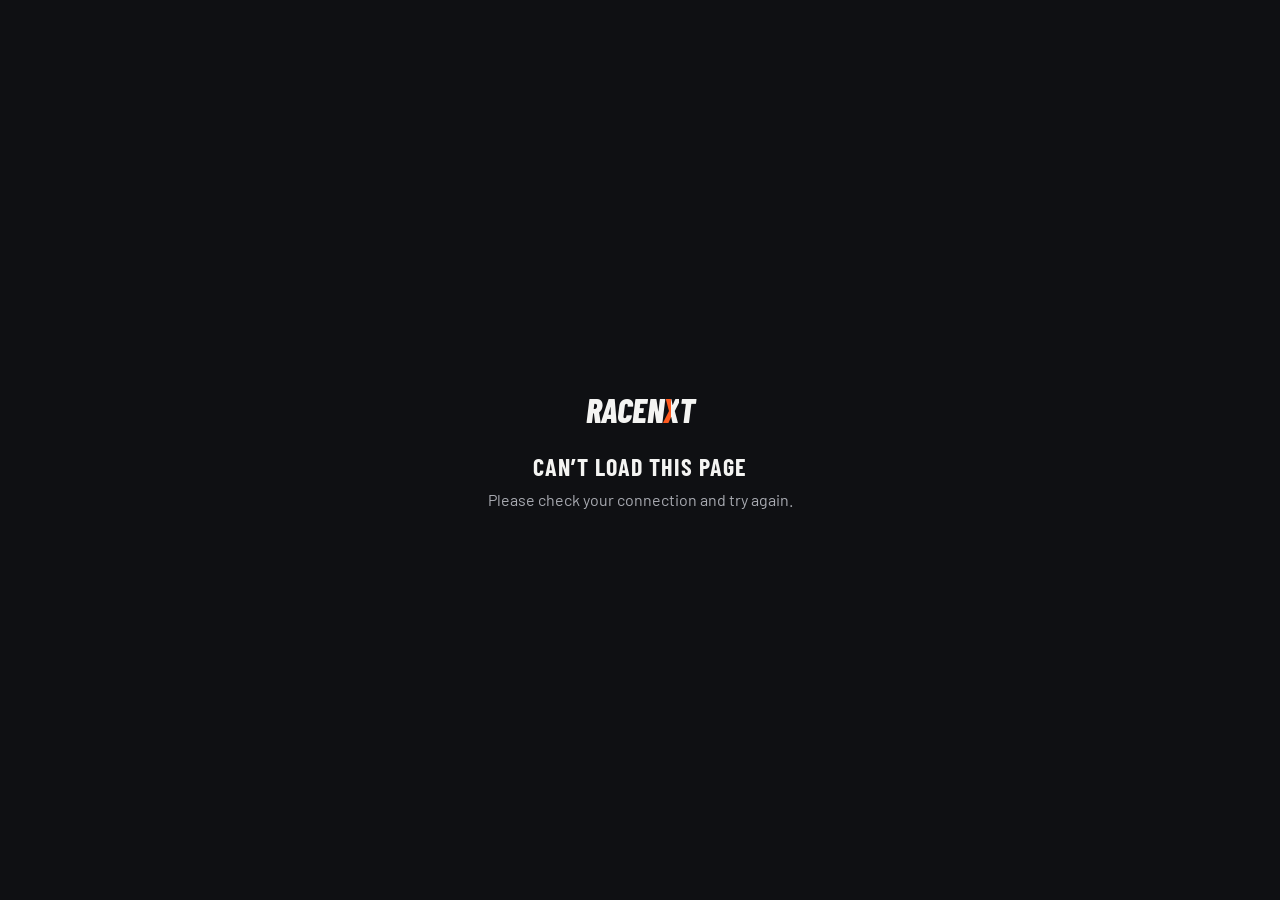
<file: docs/fan.html>
<!DOCTYPE html>
<html lang="en">
<head>
<meta charset="utf-8">
<meta name="viewport" content="width=device-width, initial-scale=1">
<title>Race Hub</title>
<meta name="apple-mobile-web-app-capable" content="yes">
<meta name="mobile-web-app-capable" content="yes">
<meta name="apple-mobile-web-app-title" content="Race Hub">
<meta name="apple-mobile-web-app-status-bar-style" content="black">
<meta name="theme-color" content="#0d0e11">
<link rel="preconnect" href="https://fonts.googleapis.com">
<link rel="preconnect" href="https://fonts.gstatic.com" crossorigin>
<link href="https://fonts.googleapis.com/css2?family=Barlow+Condensed:ital,wght@0,500;0,600;0,700;0,800;1,800&family=Barlow:wght@400;500;600&display=swap" rel="stylesheet">
<style>
  :root{
    --bg:#0d0e11; --panel:#16181d; --panel2:#1c1f25; --line:#2a2d35;
    --text:#f2f2ef; --muted:#9a9ca3; --dim:#6c6f77;
    --imsa:#e8352f; --elms:#f2d30f; --lm:#ff9a1f; --alms:#5fcf6e;
  }
  *{box-sizing:border-box;margin:0;padding:0}
  body{background:var(--bg);color:var(--text);font-family:'Barlow',system-ui,sans-serif;line-height:1.4;-webkit-font-smoothing:antialiased}
  .wrap{max-width:860px;margin:0 auto;padding:40px 20px 64px}

  .hero{position:relative;border-radius:16px;overflow:hidden;min-height:440px;display:flex;align-items:flex-end;margin-bottom:22px;background:#111}
  .hero .photo{position:absolute;inset:0;width:100%;height:100%;object-fit:cover;object-position:62% 40%}
  .hero::after{content:"";position:absolute;inset:0;background:linear-gradient(90deg,rgba(13,14,17,.92) 0%,rgba(13,14,17,.55) 45%,rgba(13,14,17,0) 75%),linear-gradient(0deg,rgba(13,14,17,.85) 0%,rgba(13,14,17,0) 45%)}
  .hero-text{position:relative;z-index:1;padding:28px}
  .logo{position:absolute;top:24px;left:28px;z-index:1;width:calc(150px * var(--lgs,1));max-width:45%;height:auto;filter:drop-shadow(0 2px 8px rgba(0,0,0,.4))}
  .partners{display:flex;align-items:center;justify-content:center;gap:clamp(24px,6vw,56px);padding:18px 16px;margin-bottom:6px;border:1px solid var(--line);border-radius:12px;background:var(--panel)}
  .partners span{font:600 12px 'Barlow Condensed';letter-spacing:.18em;text-transform:uppercase;color:var(--dim)}
  .partners img{display:block;width:auto;opacity:.85;transition:opacity .15s}
  .partners a{display:block;padding:6px;border-radius:6px}
  .partners a:hover img{opacity:1}
  .partners a:focus-visible{outline:2px solid var(--lm);outline-offset:2px}
  .partners .p-cad{height:40px} .partners .p-cnx{height:22px} .partners .p-ao{height:34px}
  .socials{display:flex;gap:6px}
  .socials a{display:flex;align-items:center;justify-content:center;width:34px;height:34px;border-radius:50%;color:var(--text);opacity:.85;transition:opacity .15s,background .15s}
  .socials a:hover{opacity:1;background:rgba(255,255,255,.12)}
  .socials a:focus-visible{outline:2px solid var(--lm);outline-offset:2px}
  .socials svg{width:18px;height:18px}
  .hero .socials{margin-top:16px;gap:8px}
  .hero .socials a{background:rgba(255,255,255,.1);border:1px solid rgba(255,255,255,.18);opacity:1}
  .hero .socials a:hover{background:rgba(255,255,255,.22)}
  footer .socials a{color:var(--muted)}
  .lang{position:absolute;top:20px;right:20px;z-index:2;display:flex;background:rgba(13,14,17,.65);border:1px solid rgba(255,255,255,.2);border-radius:999px;padding:3px;backdrop-filter:blur(6px);-webkit-backdrop-filter:blur(6px)}
  .lang button{font:700 13px 'Barlow Condensed';letter-spacing:.12em;color:var(--muted);background:none;border:0;border-radius:999px;padding:6px 12px;cursor:pointer}
  .lang button[aria-pressed="true"]{background:var(--text);color:var(--bg)}
  .lang button:focus-visible{outline:2px solid var(--lm);outline-offset:2px}
  .car-btn{display:inline-flex;align-items:center;justify-content:center;width:44px;height:30px;border-radius:999px;border:1px solid var(--line);background:none;color:var(--muted);cursor:pointer;transition:color .15s,border-color .15s}
  .car-btn:hover{color:var(--text);border-color:#4a4d56}
  .car-btn:focus-visible{outline:2px solid var(--lm);outline-offset:2px}
  .car-btn svg{width:28px;height:28px;flex:none}
  .car-btn{color:#b9bcc3 !important}
  .car-lbl{display:none;font:600 13px 'Barlow',sans-serif;margin-left:6px}
  @media (min-width:621px){ .car-btn{width:auto;padding:0 12px 0 9px} .car-lbl{display:inline} }
  .country-row{gap:10px !important}
  .country{white-space:nowrap;min-width:0;overflow:hidden;text-overflow:ellipsis}
  .country-row > button{flex:none}
  .car-img{display:block;width:100%;aspect-ratio:3/2;object-fit:cover;border-radius:10px;margin:2px 0 14px;background:var(--panel2)}
  .car-specs{margin-bottom:22px}
  .spec{display:grid;grid-template-columns:38% 1fr;gap:12px;padding:8px 0;border-bottom:1px solid var(--line);font-size:14px;line-height:1.35}
  .spec span:first-child{color:var(--muted)}
  .ev.past{opacity:.42;filter:grayscale(.7);transition:opacity .2s}
  .ev.past:hover{opacity:.75}
  .partners-foot{margin:34px 0 0}
  .live-badge{display:inline-flex;align-items:center;gap:6px;font:800 12px 'Barlow',sans-serif;letter-spacing:.08em;color:#fff;background:#e5322d;border-radius:5px;padding:3px 7px;margin-right:10px;vertical-align:4px}
  .live-badge i{width:7px;height:7px;border-radius:50%;background:#fff;animation:live-pulse 1.2s ease-in-out infinite}
  .live-badge.sm{font-size:10px;padding:2px 6px;margin-right:7px;vertical-align:1px}
  @keyframes live-pulse{0%,100%{opacity:1}50%{opacity:.25}}
  @media (prefers-reduced-motion: reduce){.live-badge i{animation:none}}
  .live-line{display:flex !important;align-items:center;flex-wrap:wrap}
  .cd-sub{display:block;margin-top:6px;font-size:14px;color:var(--muted)}
  .cd-label .cd-ses{display:inline;font:600 14px 'Barlow',sans-serif;letter-spacing:0;text-transform:none;color:var(--text);margin:0;line-height:inherit}
  .cd-label .live-badge{color:#fff;font-size:12px}
  .cd-label .cd-sub, .cd-label .cd-sub *{text-transform:none}
  body:has(#tt:not([hidden])) .page-cue{display:none}
  .cd-yt{color:var(--dim);font-size:12px}
  .tt-row.done{opacity:.38}
  .tt-row.done span:first-child{text-decoration:line-through;text-decoration-thickness:1px}
  .tt-row.is-live{background:rgba(229,50,45,.08);border-radius:8px;margin:0 -8px;padding-left:8px;padding-right:8px}
  .demo-badge{position:fixed;top:10px;left:50%;transform:translateX(-50%);z-index:60;background:#f2d30f;color:#111;font:800 11px 'Barlow',sans-serif;letter-spacing:.1em;padding:4px 10px;border-radius:999px;pointer-events:none}
  .ev{position:relative}
  .share-btn{position:absolute;top:10px;right:10px;width:30px;height:30px;display:flex;align-items:center;justify-content:center;border-radius:50%;border:0;background:none;color:var(--dim);cursor:pointer;transition:color .15s,background .15s;z-index:1}
  .share-btn:hover{color:var(--text);background:rgba(255,255,255,.06)}
  .share-btn:focus-visible{outline:2px solid var(--lm);outline-offset:2px}
  .share-btn svg{width:16px;height:16px}
  .ev .name{padding-right:26px}
  .ev.flash{box-shadow:0 0 0 2px var(--c);transition:box-shadow .3s}
  #toast{position:fixed;left:50%;bottom:calc(70px + env(safe-area-inset-bottom));transform:translateX(-50%) translateY(10px);background:var(--text);color:var(--bg);font:600 14px 'Barlow',sans-serif;padding:9px 16px;border-radius:999px;opacity:0;pointer-events:none;transition:opacity .2s,transform .2s;z-index:70}
  #toast.on{opacity:1;transform:translateX(-50%) translateY(0)}
  .carno{display:inline-flex;align-items:center;font:700 12px 'Barlow',sans-serif;letter-spacing:.02em;color:var(--text);border:1px solid var(--line);border-radius:5px;padding:1px 6px;margin-left:8px;vertical-align:3px;text-transform:none}
  .team-box{display:flex;align-items:center;gap:14px;padding:12px 14px;margin:0 0 12px;border:1px solid var(--line);border-radius:10px;background:var(--panel2)}
  .team-num{font:800 28px 'Barlow Condensed';line-height:1;color:var(--text);min-width:52px;text-align:center}
  .team-box b{display:block;font:600 15px 'Barlow',sans-serif}
  .team-box span:not(.team-num){display:block;font-size:13px;color:var(--muted);margin-top:2px;line-height:1.35}
  .page-cue{position:fixed;left:50%;bottom:calc(2px + env(safe-area-inset-bottom));transform:translateX(-50%) translateY(calc((1 - var(--pc,1)) * 12px));opacity:var(--pc,1);display:flex;align-items:center;gap:6px;font:600 13px 'Barlow',sans-serif;color:var(--text);background:rgba(28,31,37,.9);border:1px solid #3a3d45;border-radius:999px;padding:7px 14px 7px 11px;pointer-events:none;z-index:40;backdrop-filter:blur(8px);-webkit-backdrop-filter:blur(8px);box-shadow:0 6px 20px rgba(0,0,0,.4);transition:opacity .12s linear,transform .12s linear}
  .page-cue svg{width:14px;height:14px;animation:cue-bob 1.6s ease-in-out infinite}
  .page-cue.gone{display:none}
  .chip-lm{height:14px;width:auto;display:block}
  .lm24{display:inline-flex;align-items:center;justify-content:center;font:800 10px 'Barlow Condensed';letter-spacing:0;background:var(--lm);color:#1a1206;border-radius:4px;height:18px;padding:0 4px}
  header{position:relative;padding-bottom:0;margin-bottom:18px}
  .stripe{display:flex;gap:6px;margin-bottom:22px}
  .stripe span{height:4px;width:44px;border-radius:2px}
  .eyebrow{font-family:'Barlow Condensed';font-weight:600;letter-spacing:.18em;text-transform:uppercase;color:var(--muted);font-size:14px}
  h1{font-family:'Barlow Condensed';font-weight:800;font-size:clamp(44px,9vw,76px);line-height:.95;text-transform:uppercase;margin:6px 0 10px;letter-spacing:.01em}
  h1 em{font-style:normal;color:var(--lm)}
  .sub{color:var(--muted);font-size:16px}

  .stats{display:grid;grid-template-columns:repeat(4,1fr);gap:10px;margin:24px 0 0}
  .stat{background:var(--panel);border:1px solid var(--line);border-radius:10px;padding:14px 14px 12px}
  .stat b{display:block;font-family:'Barlow Condensed';font-size:34px;font-weight:700;line-height:1}
  .stat small{color:var(--muted);font-size:13px}

  .filter-dd{position:sticky;top:8px;z-index:20;margin:0 0 6px;display:flex;justify-content:space-between;align-items:center;gap:12px}
  .season-prog{flex:none;display:flex;flex-direction:column;align-items:flex-end;gap:5px;padding:4px 10px;border-radius:10px;background:rgba(13,14,17,.82);backdrop-filter:blur(10px);-webkit-backdrop-filter:blur(10px)}
  .season-prog b{font:600 12px 'Barlow',sans-serif;letter-spacing:.06em;text-transform:uppercase;color:var(--muted)}
  .season-prog b span{color:var(--dim)}
  .season-prog i{display:block;width:76px;height:3px;border-radius:2px;background:var(--line);position:relative;overflow:hidden}
  .season-prog i::after{content:"";position:absolute;inset:0 auto 0 0;width:max(var(--p), 4px);background:var(--text);border-radius:2px}
  .ff-btn{max-width:100%;display:inline-flex;align-items:center;gap:8px;font:inherit;color:var(--text);background:rgba(13,14,17,.82);backdrop-filter:blur(10px);-webkit-backdrop-filter:blur(10px);border:1px solid var(--line);border-radius:999px;padding:6px 10px 6px 12px;cursor:pointer;text-align:left;transition:border-color .15s,box-shadow .15s}
  .ff-btn:hover,.ff-btn[aria-expanded="true"]{border-color:#4a4d56}
  .ff-btn[aria-expanded="true"]{box-shadow:0 10px 30px rgba(0,0,0,.45)}
  .ff-btn:focus-visible{outline:2px solid var(--lm);outline-offset:2px}
  .ff-pre{flex:none;font:600 10px 'Barlow',sans-serif;letter-spacing:.14em;text-transform:uppercase;color:var(--dim);padding-right:8px;border-right:1px solid var(--line)}
  .ff-cur{min-width:0;display:flex;align-items:center;gap:8px}
  .ff-name{font:600 13.5px 'Barlow',sans-serif;white-space:nowrap;overflow:hidden;text-overflow:ellipsis}
  .ff-menu .ff-name{font-size:15px}
  .ff-logo{flex:none;width:58px;height:22px;display:flex;align-items:center;justify-content:center}
  .ff-cur .ff-logo{width:42px;height:16px}
  .ff-cur .ff-logo .ff-all{width:15px;height:15px}
  .ff-cur .ff-logo:has(.ff-all){width:16px}
  .ff-logo img{max-width:100%;max-height:100%;object-fit:contain}
  .ff-logo .ff-all{width:20px;height:20px;color:var(--muted)}
  .ff-chev{flex:none;width:15px;height:15px;color:var(--muted);transition:transform .15s}
  .ff-btn[aria-expanded="true"] .ff-chev{transform:rotate(180deg)}
  .ff-menu{position:absolute;top:calc(100% + 6px);left:0;width:min(100%, 380px);list-style:none;margin:0;padding:6px;background:var(--panel2);border:1px solid #3a3d45;border-radius:12px;box-shadow:0 18px 40px rgba(0,0,0,.55)}
  .ff-menu[hidden]{display:none}
  .ff-menu li{display:flex;align-items:center;gap:12px;padding:10px 10px;border-radius:8px;cursor:pointer;color:var(--muted);outline:none}
  .ff-menu li:hover,.ff-menu li:focus{background:rgba(255,255,255,.06);color:var(--text)}
  .ff-menu li[aria-selected="true"]{color:var(--text);background:rgba(255,255,255,.04)}
  .ff-menu li[aria-selected="true"]::after{content:"";flex:none;margin-left:auto;width:6px;height:11px;border:solid var(--text);border-width:0 2px 2px 0;transform:rotate(45deg) translate(-2px,-2px)}
  .ff-menu .ff-name{flex:1;min-width:0}
  @media (prefers-reduced-motion: reduce){.ff-chev{transition:none}}

  .month{display:grid;grid-template-columns:92px 1fr;gap:16px;margin-bottom:18px}
  .month h2{font:600 12px 'Barlow',sans-serif;text-transform:uppercase;letter-spacing:.2em;color:var(--dim);padding-top:18px;position:sticky;top:56px;align-self:start}
  .events{display:flex;flex-direction:column;gap:10px}

  .ev{display:grid;grid-template-columns:86px 1fr auto;align-items:center;gap:16px;background:var(--panel);border:1px solid var(--line);border-left:4px solid var(--c);border-radius:10px;padding:14px 16px}
  .ev.alms{--c:var(--alms)} .ev.imsa{--c:var(--imsa)} .ev.elms{--c:var(--elms)} .ev.lm{--c:var(--lm)}
  .date{font-family:'Barlow Condensed';text-transform:uppercase;line-height:1}
  .date b{display:block;font-size:26px;font-weight:700;white-space:nowrap}
  .date small{font-size:13px;color:var(--muted);letter-spacing:.08em;font-weight:600}
  .name{font-family:'Barlow Condensed';font-weight:700;font-size:22px;text-transform:uppercase;letter-spacing:.02em;line-height:1.05}
  .where{color:var(--muted);font-size:14.5px;margin-top:3px}
  a.where{display:block;text-decoration:none;color:var(--muted);transition:color .15s}
  a.where:hover{color:var(--text);text-decoration:underline;text-underline-offset:3px}
  a.where:focus-visible{outline:2px solid var(--lm);outline-offset:2px;border-radius:3px}
  .pin{width:12px;height:12px;vertical-align:-1px;margin-right:4px;opacity:.7}
  .country-row{display:flex;align-items:center;gap:14px;margin-top:6px}
  .country-row .country{margin-top:0}
  .tt-btn{display:inline-flex;align-items:center;gap:5px;font:600 13px 'Barlow',sans-serif;color:var(--muted);background:none;border:1px solid var(--line);border-radius:999px;padding:3px 10px;cursor:pointer;transition:color .15s,border-color .15s}
  .tt-btn:hover{color:var(--text);border-color:#4a4d56}
  .tt-btn:focus-visible{outline:2px solid var(--lm);outline-offset:2px}
  .tt-btn svg{width:12px;height:12px}
  .tt-btn.has{color:var(--text);border-color:#4a4d56}
  #tt{position:fixed;inset:0;background:rgba(0,0,0,.6);display:flex;align-items:center;justify-content:center;padding:16px;z-index:50;overscroll-behavior:contain}
  #tt[hidden]{display:none!important}
  .tt-modal{position:relative;background:var(--panel);border:1px solid var(--line);border-radius:14px;width:100%;max-width:440px;max-height:85vh;max-height:85dvh;display:flex;flex-direction:column;overflow:hidden}
  .tt-hd{flex:none;display:flex;align-items:flex-start;gap:10px;padding:16px 14px 10px 20px;border-bottom:1px solid var(--line)}
  #tt-hdc{flex:1;min-width:0}
  .tt-hd .tt-head{margin-bottom:0}
  .tt-hd .tt-head h3{font-size:24px;margin:0}
  .tt-hd .tt-head small{display:block;margin-top:2px;letter-spacing:.06em}
  .tt-modebar{display:flex;align-items:center;gap:10px;margin-top:10px}
  .tt-modebar .tt-mode{margin:0}
  .tt-mode button{font-size:12px !important;padding:4px 10px !important}
  .tt-off{font-size:12px;color:var(--dim);font-variant-numeric:tabular-nums}
  #tt-close{flex:none}
  #tt-body{flex:1 1 auto;min-height:0;overflow-y:auto;-webkit-overflow-scrolling:touch;overscroll-behavior:contain;touch-action:pan-y;padding:12px 20px var(--ft-h,0px);scrollbar-width:thin}
  #tt-body > :last-child{margin-bottom:22px}
  #tt-ft{position:absolute;left:0;right:0;bottom:0;z-index:3;display:none;padding:34px 20px 16px;background:linear-gradient(to bottom,rgba(22,24,29,0) 0,rgba(22,24,29,.92) 30px,var(--panel) 46px);pointer-events:none;border-bottom-left-radius:14px;border-bottom-right-radius:14px}
  #tt-ft > *{pointer-events:auto}
  #tt-ft .pick-bar{margin:0 0 8px}
  #tt-ft .cal-all{box-shadow:0 8px 24px rgba(0,0,0,.45)}
  .tt-modal.selecting #tt-ft{display:block}
  .tt-modal.selecting .tt-note,.tt-modal.selecting .tt-link{display:none}

  .scroll-fade{position:absolute;left:0;right:0;bottom:var(--cue-b,0px);height:56px;background:linear-gradient(to bottom,rgba(22,24,29,0),var(--panel));pointer-events:none;opacity:0;transition:opacity .2s}
  .scroll-cue{position:absolute;left:50%;bottom:calc(var(--cue-b,0px) + 10px);transform:translateX(-50%);display:flex;align-items:center;gap:6px;font:600 12px 'Barlow',sans-serif;color:var(--text);background:rgba(28,31,37,.92);border:1px solid #3a3d45;border-radius:999px;padding:6px 12px 6px 10px;opacity:0;pointer-events:none;transition:opacity .12s linear,transform .12s linear;backdrop-filter:blur(6px);-webkit-backdrop-filter:blur(6px)}
  .scroll-cue svg{width:14px;height:14px;animation:cue-bob 1.6s ease-in-out infinite}
  .tt-modal.has-more .scroll-fade{opacity:var(--cue-k,1)}
  .tt-modal.selecting .scroll-fade{display:none}
  .tt-modal.has-more .scroll-cue{opacity:var(--cue-k,1);transform:translateX(-50%) translateY(calc((1 - var(--cue-k,1)) * 10px))}
  .tt-modal:not(.selecting) #tt-body{padding-bottom:0}
  @keyframes cue-bob{0%,100%{transform:translateY(0)}50%{transform:translateY(3px)}}
  @media (prefers-reduced-motion: reduce){.scroll-cue svg{animation:none}}
  #tt-close{width:34px;height:34px;border-radius:50%;border:1px solid var(--line);background:var(--panel2);color:var(--text);font-size:18px;cursor:pointer}
  #tt-close:focus-visible{outline:2px solid var(--lm);outline-offset:2px}
  .tt-head{border-left:4px solid var(--c);padding-left:12px;margin-bottom:14px}
  .tt-head.imsa{--c:var(--imsa)} .tt-head.elms{--c:var(--elms)} .tt-head.alms{--c:var(--alms)} .tt-head.lm{--c:var(--lm)}
  .tt-head small{font:600 12px 'Barlow Condensed';letter-spacing:.14em;text-transform:uppercase;color:var(--muted)}
  .tt-head h3{font:700 26px 'Barlow Condensed';text-transform:uppercase;line-height:1.1;margin:2px 0}
  .tt-head span{color:var(--muted);font-size:14px}
  .tt-tz{font-size:13px;color:var(--dim);margin-bottom:10px}
  .tt-day{margin-bottom:14px}
  .tt-day b{display:block;font:700 15px 'Barlow Condensed';letter-spacing:.08em;text-transform:uppercase;color:var(--muted);margin-bottom:4px}
  .tt-row{display:grid;grid-template-columns:56px 1fr;gap:10px;padding:6px 0;border-bottom:1px solid var(--line);font-size:15px}
  .tt-row span:first-child{font-variant-numeric:tabular-nums;font-weight:600}
  .tt-mode{display:inline-flex;background:var(--panel2);border:1px solid var(--line);border-radius:999px;padding:3px;margin-bottom:10px}
  .tt-mode button{font:600 13px 'Barlow',sans-serif;color:var(--muted);background:none;border:0;border-radius:999px;padding:5px 12px;cursor:pointer}
  .tt-mode button[aria-pressed="true"]{background:var(--text);color:var(--bg)}
  .tt-mode button:focus-visible,.cal-add:focus-visible,.cal-all:focus-visible{outline:2px solid var(--lm);outline-offset:2px}
  .tt-row{grid-template-columns:56px 1fr 30px !important;align-items:center}
  .tt-row.pick{cursor:pointer;position:relative}
  .tt-row.pick input{position:absolute;opacity:0;width:1px;height:1px}
  .tt-row .box{width:22px;height:22px;border-radius:6px;border:1.5px solid #555963;display:flex;align-items:center;justify-content:center;transition:background .15s,border-color .15s}
  .tt-row input:checked + .box{background:var(--text);border-color:var(--text)}
  .tt-row input:checked + .box::after{content:"";width:6px;height:11px;border:solid var(--bg);border-width:0 2.5px 2.5px 0;transform:rotate(45deg) translate(-1px,-1px)}
  .tt-row input:focus-visible + .box{outline:2px solid var(--lm);outline-offset:2px}
  .pick-bar{display:flex;justify-content:space-between;margin:2px 0 4px}
  .pick-cancel{font:600 13px 'Barlow',sans-serif;color:var(--muted);background:none;border:0;cursor:pointer;padding:4px 0}
  .pick-cancel:hover{color:var(--text)}
  .tt-row .box{display:none}
  .tt-modal.selecting .tt-row .box{display:flex}
  .tt-modal.selecting .tt-row .cal-ico{display:none}
  .tt-row.pick{cursor:default}
  .tt-modal.selecting .tt-row.pick{cursor:pointer}
  .cal-ico{display:flex;align-items:center;justify-content:center;width:30px;height:30px;margin-right:-4px;border-radius:8px;border:1px solid var(--line);background:none;color:var(--muted);cursor:pointer;transition:color .15s,border-color .15s}
  .cal-ico:hover{color:var(--text);border-color:#4a4d56}
  .cal-ico:focus-visible{outline:2px solid var(--lm);outline-offset:2px}
  .cal-ico svg{width:16px;height:16px}
  .pick-toggle{font:600 13px 'Barlow',sans-serif;color:var(--muted);background:none;border:0;text-decoration:underline;text-underline-offset:3px;cursor:pointer;padding:4px 0}
  .pick-toggle:hover{color:var(--text)}
  .cal-all{width:100%;border:0;cursor:pointer}
  .cal-all:disabled{background:var(--panel2);color:var(--dim);cursor:default}
  .cal-add{display:flex;align-items:center;justify-content:center;width:32px;height:32px;border-radius:8px;border:1px solid var(--line);color:var(--muted);transition:color .15s,border-color .15s}
  .cal-add:hover{color:var(--text);border-color:#4a4d56}
  .cal-add svg{width:16px;height:16px}
  .cal-all{display:flex;align-items:center;justify-content:center;gap:8px;margin:6px 0 8px;padding:11px 14px;border-radius:999px;background:var(--text);color:var(--bg);text-decoration:none;font:700 14px 'Barlow Condensed';letter-spacing:.1em;text-transform:uppercase}
  .cal-all svg{width:16px;height:16px}
  .inline-ic{width:13px;height:13px;vertical-align:-2px}
  .sub-link{width:100%;text-align:left;font:inherit;cursor:pointer;display:flex;align-items:center;gap:10px;text-decoration:none;color:var(--text);border:1px solid var(--line);border-radius:12px;padding:10px 14px;background:var(--panel);flex-basis:100%}
  .sub-link:hover{border-color:#4a4d56}
  .sub-link:focus-visible{outline:2px solid var(--lm);outline-offset:2px}
  .sub-link svg{width:20px;height:20px;flex:none}
  .sub-link b{display:block;font:700 15px 'Barlow Condensed';letter-spacing:.08em;text-transform:uppercase}
  .sub-link small{color:var(--muted);font-size:13px}
  .tt-inc{color:var(--elms)}
  .sub-opt{display:flex;align-items:center;justify-content:space-between;gap:12px;text-decoration:none;color:var(--text);border:1px solid var(--line);border-radius:12px;padding:12px 14px;margin-bottom:10px;background:var(--panel2)}
  .sub-opt:hover{border-color:#4a4d56}
  .sub-opt.done{opacity:.6}
  .sub-opt:focus-visible{outline:2px solid var(--lm);outline-offset:2px}
  .sub-opt b{display:block;font:700 17px 'Barlow Condensed';letter-spacing:.06em;text-transform:uppercase}
  .sub-opt small{color:var(--muted);font-size:13px}
  .sub-opt span.arr{color:var(--muted);font-size:18px}
  .tt-note{font-size:12.5px;color:var(--dim);margin-bottom:12px;line-height:1.4}
  .tt-empty{color:var(--muted);padding:12px 0 16px;line-height:1.5}
  .tt-link{display:inline-block;margin-top:6px;color:var(--text);font-size:14px;text-underline-offset:3px}
  .country{display:inline-flex;align-items:center;gap:6px;color:var(--text);font-weight:600;margin-top:6px;font-size:15px}
  .flag{font-size:18px;line-height:1}
  .badge{font:700 12px 'Barlow Condensed';letter-spacing:.14em;text-transform:uppercase;color:var(--c);border:1px solid var(--c);border-radius:4px;padding:4px 8px;white-space:nowrap}
  .series-logo{width:76px;height:24px;object-fit:contain;object-position:right center;opacity:.72}
  .series-logo[alt="Le Mans"]{height:30px}
  .dur{display:inline-flex;align-items:center;gap:4px;font:600 13px 'Barlow',sans-serif;letter-spacing:0;text-transform:none;color:var(--muted);margin-left:10px;vertical-align:3px;white-space:nowrap}
  .dur svg{width:13px;height:13px}
  .cd-car .car-ic{width:auto;height:12px;max-width:38px;flex:none}
  .countdown{position:relative}
  .countdown .cd-share{position:absolute;top:-1px;right:-1px;width:38px;height:32px;padding:0 0 1px 1px;border:1px solid var(--line);border-radius:0 12px 0 12px;background:linear-gradient(225deg,rgba(255,255,255,.055),rgba(255,255,255,.015));color:#7d808a;transition:color .15s,background .15s,border-color .15s}
  .countdown .cd-share:hover,.countdown .cd-share:focus-visible{color:var(--c,var(--lm));border-color:#3a3d45;background:linear-gradient(225deg,rgba(255,255,255,.09),rgba(255,255,255,.03))}
  .countdown .cd-share svg{width:14px;height:14px}
  @media (min-width:621px){ #cd.countdown{padding-top:34px;padding-bottom:22px} }
  .cd-btns{display:flex;gap:8px;flex-wrap:wrap;justify-content:flex-end}
  .watch.ghost{background:transparent;color:var(--text);border:1px solid #4a4d56}
  .next{display:inline-block;font:700 11px 'Barlow Condensed';letter-spacing:.14em;text-transform:uppercase;background:var(--text);color:var(--bg);border-radius:3px;padding:2px 6px;margin-left:8px;vertical-align:3px}

  .ev.lm{background:linear-gradient(120deg,#2a1d0c 0%,var(--panel) 60%);border-color:#5a3d14;border-left-color:var(--lm)}
  .ev.lm .name{color:var(--lm)}
  .ev{height:132px}
  .countdown{margin-top:22px;background:var(--panel);border:1px solid var(--line);border-left:4px solid var(--c,var(--lm));border-radius:12px;padding:18px 20px;display:flex;align-items:center;justify-content:space-between;gap:18px;flex-wrap:wrap}
  .countdown.imsa{--c:var(--imsa)} .countdown.elms{--c:var(--elms)} .countdown.alms{--c:var(--alms)} .countdown.lm{--c:var(--lm)}
  .cd-label small{display:block;font:600 12px 'Barlow Condensed';letter-spacing:.18em;text-transform:uppercase;color:var(--muted)}
  .cd-label b{display:block;font:700 26px 'Barlow Condensed';text-transform:uppercase;line-height:1.1;margin-top:2px}
  .cd-label span{color:var(--muted);font-size:14px}
  .cd-units{display:flex;gap:8px}
  .cd-right{display:flex;flex-direction:column;align-items:flex-end;gap:10px}
  .watch{display:inline-flex;align-items:center;gap:8px;font:700 14px 'Barlow Condensed';letter-spacing:.12em;text-transform:uppercase;text-decoration:none;color:var(--bg);background:var(--c,var(--lm));border-radius:999px;padding:9px 16px;transition:filter .15s}
  .watch{white-space:nowrap}
  .watch:hover{filter:brightness(1.12)}
  .watch:focus-visible{outline:2px solid var(--text);outline-offset:2px}
  .watch svg{width:14px;height:14px}
  .watch-alt{font-size:13px;color:var(--muted);text-decoration:underline;text-underline-offset:3px}
  .watch-alt:hover{color:var(--text)}
  .cd-units div{background:var(--panel2);border:1px solid var(--line);border-radius:8px;min-width:64px;padding:8px 6px;text-align:center}
  .cd-units b{display:block;font:700 30px 'Barlow Condensed';line-height:1;font-variant-numeric:tabular-nums}
  .cd-units small{font-size:11px;color:var(--muted);text-transform:uppercase;letter-spacing:.1em}
  .note{color:var(--muted);font-size:13.5px;margin-top:6px}

  /* "Powered by Racenxt": always in English, under the right end of "NAME RACE HUB" */
  .hero-tb{display:inline-grid;max-width:100%}
  .hero-tb h1{margin-bottom:0}
  .hero-pow{justify-self:end;display:flex;align-items:center;gap:6px;margin-top:1px;font:600 9.5px Barlow,system-ui,sans-serif;letter-spacing:.16em;text-transform:uppercase;color:rgba(244,244,242,.62)}
  .hero-pow .rnx{font-size:14px;text-decoration:none}
  .hero-pow .rnx:hover{filter:brightness(1.15)}
  .hero-pow .rnx:focus-visible{outline:2px solid var(--lm);outline-offset:3px;border-radius:3px}
  .powered{display:flex;justify-content:center;align-items:baseline;gap:8px;margin:26px 0 8px;color:var(--dim);font-size:11px;letter-spacing:.14em;text-transform:uppercase}
  .rnx{font-family:'Barlow Condensed',sans-serif;font-style:italic;font-weight:800;font-size:19px;letter-spacing:-.01em;color:#F4F4F2;text-transform:none}
  .rnx .x{background:linear-gradient(90deg,#FF5A1F 50%,#F4F4F2 50%);-webkit-background-clip:text;background-clip:text;-webkit-text-fill-color:transparent;padding-right:1px}
  footer{margin-top:36px;padding-top:20px;border-top:1px solid var(--line);color:var(--dim);font-size:13px;display:flex;flex-wrap:wrap;gap:18px;justify-content:space-between;align-items:center}
  .legend{display:flex;gap:16px;flex-wrap:wrap}
  .legend span{display:flex;align-items:center;gap:6px}
  .legend i{width:10px;height:10px;border-radius:2px;display:inline-block}

  [hidden]{display:none!important}

  @media (max-width:360px){ .tt-btn{font-size:0;gap:0;padding:4px 8px} .tt-btn svg{width:14px;height:14px} .country-row{gap:8px !important} }
  @media (max-width:620px) and (max-height:620px){ .hero{min-height:210px !important} .hero h1{font-size:32px !important} .partners{padding:8px 12px !important} }
  @media (max-width:620px){
    .wrap{padding:12px 12px 48px}
    .stats{grid-template-columns:repeat(2,1fr)}
    .hero{min-height:268px;min-height:clamp(200px, calc(100svh - 440px), 560px);align-items:flex-end;margin-bottom:10px;border-radius:14px}
    .hero .photo{object-position:70% 28%;height:100%}
    .hero::after{background:linear-gradient(180deg,rgba(13,14,17,.7) 0%,rgba(13,14,17,0) 30%),linear-gradient(0deg,rgba(13,14,17,.95) 0%,rgba(13,14,17,.55) 45%,rgba(13,14,17,0) 75%)}
    .hero h1{font-size:38px;margin:2px 0 0}
    .eyebrow{font-size:12px}
    .lang{top:12px;right:12px}
    .lang button{padding:5px 10px}
    .hero-text{padding:14px 16px}
    .logo{top:14px;left:16px;width:calc(92px * var(--lgs,1));max-width:38%}
    .hero .socials{gap:6px;margin-top:8px}
    .socials a{width:28px;height:28px}
    .socials svg{width:16px;height:16px}
    .partners span{display:none}
    .partners{padding:10px 12px}
    .partners .p-cad{height:26px} .partners .p-cnx{height:14px} .partners .p-ao{height:22px}
    .month{grid-template-columns:1fr;gap:8px}
    .month h2{position:static;padding:10px 0 0 2px}
    .month{gap:6px}
    .ev{grid-template-columns:70px 1fr;gap:12px}
    .date b{font-size:22px}
    .name{font-size:20px}
    .ev{height:170px;grid-template-columns:72px minmax(0,1fr);grid-template-rows:auto auto;align-content:center;row-gap:10px}
    .ev .date{grid-column:1;grid-row:1;align-self:end}
    .ev .series-logo{grid-column:1;grid-row:2;align-self:start;justify-self:start;width:56px;height:20px;object-position:left center}
    .ev .series-logo[alt="Le Mans"]{height:26px}
    .ev > div:nth-child(2){grid-column:2;grid-row:1 / span 2;min-width:0;align-self:center}
    .name{display:-webkit-box;-webkit-line-clamp:2;-webkit-box-orient:vertical;overflow:hidden}
    .where,a.where{display:-webkit-box;-webkit-line-clamp:2;-webkit-box-orient:vertical;overflow:hidden}
    .note{white-space:nowrap;overflow:hidden;text-overflow:ellipsis}
    .cd-units{width:100%;justify-content:space-between}
    .cd-right{width:100%;align-items:stretch}
    .watch{justify-content:center;flex:1;letter-spacing:.06em;padding:9px 10px}
    .cd-btns{width:100%}
    .watch-alt{text-align:center}
    .cd-units div{flex:1;min-width:0}
    .cd-units b{font-size:22px}
    .countdown{margin-top:10px;padding:14px 14px;gap:12px}
    .cd-label b{font-size:22px}
    .cd-units div{padding:6px 4px}
    .cd-units small{font-size:10px}
    .watch{padding:8px 10px}
  }

  /* ===== Race card v2 — clean, aligned ===== */
  .ev.ev2{display:grid;grid-template-columns:76px minmax(0,1fr);grid-template-rows:none;align-items:center;column-gap:18px;row-gap:0;height:136px;padding:0 16px 0 18px}
  .ev.ev2 .ev-date{display:flex;flex-direction:column;align-items:flex-start;gap:2px;font-family:'Barlow Condensed';text-transform:uppercase;line-height:1}
  .ev.ev2 .ev-date b{font-size:26px;font-weight:700;white-space:nowrap}
  .ev.ev2 .ev-date small{font-size:12px;font-weight:600;letter-spacing:.1em;color:var(--muted)}
  .ev.ev2 .ev-logo{margin-top:10px;width:64px;height:18px;object-fit:contain;object-position:left center;opacity:.75}
  .ev.ev2 .ev-logo.sq{height:24px}
  .ev.ev2 .ev-main{min-width:0;display:flex;flex-direction:column;gap:6px}
  .ev.ev2 .ev-head{display:flex;flex-wrap:wrap;align-items:center;column-gap:10px;row-gap:3px;padding-right:30px}
  .ev.ev2 .ev-name{margin:0;font:700 22px/1.1 'Barlow Condensed';letter-spacing:.02em;text-transform:uppercase}
  .ev.ev2.lm .ev-name{color:var(--lm)}
  .ev.ev2 .ev-meta{display:inline-flex;align-items:center;gap:8px;flex:none;height:20px}
  .ev.ev2 .ev-dur{display:inline-flex;align-items:center;gap:4px;font:600 12.5px/1 'Barlow',sans-serif;color:var(--muted)}
  .ev.ev2 .ev-dur svg{width:12px;height:12px}
  .ev.ev2 .ev-next{display:inline-flex;align-items:center;height:18px;font:700 10.5px/1 'Barlow',sans-serif;letter-spacing:.12em;text-transform:uppercase;background:var(--text);color:var(--bg);border-radius:4px;padding:0 6px}
  .ev.ev2 .share-btn{position:absolute;top:-1px;right:-1px;transform:none;width:38px;height:32px;padding:0 0 1px 1px;border:1px solid var(--line);border-radius:0 10px 0 12px;background:linear-gradient(225deg,rgba(255,255,255,.055),rgba(255,255,255,.015));color:#7d808a;opacity:1;transition:color .15s,background .15s,border-color .15s}
  .ev.ev2 .share-btn:hover,.ev.ev2 .share-btn:focus-visible{color:var(--c);border-color:#3a3d45;background:linear-gradient(225deg,rgba(255,255,255,.09),rgba(255,255,255,.03))}
  .ev.ev2 .share-btn:active{transform:scale(.96)}
  .ev.ev2 .share-btn svg{width:14px;height:14px}
  .ev.ev2 .where{margin:0;font-size:13.5px;line-height:1.35;display:block;white-space:nowrap;overflow:hidden;text-overflow:ellipsis}
  .ev.ev2 .ev-actions{display:flex;align-items:center;gap:8px;height:28px}
  .ev.ev2 .country{display:inline-flex;align-items:center;gap:6px;height:28px;margin:0 4px 0 0;font:600 14px/1 'Barlow',sans-serif;color:var(--text);white-space:nowrap;min-width:0;overflow:hidden;text-overflow:ellipsis}
  .ev.ev2 .country .flag{font-size:16px;line-height:1}
  .ev.ev2 .tt-btn,.ev.ev2 .car-btn{flex:none;display:inline-flex;align-items:center;justify-content:center;gap:6px;height:28px;padding:0 11px;margin:0;border:1px solid var(--line);border-radius:999px;background:transparent;color:var(--muted) !important;font:600 12.5px/1 'Barlow',sans-serif;width:auto;transition:color .15s,border-color .15s,background .15s}
  .ev.ev2 .tt-btn:hover,.ev.ev2 .car-btn:hover{color:var(--text) !important;border-color:#4a4d56;background:rgba(255,255,255,.03)}
  .ev.ev2 .tt-btn.has{color:var(--text) !important}
  .ev.ev2 .tt-btn svg{width:13px;height:13px}
  .ev.ev2 .car-btn{padding:0 10px}
  .ev.ev2 .car-btn .car-ic{width:auto;height:11px;max-width:34px;flex:none}
  .ev.ev2 .car-lbl{display:none;margin:0}
  .ev.ev2 .note{margin:0;font-size:12.5px;color:var(--dim);white-space:nowrap;overflow:hidden;text-overflow:ellipsis}
  @media (min-width:621px){ .ev.ev2 .car-lbl{display:inline} .ev.ev2 .car-btn{padding:0 12px 0 10px} }
  @media (max-width:620px){
    .ev.ev2{grid-template-columns:62px minmax(0,1fr);column-gap:12px;height:156px;padding:0 12px 0 14px}
    .ev.ev2 .ev-date b{font-size:22px}
    .ev.ev2 .ev-logo{width:54px;height:16px;margin-top:8px}
    .ev.ev2 .ev-logo.sq{height:22px}
    .ev.ev2 .ev-name{font-size:19px}
    .ev.ev2 .where{white-space:normal;display:-webkit-box;-webkit-line-clamp:2;-webkit-box-orient:vertical}
    .ev.ev2 .ev-actions{gap:6px}
    .ev.ev2 .tt-btn{padding:0 10px}
  }
  @media (max-width:360px){ .ev.ev2 .tt-btn span{display:none} .ev.ev2 .tt-btn{padding:0 9px} .ev.ev2 .where{-webkit-line-clamp:1} .ev.ev2 .ev-name{font-size:18px} }
  html.ws-lock{overflow:hidden}
  .ws{position:fixed;inset:0;z-index:200;display:flex;align-items:flex-end;justify-content:center}
  .ws-back{position:absolute;inset:0;background:rgba(5,6,8,.62);opacity:0;transition:opacity .28s ease;-webkit-backdrop-filter:blur(2px);backdrop-filter:blur(2px)}
  .ws-card{position:relative;width:100%;max-width:520px;background:#16181d;border:1px solid #2c2f37;border-bottom:0;border-radius:22px 22px 0 0;padding:10px 18px calc(18px + env(safe-area-inset-bottom));box-shadow:0 -18px 50px rgba(0,0,0,.5);transform:translateY(105%);transition:transform .32s cubic-bezier(.2,.85,.25,1)}
  .ws.on .ws-back{opacity:1}
  .ws.on .ws-card{transform:none}
  .ws-grab{display:block;width:40px;height:4px;border-radius:4px;background:#3a3d46;margin:2px auto 12px}
  .ws-head{display:flex;align-items:flex-start;justify-content:space-between;gap:12px;margin-bottom:14px}
  .ws-head small{display:block;font:700 12px/1 'Barlow Condensed',sans-serif;letter-spacing:.16em;text-transform:uppercase;color:var(--c)}
  .ws-head h3{font:700 24px/1.1 'Barlow Condensed',sans-serif;text-transform:uppercase;letter-spacing:.01em;margin-top:6px;color:var(--text)}
  .ws-x{flex:none;width:36px;height:36px;border-radius:50%;border:1px solid #2f323a;background:#1f2228;color:var(--muted);display:grid;place-items:center;cursor:pointer;transition:background .15s,color .15s}
  .ws-x:hover{background:#2a2d34;color:var(--text)}
  .ws-x svg{width:16px;height:16px}
  .ws-list{display:grid;gap:8px}
  .ws-row{display:flex;align-items:center;gap:14px;min-height:64px;padding:12px 14px;border-radius:16px;background:#1d2026;border:1px solid #2a2d35;color:var(--text);text-decoration:none;transition:background .15s,border-color .15s,transform .15s}
  .ws-row:hover{background:#23262d;border-color:#3a3d46}
  .ws-row:active{transform:scale(.985)}
  .ws-row:focus-visible,.ws-x:focus-visible{outline:2px solid var(--c);outline-offset:2px}
  .ws-ic{flex:none;width:42px;height:42px;border-radius:12px;display:grid;place-items:center;color:var(--c);background:color-mix(in srgb,var(--c) 14%,transparent)}
  .ws-ic svg{width:24px;height:24px}
  .ws-t{flex:1;min-width:0;display:grid;gap:3px}
  .ws-t b{font:600 17px/1.2 'Barlow',sans-serif}
  .ws-t small{font:500 13.5px/1.25 'Barlow',sans-serif;color:var(--muted);white-space:nowrap;overflow:hidden;text-overflow:ellipsis}
  .ws-go{flex:none;color:var(--dim)}
  .ws-go svg{width:18px;height:18px}
  .ws-note{margin-top:12px;font-size:12.5px;color:var(--dim);text-align:center}
  @media (min-width:700px){
    .ws{align-items:center}
    .ws-card{border-radius:22px;border-bottom:1px solid #2c2f37;padding:20px 22px 18px;transform:translateY(12px) scale(.97);opacity:0;transition:transform .24s cubic-bezier(.2,.85,.25,1),opacity .2s ease;box-shadow:0 24px 70px rgba(0,0,0,.55)}
    .ws.on .ws-card{opacity:1}
    .ws-grab{display:none}
  }
  @media (prefers-reduced-motion:reduce){ .ws-card,.ws-back{transition:opacity .15s ease !important} .ws-card{transform:none !important} }
  /* house style for the schedule / car / calendar sheet (see DESIGN.md) */
  #tt{background:rgba(5,6,8,.62);-webkit-backdrop-filter:blur(2px);backdrop-filter:blur(2px);align-items:flex-end;padding:0;animation:tt-fade .28s ease}
  .tt-modal{max-width:520px;max-height:90vh;max-height:90dvh;background:#16181d;border:1px solid #2c2f37;border-bottom:0;border-radius:22px 22px 0 0;box-shadow:0 -18px 50px rgba(0,0,0,.5);animation:tt-up .32s cubic-bezier(.2,.85,.25,1)}
  .tt-modal::before{content:"";display:block;flex:none;width:40px;height:4px;border-radius:4px;background:#3a3d46;margin:10px auto 0}
  #tt.closing{animation:tt-fade-out .26s ease forwards}
  #tt.closing .tt-modal{animation:tt-down .26s ease forwards}
  .tt-hd{padding:12px 16px 14px 20px;border-bottom:1px solid #24262d;align-items:flex-start}
  .tt-hd .tt-head{border-left:0;padding-left:0;display:flex;flex-direction:column-reverse}
  .tt-hd .tt-head small{margin:0 0 6px;font:700 12px/1.2 'Barlow Condensed',sans-serif;letter-spacing:.16em;color:var(--c,#FF5A1F)}
  .tt-hd .tt-head h3{font:700 24px/1.1 'Barlow Condensed',sans-serif;text-transform:uppercase;letter-spacing:.01em}
  #tt-close{width:36px;height:36px;border-radius:50%;border:1px solid #2f323a;background:#1f2228;color:transparent;font-size:0;position:relative;transition:background .15s}
  #tt-close::before,#tt-close::after{content:"";position:absolute;left:50%;top:50%;width:14px;height:2px;border-radius:2px;background:#9a9ca3;transform:translate(-50%,-50%) rotate(45deg)}
  #tt-close::after{transform:translate(-50%,-50%) rotate(-45deg)}
  #tt-close:hover{background:#2a2d34}
  #tt-close:hover::before,#tt-close:hover::after{background:#f2f2ef}
  #tt-body{padding-left:20px;padding-right:20px}
  #tt-ft{border-radius:0;padding-bottom:calc(16px + env(safe-area-inset-bottom))}
  .tt-row{border-bottom-color:#24262d}
  .tt-mode{background:#0d0e11;border-color:#2a2d35;border-radius:14px;padding:4px}
  .tt-mode button{border-radius:10px}
  .tt-mode button[aria-pressed="true"]{background:#23262d;color:var(--text)}
  @media (min-width:700px){
    #tt{align-items:center;padding:16px}
    .tt-modal{border-bottom:1px solid #2c2f37;border-radius:22px;max-height:86vh;max-height:86dvh;box-shadow:0 24px 70px rgba(0,0,0,.55);animation:tt-pop .24s cubic-bezier(.2,.85,.25,1)}
    .tt-modal::before{display:none}
    #tt.closing .tt-modal{animation:tt-pop-out .2s ease forwards}
    #tt-ft{border-bottom-left-radius:22px;border-bottom-right-radius:22px}
  }
  @keyframes tt-fade{from{opacity:0}to{opacity:1}}
  @keyframes tt-fade-out{to{opacity:0}}
  @keyframes tt-up{from{transform:translateY(100%)}to{transform:none}}
  @keyframes tt-down{to{transform:translateY(100%)}}
  @keyframes tt-pop{from{opacity:0;transform:translateY(12px) scale(.97)}to{opacity:1;transform:none}}
  @keyframes tt-pop-out{to{opacity:0;transform:translateY(8px) scale(.98)}}
  @media (prefers-reduced-motion:reduce){ #tt,.tt-modal,#tt.closing,#tt.closing .tt-modal{animation-duration:.01s !important} }

/* custom event: one small link icon on the card (opens the links popup) */
.ev.ev2 .lk-btn{flex:none;display:inline-grid;place-items:center;width:30px;height:28px;padding:0;margin:0;border:1px solid var(--line);border-radius:999px;background:transparent;color:var(--muted);cursor:pointer;transition:color .15s,border-color .15s}
.ev.ev2 .lk-btn svg{width:15px;height:15px}
.ev.ev2 .lk-btn:hover,.ev.ev2 .lk-btn:focus-visible{color:var(--text);border-color:#4a4d56}
.month h2 .yr{color:var(--muted,#8e919b);font-weight:500}

/* phone: a card with Schedule + Car + Links keeps just the flag (the place is on the line above) */
@media (max-width:440px){.ev.ev2 .ev-actions:has(.lk-btn):has(.car-btn) .country{font-size:0;gap:0}.ev.ev2 .ev-actions:has(.lk-btn):has(.car-btn) .country .flag{font-size:17px}}

/* search an event */
.ff-l{display:flex;align-items:center;gap:8px;min-width:0;flex:0 1 auto}
.ff-l .ff-btn{min-width:0;flex:0 1 auto}
@media (max-width:420px){ .filter-dd{gap:8px} .ff-pre{display:none} .season-prog i{width:56px} }
.ff-sbtn{flex:none;width:36px;height:36px;display:grid;place-items:center;border-radius:50%;border:1px solid var(--line);background:rgba(13,14,17,.82);backdrop-filter:blur(10px);-webkit-backdrop-filter:blur(10px);color:var(--muted);cursor:pointer;transition:color .15s,border-color .15s}
.ff-sbtn svg{width:17px;height:17px}
.ff-sbtn:hover,.ff-sbtn:focus-visible{color:var(--text);border-color:#4a4d56}
.ff-search{flex:1;min-width:0;display:flex;align-items:center;gap:8px;height:40px;padding:0 6px 0 14px;border:1px solid #4a4d56;border-radius:999px;background:rgba(13,14,17,.92);backdrop-filter:blur(10px);-webkit-backdrop-filter:blur(10px);animation:ffIn .2s ease}
@keyframes ffIn{from{opacity:0;transform:scale(.98)}to{opacity:1;transform:none}}
.ff-search > svg{width:17px;height:17px;flex:none;color:var(--muted)}
.ff-search input{flex:1;min-width:0;height:100%;border:0;background:none;color:var(--text);font:500 16px 'Barlow',sans-serif;outline:none}
.ff-search input::-webkit-search-cancel-button{display:none}
.ff-search button{flex:none;width:30px;height:30px;display:grid;place-items:center;border:0;border-radius:50%;background:#24262d;color:var(--text);cursor:pointer}
.ff-search button svg{width:14px;height:14px}
.filter-dd.searching .ff-l,.filter-dd.searching .season-prog{display:none}
.ff-none{text-align:center;color:var(--muted);padding:40px 16px;font-size:15px}
@media (prefers-reduced-motion:reduce){.ff-search{animation:none}}
</style>
<script src="config.js?v=20261125-020701"></script>
<script src="rnx-social.js?v=20261125-020701"></script>
<script src="rnx-ui.js?v=20261125-020701"></script>
<script src="rnx-edit.js?v=20261125-020701"></script>
<script src="rnx-data.js?v=20261125-020701"></script>
</head>
<body>
<div class="wrap">
  <header>
    <div class="hero">
      <img class="photo" id="rnx-photo" src="" alt="" data-i18n-alt="photoAlt">
      <img class="logo" id="rnx-logo" src="" alt="" hidden>
      <div class="lang" role="group" aria-label="Language / Langue">
        <button data-lang="en" aria-pressed="true">EN</button>
        <button data-lang="fr" aria-pressed="false">FR</button>
      </div>
      <div class="hero-text">
        <div class="hero-tb"><h1 data-i18n-html="title">Louis <em>Race Hub</em></h1><div class="hero-pow"><span>Powered by</span><a class="rnx" href="https://louisdeletraz.app/" aria-label="Racenxt">RACEN<span class="x">X</span>T</a></div></div>
        <nav class="socials rnx-socials" data-i18n-aria="socials" aria-label="Social media"></nav>
      </div>
    </div>
    <div class="partners" data-i18n-aria="partners" aria-label="Partners"></div>
    <div class="countdown" id="cd"></div>
  </header>

  <div class="filter-dd" id="ffdd">
    <div class="ff-l"><button type="button" class="ff-btn" id="ff-btn" aria-haspopup="listbox" aria-expanded="false" aria-controls="ff-menu"><span class="ff-pre" data-i18n="filter">Filter</span><span class="ff-cur" id="ff-cur"></span><svg class="ff-chev" viewBox="0 0 24 24" aria-hidden="true"><path fill="none" stroke="currentColor" stroke-width="2.4" stroke-linecap="round" stroke-linejoin="round" d="M6 9l6 6 6-6"/></svg></button><button type="button" class="ff-sbtn" id="ff-sbtn" aria-label="Search events"><svg viewBox="0 0 24 24" aria-hidden="true"><g fill="none" stroke="currentColor" stroke-width="2.2" stroke-linecap="round"><circle cx="11" cy="11" r="6.5"/><path d="M16 16l4.5 4.5"/></g></svg></button></div><div class="ff-search" id="ff-search" hidden><svg viewBox="0 0 24 24" aria-hidden="true"><g fill="none" stroke="currentColor" stroke-width="2.2" stroke-linecap="round"><circle cx="11" cy="11" r="6.5"/><path d="M16 16l4.5 4.5"/></g></svg><input id="ff-q" type="search" enterkeyhint="search" autocomplete="off" autocorrect="off" spellcheck="false" aria-label="Search events"><button type="button" id="ff-qx" aria-label="Close"><svg viewBox="0 0 24 24" aria-hidden="true"><path d="M6 6l12 12M18 6L6 18" fill="none" stroke="currentColor" stroke-width="2.4" stroke-linecap="round"/></svg></button></div>
    <div class="season-prog" id="season-prog" aria-live="polite"></div>
    <ul class="ff-menu" id="ff-menu" role="listbox" data-i18n-aria="filterBy" aria-label="Filter by championship" hidden>
      <li role="option" tabindex="-1" data-f="all" aria-selected="true"><span class="ff-logo"><svg class="ff-all" viewBox="0 0 24 24" aria-hidden="true"><g fill="none" stroke="currentColor" stroke-width="1.8"><rect x="4" y="4" width="6.5" height="6.5" rx="1.5"/><rect x="13.5" y="4" width="6.5" height="6.5" rx="1.5"/><rect x="4" y="13.5" width="6.5" height="6.5" rx="1.5"/><rect x="13.5" y="13.5" width="6.5" height="6.5" rx="1.5"/></g></svg></span><span class="ff-name" data-i18n="allChamps"></span></li>
    </ul>
  </div>

  <main id="list"></main>

  <div class="partners partners-foot" data-i18n-aria="partners" aria-label="Partners"></div>
  <footer>
    <div class="legend" id="rnx-legend"></div>
    <nav class="socials rnx-socials" data-i18n-aria="socials" aria-label="Social media"></nav>
    <button type="button" class="sub-link" id="sub-open"><svg viewBox="0 0 24 24" aria-hidden="true"><g fill="none" stroke="currentColor" stroke-width="2"><rect x="3.5" y="5" width="17" height="15.5" rx="2.5"/><path d="M3.5 10h17M8 3v4M16 3v4M12 13v5M9.5 15.5h5"/></g></svg><span><b data-i18n="subscribe">Subscribe to the calendar</b><small data-i18n="subNote">All race weekends and schedules, updated automatically on your phone.</small></span></button>
    <div data-i18n="disclaimer">Dates are provisional and subject to change.</div>
  </footer>
  <div class="powered"><span data-i18n="poweredBy">Powered by</span><span class="rnx" role="img" aria-label="Racenxt">RACEN<span class="x">X</span>T</span></div>
</div>

<div class="page-cue" id="page-cue" aria-hidden="true"><svg viewBox="0 0 24 24"><path fill="none" stroke="currentColor" stroke-width="2.4" stroke-linecap="round" stroke-linejoin="round" d="M6 9l6 6 6-6"/></svg><span data-i18n="moreRaces">More races</span></div>
<div id="tt" hidden><div class="tt-modal" role="dialog" aria-modal="true" aria-labelledby="tt-title"><div class="tt-hd"><div id="tt-hdc"></div><button id="tt-close" data-i18n-aria="close" aria-label="Close">×</button></div><div id="tt-body"></div><div id="tt-ft"></div><div class="scroll-fade" aria-hidden="true"></div><div class="scroll-cue" id="scroll-cue" aria-hidden="true"><svg viewBox="0 0 24 24" aria-hidden="true"><path fill="none" stroke="currentColor" stroke-width="2.4" stroke-linecap="round" stroke-linejoin="round" d="M6 9l6 6 6-6"/></svg><span data-i18n="more">More</span></div></div></div>
<script>
(async function boot(){
const RNX = await rnxLoad();
if (!RNX) return;
// ===== Langue / Language =====
rnxDecorate(RNX);
const I18N = {
  en:{wTitle:"Where to watch", wLinks:"Links", searchEv:"Search events", searchPh:"Search an event, a place…", noEv:"No event found", wStream:"Official stream", wTiming:"Live timing", wSubTimingRace:"This race’s live timing", wSubTimingAll:"Positions and lap times, live", wTv:"TV broadcast", wSubRace:"Channels for this race", wSubAll:"Channels in your country", wOpens:"Opens the official website", wClose:"Close", docTitle:"Louis Race Hub", eyebrow:"Louis Delétraz · Season 2027", title:"Louis <em>Race Hub</em>", photoAlt:"Louis Delétraz with his Cadillac Hypercar",
      socials:"Social media", website:"Website", partners:"Partners", filterBy:"Filter by championship", all:"All", lmFull:"24 Hours of Le Mans",
      disclaimer:"Dates are provisional and subject to change.", poweredBy:"Powered by", shareLocal:"local time,", shareSoon:"Schedule: coming soon", shareMore:"Where to watch, times in your own time zone + add to your calendar:", close:"Close", next:"Next", raceLength:"Race length", maps:"View on Google Maps",
      schedule:"Schedule", watch:"Where to watch", nextRace:"Next event", now:"Right now", racing:"Racing 🏁", season:"Season 2027", over:"Over — thanks for the support!",
      days:"days", hours:"hours", min:"min", sec:"sec", notYet:"Not published yet.<br>Schedules usually come out a few weeks before the race.",
      official:"View on the official website ↗", localTrack:"Local track time", partialLM:"practice, qualifying and Hyperpole not published yet", locale:"en-GB", timeMode:"Time zone", trackTime:"Track time", myTime:"My time", yourTime:"Your local time", addOne:"Add to my calendar", addAll:"Add all to my calendar", calNote:"Saved in your phone’s calendar in your own time zone, with an alert 15 minutes before each session.", selectAll:"Select all", carShort:"Car", drivers:"Drivers", raceWord:"Event", seasonDone:"Season complete", share:"Share", shareText:"Follow Louis at {race}, {dates} 🏁", copied:"Link copied", filter:"Filter", allChamps:"All events", n_imsa:"IMSA WeatherTech Championship", n_elms:"European Le Mans Series", n_alms:"Asian Le Mans Series", n_lm:"Le Mans 24 Hours", nextSession:"Next session", endsAround:"Ends around", then:"then", yourTimeShort:"your time", carSpecs:"Car specs", bopNote:"Power and weight subject to Balance of Performance.", more:"More", moreRaces:"More events", cancel:"Cancel", calHint:"Tap the calendar icon next to a session to add it — you can then select several at once. Saved in your own time zone, with an alert 15 minutes before.", selectNone:"Clear selection", pickNone:"Select sessions to add", addOneSel:"Add 1 session to my calendar", addN:"Add {n} sessions to my calendar", subscribe:"Subscribe to the calendar", incomplete:"Incomplete schedule — not published yet:", cat_fp:"free practice", cat_q:"qualifying", cat_r:"race", subTitle:"Subscribe to Louis’s calendar", subIntro:"Pick what you want on your phone. Race weekends are always included, and new schedules are added automatically.", sub_all:"Everything", sub_all_d:"Free practice, qualifying and races", sub_qr:"Qualifying & races", sub_qr_d:"No free practice", sub_r:"Races only", sub_r_d:"Just the race starts", subNote:"All race weekends and schedules, updated automatically on your phone."},
  fr:{wTitle:"Où regarder", wLinks:"Liens", searchEv:"Chercher un événement", searchPh:"Chercher un événement, un lieu…", noEv:"Aucun événement trouvé", wStream:"Stream officiel", wTiming:"Live timing", wSubTimingRace:"Le live timing de cette course", wSubTimingAll:"Classement et temps au tour, en direct", wTv:"Diffusion TV", wSubRace:"Chaînes pour cette course", wSubAll:"Chaînes dans ton pays", wOpens:"Ouvre le site officiel", wClose:"Fermer", docTitle:"Louis Race Hub", eyebrow:"Louis Delétraz · Saison 2027", title:"Louis <em>Race Hub</em>", photoAlt:"Louis Delétraz à côté de sa Cadillac Hypercar",
      socials:"Réseaux sociaux", website:"Site web", partners:"Partenaires", filterBy:"Filtrer par championnat", all:"Tout", lmFull:"24 Heures du Mans",
      disclaimer:"Dates indicatives, susceptibles de changer.", poweredBy:"Propulsé par", shareLocal:"heure locale,", shareSoon:"Horaires : bientôt disponibles", shareMore:"Où regarder, les horaires à ton heure + ajout au calendrier :", close:"Fermer", next:"Prochaine", raceLength:"Durée de course", maps:"Voir sur Google Maps",
      schedule:"Horaires", watch:"Où regarder", nextRace:"Prochain événement", now:"En ce moment", racing:"En course 🏁", season:"Saison 2027", over:"Terminée — merci pour le soutien !",
      days:"jours", hours:"heures", min:"min", sec:"sec", notYet:"Pas encore publié.<br>Les horaires sortent en général quelques semaines avant la course.",
      official:"Voir sur le site officiel ↗", localTrack:"Heure locale du circuit", partialLM:"essais, qualifs et Hyperpole pas encore publiés", locale:"fr-FR", timeMode:"Fuseau horaire", trackTime:"Heure du circuit", myTime:"Mon heure", yourTime:"Ton heure locale", addOne:"Ajouter à mon calendrier", addAll:"Tout ajouter à mon calendrier", calNote:"Enregistré dans le calendrier de ton téléphone à ton heure locale, avec une alerte 15 minutes avant chaque session.", selectAll:"Tout sélectionner", carShort:"Voiture", drivers:"Pilotes", raceWord:"Événement", seasonDone:"Saison terminée", share:"Partager", shareText:"Suis Louis à {race}, {dates} 🏁", copied:"Lien copié", filter:"Filtre", allChamps:"Tous les événements", n_imsa:"IMSA WeatherTech Championship", n_elms:"European Le Mans Series", n_alms:"Asian Le Mans Series", n_lm:"24 Heures du Mans", nextSession:"Prochaine session", endsAround:"Fin vers", then:"puis", yourTimeShort:"ton heure", carSpecs:"Fiche technique", bopNote:"Puissance et poids soumis à la Balance de Performance (BoP).", more:"Plus", moreRaces:"Plus d’événements", cancel:"Annuler", calHint:"Touche l’icône calendrier à côté d’une session pour l’ajouter — tu pourras alors en sélectionner plusieurs d’un coup. Enregistré à ton heure locale, avec une alerte 15 minutes avant.", selectNone:"Tout désélectionner", pickNone:"Sélectionne les sessions à ajouter", addOneSel:"Ajouter 1 session à mon calendrier", addN:"Ajouter {n} sessions à mon calendrier", subscribe:"S’abonner au calendrier", incomplete:"Horaire incomplet — pas encore publié :", cat_fp:"essais libres", cat_q:"qualifs", cat_r:"course", subTitle:"S’abonner au calendrier de Louis", subIntro:"Choisis ce que tu veux dans ton téléphone. Les week-ends de course sont toujours inclus, et les nouveaux horaires s’ajoutent automatiquement.", sub_all:"Tout", sub_all_d:"Essais libres, qualifs et courses", sub_qr:"Qualifs & courses", sub_qr_d:"Sans les essais libres", sub_r:"Courses seulement", sub_r_d:"Juste les départs des courses", subNote:"Tous les week-ends de course et les horaires, mis à jour automatiquement sur ton téléphone."},
};
const MONTHS = {en:["January","February","March","April","May","June","July","August","September","October","November","December"],
                fr:["Janvier","Février","Mars","Avril","Mai","Juin","Juillet","Août","Septembre","Octobre","Novembre","Décembre"]};
const MSHORT = {en:["Jan","Feb","Mar","Apr","May","Jun","Jul","Aug","Sep","Oct","Nov","Dec"],
                fr:["janv.","févr.","mars","avr.","mai","juin","juil.","août","sept.","oct.","nov.","déc."]};
let LANG = "en";
try { const saved = localStorage.getItem("lang"); if (saved === "fr" || saved === "en") LANG = saved; else throw 0; }
catch(e){ const langs = navigator.languages && navigator.languages.length ? navigator.languages : [navigator.language || ""]; if (String(langs[0]||"").toLowerCase().startsWith("fr")) LANG = "fr"; }
const T = k => I18N[LANG][k];
const esc0 = s => String(s).replace(/[&<>"]/g, c => ({"&":"&amp;","<":"&lt;",">":"&gt;",'"':"&quot;"}[c]));
const L = v => (v && typeof v === "object") ? v[LANG] : v;

// ===== Courses / Races (from the database) =====
const P = RNX.profile, FIRST = RNX.first, SEASON = RNX.season;
for (const lg of ["en", "fr"]) {
  const t = I18N[lg], fn = esc0(FIRST);
  t.docTitle = `${FIRST} Race Hub`; t.title = `${fn} <em>Race Hub</em>`; t.photoAlt = P.display_name;
  t.eyebrow = `${P.display_name} · ${lg === "en" ? "Season" : "Saison"} ${SEASON}`;
  t.season = `${lg === "en" ? "Season" : "Saison"} ${SEASON}`;
  t.subTitle = lg === "en" ? `Subscribe to ${FIRST}’s calendar` : `S’abonner au calendrier de ${FIRST}`;
  t.shareText = lg === "en" ? `Follow ${FIRST} at {race}, {dates} 🏁` : `Suis ${FIRST} à {race}, {dates} 🏁`;
  for (const se of RNX.series) t["n_" + se.slug] = se.name;
}
const EVENTS = RNX.events;
const CLOCK = '<svg viewBox="0 0 24 24" aria-hidden="true"><g fill="none" stroke="currentColor" stroke-width="2.2"><circle cx="12" cy="13" r="8"/><path d="M12 9v4l2.5 1.5M9.5 2.5h5"/></g></svg>';
const TTICON = '<svg viewBox="0 0 24 24" aria-hidden="true"><g fill="none" stroke="currentColor" stroke-width="2.2"><circle cx="12" cy="12" r="9"/><path d="M12 7v5l3 2"/></g></svg>';
const LOGO = RNX.logo;
const LABEL = RNX.label;

const d = s => { const [y,m,dd] = s.split("-").map(Number); return new Date(y, m-1, dd); };
function dateLabel(ev){
  const a = d(ev.s), b = d(ev.e), M = MSHORT[LANG];
  return {big: a.getTime()===b.getTime() ? `${a.getDate()}` : `${a.getDate()}–${b.getDate()}`, small: a.getMonth()===b.getMonth() ? M[a.getMonth()] : `${M[a.getMonth()]} – ${M[b.getMonth()]}`};
}
EVENTS.sort((x,y)=> x.s.localeCompare(y.s) || x.e.localeCompare(y.e));
const today = new Date(); today.setHours(0,0,0,0);
const nextEv = EVENTS.find(e => d(e.e) >= today);
const mapUrl = ev => "https://www.google.com/maps/search/?api=1&query=" + encodeURIComponent(L(ev.where).replace(/ · /g, ", ") + ", " + L(ev.country));
const esc = s => String(s).replace(/[&<>"]/g, c => ({"&":"&amp;","<":"&lt;",">":"&gt;",'"':"&quot;"}[c]));

// ===== Horaires / Schedules (from the database) =====
const TIMETABLES = RNX.timetables;
const OFFICIAL = RNX.official;
const dayName = iso => { const s = d(iso).toLocaleDateString(T("locale"), {weekday:"short", day:"numeric", month:"short"}); return s.charAt(0).toUpperCase()+s.slice(1); };

// ===== Search an event (the small magnifier next to the filter) =====
let Q = "";
const evNorm = s => String(s || "").normalize("NFD").replace(/[̀-ͯ]/g, "").toLowerCase();
const SER_NAME = Object.fromEntries((RNX.series || []).map(s => [s.slug, s.name]));
const evMatch = e => {
  if (!Q) return true;
  const hay = evNorm([L(e.name), L(e.where), L(e.country), SER_NAME[e.series], LABEL[e.series], e.note ? L(e.note) : ""].join(" "));
  return evNorm(Q).split(/\s+/).filter(Boolean).every(w => hay.includes(w));
};
function ffSearchSync(){
  const q = document.getElementById("ff-q"); if (q) q.placeholder = T("searchPh");
  const b = document.getElementById("ff-sbtn"); if (b) { b.setAttribute("aria-label", T("searchEv")); b.title = T("searchEv"); }
}
(function(){
  const dd = document.getElementById("ffdd"), btn = document.getElementById("ff-sbtn"), box = document.getElementById("ff-search"), q = document.getElementById("ff-q"), x = document.getElementById("ff-qx");
  if (!btn) return;
  let t = null;
  const open = () => { dd.classList.add("searching"); box.hidden = false; q.focus(); };
  const close = () => { dd.classList.remove("searching"); box.hidden = true; if (Q) { Q = ""; q.value = ""; render(); } btn.focus(); };
  btn.addEventListener("click", open);
  x.addEventListener("click", () => { if (q.value) { q.value = ""; Q = ""; render(); q.focus(); } else close(); });
  q.addEventListener("input", () => { clearTimeout(t); t = setTimeout(() => { Q = q.value.trim(); render(); }, 120); });
  q.addEventListener("keydown", e => { if (e.key === "Escape") { e.preventDefault(); close(); } if (e.key === "Enter") { e.preventDefault(); q.blur(); } });
})();
let filter = "all";
function render(){
  const list = document.getElementById("list");
  const shown = EVENTS.filter(e => (filter==="all" || e.series===filter) && evMatch(e)); ffSearchSync();
  const groups = {};
  shown.forEach(e => { const k = e.s.slice(0,7); (groups[k] ||= []).push(e); });
  const multiY = new Set(Object.keys(groups).map(k => k.slice(0,4))).size > 1;
  list.innerHTML = Object.keys(groups).sort().map(k => { const m = +k.slice(5,7)-1, yr = +k.slice(0,4); return `
    <section class="month">
      <h2>${MONTHS[LANG][m]}${multiY && yr !== SEASON ? ` <span class="yr">${yr}</span>` : ""}</h2>
      <div class="events">
        ${groups[k].map(ev => { const dl = dateLabel(ev); return `
          <article class="ev ev2 ${ev.series}${d(ev.e) < today ? " past" : ""}" id="race-${ev.id}">
            <div class="ev-date"><b>${dl.big}</b><small>${dl.small}</small>${LOGO[ev.series] ? `<img class="ev-logo${RNX.square[ev.series]?' sq':''}" src="${LOGO[ev.series]}" alt="${LABEL[ev.series]}">` : `<span class="ev-logo-txt">${esc(LABEL[ev.series])}</span>`}</div>
            <div class="ev-main">
              <div class="ev-head"><h3 class="ev-name">${esc(L(ev.name))}</h3><span class="ev-meta">${ev.dur ? `<span class="ev-dur" title="${T("raceLength")}">${CLOCK}${esc(ev.dur)}</span>` : ""}${ev===nextEv?`<span class="ev-next">${T("next")}</span>`:''}</span><button class="share-btn" data-i="${EVENTS.indexOf(ev)}" aria-label="${T("share")} – ${esc(L(ev.name))}" title="${T("share")}">${SHAREICON}</button></div>
              <a class="where" href="${mapUrl(ev)}" target="_blank" rel="noopener" title="${T("maps")}"><svg class="pin" viewBox="0 0 24 24" aria-hidden="true"><path fill="currentColor" d="M12 2a7 7 0 0 0-7 7c0 5.2 7 13 7 13s7-7.8 7-13a7 7 0 0 0-7-7zm0 9.5A2.5 2.5 0 1 1 12 6.5a2.5 2.5 0 0 1 0 5z"/></svg>${esc(L(ev.where))}</a>
              <div class="ev-actions"><span class="country"><span class="flag" aria-hidden="true">${ev.flag}</span>${esc(L(ev.country))}</span><button class="tt-btn${TIMETABLES[ev.id]?' has':''}" data-i="${EVENTS.indexOf(ev)}" aria-label="${T("schedule")} – ${esc(L(ev.name))}">${TTICON}<span>${T("schedule")}</span></button>${CARS[CAR_OF[ev.carKey || ev.series]] ? `<button class="car-btn" data-series="${ev.carKey || ev.series}" aria-label="${T("carSpecs")} – ${esc(CARS[CAR_OF[ev.carKey || ev.series]].name)}" title="${T("carSpecs")}">${carIc(ev.carKey || ev.series)}<span class="car-lbl">${T("carShort")}</span></button>` : ""}${linkBtn(ev)}</div>
              ${ev.note?`<div class="note">${esc(L(ev.note))}</div>`:''}
            </div>
          </article>`; }).join("")}
      </div>
    </section>`; }).join("") + (Q && !shown.length ? `<p class="ff-none">${T("noEv")}</p>` : "");
}
// Filtre championnat (menu déroulant)
const ffBtn = document.getElementById("ff-btn"), ffMenu = document.getElementById("ff-menu");
const ffOpts = () => [...ffMenu.querySelectorAll("[role=option]")];
function ffSync(){ const o = ffOpts().find(x => x.dataset.f === filter); document.getElementById("ff-cur").innerHTML = o.innerHTML; ffOpts().forEach(x => x.setAttribute("aria-selected", x.dataset.f === filter ? "true" : "false")); }
function ffOpen(){ ffMenu.hidden = false; ffBtn.setAttribute("aria-expanded","true"); (ffOpts().find(x => x.dataset.f === filter) || ffOpts()[0]).focus(); }
function ffClose(focusBtn){ ffMenu.hidden = true; ffBtn.setAttribute("aria-expanded","false"); if (focusBtn) ffBtn.focus(); }
function ffPick(o){ filter = o.dataset.f; ffSync(); render(); ffClose(true); }
ffBtn.addEventListener("click", () => ffMenu.hidden ? ffOpen() : ffClose(false));
ffMenu.addEventListener("click", e => { const o = e.target.closest("[role=option]"); if (o) ffPick(o); });
ffMenu.addEventListener("keydown", e => {
  const os = ffOpts(), i = os.indexOf(document.activeElement);
  if (e.key === "ArrowDown"){ e.preventDefault(); os[Math.min(os.length-1, i+1)].focus(); }
  else if (e.key === "ArrowUp"){ e.preventDefault(); os[Math.max(0, i-1)].focus(); }
  else if (e.key === "Enter" || e.key === " "){ e.preventDefault(); if (i >= 0) ffPick(os[i]); }
  else if (e.key === "Escape" || e.key === "Tab"){ ffClose(e.key === "Escape"); }
});
ffBtn.addEventListener("keydown", e => { if (e.key === "ArrowDown"){ e.preventDefault(); ffOpen(); } });
document.addEventListener("click", e => { if (!ffMenu.hidden && !e.target.closest("#ffdd")) ffClose(false); });

// Timetable dialog
let ttLastFocus = null, ttOpenIdx = null;
let ttMode = "mine";
try { if (localStorage.getItem("ttMode2") === "track") ttMode = "track"; } catch(e){}
const CALICON = '<svg viewBox="0 0 24 24" aria-hidden="true"><g fill="none" stroke="currentColor" stroke-width="2"><rect x="3.5" y="5" width="17" height="15.5" rx="2.5"/><path d="M3.5 10h17M8 3v4M16 3v4M12 13v5M9.5 15.5h5"/></g></svg>';
const ICS_BASE = "";
const SUB_URL = rnxSubUrl(P.slug, "all");
const offsetLabel = (date, tz) => { try { return new Intl.DateTimeFormat("en-GB",{timeZone:tz, timeZoneName:"shortOffset"}).formatToParts(date).find(p=>p.type==="timeZoneName").value; } catch(e){ return tz; } };
function fillTT(i){
  const ev = EVENTS[i], t = TIMETABLES[ev.id];
  const link = t ? t.src : OFFICIAL[ev.series];
  let hd = `<div class="tt-head ${ev.series}"><h3 id="tt-title">${esc(L(ev.name))}</h3><small>${LABEL[ev.series]} · ${dateLabel(ev).big} ${dateLabel(ev).small} · ${ev.flag} ${esc(L(ev.country))}</small></div>`;
  let html = "", ft = "";
  if (t){
    const viewerTz = Intl.DateTimeFormat().resolvedOptions().timeZone;
    const zone = ttMode === "track" ? t.tz : viewerTz;
    const first = new Date(t.sessions[0].utc);
    hd += `<div class="tt-modebar"><div class="tt-mode" role="group" aria-label="${T("timeMode")}"><button data-mode="mine" aria-pressed="${ttMode==="mine"}">${T("myTime")}</button><button data-mode="track" aria-pressed="${ttMode==="track"}">${T("trackTime")}</button></div><span class="tt-off" title="${esc(zone.replace(/_/g," "))}">${offsetLabel(first, zone)}</span></div>`;
    const days = [];
    t.sessions.forEach((s, k) => {
      const dt = new Date(s.utc);
      let dl = dt.toLocaleDateString(T("locale"), {timeZone:zone, weekday:"short", day:"numeric", month:"short"}); dl = dl.charAt(0).toUpperCase()+dl.slice(1);
      const tm = dt.toLocaleTimeString(T("locale"), {timeZone:zone, hour:"2-digit", minute:"2-digit", hourCycle:"h23"});
      let g = days[days.length-1]; if (!g || g.label !== dl) { g = {label:dl, rows:[]}; days.push(g); }
      const nowT = NOW(), isLive = sesStart(s) <= nowT && nowT < sesEnd(s), isDone = nowT >= sesEnd(s);
      g.rows.push(`<label class="tt-row pick${isDone ? " done" : ""}${isLive ? " is-live" : ""}"><span>${tm}</span><span>${isLive ? '<span class="live-badge sm"><i></i>LIVE</span>' : ""}${esc(L(s.label))}</span><input type="checkbox" class="tt-pick" data-k="${k}" aria-label="${esc(L(s.label))}"><i class="box" aria-hidden="true"></i><button type="button" class="cal-ico" data-k="${k}" aria-label="${T("addOne")} – ${esc(L(s.label))}" title="${T("addOne")}">${CALICON}</button></label>`);
    });
    html += days.map(g => `<div class="tt-day"><b>${esc(g.label)}</b>${g.rows.join("")}</div>`).join("");
    ft = `<div class="pick-area"><div class="pick-bar"><button type="button" class="pick-cancel">${T("cancel")}</button><button type="button" class="pick-toggle">${T("selectAll")}</button></div><button type="button" class="cal-all" disabled>${CALICON}<span class="cal-all-txt">${T("pickNone")}</span></button></div>`;
    html += `<p class="tt-note">${T("calHint")}</p>`;
  } else {
    html += `<p class="tt-empty">${T("notYet")}</p>`;
  }
  html += `<a class="tt-link" href="${link}" target="_blank" rel="noopener">${T("official")}</a>`;
  document.getElementById("tt-hdc").innerHTML = hd;
  document.getElementById("tt-body").innerHTML = html;
  document.getElementById("tt-ft").innerHTML = ft;
}
function icsEsc(t){ return String(t).replace(/\\/g,"\\\\").replace(/,/g,"\\,").replace(/;/g,"\\;").replace(/\n/g,"\\n"); }
function icsDate(dt){ return dt.toISOString().replace(/[-:]/g,"").replace(/\.\d{3}/,""); }
function buildICS(ev, t, ks){
  const now = icsDate(new Date());
  const vev = ks.map(k => { const s = t.sessions[k]; const st = new Date(s.utc), en = new Date(st.getTime()+s.min*60000); const nm = `${t.title} – ${s.label.en}`;
    return ["BEGIN:VEVENT",`UID:${ev.id}-${k}-2027@racenxt`,`DTSTAMP:${now}`,`DTSTART:${icsDate(st)}`,`DTEND:${icsDate(en)}`,`SUMMARY:${icsEsc(nm)}`,`LOCATION:${icsEsc(t.loc)}`,`DESCRIPTION:${icsEsc("Louis Delétraz · "+t.title+" · "+t.src)}`,"BEGIN:VALARM","ACTION:DISPLAY",`DESCRIPTION:${icsEsc(nm)}`,"TRIGGER:-PT15M","END:VALARM","END:VEVENT"].join("\r\n"); });
  return ["BEGIN:VCALENDAR","VERSION:2.0","PRODID:-//Louis Deletraz//Calendar 2027//EN","CALSCALE:GREGORIAN","METHOD:PUBLISH",...vev,"END:VCALENDAR"].join("\r\n")+"\r\n";
}
function updateCue(){
  const body = document.getElementById("tt-body"), modal = body.parentElement;
  const ft = document.getElementById("tt-ft");
  const sel = modal.classList.contains("selecting");
  const barH = sel ? ft.getBoundingClientRect().height : 0;
  modal.style.setProperty("--cue-b", Math.max(0, barH - 30) + "px");
  modal.style.setProperty("--ft-h", sel ? Math.max(0, barH - 26) + "px" : "0px");
  // indice de défilement : s'estompe et glisse vers le bas à mesure qu'on approche de la fin
  const remaining = Math.max(0, body.scrollHeight - body.scrollTop - body.clientHeight);
  const k = Math.min(1, remaining / 90);
  modal.style.setProperty("--cue-k", k.toFixed(3));
  modal.classList.toggle("has-more", remaining > 4);
}
document.getElementById("tt-body").addEventListener("scroll", updateCue, {passive:true});
window.addEventListener("resize", () => { if (!document.getElementById("tt").hidden) updateCue(); });
function updatePickUI(){
  const box = document.querySelector(".tt-modal");
  const all = [...box.querySelectorAll(".tt-pick")], on = all.filter(c => c.checked).length;
  const btn = box.querySelector(".cal-all"); if (!btn) return;
  btn.disabled = on === 0;
  box.querySelector(".cal-all-txt").textContent = on === 0 ? T("pickNone") : (on === 1 ? T("addOneSel") : T("addN").replace("{n}", on));
  box.querySelector(".pick-toggle").textContent = on === all.length ? T("selectNone") : T("selectAll");
  requestAnimationFrame(updateCue);
}
document.getElementById("tt-body").addEventListener("change", e => { if (e.target.classList.contains("tt-pick")) updatePickUI(); });
document.querySelector(".tt-modal").addEventListener("click", e => {
  const box = document.querySelector(".tt-modal");
  const ico = e.target.closest(".cal-ico");
  if (ico){ e.preventDefault(); box.classList.add("selecting"); const c = box.querySelector(`.tt-pick[data-k="${ico.dataset.k}"]`); if (c) c.checked = true; updatePickUI(); return; }
  if (!box.classList.contains("selecting") && e.target.closest(".tt-row.pick")){ e.preventDefault(); return; }
  if (e.target.closest(".pick-cancel")){ box.classList.remove("selecting"); box.querySelectorAll(".tt-pick").forEach(c => c.checked = false); updatePickUI(); return; }
  if (e.target.closest(".pick-toggle")){ const all=[...box.querySelectorAll(".tt-pick")]; const on=all.every(c=>c.checked); all.forEach(c=>c.checked=!on); updatePickUI(); return; }
  if (e.target.closest(".cal-all")){
    const ev = EVENTS[ttOpenIdx], t = TIMETABLES[ev.id];
    const ks = [...box.querySelectorAll(".tt-pick:checked")].map(c => +c.dataset.k); if (!ks.length) return;
    window.location.href = rnxIcsUrl(P.slug, ev.uuid, ks.map(k => t.sessions[k].id));
    return;
  }
});
function openTT(i){ ttOpenIdx = i; document.querySelector(".tt-modal").classList.remove("selecting"); fillTT(i); ttLastFocus = document.activeElement; if (document.getElementById("tt").hidden) lockScroll(); document.getElementById("tt").classList.remove("closing"); document.getElementById("tt").hidden = false; document.getElementById("tt-body").scrollTop = 0; requestAnimationFrame(updateCue); document.getElementById("tt-close").focus(); }
let lockY = 0;
function lockScroll(){ lockY = window.scrollY; const b = document.body.style; b.position = "fixed"; b.top = `-${lockY}px`; b.left = "0"; b.right = "0"; b.width = "100%"; document.documentElement.style.overflow = "hidden"; }
function unlockScroll(){ const b = document.body.style; b.position = b.top = b.left = b.right = b.width = ""; document.documentElement.style.overflow = ""; window.scrollTo(0, lockY); }
function closeTT(){ ttOpenIdx = null; const tt = document.getElementById("tt"); tt.classList.add("closing"); setTimeout(() => { if (tt.classList.contains("closing")) { tt.hidden = true; tt.classList.remove("closing"); } }, 240); unlockScroll(); if (ttLastFocus) ttLastFocus.focus(); }
document.getElementById("tt-hdc").addEventListener("click", e => {
  const b = e.target.closest(".tt-mode button"); if (!b) return;
  const keep = [...document.querySelectorAll("#tt-body .tt-pick:checked")].map(c => c.dataset.k);
  ttMode = b.dataset.mode; try { localStorage.setItem("ttMode2", ttMode); } catch(err){}
  fillTT(ttOpenIdx);
  keep.forEach(k => { const c = document.querySelector(`#tt-body .tt-pick[data-k="${k}"]`); if (c) c.checked = true; }); updatePickUI();
});
const SUBS = [["sub_all","sub_all_d","all"],["sub_qr","sub_qr_d","qr"],["sub_r","sub_r_d","r"]];
// One tap, straight into the phone's own calendar: a page can't see which apps are installed, so we use what the phone
// itself opens. iPhone/Mac: Apple Calendar (which also saves into Google or Outlook accounts set up on the phone).
// Android: the calendar file opens in Google Calendar (or Samsung Calendar) to add the races.
const tr = (en, fr) => LANG === "fr" ? fr : en;
const IS_ANDROID = /Android/i.test(navigator.userAgent), IS_APPLE = /iPhone|iPad|iPod|Macintosh/i.test(navigator.userAgent);
function subHref(f){ const web = rnxSubUrl(P.slug, f); return IS_ANDROID ? web.replace(/^webcal:/, "https:") : web; }
function fillSub(){
  document.getElementById("tt-hdc").innerHTML = `<div class="tt-head lm"><h3 id="tt-title">${T("subTitle")}</h3></div>`;
  document.getElementById("tt-ft").innerHTML = "";
  const g = rnxSubUrl(P.slug, "all");
  document.getElementById("tt-body").innerHTML = `<p class="tt-empty" style="padding-top:0">${T("subIntro")}</p>`
    + SUBS.map(([t,dsc,f]) => `<a class="sub-opt" href="${subHref(f)}"><span><b>${T(t)}</b><small>${T(dsc)}</small></span><span class="arr" aria-hidden="true">›</span></a>`).join("")
    + (IS_ANDROID ? `<p class="tt-empty" style="padding:4px 0 0;font-size:13px">${tr("Opens in your calendar app (Google Calendar: tap Add). New schedules aren’t added automatically on Android: come back here to update.", "S’ouvre dans ton application calendrier (Google Agenda : touche Ajouter). Sur Android, les nouveaux horaires ne s’ajoutent pas tout seuls : reviens ici pour mettre à jour.")}</p>`
      : !IS_APPLE ? `<p class="tt-empty" style="padding:4px 0 0;font-size:13px">${tr("Using Google Calendar on this computer?", "Tu utilises Google Agenda sur cet ordinateur ?")} <a href="https://calendar.google.com/calendar/render?cid=${encodeURIComponent(g)}" target="_blank" rel="noopener" style="color:var(--text)">${tr("Add it to Google Calendar", "L’ajouter à Google Agenda")}</a></p>` : "");
}
document.getElementById("sub-open").addEventListener("click", () => { ttOpenIdx = "sub"; document.querySelector(".tt-modal").classList.remove("selecting"); fillSub(); ttLastFocus = document.activeElement; if (document.getElementById("tt").hidden) lockScroll(); document.getElementById("tt").classList.remove("closing"); document.getElementById("tt").hidden = false; document.getElementById("tt-body").scrollTop = 0; requestAnimationFrame(updateCue); document.getElementById("tt-close").focus(); });
document.getElementById("tt").addEventListener("click", e => { if (e.target.id === "tt") closeTT(); });
document.getElementById("tt-close").addEventListener("click", closeTT);
document.addEventListener("keydown", e => { if (e.key === "Escape" && !document.getElementById("tt").hidden) closeTT(); });
document.getElementById("cd").addEventListener("click", e => { const b = e.target.closest(".cd-tt"); if (b) openTT(+b.dataset.i); });
document.getElementById("list").addEventListener("click", e => { const b = e.target.closest(".tt-btn"); if (b) openTT(+b.dataset.i); });


// ===== Voitures / Cars =====
// the vehicle's own icon (prototype, GT, single-seater, kart, motorbike), else the default car
const carIc = k => { const c = CARS[CAR_OF[k]], vk = window.RNX_VK; return vk && c && vk[c.kind] ? vk[c.kind].svg : CARICON; };
const CARICON = '<svg class="car-ic" viewBox="-0.6 0.1 23.4 6.6" aria-hidden="true"><g fill="none" stroke="currentColor" stroke-linejoin="round" stroke-linecap="round"><path stroke-width="0.95" d="M0.3 5.1 L0.8 3.7 Q1.3 2.9 2.6 2.6 Q4.2 2.2 5.6 2.4 L6.7 2.5 L8.7 0.95 Q9.1 0.75 9.8 0.75 L11.4 0.75 Q12.6 0.8 13.6 1.5 L15.6 2.3 Q16.6 2.4 17.6 2.4 L21.9 2.8 L21.9 5.1 L20.5 5.1 A2.05 2.05 0 0 0 16.4 5.1 L7.3 5.1 A2.05 2.05 0 0 0 3.2 5.1 Z"/><path stroke-width="0.7" d="M11.6 0.8 L20.4 1.05 M20.2 1.05 L22.3 0.95 M21.9 1 L21.9 2.8 M20.6 1.1 L20.9 2.7"/><path stroke-width="0.6" d="M7.9 2.2 L9.4 1.35 L11.2 1.35"/><circle stroke-width="0.95" cx="5.25" cy="5.15" r="1.4"/><circle stroke-width="0.95" cx="18.45" cy="5.15" r="1.4"/></g></svg>';
const CAR_OF = RNX.carOf;
const TEAM = RNX.team;
const CARS = RNX.cars;
function fillCar(series){
  const c = CARS[CAR_OF[series]], tm = TEAM[series]; if (!c) return;
  document.getElementById("tt-hdc").innerHTML = `<div class="tt-head ${series}"><h3 id="tt-title">${esc(c.name)}</h3><small>${LABEL[series]}${tm ? " · #" + tm.num : ""}</small></div>`;
  const teamBlock = tm ? `<div class="team-box"><span class="team-num">#${tm.num}</span><div><b>${esc(tm.team)}</b><span>${T("drivers")}: ${[P.display_name, ...tm.mates].map(esc).join(", ")}</span></div></div>` : "";
  document.getElementById("tt-body").innerHTML = `${c.img ? `<img class="car-img" src="${c.img}" alt="${esc(c.name)}">` : ""}${teamBlock}<div class="car-specs">${c.specs.map(([k,v]) => `<div class="spec"><span>${esc(L(k))}</span><span>${esc(L(v))}</span></div>`).join("")}</div>${c.bop ? `<p class="bop-note" style="margin:14px 0 0;font-size:12px;line-height:1.4;opacity:.62">${T("bopNote")}</p>` : ""}`;
  document.getElementById("tt-ft").innerHTML = "";
}
document.addEventListener("click", e => {
  const b = e.target.closest(".car-btn, .cd-car"); if (!b) return;
  ttOpenIdx = "car:" + b.dataset.series; document.querySelector(".tt-modal").classList.remove("selecting");
  fillCar(b.dataset.series); ttLastFocus = b;
  if (document.getElementById("tt").hidden) lockScroll(); document.getElementById("tt").classList.remove("closing"); document.getElementById("tt").hidden = false;
  document.getElementById("tt-body").scrollTop = 0; requestAnimationFrame(updateCue);
  const img = document.querySelector("#tt-body .car-img"); if (img) img.addEventListener("load", updateCue, {once:true});
  document.getElementById("tt-close").focus();
});

// ===== Partager une course =====
const SHAREICON = '<svg viewBox="0 0 24 24" aria-hidden="true"><g fill="none" stroke="currentColor" stroke-width="1.8" stroke-linecap="round" stroke-linejoin="round"><path d="M12 3.5v11M8 7.5l4-4 4 4"/><path d="M6 11.5v7a1.5 1.5 0 0 0 1.5 1.5h9a1.5 1.5 0 0 0 1.5-1.5v-7"/></g></svg>';
const PAGE_URL = RNX.pageUrl;
function toast(msg){ let t=document.getElementById("toast"); if(!t){ t=document.createElement("div"); t.id="toast"; t.setAttribute("role","status"); document.body.appendChild(t); } t.textContent=msg; t.classList.add("on"); clearTimeout(t._h); t._h=setTimeout(()=>t.classList.remove("on"),2200); }
document.addEventListener("click", async e => {
  const b = e.target.closest(".share-btn"); if (!b) return;
  const ev = EVENTS[+b.dataset.i], dl = dateLabel(ev);
  const text = shareMsg(ev, dl);
  const url = PAGE_URL + "#race-" + ev.id;
  if (navigator.share){ try { await navigator.share({title:`${FIRST} Race Hub`, text: text + "\n" + url}); } catch(err){} return; }
  try { await navigator.clipboard.writeText(text + "\n" + url); toast(T("copied")); } catch(err){ toast(url); }
});
// Message de partage (WhatsApp etc.) : infos clés + horaire en heure du circuit
function shareMsg(ev, dl){
  const tm = TEAM[ev.series], tt = TIMETABLES[ev.id], loc = T("locale");
  const lines = [
    `🏁 *${P.display_name} · ${L(ev.name)}*`,
    `🏆 ${T("n_" + ev.series)} · ⏱️ ${ev.dur}`,
    tm ? `🚗 #${tm.num} ${tm.team}` : "",
    `📍 ${L(ev.where).split(" · ")[0]}, ${L(ev.country)} ${ev.flag}`,
    `📅 ${dl.big} ${dl.small} ${ev.s.slice(0,4)}`,
    ""
  ];
  if (tt && tt.sessions && tt.sessions.length){
    lines.push(`🕒 *${T("schedule")}* (${T("shareLocal")} ${L(ev.country)})`);
    let day = "";
    tt.sessions.filter(x => !/GT3/.test(x.label.en || "")).forEach(x => {
      if (x.date !== day){ day = x.date; const lab = new Date(x.date + "T12:00:00Z").toLocaleDateString(loc, {weekday:"short", day:"numeric", month:"short", timeZone:"UTC"}); lines.push(`*${lab.charAt(0).toUpperCase() + lab.slice(1)}*`); }
      lines.push(`${x.time}  ${L(x.label)}`);
    });
  } else {
    lines.push(`🕒 ${T("shareSoon")}`);
  }
  lines.push("", `👉 ${T("shareMore")}`);
  return lines.filter((l, i, a) => l !== "" || (a[i-1] !== "" && i > 0)).join("\n");
}
// ouvrir directement sur une course partagée (#race-xxx)
function focusHash(){ const id = (location.hash||"").slice(1); if (!id.startsWith("race-")) return; const el = document.getElementById(id); if (!el) return; el.scrollIntoView({block:"center"}); el.classList.add("flash"); setTimeout(()=>el.classList.remove("flash"), 2200); }

// ===== Progression de la saison =====
function seasonProgress(){
  const now = NOW(), total = EVENTS.length, done = EVENTS.filter(e => evDone(e, now)).length;
  const el = document.getElementById("season-prog"); if (!el) return;
  const cur = Math.min(total, done + 1), pct = Math.round(done / total * 100);
  const label = done >= total ? T("seasonDone") : `${T("raceWord")} ${cur}<span>/${total}</span>`;
  const k = LANG + done; if (el.dataset.k === k) return; el.dataset.k = k;
  el.innerHTML = `<b>${label}</b><i style="--p:${pct}%" aria-hidden="true"></i>`;
  el.setAttribute("aria-label", `${done} / ${total}`);
}
// Where to watch
const WATCH = RNX.watch, TV = RNX.tv || {}, TIMING = RNX.timing || {};
// live timing: this race's own page if it has one, else the championship's
const timingOf = ev => ev.timing || TIMING[ev.series] || "";
// during the race weekend (first day to last day, local date)
const raceWeekend = ev => { const d = new Date(), t = `${d.getFullYear()}-${String(d.getMonth() + 1).padStart(2, "0")}-${String(d.getDate()).padStart(2, "0")}`; return !!ev.s && ev.s <= t && t <= (ev.e || ev.s); };
const PLAY = '<svg viewBox="0 0 24 24" aria-hidden="true"><path fill="currentColor" d="M7 4.5v15l13-7.5z"/></svg>';
const W_ICON = {
  stream: '<svg viewBox="0 0 24 24" aria-hidden="true"><circle cx="12" cy="12" r="9.2" fill="none" stroke="currentColor" stroke-width="1.6"/><path fill="currentColor" d="M10 8.3v7.4l6.2-3.7z"/></svg>',
  tv: '<svg viewBox="0 0 24 24" aria-hidden="true" fill="none" stroke="currentColor" stroke-width="1.6" stroke-linecap="round" stroke-linejoin="round"><rect x="2.8" y="6" width="18.4" height="12.4" rx="2.4"/><path d="M8.5 21h7M9 2.8l3 3.2 3-3.2"/></svg>',
  out: '<svg viewBox="0 0 24 24" aria-hidden="true" fill="none" stroke="currentColor" stroke-width="1.8" stroke-linecap="round" stroke-linejoin="round"><path d="M14 4h6v6M20 4l-9 9M18 14v5a1 1 0 0 1-1 1H5a1 1 0 0 1-1-1V7a1 1 0 0 1 1-1h5"/></svg>',
  x: '<svg viewBox="0 0 24 24" aria-hidden="true" fill="none" stroke="currentColor" stroke-width="2" stroke-linecap="round"><path d="M6 6l12 12M18 6L6 18"/></svg>',
  timing: '<svg viewBox="0 0 24 24" aria-hidden="true" fill="none" stroke="currentColor" stroke-width="1.8" stroke-linecap="round"><circle cx="12" cy="13" r="8"/><path d="M12 9v4l2.5 2M10 2h4M12 2v3"/></svg>'
};
const hostOf = u => { try { return new URL(u).hostname.replace(/^www\./, ""); } catch(e){ return ""; } };
// Where to watch: the championship's Official stream + TV broadcast (this race's own page if it has one, else the channels by country)
const LKI = {
  link: '<svg viewBox="0 0 24 24" aria-hidden="true" fill="none" stroke="currentColor" stroke-width="1.8" stroke-linecap="round"><path d="M10 14a4 4 0 0 0 5.7 0l3-3a4 4 0 0 0-5.7-5.7l-1 1M14 10a4 4 0 0 0-5.7 0l-3 3a4 4 0 0 0 5.7 5.7l1-1"/></svg>',
  timing: '<svg viewBox="0 0 24 24" aria-hidden="true" fill="none" stroke="currentColor" stroke-width="1.8" stroke-linecap="round"><circle cx="12" cy="13" r="8"/><path d="M12 9v4l2.5 2M10 2h4M12 2v3"/></svg>',
  ticket: '<svg viewBox="0 0 24 24" aria-hidden="true" fill="none" stroke="currentColor" stroke-width="1.8" stroke-linejoin="round"><path d="M3 8a2 2 0 0 0 2-2h14a2 2 0 0 0 2 2v2a2 2 0 0 0 0 4v2a2 2 0 0 0-2 2H5a2 2 0 0 0-2-2v-2a2 2 0 0 0 0-4z"/></svg>'
};
const lkIcon = l => { const t = (l || "").toLowerCase(); return /watch|stream|tv|broadcast|live$/.test(t) ? W_ICON.stream : /timing|tracker/.test(t) ? LKI.timing : /ticket/.test(t) ? LKI.ticket : LKI.link; };
// the small link icon on a custom event's card: opens its links in the same popup
const linkBtn = ev => ev.links && ev.links.length ? `<button type="button" class="lk-btn wbtn" data-i="${EVENTS.indexOf(ev)}" aria-haspopup="dialog" aria-label="${T("wLinks")} – ${esc0(L(ev.name))}" title="${T("wLinks")}">${LKI.link}</button>` : "";
function watchLinks(ev){
  const st = WATCH[ev.series] || "", tv = ev.watch || TV[ev.series] || "", lt = timingOf(ev);
  // race weekend: live timing one tap away, next to Watch
  const ltBtn = lt && raceWeekend(ev) ? `<a class="watch ghost" href="${esc0(lt)}" target="_blank" rel="noopener">${W_ICON.timing}${T("wTiming")}</a>` : "";
  if (!st && !tv && lt) return `<button type="button" class="watch wbtn" data-i="${EVENTS.indexOf(ev)}" aria-haspopup="dialog">${PLAY}${T("watch")}</button>` + ltBtn;
  if (!st && !tv) return ev.links && ev.links.length ? `<button type="button" class="watch wbtn" data-i="${EVENTS.indexOf(ev)}" aria-haspopup="dialog">${LKI.link}${T("wLinks")}</button>` : "";
  return `<button type="button" class="watch wbtn" data-i="${EVENTS.indexOf(ev)}" aria-haspopup="dialog">${PLAY}${T("watch")}</button>` + ltBtn;
}
let wLast = null;
function openWatch(ev, from){
  const st = WATCH[ev.series] || "", tv = ev.watch || TV[ev.series] || "", lt = timingOf(ev);
  const row = (href, icon, title, sub) => `<a class="ws-row" href="${esc0(href)}" target="_blank" rel="noopener"><span class="ws-ic">${W_ICON[icon]}</span><span class="ws-t"><b>${title}</b><small>${esc0(sub)}</small></span><span class="ws-go">${W_ICON.out}</span></a>`;
  const el = document.createElement("div");
  el.className = "ws"; el.setAttribute("role", "dialog"); el.setAttribute("aria-modal", "true"); el.setAttribute("aria-labelledby", "ws-h");
  el.style.setProperty("--c", (RNX.color && RNX.color[ev.series]) || "#ff6a1f");
  el.innerHTML = `<div class="ws-back" data-close></div><div class="ws-card"><span class="ws-grab" aria-hidden="true"></span>
    <div class="ws-head"><div><small>${st || tv || lt ? T("wTitle") : T("wLinks")}</small><h3 id="ws-h">${esc0(L(ev.name))}</h3></div><button type="button" class="ws-x" data-close aria-label="${T("wClose")}">${W_ICON.x}</button></div>
    <div class="ws-list">${st ? row(st, "stream", T("wStream"), hostOf(st)) : ""}${tv ? row(tv, "tv", T("wTv"), ev.watch ? T("wSubRace") : T("wSubAll")) : ""}${lt ? row(lt, "timing", T("wTiming"), ev.timing ? T("wSubTimingRace") : T("wSubTimingAll")) : ""}${(ev.links || []).map(l => `<a class="ws-row" href="${esc0(l.url)}" target="_blank" rel="noopener"><span class="ws-ic">${lkIcon(l.label)}</span><span class="ws-t"><b>${esc0(l.label)}</b><small>${esc0(hostOf(l.url))}</small></span><span class="ws-go">${W_ICON.out}</span></a>`).join("")}</div>
    ${st || tv || lt ? `<p class="ws-note">${T("wOpens")}</p>` : ""}</div>`;
  document.body.appendChild(el);
  wLast = from || null;
  document.documentElement.classList.add("ws-lock");
  requestAnimationFrame(() => requestAnimationFrame(() => el.classList.add("on")));
  el.querySelector(".ws-row, .ws-x").focus({ preventScroll: true });
  const close = () => { el.classList.remove("on"); document.documentElement.classList.remove("ws-lock"); document.removeEventListener("keydown", key, true); setTimeout(() => el.remove(), 320); if (wLast) wLast.focus({ preventScroll: true }); };
  const key = e => {
    if (e.key === "Escape"){ e.stopPropagation(); close(); }
    if (e.key === "Tab"){ const f = [...el.querySelectorAll("a,button")]; const i = f.indexOf(document.activeElement); if (e.shiftKey && i <= 0){ e.preventDefault(); f[f.length - 1].focus(); } else if (!e.shiftKey && i === f.length - 1){ e.preventDefault(); f[0].focus(); } }
  };
  document.addEventListener("keydown", key, true);
  el.addEventListener("click", e => { if (e.target.closest("[data-close]")) close(); else if (e.target.closest(".ws-row")) setTimeout(close, 150); });
  // swipe down to close on phones
  const card = el.querySelector(".ws-card"); let y0 = null, dy = 0;
  card.addEventListener("touchstart", e => { if (card.scrollTop <= 0) { y0 = e.touches[0].clientY; dy = 0; card.style.transition = "none"; } }, { passive: true });
  card.addEventListener("touchmove", e => { if (y0 == null) return; dy = Math.max(0, e.touches[0].clientY - y0); card.style.transform = `translateY(${dy}px)`; }, { passive: true });
  card.addEventListener("touchend", () => { if (y0 == null) return; card.style.transition = ""; card.style.transform = ""; if (dy > 90) close(); y0 = null; });
}
document.addEventListener("click", e => { const b = e.target.closest(".wbtn"); if (b) openWatch(EVENTS[+b.dataset.i], b); });
const watchBtn = ev => `<button class="share-btn cd-share" data-i="${EVENTS.indexOf(ev)}" aria-label="${T("share")} – ${esc(L(ev.name))}" title="${T("share")}">${SHAREICON}</button><div class="cd-btns"><button class="watch ghost cd-tt" data-i="${EVENTS.indexOf(ev)}">${TTICON}${T("schedule")}</button>${CARS[CAR_OF[ev.carKey || ev.series]] ? `<button class="watch ghost cd-car" data-series="${ev.carKey || ev.series}" aria-label="${T("carSpecs")} – ${esc(CARS[CAR_OF[ev.carKey || ev.series]].name)}">${carIc(ev.carKey || ev.series)}${T("carShort")}</button>` : ""}${watchLinks(ev)}</div>`;

// Countdown
// ===== Horloge (avec mode démo : ?demo=pre | next | live | between | race) =====
const DEMO = (() => { try { return new URLSearchParams(location.search).get("demo"); } catch(e){ return null; } })();
const DEMO_BASE = (() => {
  const J = id => TIMETABLES[id] && TIMETABLES[id].sessions;
  const ses = J("jerez"); if (!DEMO || !ses) return null;
  const at = (i, plusMin) => new Date(new Date(ses[i].utc).getTime() + plusMin*60000);
  return {pre: at(0, -2*24*60 - 5*60), next: at(0, -95), live: at(0, 20), between: at(0, 100), race: at(6, 75)}[DEMO] || null;
})();
const LOAD_T = Date.now();
const NOW = () => DEMO_BASE ? new Date(DEMO_BASE.getTime() + (Date.now() - LOAD_T)) : new Date();
const sesStart = s => new Date(s.utc), sesEnd = s => new Date(new Date(s.utc).getTime() + s.min*60000);
function evDone(ev, now){
  const t = TIMETABLES[ev.id];
  if (t) return now >= sesEnd(t.sessions[t.sessions.length-1]);
  return now >= new Date(d(ev.e).getTime() + 86400000);
}
function sessionState(ev, now){
  const t = TIMETABLES[ev.id]; if (!t) return null;
  const live = t.sessions.find(s => sesStart(s) <= now && now < sesEnd(s));
  const next = t.sessions.find(s => sesStart(s) > now);
  return {live, next};
}
const fmtLocal = dt => { let x = dt.toLocaleString(T("locale"), {weekday:"short", hour:"2-digit", minute:"2-digit", hourCycle:"h23"}); return x.charAt(0).toUpperCase()+x.slice(1); };
const fmtTime = dt => dt.toLocaleTimeString(T("locale"), {hour:"2-digit", minute:"2-digit", hourCycle:"h23"});
let cdKey = null;
function tick(){
  const now = NOW(), cd = document.getElementById("cd");
  const ev = EVENTS.find(e => !evDone(e, now));
  if (!ev){ const k = LANG+"end"; if (cdKey===k) return; cdKey=k; cd.className="countdown"; cd.innerHTML = `<div class="cd-label"><small>${T("season")}</small><b>${T("over")}</b></div>`; return; }
  const st = sessionState(ev, now);
  const p = n => String(n).padStart(2,"0");
  const sub = `${ev.flag} ${esc(L(ev.country))} · ${LABEL[ev.series]} · ${dateLabel(ev).big} ${dateLabel(ev).small}`;
  // 1) session en cours -> LIVE
  if (st && st.live){
    const k = LANG+"live"+ev.id+st.live.utc; if (cdKey === k) return; cdKey = k;
    cd.className = "countdown " + ev.series;
    cd.innerHTML = `<div class="cd-label"><small>${esc(L(ev.name))}</small><b class="live-line"><span class="live-badge"><i></i>LIVE</span>${esc(L(st.live.label))}</b><span>${sub}</span><span class="cd-sub">${T("endsAround")} ${fmtTime(sesEnd(st.live))}${st.next ? ` · ${T("then")} ${esc(L(st.next.label))} ${fmtLocal(sesStart(st.next))}` : ""}</span></div><div class="cd-right">${watchBtn(ev)}</div>`;
    return;
  }
  // 2) compte à rebours : vers la prochaine session si horaire connu, sinon vers le début du week-end
  const target = st && st.next ? sesStart(st.next) : d(ev.s);
  const inWeekend = now >= d(ev.s);
  if (!st && inWeekend){
    const k = LANG+"cur"+ev.id; if (cdKey === k) return; cdKey = k;
    cd.className = "countdown " + ev.series;
    cd.innerHTML = `<div class="cd-label"><small>${T("now")}</small><b>${esc(L(ev.name))}</b><span>${sub}</span></div><div class="cd-right"><b style="color:var(--c);font:700 26px 'Barlow Condensed';text-transform:uppercase">${T("racing")}</b>${watchBtn(ev)}</div>`;
    return;
  }
  let t = Math.max(0, target - now);
  const D = Math.floor(t/86400000); t%=86400000;
  const H = Math.floor(t/3600000); t%=3600000;
  const M = Math.floor(t/60000), Sx = Math.floor((t%60000)/1000);
  const key = LANG+"nxt"+ev.id+(st && st.next ? st.next.utc : "");
  if (cdKey === key){
    const set=(u,v)=>{const el=cd.querySelector(`[data-u="${u}"]`); if(el) el.textContent=v;};
    set("d",D); set("h",p(H)); set("m",p(M)); set("s",p(Sx)); return;
  }
  cdKey = key;
  const firstSession = st && st.next && TIMETABLES[ev.id].sessions[0] === st.next;
  const label = st && st.next ? (firstSession && !inWeekend ? T("nextRace") : T("nextSession")) : T("nextRace");
  const sesLine = st && st.next ? `<span class="cd-sub"><b class="cd-ses">${esc(L(st.next.label))}</b> — ${fmtLocal(sesStart(st.next))} <span class="cd-yt">(${T("yourTimeShort")})</span></span>` : "";
  cd.className = "countdown " + ev.series;
  cd.innerHTML = `<div class="cd-label"><small>${label}</small><b>${esc(L(ev.name))}</b><span>${sub}</span>${sesLine}</div>
    <div class="cd-right"><div class="cd-units"><div><b data-u="d">${D}</b><small>${T("days")}</small></div><div><b data-u="h">${p(H)}</b><small>${T("hours")}</small></div><div><b data-u="m">${p(M)}</b><small>${T("min")}</small></div><div><b data-u="s">${p(Sx)}</b><small>${T("sec")}</small></div></div>${watchBtn(ev)}</div>`;
}
// rafraîchir l'horaire ouvert chaque minute (sessions passées / live)
setInterval(() => { if (typeof ttOpenIdx === "number" && !document.getElementById("tt").hidden){ const keep=[...document.querySelectorAll("#tt-body .tt-pick:checked")].map(c=>c.dataset.k); const st=document.getElementById("tt-body").scrollTop; fillTT(ttOpenIdx); keep.forEach(k=>{const c=document.querySelector(`#tt-body .tt-pick[data-k="${k}"]`); if(c) c.checked=true;}); document.getElementById("tt-body").scrollTop=st; updatePickUI(); } }, 60000);
if (DEMO_BASE){ const b = document.createElement("div"); b.className = "demo-badge"; b.textContent = "DEMO · " + DEMO; document.body.appendChild(b); }

// Apply language
function applyLang(lang){
  LANG = lang;
  document.documentElement.lang = lang;
  document.title = T("docTitle");
  document.querySelectorAll("[data-i18n]").forEach(el => el.textContent = T(el.dataset.i18n));
  document.querySelectorAll("[data-i18n-html]").forEach(el => el.innerHTML = T(el.dataset.i18nHtml));
  document.querySelectorAll("[data-i18n-aria]").forEach(el => { el.setAttribute("aria-label", T(el.dataset.i18nAria)); if (el.hasAttribute("title")) el.title = T(el.dataset.i18nAria); });
  document.querySelectorAll("[data-i18n-alt]").forEach(el => el.alt = T(el.dataset.i18nAlt));
  document.querySelectorAll(".lang button").forEach(b => b.setAttribute("aria-pressed", b.dataset.lang===lang ? "true" : "false"));
  // the photo keeps its height when the language changes (French text is longer and would shrink it on phones)
  render(); ffSync(); cdKey = null; tick(); seasonProgress(); if (document.getElementById("page-cue") && !fitW) fitHero(true);
  if (ttOpenIdx === "sub") fillSub(); else if (typeof ttOpenIdx === "string" && ttOpenIdx.startsWith("car:")) fillCar(ttOpenIdx.slice(4)); else if (ttOpenIdx !== null) fillTT(ttOpenIdx);
  if (ttOpenIdx !== null) requestAnimationFrame(updateCue);
}
document.querySelectorAll(".lang button").forEach(b => b.addEventListener("click", () => {
  try { localStorage.setItem("lang", b.dataset.lang); } catch(e){}
  applyLang(b.dataset.lang);
}));
applyLang(LANG);
setInterval(tick, 1000); setInterval(seasonProgress, 60000);
setTimeout(focusHash, 300); window.addEventListener("hashchange", focusHash);
// Indice « More races » : visible à l'ouverture, s'estompe en défilant
function pageCue(){
  const cue = document.getElementById("page-cue"), list = document.getElementById("list");
  const listTop = list.getBoundingClientRect().top;
  const scrollable = document.documentElement.scrollHeight > window.innerHeight + 40;
  if (!scrollable || listTop < window.innerHeight * 0.55) { cue.style.setProperty("--pc", 0); }
  else { const k = Math.max(0, Math.min(1, 1 - window.scrollY / 140)); cue.style.setProperty("--pc", k.toFixed(3)); }
}
// Ajuste la hauteur de la photo pour que la prochaine course tienne pile au-dessus de l'indice « More races »
var fitW = 0;
function fitHero(force){
  const hero = document.querySelector(".hero"), cd = document.getElementById("cd"), cue = document.getElementById("page-cue");
  if (!hero || !cd) return;
  if (!force && window.innerWidth === fitW) return; // pas de saut quand la barre Safari bouge
  fitW = window.innerWidth;
  if (window.innerWidth > 620) { hero.style.minHeight = ""; return; }
  const below = cd.getBoundingClientRect().bottom - hero.getBoundingClientRect().bottom;
  const top = hero.getBoundingClientRect().top + window.scrollY;
  const cueSpace = (cue.offsetHeight || 32) + 2 + 10;
  // phones keep the tall photo: never less than about half the screen (on screens tall enough), whatever the language
  const floor = window.innerHeight >= 700 ? window.innerHeight * 0.52 : 200;
  const h = Math.round(Math.max(floor, Math.min(560, window.innerHeight - top - below - cueSpace)));
  hero.style.minHeight = h + "px";
  pageCue();
}
window.addEventListener("resize", () => fitHero(false));
window.addEventListener("load", () => fitHero(true));
if (document.fonts) document.fonts.ready.then(() => fitHero(true));
fitHero(true);
window.addEventListener("scroll", pageCue, {passive:true});
window.addEventListener("resize", pageCue);
pageCue();
})();
</script>
</body>
</html>
</file>
